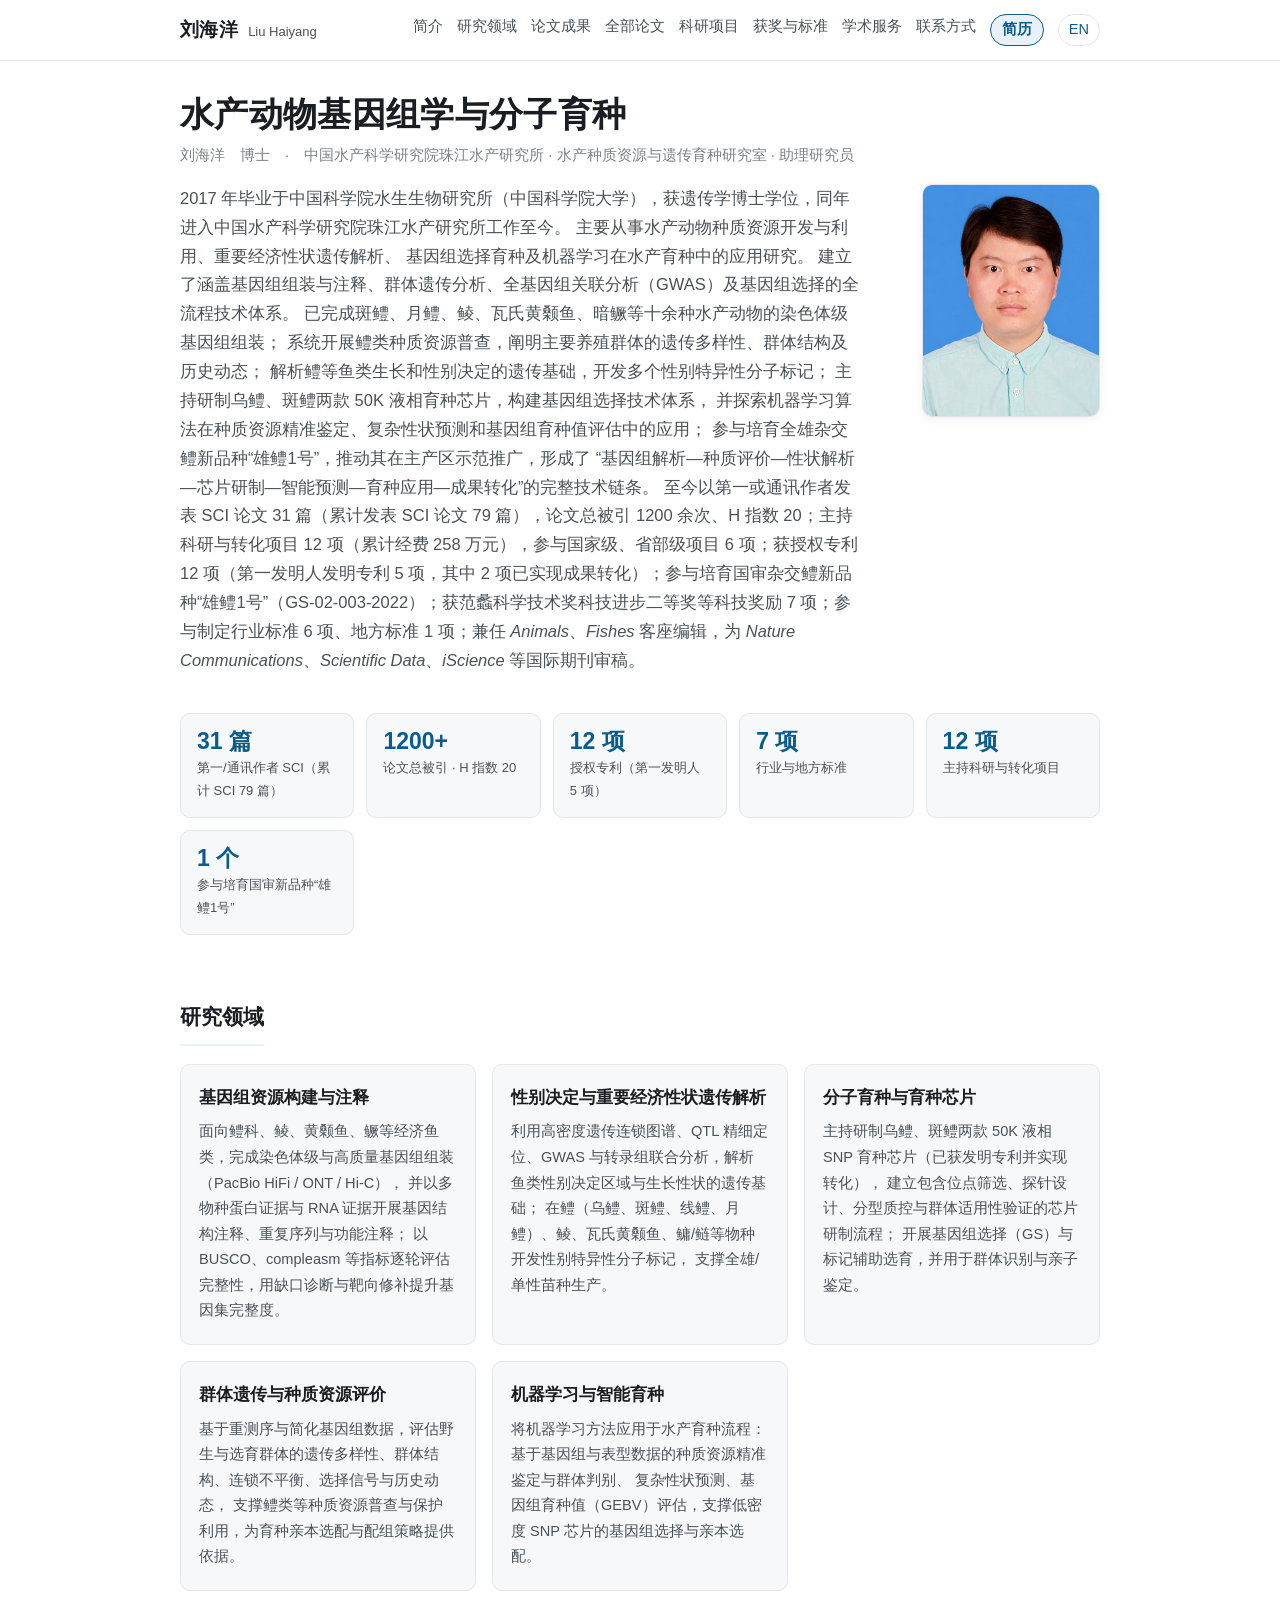
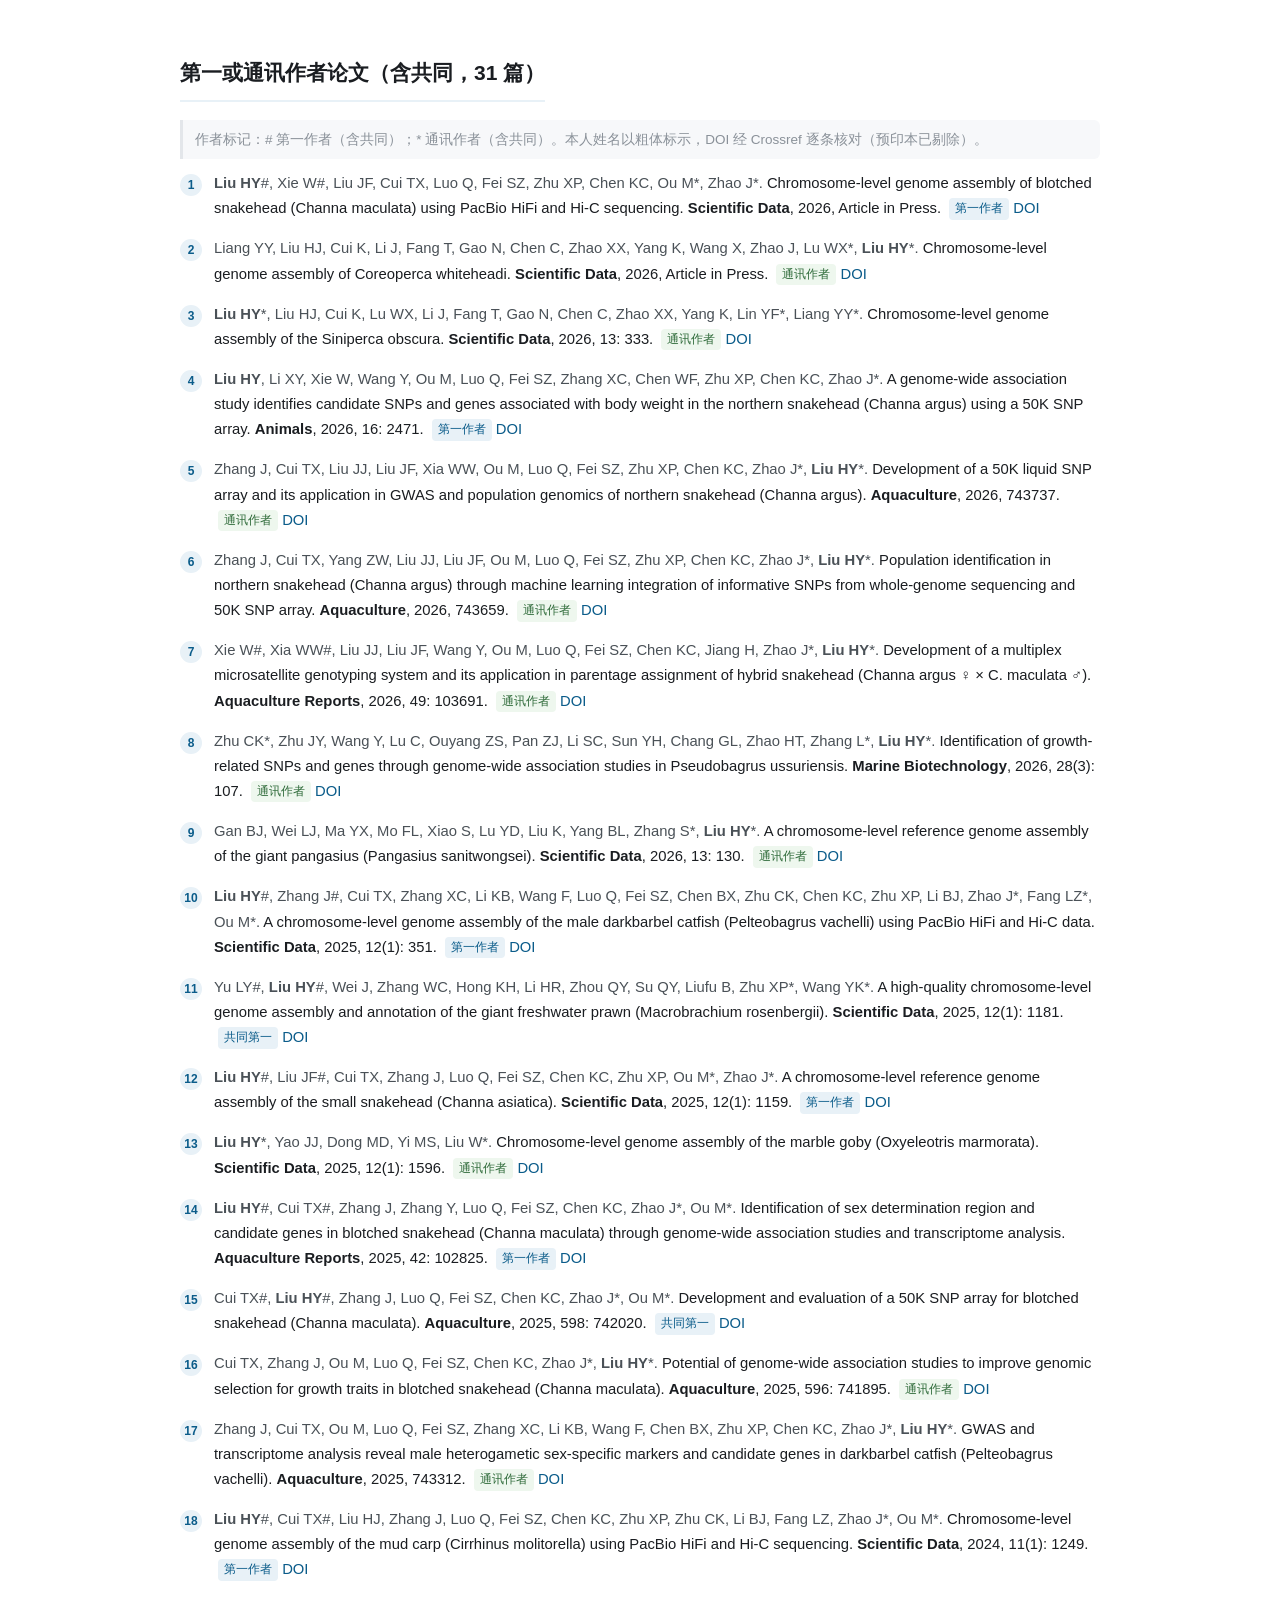
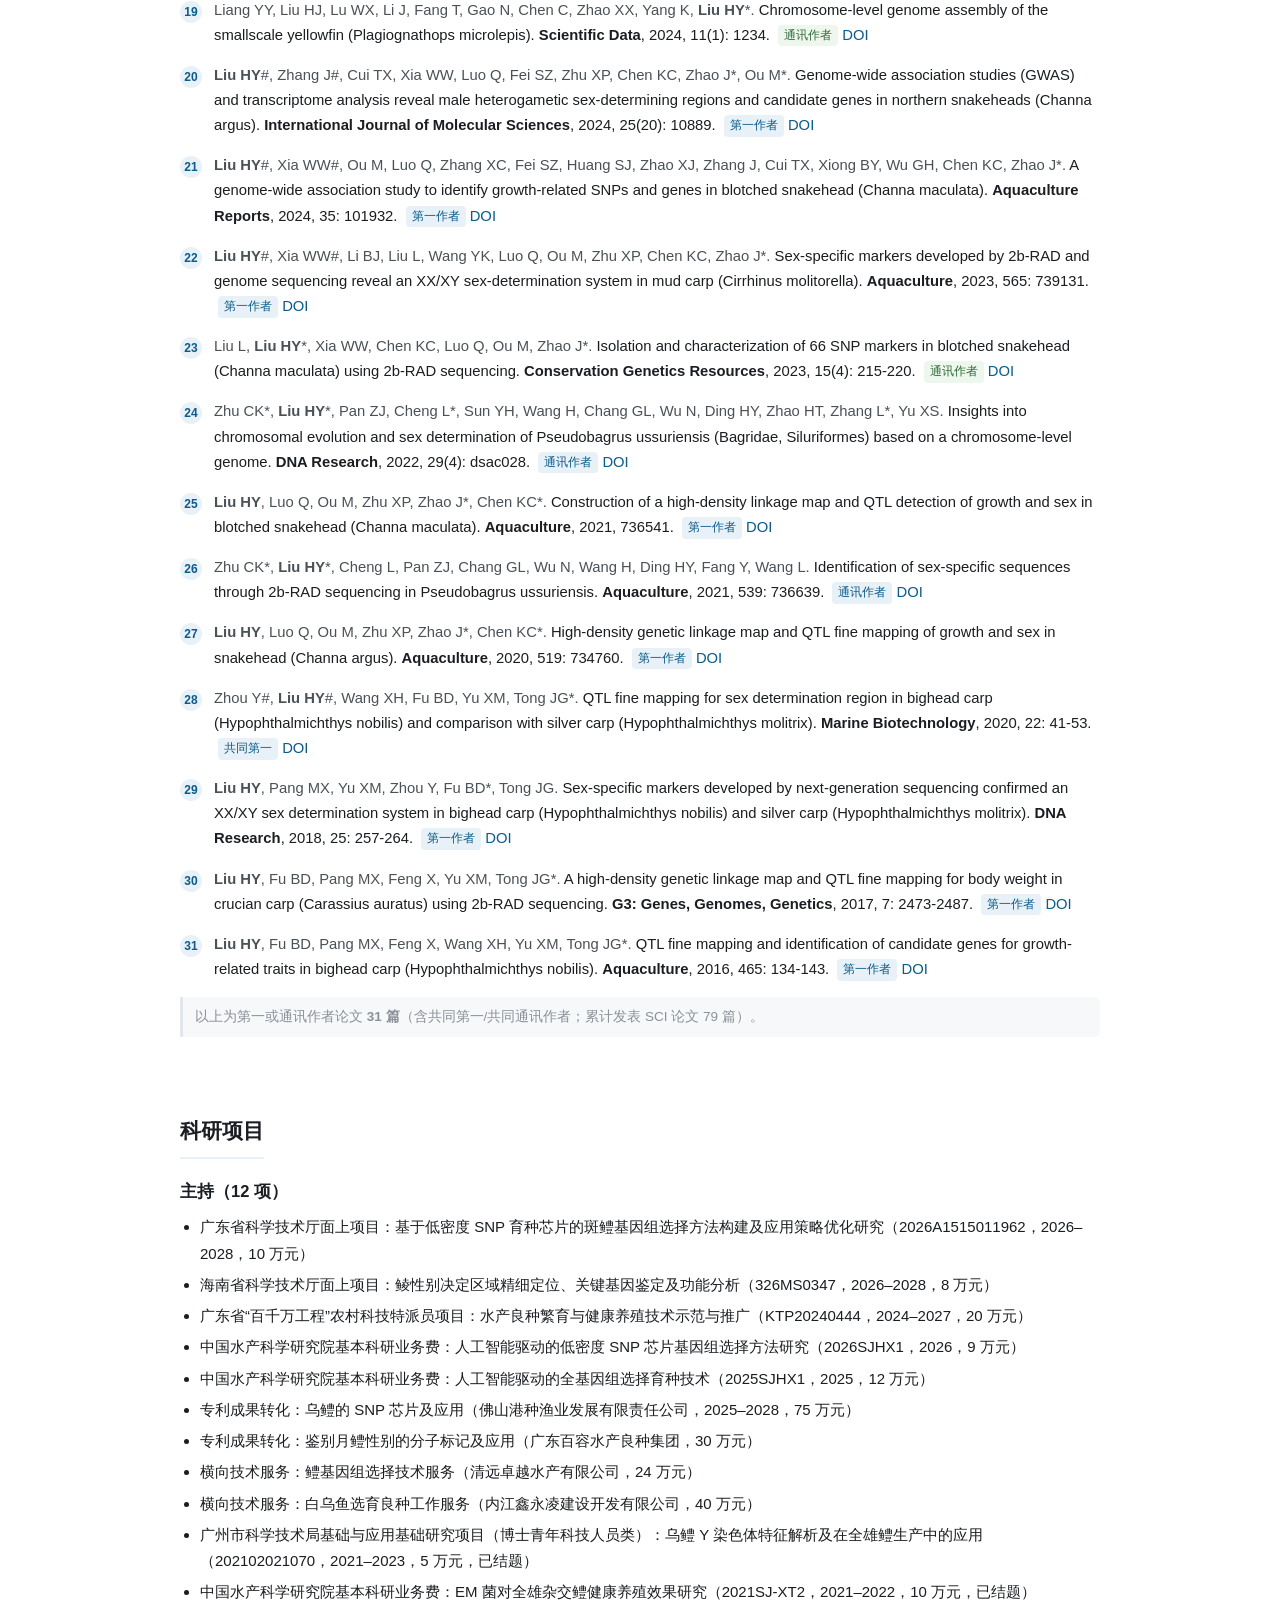
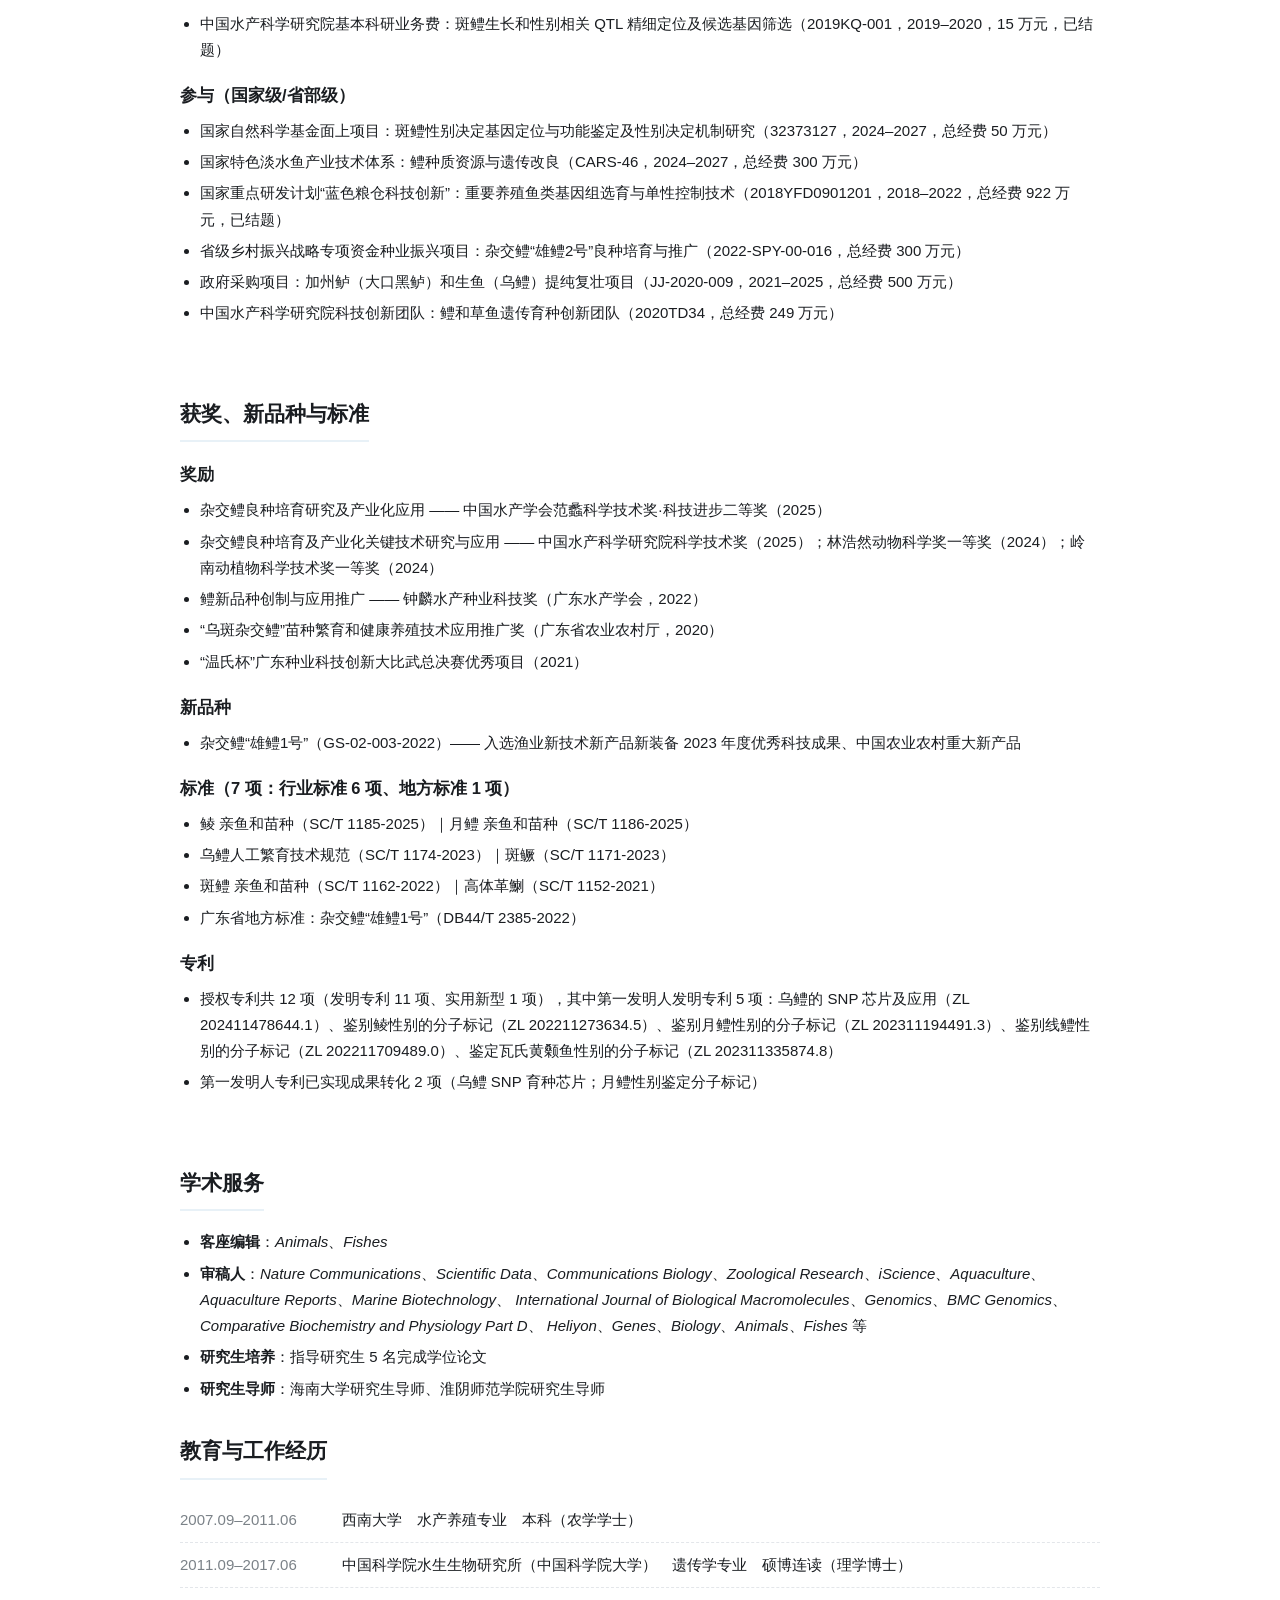
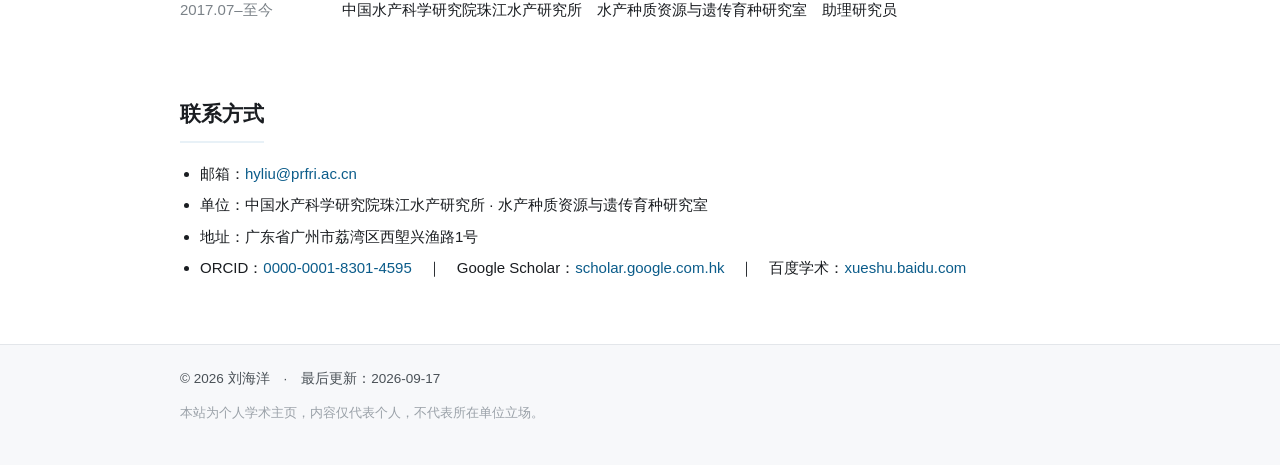
<file: index.html>
<!DOCTYPE html>
<html lang="zh-CN">
<head>
<meta charset="utf-8">
<meta name="viewport" content="width=device-width, initial-scale=1">
<title>刘海洋｜水产动物基因组学与分子育种 · 中国水产科学研究院珠江水产研究所</title>
<meta name="description" content="刘海洋，博士，中国水产科学研究院珠江水产研究所助理研究员。从事水产动物种质资源开发与利用、重要经济性状遗传解析与基因组选择育种：染色体级基因组组装与注释、性别决定与生长性状 GWAS/QTL 解析、50K 液相育种芯片研制、基因组选择与机器学习在水产育种中的应用。第一或通讯作者 SCI 论文 31 篇（累计 SCI 论文 79 篇），授权专利 12 项，参与培育杂交鳢“雄鳢1号”。">
<meta name="keywords" content="刘海洋,水产基因组学,分子育种,基因组组装,基因注释,GWAS,QTL,基因组选择,50K SNP芯片,鳢,斑鳢,乌鳢,鲮,瓦氏黄颡鱼,暗鳜,雄鳢1号,珠江水产研究所">
<meta name="author" content="刘海洋">
<meta name="robots" content="index,follow,max-image-preview:large">
<link rel="canonical" href="https://hyliu87-design.github.io/">
<link rel="alternate" hreflang="zh-CN" href="https://hyliu87-design.github.io/">
<link rel="alternate" hreflang="en" href="https://hyliu87-design.github.io/en.html">
<link rel="alternate" hreflang="x-default" href="https://hyliu87-design.github.io/">
<!-- 百度站长平台验证码：把 content 换成你从 ziyuan.baidu.com 拿到的值 -->
<meta name="baidu-site-verification" content="codeva-CHANGE-ME">
<link rel="icon" href="assets/favicon.svg" type="image/svg+xml">
<link rel="stylesheet" href="assets/style.css">
<meta property="og:type" content="profile">
<meta property="og:title" content="刘海洋｜水产动物基因组学与分子育种">
<meta property="og:description" content="染色体级基因组组装与注释、性别决定与生长性状 GWAS/QTL、50K 液相育种芯片与基因组选择。">
<meta property="og:url" content="https://hyliu87-design.github.io/">
  <meta property="og:image" content="https://hyliu87-design.github.io/assets/photo.jpg">
  <meta property="og:image:width" content="640">
  <meta property="og:image:height" content="842">
<meta property="og:locale" content="zh_CN">
<meta property="og:locale:alternate" content="en_US">
<script type="application/ld+json">
{
  "@context": "https://schema.org",
  "@type": "Person",
  "name": "刘海洋",
  "alternateName": "Liu Haiyang",
  "jobTitle": "助理研究员",
  "affiliation": {
    "@type": "Organization",
    "name": "中国水产科学研究院珠江水产研究所",
    "department": "水产种质资源与遗传育种研究室"
  },
  "alumniOf": [
    {"@type": "CollegeOrUniversity", "name": "中国科学院水生生物研究所（中国科学院大学）"},
    {"@type": "CollegeOrUniversity", "name": "西南大学"}
  ],
  "@id": "https://orcid.org/0000-0001-8301-4595",
  "url": "https://hyliu87-design.github.io/",
    "image": "https://hyliu87-design.github.io/assets/photo.jpg",
  "email": "mailto:hyliu@prfri.ac.cn",
  "knowsAbout": [
    "水产动物基因组学", "基因组组装", "基因结构注释", "群体基因组学", "全基因组关联分析（GWAS）",
    "QTL 精细定位", "性别决定机制", "分子育种", "SNP 育种芯片", "基因组选择", "种质资源评价",
    "机器学习在水产育种中的应用"
  ],
  "sameAs": ["https://orcid.org/0000-0001-8301-4595", "https://scholar.google.com.hk/citations?user=ZkBGkaMAAAAJ&hl=zh-CN",
    "https://xueshu.baidu.com/scholarID/CN-BP84NSHJ"]
}
</script>
</head>
<body>
<a class="skip" href="#main">跳到正文</a>

<header class="site-header">
  <div class="wrap">
    <div class="brand">
      <span class="name">刘海洋</span>
      <span class="name-en">Liu Haiyang</span>
    </div>
    <nav class="nav" aria-label="站点导航">
      <a href="#profile">简介</a>
      <a href="#research">研究领域</a>
      <a href="#pubs">论文成果</a>
      <a href="publications.html">全部论文</a>
      <a href="#projects">科研项目</a>
      <a href="#honors">获奖与标准</a>
      <a href="#service">学术服务</a>
      <a href="#contact">联系方式</a>
      <a class="cv-link" href="cv.html">简历</a>
      <a class="lang" href="en.html" hreflang="en" lang="en">EN</a>
    </nav>
  </div>
</header>

<main id="main">
  <section id="profile" class="hero wrap">
        <h1>水产动物基因组学与分子育种</h1>
    <p class="subtitle">刘海洋　博士　·　中国水产科学研究院珠江水产研究所 · 水产种质资源与遗传育种研究室 · 助理研究员</p>
    <div class="hero-grid">
      <div class="hero-text">
        <p class="lede">
              2017 年毕业于中国科学院水生生物研究所（中国科学院大学），获遗传学博士学位，同年进入中国水产科学研究院珠江水产研究所工作至今。      主要从事水产动物种质资源开发与利用、重要经济性状遗传解析、      基因组选择育种及机器学习在水产育种中的应用研究。 建立了涵盖基因组组装与注释、群体遗传分析、全基因组关联分析（GWAS）及基因组选择的全流程技术体系。      已完成斑鳢、月鳢、鲮、瓦氏黄颡鱼、暗鳜等十余种水产动物的染色体级基因组组装；      系统开展鳢类种质资源普查，阐明主要养殖群体的遗传多样性、群体结构及历史动态；      解析鳢等鱼类生长和性别决定的遗传基础，开发多个性别特异性分子标记；      主持研制乌鳢、斑鳢两款 50K 液相育种芯片，构建基因组选择技术体系，      并探索机器学习算法在种质资源精准鉴定、复杂性状预测和基因组育种值评估中的应用；      参与培育全雄杂交鳢新品种“雄鳢1号”，推动其在主产区示范推广，形成了      “基因组解析—种质评价—性状解析—芯片研制—智能预测—育种应用—成果转化”的完整技术链条。
             至今以第一或通讯作者发表 SCI 论文 31 篇（累计发表 SCI 论文 79 篇），论文总被引 1200 余次、H 指数 20；主持科研与转化项目 12 项（累计经费 258 万元），参与国家级、省部级项目 6 项；获授权专利 12 项（第一发明人发明专利 5 项，其中 2 项已实现成果转化）；参与培育国审杂交鳢新品种“雄鳢1号”（GS-02-003-2022）；获范蠡科学技术奖科技进步二等奖等科技奖励 7 项；参与制定行业标准 6 项、地方标准 1 项；兼任 <em>Animals</em>、<em>Fishes</em> 客座编辑，为 <em>Nature Communications</em>、<em>Scientific Data</em>、<em>iScience</em> 等国际期刊审稿。
            </p>
      </div>
      <figure class="hero-photo">
        <img src="assets/photo.jpg" srcset="assets/photo-320.jpg 320w, assets/photo.jpg 640w"
             sizes="(max-width:640px) 210px, 252px" width="640" height="842"
             alt="刘海洋 博士" decoding="async">
      </figure>
    </div>

    <div class="stats">
      <div class="stat"><div class="num">31 篇</div><div class="lbl">第一/通讯作者 SCI（累计 SCI 79 篇）</div></div>
      <div class="stat"><div class="num">1200+</div><div class="lbl">论文总被引 · H 指数 20</div></div>
      <div class="stat"><div class="num">12 项</div><div class="lbl">授权专利（第一发明人 5 项）</div></div>
      <div class="stat"><div class="num">7 项</div><div class="lbl">行业与地方标准</div></div>
      <div class="stat"><div class="num">12 项</div><div class="lbl">主持科研与转化项目</div></div>
      <div class="stat"><div class="num">1 个</div><div class="lbl">参与培育国审新品种“雄鳢1号”</div></div>
    </div>
  </section>

  <section id="research" class="wrap">
    <h2>研究领域</h2>
    <div class="cards">
      <article class="card">
        <h3>基因组资源构建与注释</h3>
        <p>面向鳢科、鲮、黄颡鱼、鳜等经济鱼类，完成染色体级与高质量基因组组装（PacBio HiFi / ONT / Hi-C），
           并以多物种蛋白证据与 RNA 证据开展基因结构注释、重复序列与功能注释；
           以 BUSCO、compleasm 等指标逐轮评估完整性，用缺口诊断与靶向修补提升基因集完整度。</p>
      </article>
      <article class="card">
        <h3>性别决定与重要经济性状遗传解析</h3>
        <p>利用高密度遗传连锁图谱、QTL 精细定位、GWAS 与转录组联合分析，解析鱼类性别决定区域与生长性状的遗传基础；
           在鳢（乌鳢、斑鳢、线鳢、月鳢）、鲮、瓦氏黄颡鱼、鳙/鲢等物种开发性别特异性分子标记，
           支撑全雄/单性苗种生产。</p>
      </article>
      <article class="card">
        <h3>分子育种与育种芯片</h3>
        <p>主持研制乌鳢、斑鳢两款 50K 液相 SNP 育种芯片（已获发明专利并实现转化），
           建立包含位点筛选、探针设计、分型质控与群体适用性验证的芯片研制流程；
           开展基因组选择（GS）与标记辅助选育，并用于群体识别与亲子鉴定。</p>
      </article>
            <article class="card">
        <h3>群体遗传与种质资源评价</h3>
        <p>基于重测序与简化基因组数据，评估野生与选育群体的遗传多样性、群体结构、连锁不平衡、选择信号与历史动态，
           支撑鳢类等种质资源普查与保护利用，为育种亲本选配与配组策略提供依据。</p>
      </article>
<article class="card">
        <h3>机器学习与智能育种</h3>
        <p>将机器学习方法应用于水产育种流程：基于基因组与表型数据的种质资源精准鉴定与群体判别、
           复杂性状预测、基因组育种值（GEBV）评估，支撑低密度 SNP 芯片的基因组选择与亲本选配。</p>
      </article>
    </div>
  </section>

  <section id="pubs" class="wrap">
    <h2>第一或通讯作者论文（含共同，31 篇）</h2>
    <p class="hint">作者标记：# 第一作者（含共同）；* 通讯作者（含共同）。本人姓名以粗体标示，DOI 经 Crossref 逐条核对（预印本已剔除）。</p>
        <ol class="pub-list">
      <li>
        <span class="pub-authors"><strong>Liu HY</strong>#, Xie W#, Liu JF, Cui TX, Luo Q, Fei SZ, Zhu XP, Chen KC, Ou M*, Zhao J*.</span>
        <span class="pub-title">Chromosome-level genome assembly of blotched snakehead (Channa maculata) using PacBio HiFi and Hi-C sequencing.</span>
        <span class="pub-journal">Scientific Data</span>, 2026, Article in Press.
        <span class="role">第一作者</span>
        <a href="https://doi.org/10.1038/s41597-026-07416-8" rel="noopener" target="_blank">DOI</a>
      </li>
      <li>
        <span class="pub-authors">Liang YY, Liu HJ, Cui K, Li J, Fang T, Gao N, Chen C, Zhao XX, Yang K, Wang X, Zhao J, Lu WX*, <strong>Liu HY</strong>*.</span>
        <span class="pub-title">Chromosome-level genome assembly of Coreoperca whiteheadi.</span>
        <span class="pub-journal">Scientific Data</span>, 2026, Article in Press.
        <span class="role co">通讯作者</span>
        <a href="https://doi.org/10.1038/s41597-026-08170-7" rel="noopener" target="_blank">DOI</a>
      </li>
      <li>
        <span class="pub-authors"><strong>Liu HY</strong>*, Liu HJ, Cui K, Lu WX, Li J, Fang T, Gao N, Chen C, Zhao XX, Yang K, Lin YF*, Liang YY*.</span>
        <span class="pub-title">Chromosome-level genome assembly of the Siniperca obscura.</span>
        <span class="pub-journal">Scientific Data</span>, 2026, 13: 333.
        <span class="role co">通讯作者</span>
        <a href="https://doi.org/10.1038/s41597-026-06678-6" rel="noopener" target="_blank">DOI</a>
      </li>
      <li>
        <span class="pub-authors"><strong>Liu HY</strong>, Li XY, Xie W, Wang Y, Ou M, Luo Q, Fei SZ, Zhang XC, Chen WF, Zhu XP, Chen KC, Zhao J*.</span>
        <span class="pub-title">A genome-wide association study identifies candidate SNPs and genes associated with body weight in the northern snakehead (Channa argus) using a 50K SNP array.</span>
        <span class="pub-journal">Animals</span>, 2026, 16: 2471.
        <span class="role">第一作者</span>
        <a href="https://doi.org/10.3390/ani16162471" rel="noopener" target="_blank">DOI</a>
      </li>
      <li>
        <span class="pub-authors">Zhang J, Cui TX, Liu JJ, Liu JF, Xia WW, Ou M, Luo Q, Fei SZ, Zhu XP, Chen KC, Zhao J*, <strong>Liu HY</strong>*.</span>
        <span class="pub-title">Development of a 50K liquid SNP array and its application in GWAS and population genomics of northern snakehead (Channa argus).</span>
        <span class="pub-journal">Aquaculture</span>, 2026, 743737.
        <span class="role co">通讯作者</span>
        <a href="https://doi.org/10.1016/j.aquaculture.2026.743737" rel="noopener" target="_blank">DOI</a>
      </li>
      <li>
        <span class="pub-authors">Zhang J, Cui TX, Yang ZW, Liu JJ, Liu JF, Ou M, Luo Q, Fei SZ, Zhu XP, Chen KC, Zhao J*, <strong>Liu HY</strong>*.</span>
        <span class="pub-title">Population identification in northern snakehead (Channa argus) through machine learning integration of informative SNPs from whole-genome sequencing and 50K SNP array.</span>
        <span class="pub-journal">Aquaculture</span>, 2026, 743659.
        <span class="role co">通讯作者</span>
        <a href="https://doi.org/10.1016/j.aquaculture.2026.743659" rel="noopener" target="_blank">DOI</a>
      </li>
      <li>
        <span class="pub-authors">Xie W#, Xia WW#, Liu JJ, Liu JF, Wang Y, Ou M, Luo Q, Fei SZ, Chen KC, Jiang H, Zhao J*, <strong>Liu HY</strong>*.</span>
        <span class="pub-title">Development of a multiplex microsatellite genotyping system and its application in parentage assignment of hybrid snakehead (Channa argus ♀ × C. maculata ♂).</span>
        <span class="pub-journal">Aquaculture Reports</span>, 2026, 49: 103691.
        <span class="role co">通讯作者</span>
        <a href="https://doi.org/10.1016/j.aqrep.2026.103691" rel="noopener" target="_blank">DOI</a>
      </li>
      <li>
        <span class="pub-authors">Zhu CK*, Zhu JY, Wang Y, Lu C, Ouyang ZS, Pan ZJ, Li SC, Sun YH, Chang GL, Zhao HT, Zhang L*, <strong>Liu HY</strong>*.</span>
        <span class="pub-title">Identification of growth-related SNPs and genes through genome-wide association studies in Pseudobagrus ussuriensis.</span>
        <span class="pub-journal">Marine Biotechnology</span>, 2026, 28(3): 107.
        <span class="role co">通讯作者</span>
        <a href="https://doi.org/10.1007/s10126-026-10656-9" rel="noopener" target="_blank">DOI</a>
      </li>
      <li>
        <span class="pub-authors">Gan BJ, Wei LJ, Ma YX, Mo FL, Xiao S, Lu YD, Liu K, Yang BL, Zhang S*, <strong>Liu HY</strong>*.</span>
        <span class="pub-title">A chromosome-level reference genome assembly of the giant pangasius (Pangasius sanitwongsei).</span>
        <span class="pub-journal">Scientific Data</span>, 2026, 13: 130.
        <span class="role co">通讯作者</span>
        <a href="https://doi.org/10.1038/s41597-025-06445-z" rel="noopener" target="_blank">DOI</a>
      </li>
      <li>
        <span class="pub-authors"><strong>Liu HY</strong>#, Zhang J#, Cui TX, Zhang XC, Li KB, Wang F, Luo Q, Fei SZ, Chen BX, Zhu CK, Chen KC, Zhu XP, Li BJ, Zhao J*, Fang LZ*, Ou M*.</span>
        <span class="pub-title">A chromosome-level genome assembly of the male darkbarbel catfish (Pelteobagrus vachelli) using PacBio HiFi and Hi-C data.</span>
        <span class="pub-journal">Scientific Data</span>, 2025, 12(1): 351.
        <span class="role">第一作者</span>
        <a href="https://doi.org/10.1038/s41597-025-04662-0" rel="noopener" target="_blank">DOI</a>
      </li>
      <li>
        <span class="pub-authors">Yu LY#, <strong>Liu HY</strong>#, Wei J, Zhang WC, Hong KH, Li HR, Zhou QY, Su QY, Liufu B, Zhu XP*, Wang YK*.</span>
        <span class="pub-title">A high-quality chromosome-level genome assembly and annotation of the giant freshwater prawn (Macrobrachium rosenbergii).</span>
        <span class="pub-journal">Scientific Data</span>, 2025, 12(1): 1181.
        <span class="role">共同第一</span>
        <a href="https://doi.org/10.1038/s41597-025-05494-8" rel="noopener" target="_blank">DOI</a>
      </li>
      <li>
        <span class="pub-authors"><strong>Liu HY</strong>#, Liu JF#, Cui TX, Zhang J, Luo Q, Fei SZ, Chen KC, Zhu XP, Ou M*, Zhao J*.</span>
        <span class="pub-title">A chromosome-level reference genome assembly of the small snakehead (Channa asiatica).</span>
        <span class="pub-journal">Scientific Data</span>, 2025, 12(1): 1159.
        <span class="role">第一作者</span>
        <a href="https://doi.org/10.1038/s41597-025-05479-7" rel="noopener" target="_blank">DOI</a>
      </li>
      <li>
        <span class="pub-authors"><strong>Liu HY</strong>*, Yao JJ, Dong MD, Yi MS, Liu W*.</span>
        <span class="pub-title">Chromosome-level genome assembly of the marble goby (Oxyeleotris marmorata).</span>
        <span class="pub-journal">Scientific Data</span>, 2025, 12(1): 1596.
        <span class="role co">通讯作者</span>
        <a href="https://doi.org/10.1038/s41597-025-05878-w" rel="noopener" target="_blank">DOI</a>
      </li>
      <li>
        <span class="pub-authors"><strong>Liu HY</strong>#, Cui TX#, Zhang J, Zhang Y, Luo Q, Fei SZ, Chen KC, Zhao J*, Ou M*.</span>
        <span class="pub-title">Identification of sex determination region and candidate genes in blotched snakehead (Channa maculata) through genome-wide association studies and transcriptome analysis.</span>
        <span class="pub-journal">Aquaculture Reports</span>, 2025, 42: 102825.
        <span class="role">第一作者</span>
        <a href="https://doi.org/10.1016/j.aqrep.2025.102825" rel="noopener" target="_blank">DOI</a>
      </li>
      <li>
        <span class="pub-authors">Cui TX#, <strong>Liu HY</strong>#, Zhang J, Luo Q, Fei SZ, Chen KC, Zhao J*, Ou M*.</span>
        <span class="pub-title">Development and evaluation of a 50K SNP array for blotched snakehead (Channa maculata).</span>
        <span class="pub-journal">Aquaculture</span>, 2025, 598: 742020.
        <span class="role">共同第一</span>
        <a href="https://doi.org/10.1016/j.aquaculture.2024.742020" rel="noopener" target="_blank">DOI</a>
      </li>
      <li>
        <span class="pub-authors">Cui TX, Zhang J, Ou M, Luo Q, Fei SZ, Chen KC, Zhao J*, <strong>Liu HY</strong>*.</span>
        <span class="pub-title">Potential of genome-wide association studies to improve genomic selection for growth traits in blotched snakehead (Channa maculata).</span>
        <span class="pub-journal">Aquaculture</span>, 2025, 596: 741895.
        <span class="role co">通讯作者</span>
        <a href="https://doi.org/10.1016/j.aquaculture.2024.741895" rel="noopener" target="_blank">DOI</a>
      </li>
      <li>
        <span class="pub-authors">Zhang J, Cui TX, Ou M, Luo Q, Fei SZ, Zhang XC, Li KB, Wang F, Chen BX, Zhu XP, Chen KC, Zhao J*, <strong>Liu HY</strong>*.</span>
        <span class="pub-title">GWAS and transcriptome analysis reveal male heterogametic sex-specific markers and candidate genes in darkbarbel catfish (Pelteobagrus vachelli).</span>
        <span class="pub-journal">Aquaculture</span>, 2025, 743312.
        <span class="role co">通讯作者</span>
        <a href="https://doi.org/10.1016/j.aquaculture.2025.743312" rel="noopener" target="_blank">DOI</a>
      </li>
      <li>
        <span class="pub-authors"><strong>Liu HY</strong>#, Cui TX#, Liu HJ, Zhang J, Luo Q, Fei SZ, Chen KC, Zhu XP, Zhu CK, Li BJ, Fang LZ, Zhao J*, Ou M*.</span>
        <span class="pub-title">Chromosome-level genome assembly of the mud carp (Cirrhinus molitorella) using PacBio HiFi and Hi-C sequencing.</span>
        <span class="pub-journal">Scientific Data</span>, 2024, 11(1): 1249.
        <span class="role">第一作者</span>
        <a href="https://doi.org/10.1038/s41597-024-04075-5" rel="noopener" target="_blank">DOI</a>
      </li>
      <li>
        <span class="pub-authors">Liang YY, Liu HJ, Lu WX, Li J, Fang T, Gao N, Chen C, Zhao XX, Yang K, <strong>Liu HY</strong>*.</span>
        <span class="pub-title">Chromosome-level genome assembly of the smallscale yellowfin (Plagiognathops microlepis).</span>
        <span class="pub-journal">Scientific Data</span>, 2024, 11(1): 1234.
        <span class="role co">通讯作者</span>
        <a href="https://doi.org/10.1038/s41597-024-04105-2" rel="noopener" target="_blank">DOI</a>
      </li>
      <li>
        <span class="pub-authors"><strong>Liu HY</strong>#, Zhang J#, Cui TX, Xia WW, Luo Q, Fei SZ, Zhu XP, Chen KC, Zhao J*, Ou M*.</span>
        <span class="pub-title">Genome-wide association studies (GWAS) and transcriptome analysis reveal male heterogametic sex-determining regions and candidate genes in northern snakeheads (Channa argus).</span>
        <span class="pub-journal">International Journal of Molecular Sciences</span>, 2024, 25(20): 10889.
        <span class="role">第一作者</span>
        <a href="https://doi.org/10.3390/ijms252010889" rel="noopener" target="_blank">DOI</a>
      </li>
      <li>
        <span class="pub-authors"><strong>Liu HY</strong>#, Xia WW#, Ou M, Luo Q, Zhang XC, Fei SZ, Huang SJ, Zhao XJ, Zhang J, Cui TX, Xiong BY, Wu GH, Chen KC, Zhao J*.</span>
        <span class="pub-title">A genome-wide association study to identify growth-related SNPs and genes in blotched snakehead (Channa maculata).</span>
        <span class="pub-journal">Aquaculture Reports</span>, 2024, 35: 101932.
        <span class="role">第一作者</span>
        <a href="https://doi.org/10.1016/j.aqrep.2024.101932" rel="noopener" target="_blank">DOI</a>
      </li>
      <li>
        <span class="pub-authors"><strong>Liu HY</strong>#, Xia WW#, Li BJ, Liu L, Wang YK, Luo Q, Ou M, Zhu XP, Chen KC, Zhao J*.</span>
        <span class="pub-title">Sex-specific markers developed by 2b-RAD and genome sequencing reveal an XX/XY sex-determination system in mud carp (Cirrhinus molitorella).</span>
        <span class="pub-journal">Aquaculture</span>, 2023, 565: 739131.
        <span class="role">第一作者</span>
        <a href="https://doi.org/10.1016/j.aquaculture.2022.739131" rel="noopener" target="_blank">DOI</a>
      </li>
      <li>
        <span class="pub-authors">Liu L, <strong>Liu HY</strong>*, Xia WW, Chen KC, Luo Q, Ou M, Zhao J*.</span>
        <span class="pub-title">Isolation and characterization of 66 SNP markers in blotched snakehead (Channa maculata) using 2b-RAD sequencing.</span>
        <span class="pub-journal">Conservation Genetics Resources</span>, 2023, 15(4): 215-220.
        <span class="role co">通讯作者</span>
        <a href="https://doi.org/10.1007/s12686-023-01319-1" rel="noopener" target="_blank">DOI</a>
      </li>
      <li>
        <span class="pub-authors">Zhu CK*, <strong>Liu HY</strong>*, Pan ZJ, Cheng L*, Sun YH, Wang H, Chang GL, Wu N, Ding HY, Zhao HT, Zhang L*, Yu XS.</span>
        <span class="pub-title">Insights into chromosomal evolution and sex determination of Pseudobagrus ussuriensis (Bagridae, Siluriformes) based on a chromosome-level genome.</span>
        <span class="pub-journal">DNA Research</span>, 2022, 29(4): dsac028.
        <span class="role">通讯作者</span>
        <a href="https://doi.org/10.1093/dnares/dsac028" rel="noopener" target="_blank">DOI</a>
      </li>
      <li>
        <span class="pub-authors"><strong>Liu HY</strong>, Luo Q, Ou M, Zhu XP, Zhao J*, Chen KC*.</span>
        <span class="pub-title">Construction of a high-density linkage map and QTL detection of growth and sex in blotched snakehead (Channa maculata).</span>
        <span class="pub-journal">Aquaculture</span>, 2021, 736541.
        <span class="role">第一作者</span>
        <a href="https://doi.org/10.1016/j.aquaculture.2021.736541" rel="noopener" target="_blank">DOI</a>
      </li>
      <li>
        <span class="pub-authors">Zhu CK*, <strong>Liu HY</strong>*, Cheng L, Pan ZJ, Chang GL, Wu N, Wang H, Ding HY, Fang Y, Wang L.</span>
        <span class="pub-title">Identification of sex-specific sequences through 2b-RAD sequencing in Pseudobagrus ussuriensis.</span>
        <span class="pub-journal">Aquaculture</span>, 2021, 539: 736639.
        <span class="role">通讯作者</span>
        <a href="https://doi.org/10.1016/j.aquaculture.2021.736639" rel="noopener" target="_blank">DOI</a>
      </li>
      <li>
        <span class="pub-authors"><strong>Liu HY</strong>, Luo Q, Ou M, Zhu XP, Zhao J*, Chen KC*.</span>
        <span class="pub-title">High-density genetic linkage map and QTL fine mapping of growth and sex in snakehead (Channa argus).</span>
        <span class="pub-journal">Aquaculture</span>, 2020, 519: 734760.
        <span class="role">第一作者</span>
        <a href="https://doi.org/10.1016/j.aquaculture.2019.734760" rel="noopener" target="_blank">DOI</a>
      </li>
      <li>
        <span class="pub-authors">Zhou Y#, <strong>Liu HY</strong>#, Wang XH, Fu BD, Yu XM, Tong JG*.</span>
        <span class="pub-title">QTL fine mapping for sex determination region in bighead carp (Hypophthalmichthys nobilis) and comparison with silver carp (Hypophthalmichthys molitrix).</span>
        <span class="pub-journal">Marine Biotechnology</span>, 2020, 22: 41-53.
        <span class="role">共同第一</span>
        <a href="https://doi.org/10.1007/s10126-019-09929-3" rel="noopener" target="_blank">DOI</a>
      </li>
      <li>
        <span class="pub-authors"><strong>Liu HY</strong>, Pang MX, Yu XM, Zhou Y, Fu BD*, Tong JG.</span>
        <span class="pub-title">Sex-specific markers developed by next-generation sequencing confirmed an XX/XY sex determination system in bighead carp (Hypophthalmichthys nobilis) and silver carp (Hypophthalmichthys molitrix).</span>
        <span class="pub-journal">DNA Research</span>, 2018, 25: 257-264.
        <span class="role">第一作者</span>
        <a href="https://doi.org/10.1093/dnares/dsx054" rel="noopener" target="_blank">DOI</a>
      </li>
      <li>
        <span class="pub-authors"><strong>Liu HY</strong>, Fu BD, Pang MX, Feng X, Yu XM, Tong JG*.</span>
        <span class="pub-title">A high-density genetic linkage map and QTL fine mapping for body weight in crucian carp (Carassius auratus) using 2b-RAD sequencing.</span>
        <span class="pub-journal">G3: Genes, Genomes, Genetics</span>, 2017, 7: 2473-2487.
        <span class="role">第一作者</span>
        <a href="https://doi.org/10.1534/g3.117.041376" rel="noopener" target="_blank">DOI</a>
      </li>
      <li>
        <span class="pub-authors"><strong>Liu HY</strong>, Fu BD, Pang MX, Feng X, Wang XH, Yu XM, Tong JG*.</span>
        <span class="pub-title">QTL fine mapping and identification of candidate genes for growth-related traits in bighead carp (Hypophthalmichthys nobilis).</span>
        <span class="pub-journal">Aquaculture</span>, 2016, 465: 134-143.
        <span class="role">第一作者</span>
        <a href="https://doi.org/10.1016/j.aquaculture.2016.08.039" rel="noopener" target="_blank">DOI</a>
      </li></ol>
    <p class="hint">以上为第一或通讯作者论文 <strong>31 篇</strong>（含共同第一/共同通讯作者；累计发表 SCI 论文 79 篇）。</p>
  </section>

  <section id="projects" class="wrap">
    <h2>科研项目</h2>
    <h3>主持（12 项）</h3>
    <ul class="plain-list tight">
      <li>广东省科学技术厅面上项目：基于低密度 SNP 育种芯片的斑鳢基因组选择方法构建及应用策略优化研究（2026A1515011962，2026–2028，10 万元）</li>
      <li>海南省科学技术厅面上项目：鲮性别决定区域精细定位、关键基因鉴定及功能分析（326MS0347，2026–2028，8 万元）</li>
      <li>广东省“百千万工程”农村科技特派员项目：水产良种繁育与健康养殖技术示范与推广（KTP20240444，2024–2027，20 万元）</li>
      <li>中国水产科学研究院基本科研业务费：人工智能驱动的低密度 SNP 芯片基因组选择方法研究（2026SJHX1，2026，9 万元）</li>
      <li>中国水产科学研究院基本科研业务费：人工智能驱动的全基因组选择育种技术（2025SJHX1，2025，12 万元）</li>
      <li>专利成果转化：乌鳢的 SNP 芯片及应用（佛山港种渔业发展有限责任公司，2025–2028，75 万元）</li>
      <li>专利成果转化：鉴别月鳢性别的分子标记及应用（广东百容水产良种集团，30 万元）</li>
      <li>横向技术服务：鳢基因组选择技术服务（清远卓越水产有限公司，24 万元）</li>
      <li>横向技术服务：白乌鱼选育良种工作服务（内江鑫永凌建设开发有限公司，40 万元）</li>
      <li>广州市科学技术局基础与应用基础研究项目（博士青年科技人员类）：乌鳢 Y 染色体特征解析及在全雄鳢生产中的应用（202102021070，2021–2023，5 万元，已结题）</li>
      <li>中国水产科学研究院基本科研业务费：EM 菌对全雄杂交鳢健康养殖效果研究（2021SJ-XT2，2021–2022，10 万元，已结题）</li>
      <li>中国水产科学研究院基本科研业务费：斑鳢生长和性别相关 QTL 精细定位及候选基因筛选（2019KQ-001，2019–2020，15 万元，已结题）</li>
    </ul>
    <h3 style="margin-top:18px">参与（国家级/省部级）</h3>
    <ul class="plain-list tight">
      <li>国家自然科学基金面上项目：斑鳢性别决定基因定位与功能鉴定及性别决定机制研究（32373127，2024–2027，总经费 50 万元）</li>
      <li>国家特色淡水鱼产业技术体系：鳢种质资源与遗传改良（CARS-46，2024–2027，总经费 300 万元）</li>
      <li>国家重点研发计划“蓝色粮仓科技创新”：重要养殖鱼类基因组选育与单性控制技术（2018YFD0901201，2018–2022，总经费 922 万元，已结题）</li>
      <li>省级乡村振兴战略专项资金种业振兴项目：杂交鳢“雄鳢2号”良种培育与推广（2022-SPY-00-016，总经费 300 万元）</li>
      <li>政府采购项目：加州鲈（大口黑鲈）和生鱼（乌鳢）提纯复壮项目（JJ-2020-009，2021–2025，总经费 500 万元）</li>
      <li>中国水产科学研究院科技创新团队：鳢和草鱼遗传育种创新团队（2020TD34，总经费 249 万元）</li>
    </ul>
  </section>

  <section id="honors" class="wrap">
    <h2>获奖、新品种与标准</h2>
    <h3>奖励</h3>
    <ul class="plain-list tight">
      <li>杂交鳢良种培育研究及产业化应用 —— 中国水产学会范蠡科学技术奖·科技进步二等奖（2025）</li>
      <li>杂交鳢良种培育及产业化关键技术研究与应用 —— 中国水产科学研究院科学技术奖（2025）；林浩然动物科学奖一等奖（2024）；岭南动植物科学技术奖一等奖（2024）</li>
      <li>鳢新品种创制与应用推广 —— 钟麟水产种业科技奖（广东水产学会，2022）</li>
      <li>“乌斑杂交鳢”苗种繁育和健康养殖技术应用推广奖（广东省农业农村厅，2020）</li>
      <li>“温氏杯”广东种业科技创新大比武总决赛优秀项目（2021）</li>
    </ul>
    <h3 style="margin-top:18px">新品种</h3>
    <ul class="plain-list tight">
      <li>杂交鳢“雄鳢1号”（GS-02-003-2022）—— 入选渔业新技术新产品新装备 2023 年度优秀科技成果、中国农业农村重大新产品</li>
    </ul>
    <h3 style="margin-top:18px">标准（7 项：行业标准 6 项、地方标准 1 项）</h3>
    <ul class="plain-list tight">
      <li>鲮 亲鱼和苗种（SC/T 1185-2025）｜月鳢 亲鱼和苗种（SC/T 1186-2025）</li>
      <li>乌鳢人工繁育技术规范（SC/T 1174-2023）｜斑鳜（SC/T 1171-2023）</li>
      <li>斑鳢 亲鱼和苗种（SC/T 1162-2022）｜高体革䱨（SC/T 1152-2021）</li>
      <li>广东省地方标准：杂交鳢“雄鳢1号”（DB44/T 2385-2022）</li>
    </ul>
    <h3 style="margin-top:18px">专利</h3>
    <ul class="plain-list tight">
      <li>授权专利共 12 项（发明专利 11 项、实用新型 1 项），其中第一发明人发明专利 5 项：乌鳢的 SNP 芯片及应用（ZL 202411478644.1）、鉴别鲮性别的分子标记（ZL 202211273634.5）、鉴别月鳢性别的分子标记（ZL 202311194491.3）、鉴别线鳢性别的分子标记（ZL 202211709489.0）、鉴定瓦氏黄颡鱼性别的分子标记（ZL 202311335874.8）</li>
      <li>第一发明人专利已实现成果转化 2 项（乌鳢 SNP 育种芯片；月鳢性别鉴定分子标记）</li>
    </ul>
  </section>

  <section id="service" class="wrap">
    <h2>学术服务</h2>
    <ul class="plain-list tight">
      <li><strong>客座编辑</strong>：<em>Animals</em>、<em>Fishes</em></li>
      <li><strong>审稿人</strong>：<em>Nature Communications</em>、<em>Scientific Data</em>、<em>Communications Biology</em>、<em>Zoological Research</em>、<em>iScience</em>、<em>Aquaculture</em>、<em>Aquaculture Reports</em>、<em>Marine Biotechnology</em>、
          <em>International Journal of Biological Macromolecules</em>、<em>Genomics</em>、<em>BMC Genomics</em>、<em>Comparative Biochemistry and Physiology Part D</em>、
          <em>Heliyon</em>、<em>Genes</em>、<em>Biology</em>、<em>Animals</em>、<em>Fishes</em> 等</li>
      <li><strong>研究生培养</strong>：指导研究生 5 名完成学位论文</li>
        <li><strong>研究生导师</strong>：海南大学研究生导师、淮阴师范学院研究生导师</li>
    </ul>

    <h2 style="margin-top:26px">教育与工作经历</h2>
    <ul class="timeline">
      <li><span class="when">2007.09–2011.06</span><span>西南大学　水产养殖专业　本科（农学学士）</span></li>
      <li><span class="when">2011.09–2017.06</span><span>中国科学院水生生物研究所（中国科学院大学）　遗传学专业　硕博连读（理学博士）</span></li>
      <li><span class="when">2017.07–至今</span><span>中国水产科学研究院珠江水产研究所　水产种质资源与遗传育种研究室　助理研究员</span></li>
    </ul>
  </section>

  
  <section id="contact" class="wrap">
    <h2>联系方式</h2>
    <ul class="plain-list tight">
      <li>邮箱：<a href="mailto:hyliu@prfri.ac.cn">hyliu@prfri.ac.cn</a></li>
      <li>单位：中国水产科学研究院珠江水产研究所 · 水产种质资源与遗传育种研究室</li>
      <li>地址：广东省广州市荔湾区西塱兴渔路1号</li>
      <li>ORCID：<a href="https://orcid.org/0000-0001-8301-4595" rel="me noopener" target="_blank">0000-0001-8301-4595</a>　｜　Google Scholar：<a href="https://scholar.google.com.hk/citations?user=ZkBGkaMAAAAJ&hl=zh-CN" rel="noopener" target="_blank">scholar.google.com.hk</a>　｜　百度学术：<a href="https://xueshu.baidu.com/scholarID/CN-BP84NSHJ" rel="noopener" target="_blank">xueshu.baidu.com</a></li>
    </ul>
  </section>
</main>

<footer class="site-footer">
  <div class="wrap">
    <p>© <span id="y">2026</span> 刘海洋　·　最后更新：2026-09-17</p>
    <p class="tiny">本站为个人学术主页，内容仅代表个人，不代表所在单位立场。</p>
  </div>
</footer>
<script>document.getElementById('y').textContent=new Date().getFullYear();</script>
</body>
</html>
</file>
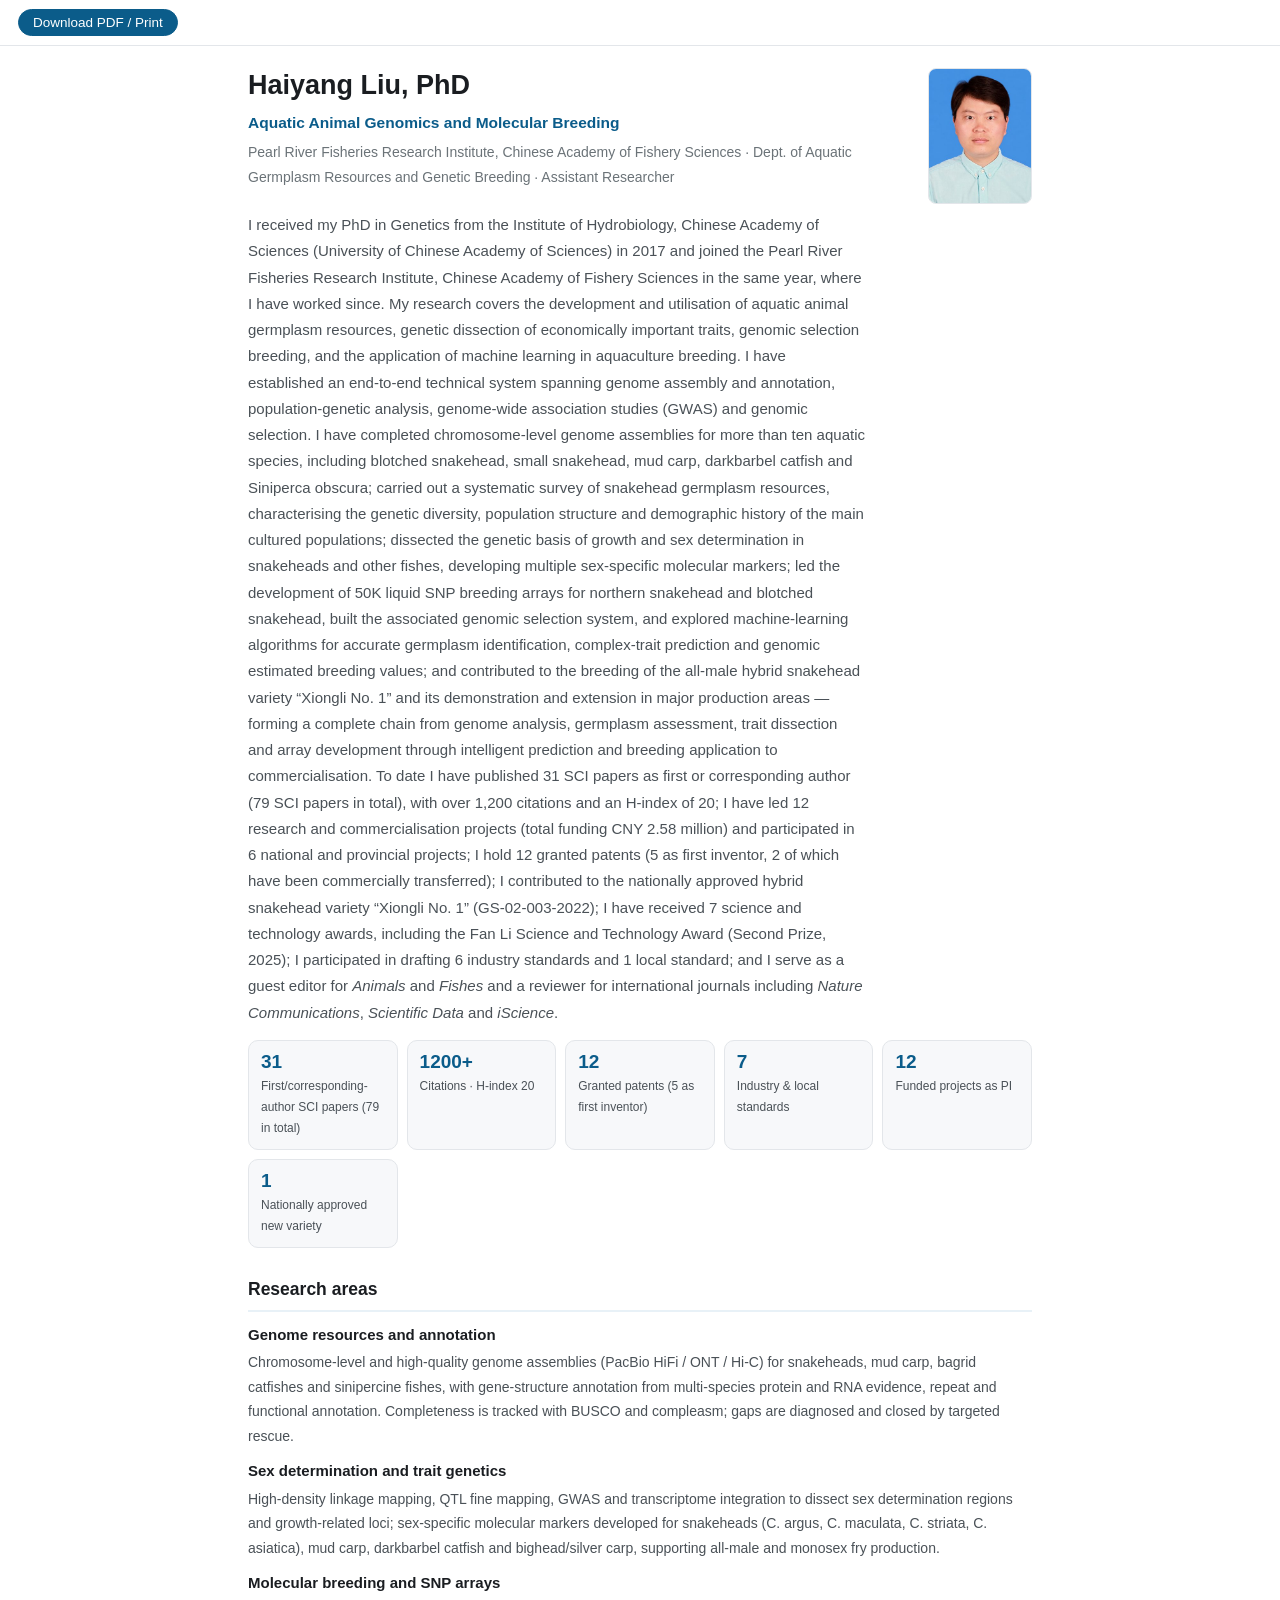
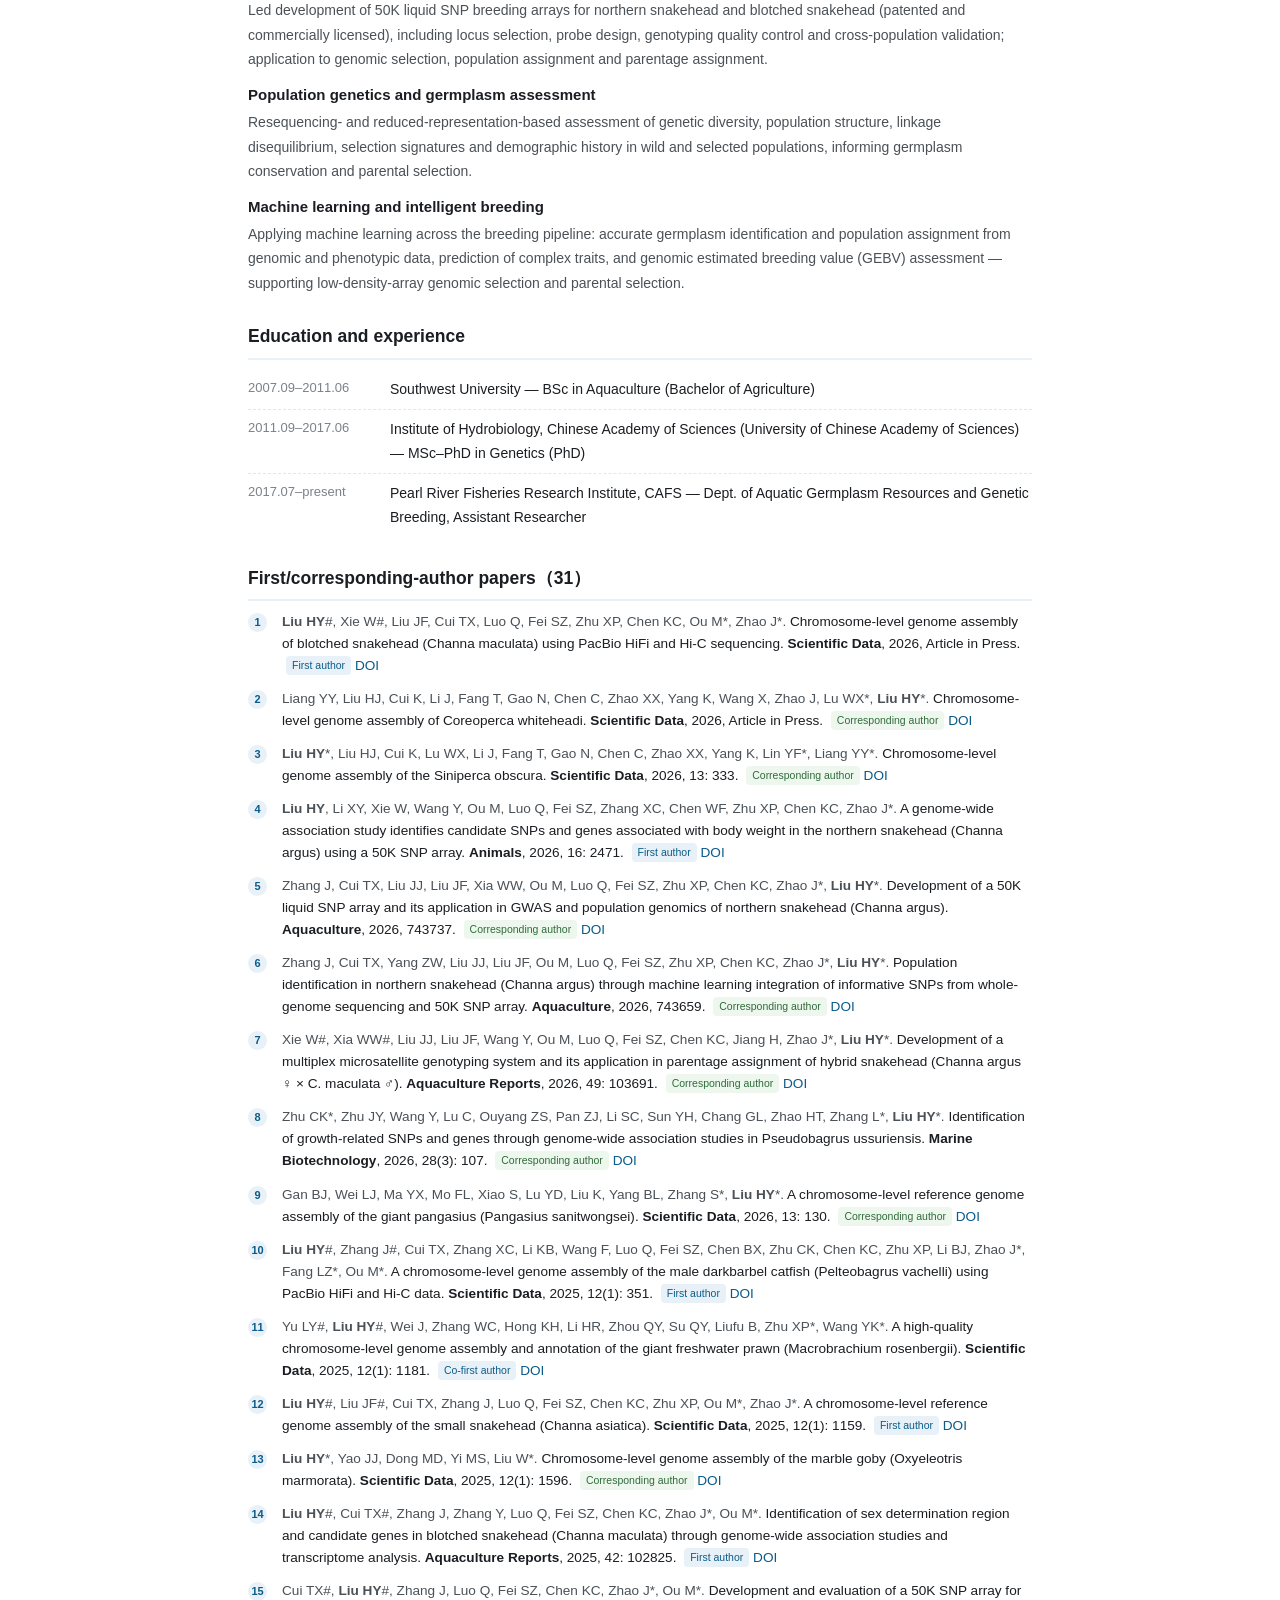
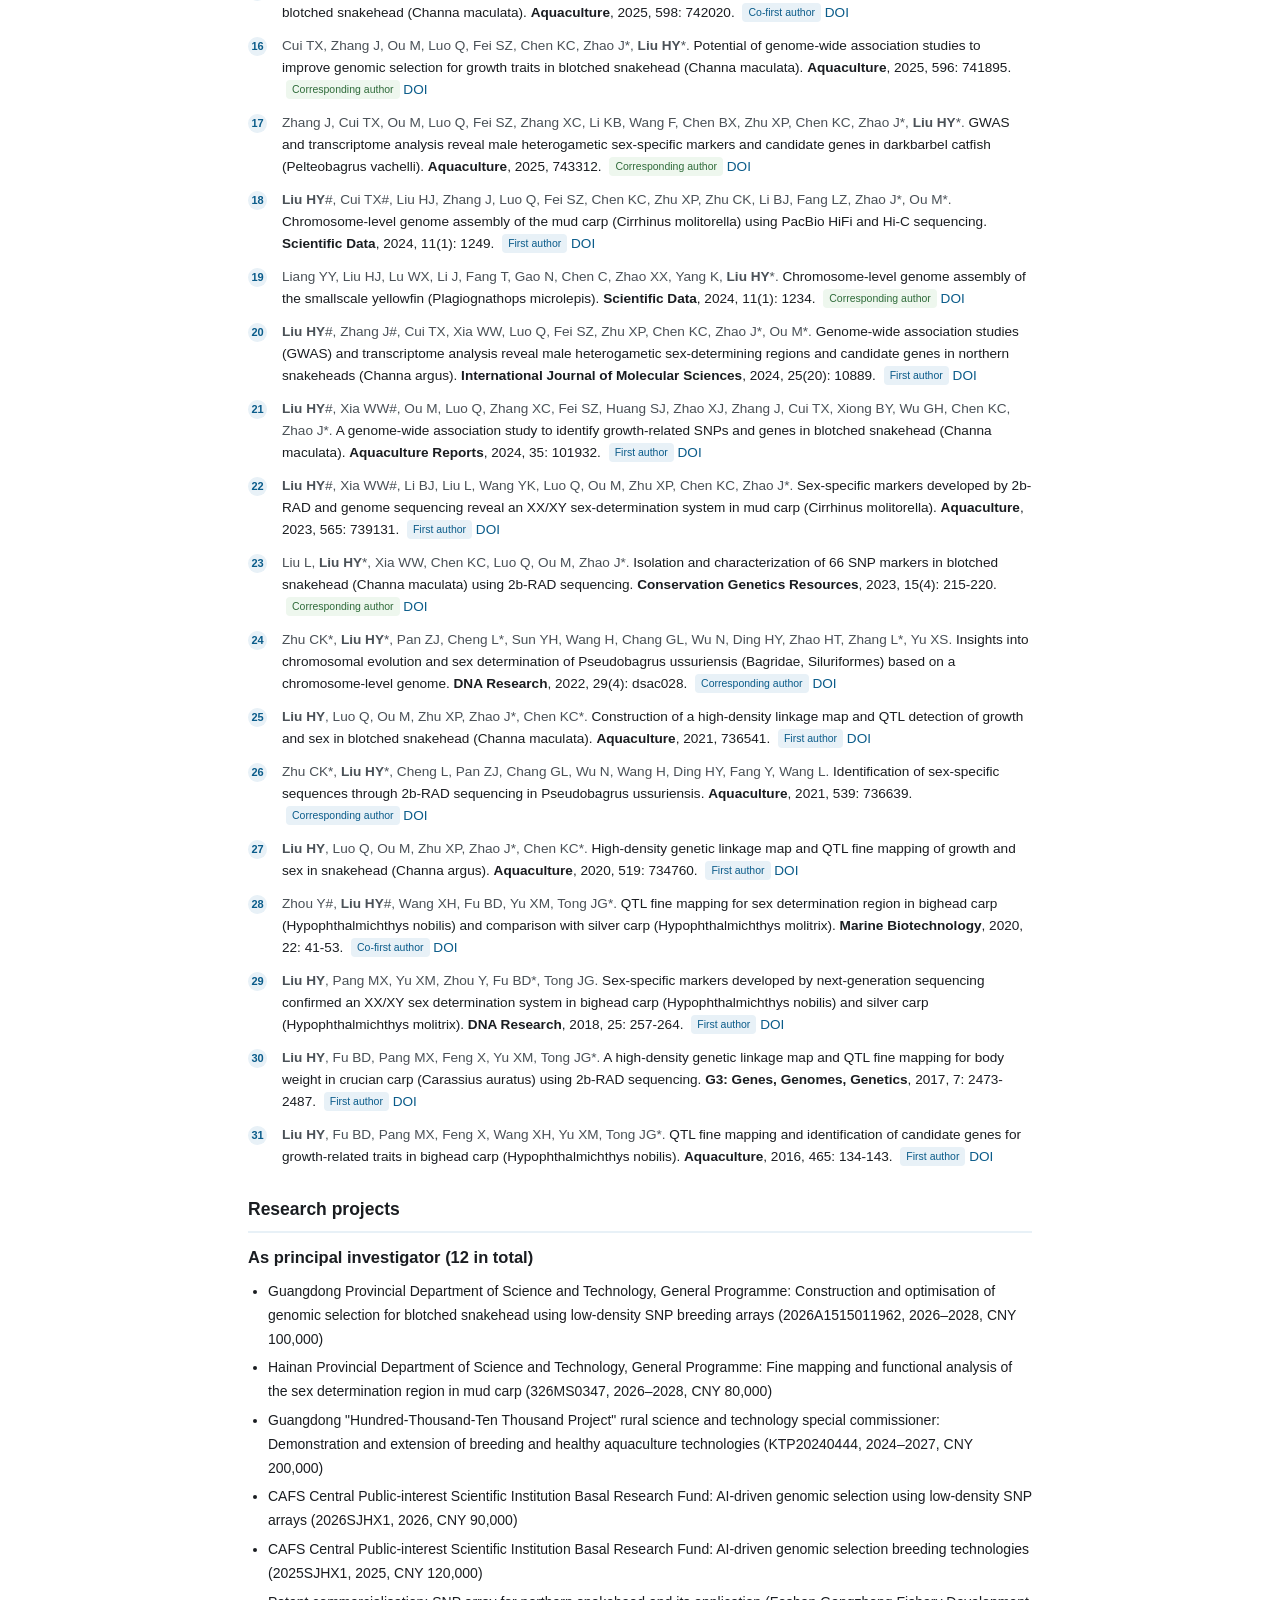
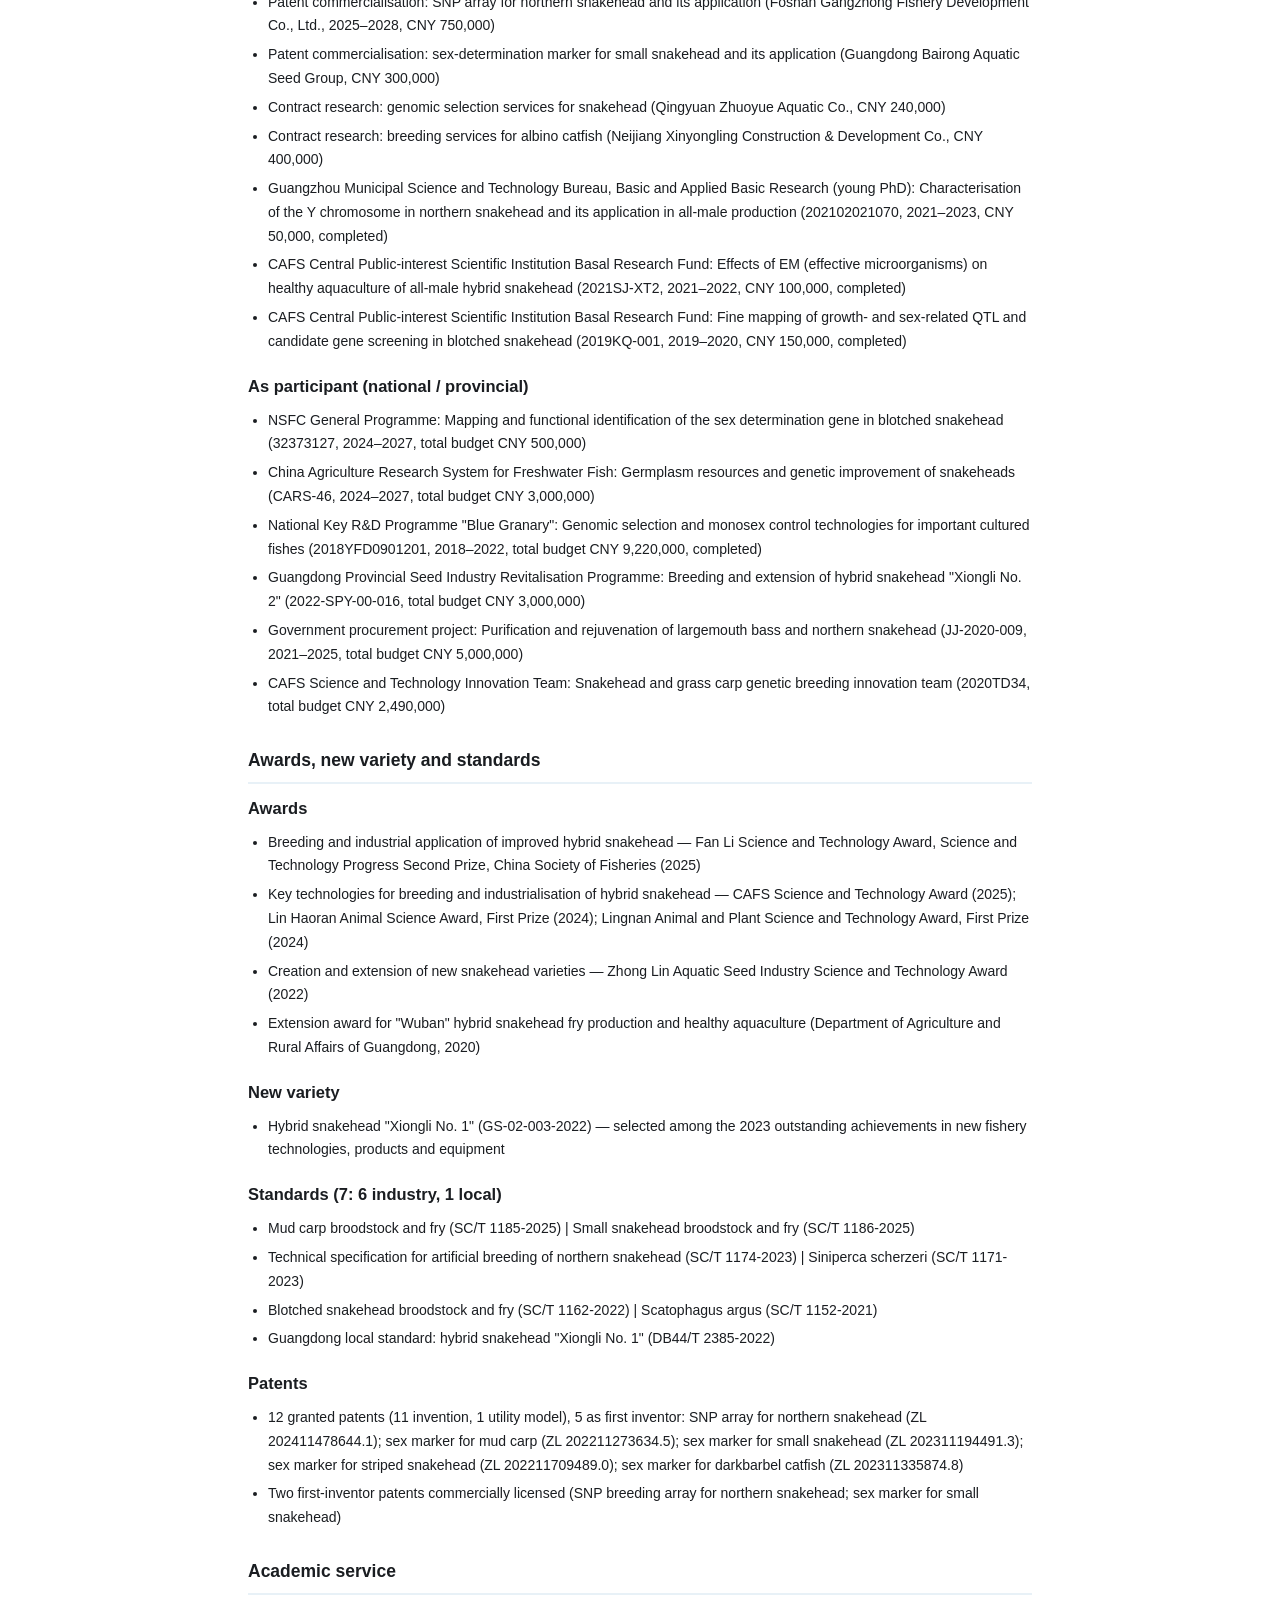
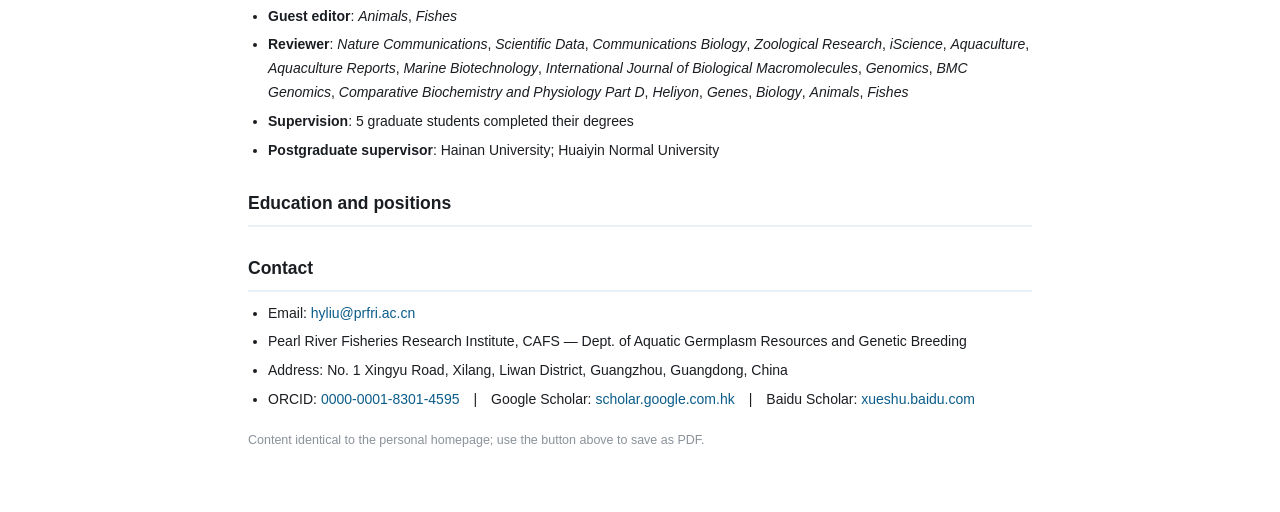
<file: cv-en-standalone.html>
<!DOCTYPE html>
<html lang="en">
<head>
<meta charset="utf-8">
<meta name="viewport" content="width=device-width, initial-scale=1">
<!-- 单文件版：可直接发给别人，双击用浏览器打开 -->
<title>Haiyang Liu · CV</title>
<meta name="description" content="Haiyang Liu, PhD — Aquatic Animal Genomics and Molecular Breeding · Pearl River Fisheries Research Institute, Chinese Academy of Fishery Sciences · Dept. of Aquatic Germplasm Resources and Genetic Breeding · Assistant Researcher">
<meta name="robots" content="noindex,follow">
<link rel="icon" href="[data-uri]" type="image/svg+xml">
<style>
:root{
  --fg:#1a1d21; --fg-soft:#4a5157; --bg:#ffffff; --bg-soft:#f7f8fa;
  --line:#e3e6ea; --accent:#0b5c8a; --accent-soft:#e8f1f7; --maxw:960px;
}
*{box-sizing:border-box}
html{-webkit-text-size-adjust:100%}
body{
  margin:0; background:var(--bg); color:var(--fg);
  font:16px/1.75 -apple-system,BlinkMacSystemFont,"Segoe UI","PingFang SC","Hiragino Sans GB",
       "Microsoft YaHei","Noto Sans CJK SC","Source Han Sans SC",Arial,sans-serif;
}
a{color:var(--accent); text-decoration:none}
a:hover{text-decoration:underline}
.wrap{max-width:var(--maxw); margin:0 auto; padding:0 20px}
.skip{position:absolute; left:-9999px}
.skip:focus{left:8px; top:8px; background:#fff; padding:8px 12px; border:1px solid var(--line); z-index:9}

/* header */
.site-header{position:sticky; top:0; z-index:5; background:rgba(255,255,255,.94);
  backdrop-filter:saturate(180%) blur(8px); border-bottom:1px solid var(--line)}
.site-header .wrap{display:flex; align-items:center; justify-content:space-between;
  gap:16px; min-height:60px; flex-wrap:wrap; padding-top:8px; padding-bottom:8px}
.brand{display:flex; align-items:baseline; gap:10px}
.brand .name{font-size:19px; font-weight:700; letter-spacing:.02em}
.brand .name-en{font-size:13px; color:var(--fg-soft)}
.nav{display:flex; gap:14px; flex-wrap:wrap; font-size:14.5px}
.nav a{color:var(--fg-soft)}
.nav a.lang{border:1px solid var(--line); border-radius:999px; padding:2px 10px; color:var(--accent)}
.nav a.cv-link{border:1px solid var(--accent); background:var(--accent-soft); border-radius:999px;
  padding:2px 11px; color:var(--accent); font-weight:600}

/* hero */
.hero{padding:52px 20px 8px}
.hero h1{margin:0 0 6px; font-size:clamp(25px,3.6vw,34px); line-height:1.25; letter-spacing:.01em}
.hero .subtitle{font-size:15px; color:#7b8288; margin:0 0 16px}
.lede{font-size:16.5px; color:var(--fg-soft); max-width:74ch; margin:0 0 16px}
.lede strong{color:var(--fg); font-weight:650}
.meta-line{font-size:14px; color:var(--fg-soft); border-top:1px dashed var(--line); padding-top:12px; margin:0}

/* hero 个人照片 */
.hero-grid{display:grid; grid-template-columns:minmax(0,1fr) auto; gap:28px; align-items:start}
.hero-photo{margin:0}
.hero-photo img{display:block; width:clamp(132px,15vw,178px); height:auto; border-radius:10px;
  border:1px solid var(--line); box-shadow:0 2px 10px rgba(0,0,0,.07)}

/* stats */
.stats{display:grid; grid-template-columns:repeat(auto-fit,minmax(150px,1fr)); gap:12px; margin:22px 0 0}
.stat{background:var(--bg-soft); border:1px solid var(--line); border-radius:10px; padding:14px 16px}
.stat .num{font-size:23px; font-weight:700; color:var(--accent); line-height:1.2}
.stat .lbl{font-size:13px; color:var(--fg-soft); margin-top:2px}

/* sections */
section.wrap{padding:32px 20px}
h2{font-size:21px; margin:0 0 18px; padding-bottom:8px; border-bottom:2px solid var(--accent-soft); display:inline-block}
h3{font-size:16.5px; margin:0 0 8px}
p{margin:0 0 12px}
.hint{font-size:13.5px; color:#8a9199; background:var(--bg-soft); border-left:3px solid var(--line);
  padding:8px 12px; border-radius:0 6px 6px 0}

/* cards */
.cards{display:grid; grid-template-columns:repeat(auto-fit,minmax(272px,1fr)); gap:16px}
.card{background:var(--bg-soft); border:1px solid var(--line); border-radius:10px; padding:18px 18px 8px}
.card p{font-size:14.6px; color:var(--fg-soft); margin-bottom:12px}

/* lists */
.plain-list{margin:0; padding-left:20px}
.plain-list li{margin-bottom:9px}
.plain-list.tight li{margin-bottom:5px; font-size:15px}

/* publications */
.pub-list{padding-left:0; margin:0 0 10px; list-style:none; counter-reset:p}
.pub-list li{position:relative; padding-left:34px; margin-bottom:15px; font-size:14.8px; line-height:1.7}
.pub-list li::before{counter-increment:p; content:counter(p); position:absolute; left:0; top:3px;
  width:22px; height:22px; border-radius:50%; background:var(--accent-soft); color:var(--accent);
  font-size:12px; font-weight:700; text-align:center; line-height:22px}
.pub-title{font-weight:400}
.pub-authors{color:var(--fg-soft)}
.pub-journal{font-weight:700}
.role{display:inline-block; font-size:11.5px; padding:1px 6px; border-radius:4px; margin-left:4px;
  background:var(--accent-soft); color:var(--accent); vertical-align:1px; white-space:nowrap}
.role.co{background:#eef7ee; color:#2f6b3a}

/* timeline */
.timeline{list-style:none; margin:0; padding:0}
.timeline li{display:flex; gap:14px; padding:9px 0; border-bottom:1px dashed var(--line); font-size:15px}
.timeline li:last-child{border-bottom:none}
.timeline .when{flex:0 0 148px; color:#7b8288; font-variant-numeric:tabular-nums}

/* footer */
.site-footer{border-top:1px solid var(--line); margin-top:26px; padding:22px 0 40px;
  background:var(--bg-soft); font-size:13.5px; color:var(--fg-soft)}
.site-footer .tiny{font-size:12.5px; color:#9aa1a8; margin:4px 0 0}

@media (max-width:640px){
  .hero{padding-top:34px}
  .hero-grid{grid-template-columns:1fr; gap:20px}
  .hero-photo{order:-1}
  .hero-photo img{width:min(46vw,168px); margin:0 auto}
  section.wrap{padding:26px 20px}
  .nav{gap:10px; font-size:13.5px}
  .timeline li{flex-direction:column; gap:2px}
  .timeline .when{flex:none}
}
@media print{
  .site-header,.skip{display:none}
  body{font-size:11pt} .card,.stat{break-inside:avoid}
  .hero-photo img{width:120px; box-shadow:none}
}

</style>
<style>
  body{background:#fff}
  .cv{max-width:820px;margin:0 auto;padding:22px 18px 60px}
  .cv h1{font-size:clamp(21px,5vw,27px);margin:0 0 6px;line-height:1.3}
  .cv-head{display:grid;grid-template-columns:minmax(0,1fr) auto;gap:16px;align-items:start;margin-bottom:8px}
  .cv-photo{width:clamp(78px,20vw,104px);height:auto;border-radius:8px;border:1px solid var(--line)}
  .cv .tagline{font-size:15.5px;color:var(--accent);font-weight:600;margin:0 0 4px}
  .cv .subtitle{color:#6b7378;font-size:14px;margin:0 0 12px}
  .cv .lede{font-size:15px;margin:0 0 14px}
  .cv h2{font-size:17.5px;margin:26px 0 10px;padding-bottom:6px;border-bottom:2px solid var(--accent-soft);display:block}
  .cv .item{margin:0 0 10px}
  .cv .item h3{font-size:15px;margin:0 0 2px}
  .cv .item p{font-size:14px;color:var(--fg-soft);margin:0}
  .cv .plain-list.tight li{font-size:14px;line-height:1.7}
  .cv .stats{grid-template-columns:repeat(auto-fit,minmax(132px,1fr));gap:9px;margin:14px 0 2px}
  .cv .stat{padding:10px 12px}
  .cv .stat .num{font-size:19px}
  .cv .stat .lbl{font-size:12px}
  .cv .pub-list li{font-size:13.6px;line-height:1.62;margin-bottom:11px}
  .cv .pub-list li::before{width:19px;height:19px;line-height:19px;font-size:11px;top:2px}
  .cv .role{font-size:10.5px}
  .cv .timeline li{font-size:14px;padding:7px 0}
  .cv .timeline .when{flex:0 0 128px;font-size:13px}
  .cv-bar{position:sticky;top:0;z-index:9;background:rgba(255,255,255,.95);backdrop-filter:blur(6px);
    border-bottom:1px solid var(--line);display:flex;gap:10px;align-items:center;justify-content:space-between;
    padding:9px 18px}
  .cv-bar a,.cv-bar button{font-size:13.5px}
  .cv-bar button{border:1px solid var(--accent);background:var(--accent);color:#fff;border-radius:999px;
    padding:5px 14px;cursor:pointer;font-family:inherit}
  .cv-note{font-size:12.5px;color:#8a9199;margin:18px 0 0}
  @media (max-width:520px){
    .cv-photo{width:84px}
    .cv{padding:16px 14px 48px}
    .cv .timeline li{flex-direction:column;gap:2px}
    .cv .timeline .when{flex:none}
    .cv .stats{grid-template-columns:1fr 1fr}
  }
  @media print{
    .cv-bar{display:none}
    .cv{max-width:none;padding:0}
    .cv h2{margin:14px 0 6px} .cv .pub-list li{margin-bottom:7px}
    .cv .stat{border:none;padding:0 6px 0 0;background:none}
    a[href]:after{content:""}
  }
</style>
</head>
<body>
<div class="cv-bar">
  <button onclick="window.print()">Download PDF / Print</button>
</div>
<main class="cv">
  <div class="cv-head">
    <div class="cv-head-text">
      <h1>Haiyang Liu, PhD</h1>
      <p class="tagline">Aquatic Animal Genomics and Molecular Breeding</p>
      <p class="subtitle">Pearl River Fisheries Research Institute, Chinese Academy of Fishery Sciences · Dept. of Aquatic Germplasm Resources and Genetic Breeding · Assistant Researcher</p>
    </div>
    <img class="cv-photo" src="[data-uri]" width="320" height="421" alt="Haiyang Liu, PhD" decoding="async">
  </div>
  <p class="lede">I received my PhD in Genetics from the Institute of Hydrobiology, Chinese Academy of Sciences      (University of Chinese Academy of Sciences) in 2017 and joined the Pearl River Fisheries Research      Institute, Chinese Academy of Fishery Sciences in the same year, where I have worked since.      My research covers the development and utilisation of aquatic animal germplasm resources,      genetic dissection of economically important traits, genomic selection breeding,      and the application of machine learning in aquaculture breeding. I have established an end-to-end technical system spanning genome assembly and annotation,      population-genetic analysis, genome-wide association studies (GWAS) and genomic selection.      I have completed chromosome-level genome assemblies for more than ten aquatic species,      including blotched snakehead, small snakehead, mud carp, darkbarbel catfish and Siniperca obscura;      carried out a systematic survey of snakehead germplasm resources, characterising the genetic diversity,      population structure and demographic history of the main cultured populations; dissected the genetic      basis of growth and sex determination in snakeheads and other fishes, developing multiple sex-specific      molecular markers; led the development of 50K liquid SNP breeding arrays for northern snakehead      and blotched snakehead, built the associated genomic selection system, and explored machine-learning      algorithms for accurate germplasm identification, complex-trait prediction and genomic estimated breeding      values; and contributed to the breeding of the all-male hybrid snakehead variety “Xiongli No. 1” and its      demonstration and extension in major production areas — forming a complete chain from genome analysis,      germplasm assessment, trait dissection and array development through intelligent prediction and breeding      application to commercialisation.
             To date I have published 31 SCI papers as first or corresponding author (79 SCI papers in total), with over 1,200 citations and an H-index of 20; I have led 12 research and commercialisation projects (total funding CNY 2.58 million) and participated in 6 national and provincial projects; I hold 12 granted patents (5 as first inventor, 2 of which have been commercially transferred); I contributed to the nationally approved hybrid snakehead variety “Xiongli No. 1” (GS-02-003-2022); I have received 7 science and technology awards, including the Fan Li Science and Technology Award (Second Prize, 2025); I participated in drafting 6 industry standards and 1 local standard; and I serve as a guest editor for <em>Animals</em> and <em>Fishes</em> and a reviewer for international journals including <em>Nature Communications</em>, <em>Scientific Data</em> and <em>iScience</em>.</p>
  <div class="stats"><div class="stat"><div class="num">31</div><div class="lbl">First/corresponding-author SCI papers (79 in total)</div></div><div class="stat"><div class="num">1200+</div><div class="lbl">Citations · H-index 20</div></div><div class="stat"><div class="num">12</div><div class="lbl">Granted patents (5 as first inventor)</div></div><div class="stat"><div class="num">7</div><div class="lbl">Industry &amp; local standards</div></div><div class="stat"><div class="num">12</div><div class="lbl">Funded projects as PI</div></div><div class="stat"><div class="num">1</div><div class="lbl">Nationally approved new variety</div></div></div>

  <h2>Research areas</h2>
  <div class="item"><h3>Genome resources and annotation</h3><p>Chromosome-level and high-quality genome assemblies (PacBio HiFi / ONT / Hi-C) for snakeheads, mud carp, bagrid catfishes and sinipercine fishes, with gene-structure annotation from multi-species protein and RNA evidence, repeat and functional annotation. Completeness is tracked with BUSCO and compleasm; gaps are diagnosed and closed by targeted rescue.</p></div><div class="item"><h3>Sex determination and trait genetics</h3><p>High-density linkage mapping, QTL fine mapping, GWAS and transcriptome integration to dissect sex determination regions and growth-related loci; sex-specific molecular markers developed for snakeheads (C. argus, C. maculata, C. striata, C. asiatica), mud carp, darkbarbel catfish and bighead/silver carp, supporting all-male and monosex fry production.</p></div><div class="item"><h3>Molecular breeding and SNP arrays</h3><p>Led development of 50K liquid SNP breeding arrays for northern snakehead and blotched snakehead (patented and commercially licensed), including locus selection, probe design, genotyping quality control and cross-population validation; application to genomic selection, population assignment and parentage assignment.</p></div><div class="item"><h3>Population genetics and germplasm assessment</h3><p>Resequencing- and reduced-representation-based assessment of genetic diversity, population structure, linkage disequilibrium, selection signatures and demographic history in wild and selected populations, informing germplasm conservation and parental selection.</p></div><div class="item"><h3>Machine learning and intelligent breeding</h3><p>Applying machine learning across the breeding pipeline: accurate germplasm identification and population assignment from genomic and phenotypic data, prediction of complex traits, and genomic estimated breeding value (GEBV) assessment — supporting low-density-array genomic selection and parental selection.</p></div>

  <h2>Education and experience</h2>
  <ul class="timeline cv-timeline">
      <li><span class="when">2007.09–2011.06</span><span>Southwest University — BSc in Aquaculture (Bachelor of Agriculture)</span></li>
      <li><span class="when">2011.09–2017.06</span><span>Institute of Hydrobiology, Chinese Academy of Sciences (University of Chinese Academy of Sciences) — MSc–PhD in Genetics (PhD)</span></li>
      <li><span class="when">2017.07–present</span><span>Pearl River Fisheries Research Institute, CAFS — Dept. of Aquatic Germplasm Resources and Genetic Breeding, Assistant Researcher</span></li>
    </ul>

  <h2>First/corresponding-author papers（31）</h2>
  <ol class="pub-list"><li>
        <span class="pub-authors"><strong>Liu HY</strong>#, Xie W#, Liu JF, Cui TX, Luo Q, Fei SZ, Zhu XP, Chen KC, Ou M*, Zhao J*.</span>
        <span class="pub-title">Chromosome-level genome assembly of blotched snakehead (Channa maculata) using PacBio HiFi and Hi-C sequencing.</span>
        <span class="pub-journal">Scientific Data</span>, 2026, Article in Press.
        <span class="role">First author</span>
        <a href="https://doi.org/10.1038/s41597-026-07416-8" rel="noopener" target="_blank">DOI</a>
      </li><li>
        <span class="pub-authors">Liang YY, Liu HJ, Cui K, Li J, Fang T, Gao N, Chen C, Zhao XX, Yang K, Wang X, Zhao J, Lu WX*, <strong>Liu HY</strong>*.</span>
        <span class="pub-title">Chromosome-level genome assembly of Coreoperca whiteheadi.</span>
        <span class="pub-journal">Scientific Data</span>, 2026, Article in Press.
        <span class="role co">Corresponding author</span>
        <a href="https://doi.org/10.1038/s41597-026-08170-7" rel="noopener" target="_blank">DOI</a>
      </li><li>
        <span class="pub-authors"><strong>Liu HY</strong>*, Liu HJ, Cui K, Lu WX, Li J, Fang T, Gao N, Chen C, Zhao XX, Yang K, Lin YF*, Liang YY*.</span>
        <span class="pub-title">Chromosome-level genome assembly of the Siniperca obscura.</span>
        <span class="pub-journal">Scientific Data</span>, 2026, 13: 333.
        <span class="role co">Corresponding author</span>
        <a href="https://doi.org/10.1038/s41597-026-06678-6" rel="noopener" target="_blank">DOI</a>
      </li><li>
        <span class="pub-authors"><strong>Liu HY</strong>, Li XY, Xie W, Wang Y, Ou M, Luo Q, Fei SZ, Zhang XC, Chen WF, Zhu XP, Chen KC, Zhao J*.</span>
        <span class="pub-title">A genome-wide association study identifies candidate SNPs and genes associated with body weight in the northern snakehead (Channa argus) using a 50K SNP array.</span>
        <span class="pub-journal">Animals</span>, 2026, 16: 2471.
        <span class="role">First author</span>
        <a href="https://doi.org/10.3390/ani16162471" rel="noopener" target="_blank">DOI</a>
      </li><li>
        <span class="pub-authors">Zhang J, Cui TX, Liu JJ, Liu JF, Xia WW, Ou M, Luo Q, Fei SZ, Zhu XP, Chen KC, Zhao J*, <strong>Liu HY</strong>*.</span>
        <span class="pub-title">Development of a 50K liquid SNP array and its application in GWAS and population genomics of northern snakehead (Channa argus).</span>
        <span class="pub-journal">Aquaculture</span>, 2026, 743737.
        <span class="role co">Corresponding author</span>
        <a href="https://doi.org/10.1016/j.aquaculture.2026.743737" rel="noopener" target="_blank">DOI</a>
      </li><li>
        <span class="pub-authors">Zhang J, Cui TX, Yang ZW, Liu JJ, Liu JF, Ou M, Luo Q, Fei SZ, Zhu XP, Chen KC, Zhao J*, <strong>Liu HY</strong>*.</span>
        <span class="pub-title">Population identification in northern snakehead (Channa argus) through machine learning integration of informative SNPs from whole-genome sequencing and 50K SNP array.</span>
        <span class="pub-journal">Aquaculture</span>, 2026, 743659.
        <span class="role co">Corresponding author</span>
        <a href="https://doi.org/10.1016/j.aquaculture.2026.743659" rel="noopener" target="_blank">DOI</a>
      </li><li>
        <span class="pub-authors">Xie W#, Xia WW#, Liu JJ, Liu JF, Wang Y, Ou M, Luo Q, Fei SZ, Chen KC, Jiang H, Zhao J*, <strong>Liu HY</strong>*.</span>
        <span class="pub-title">Development of a multiplex microsatellite genotyping system and its application in parentage assignment of hybrid snakehead (Channa argus ♀ × C. maculata ♂).</span>
        <span class="pub-journal">Aquaculture Reports</span>, 2026, 49: 103691.
        <span class="role co">Corresponding author</span>
        <a href="https://doi.org/10.1016/j.aqrep.2026.103691" rel="noopener" target="_blank">DOI</a>
      </li><li>
        <span class="pub-authors">Zhu CK*, Zhu JY, Wang Y, Lu C, Ouyang ZS, Pan ZJ, Li SC, Sun YH, Chang GL, Zhao HT, Zhang L*, <strong>Liu HY</strong>*.</span>
        <span class="pub-title">Identification of growth-related SNPs and genes through genome-wide association studies in Pseudobagrus ussuriensis.</span>
        <span class="pub-journal">Marine Biotechnology</span>, 2026, 28(3): 107.
        <span class="role co">Corresponding author</span>
        <a href="https://doi.org/10.1007/s10126-026-10656-9" rel="noopener" target="_blank">DOI</a>
      </li><li>
        <span class="pub-authors">Gan BJ, Wei LJ, Ma YX, Mo FL, Xiao S, Lu YD, Liu K, Yang BL, Zhang S*, <strong>Liu HY</strong>*.</span>
        <span class="pub-title">A chromosome-level reference genome assembly of the giant pangasius (Pangasius sanitwongsei).</span>
        <span class="pub-journal">Scientific Data</span>, 2026, 13: 130.
        <span class="role co">Corresponding author</span>
        <a href="https://doi.org/10.1038/s41597-025-06445-z" rel="noopener" target="_blank">DOI</a>
      </li><li>
        <span class="pub-authors"><strong>Liu HY</strong>#, Zhang J#, Cui TX, Zhang XC, Li KB, Wang F, Luo Q, Fei SZ, Chen BX, Zhu CK, Chen KC, Zhu XP, Li BJ, Zhao J*, Fang LZ*, Ou M*.</span>
        <span class="pub-title">A chromosome-level genome assembly of the male darkbarbel catfish (Pelteobagrus vachelli) using PacBio HiFi and Hi-C data.</span>
        <span class="pub-journal">Scientific Data</span>, 2025, 12(1): 351.
        <span class="role">First author</span>
        <a href="https://doi.org/10.1038/s41597-025-04662-0" rel="noopener" target="_blank">DOI</a>
      </li><li>
        <span class="pub-authors">Yu LY#, <strong>Liu HY</strong>#, Wei J, Zhang WC, Hong KH, Li HR, Zhou QY, Su QY, Liufu B, Zhu XP*, Wang YK*.</span>
        <span class="pub-title">A high-quality chromosome-level genome assembly and annotation of the giant freshwater prawn (Macrobrachium rosenbergii).</span>
        <span class="pub-journal">Scientific Data</span>, 2025, 12(1): 1181.
        <span class="role">Co-first author</span>
        <a href="https://doi.org/10.1038/s41597-025-05494-8" rel="noopener" target="_blank">DOI</a>
      </li><li>
        <span class="pub-authors"><strong>Liu HY</strong>#, Liu JF#, Cui TX, Zhang J, Luo Q, Fei SZ, Chen KC, Zhu XP, Ou M*, Zhao J*.</span>
        <span class="pub-title">A chromosome-level reference genome assembly of the small snakehead (Channa asiatica).</span>
        <span class="pub-journal">Scientific Data</span>, 2025, 12(1): 1159.
        <span class="role">First author</span>
        <a href="https://doi.org/10.1038/s41597-025-05479-7" rel="noopener" target="_blank">DOI</a>
      </li><li>
        <span class="pub-authors"><strong>Liu HY</strong>*, Yao JJ, Dong MD, Yi MS, Liu W*.</span>
        <span class="pub-title">Chromosome-level genome assembly of the marble goby (Oxyeleotris marmorata).</span>
        <span class="pub-journal">Scientific Data</span>, 2025, 12(1): 1596.
        <span class="role co">Corresponding author</span>
        <a href="https://doi.org/10.1038/s41597-025-05878-w" rel="noopener" target="_blank">DOI</a>
      </li><li>
        <span class="pub-authors"><strong>Liu HY</strong>#, Cui TX#, Zhang J, Zhang Y, Luo Q, Fei SZ, Chen KC, Zhao J*, Ou M*.</span>
        <span class="pub-title">Identification of sex determination region and candidate genes in blotched snakehead (Channa maculata) through genome-wide association studies and transcriptome analysis.</span>
        <span class="pub-journal">Aquaculture Reports</span>, 2025, 42: 102825.
        <span class="role">First author</span>
        <a href="https://doi.org/10.1016/j.aqrep.2025.102825" rel="noopener" target="_blank">DOI</a>
      </li><li>
        <span class="pub-authors">Cui TX#, <strong>Liu HY</strong>#, Zhang J, Luo Q, Fei SZ, Chen KC, Zhao J*, Ou M*.</span>
        <span class="pub-title">Development and evaluation of a 50K SNP array for blotched snakehead (Channa maculata).</span>
        <span class="pub-journal">Aquaculture</span>, 2025, 598: 742020.
        <span class="role">Co-first author</span>
        <a href="https://doi.org/10.1016/j.aquaculture.2024.742020" rel="noopener" target="_blank">DOI</a>
      </li><li>
        <span class="pub-authors">Cui TX, Zhang J, Ou M, Luo Q, Fei SZ, Chen KC, Zhao J*, <strong>Liu HY</strong>*.</span>
        <span class="pub-title">Potential of genome-wide association studies to improve genomic selection for growth traits in blotched snakehead (Channa maculata).</span>
        <span class="pub-journal">Aquaculture</span>, 2025, 596: 741895.
        <span class="role co">Corresponding author</span>
        <a href="https://doi.org/10.1016/j.aquaculture.2024.741895" rel="noopener" target="_blank">DOI</a>
      </li><li>
        <span class="pub-authors">Zhang J, Cui TX, Ou M, Luo Q, Fei SZ, Zhang XC, Li KB, Wang F, Chen BX, Zhu XP, Chen KC, Zhao J*, <strong>Liu HY</strong>*.</span>
        <span class="pub-title">GWAS and transcriptome analysis reveal male heterogametic sex-specific markers and candidate genes in darkbarbel catfish (Pelteobagrus vachelli).</span>
        <span class="pub-journal">Aquaculture</span>, 2025, 743312.
        <span class="role co">Corresponding author</span>
        <a href="https://doi.org/10.1016/j.aquaculture.2025.743312" rel="noopener" target="_blank">DOI</a>
      </li><li>
        <span class="pub-authors"><strong>Liu HY</strong>#, Cui TX#, Liu HJ, Zhang J, Luo Q, Fei SZ, Chen KC, Zhu XP, Zhu CK, Li BJ, Fang LZ, Zhao J*, Ou M*.</span>
        <span class="pub-title">Chromosome-level genome assembly of the mud carp (Cirrhinus molitorella) using PacBio HiFi and Hi-C sequencing.</span>
        <span class="pub-journal">Scientific Data</span>, 2024, 11(1): 1249.
        <span class="role">First author</span>
        <a href="https://doi.org/10.1038/s41597-024-04075-5" rel="noopener" target="_blank">DOI</a>
      </li><li>
        <span class="pub-authors">Liang YY, Liu HJ, Lu WX, Li J, Fang T, Gao N, Chen C, Zhao XX, Yang K, <strong>Liu HY</strong>*.</span>
        <span class="pub-title">Chromosome-level genome assembly of the smallscale yellowfin (Plagiognathops microlepis).</span>
        <span class="pub-journal">Scientific Data</span>, 2024, 11(1): 1234.
        <span class="role co">Corresponding author</span>
        <a href="https://doi.org/10.1038/s41597-024-04105-2" rel="noopener" target="_blank">DOI</a>
      </li><li>
        <span class="pub-authors"><strong>Liu HY</strong>#, Zhang J#, Cui TX, Xia WW, Luo Q, Fei SZ, Zhu XP, Chen KC, Zhao J*, Ou M*.</span>
        <span class="pub-title">Genome-wide association studies (GWAS) and transcriptome analysis reveal male heterogametic sex-determining regions and candidate genes in northern snakeheads (Channa argus).</span>
        <span class="pub-journal">International Journal of Molecular Sciences</span>, 2024, 25(20): 10889.
        <span class="role">First author</span>
        <a href="https://doi.org/10.3390/ijms252010889" rel="noopener" target="_blank">DOI</a>
      </li><li>
        <span class="pub-authors"><strong>Liu HY</strong>#, Xia WW#, Ou M, Luo Q, Zhang XC, Fei SZ, Huang SJ, Zhao XJ, Zhang J, Cui TX, Xiong BY, Wu GH, Chen KC, Zhao J*.</span>
        <span class="pub-title">A genome-wide association study to identify growth-related SNPs and genes in blotched snakehead (Channa maculata).</span>
        <span class="pub-journal">Aquaculture Reports</span>, 2024, 35: 101932.
        <span class="role">First author</span>
        <a href="https://doi.org/10.1016/j.aqrep.2024.101932" rel="noopener" target="_blank">DOI</a>
      </li><li>
        <span class="pub-authors"><strong>Liu HY</strong>#, Xia WW#, Li BJ, Liu L, Wang YK, Luo Q, Ou M, Zhu XP, Chen KC, Zhao J*.</span>
        <span class="pub-title">Sex-specific markers developed by 2b-RAD and genome sequencing reveal an XX/XY sex-determination system in mud carp (Cirrhinus molitorella).</span>
        <span class="pub-journal">Aquaculture</span>, 2023, 565: 739131.
        <span class="role">First author</span>
        <a href="https://doi.org/10.1016/j.aquaculture.2022.739131" rel="noopener" target="_blank">DOI</a>
      </li><li>
        <span class="pub-authors">Liu L, <strong>Liu HY</strong>*, Xia WW, Chen KC, Luo Q, Ou M, Zhao J*.</span>
        <span class="pub-title">Isolation and characterization of 66 SNP markers in blotched snakehead (Channa maculata) using 2b-RAD sequencing.</span>
        <span class="pub-journal">Conservation Genetics Resources</span>, 2023, 15(4): 215-220.
        <span class="role co">Corresponding author</span>
        <a href="https://doi.org/10.1007/s12686-023-01319-1" rel="noopener" target="_blank">DOI</a>
      </li><li>
        <span class="pub-authors">Zhu CK*, <strong>Liu HY</strong>*, Pan ZJ, Cheng L*, Sun YH, Wang H, Chang GL, Wu N, Ding HY, Zhao HT, Zhang L*, Yu XS.</span>
        <span class="pub-title">Insights into chromosomal evolution and sex determination of Pseudobagrus ussuriensis (Bagridae, Siluriformes) based on a chromosome-level genome.</span>
        <span class="pub-journal">DNA Research</span>, 2022, 29(4): dsac028.
        <span class="role">Corresponding author</span>
        <a href="https://doi.org/10.1093/dnares/dsac028" rel="noopener" target="_blank">DOI</a>
      </li><li>
        <span class="pub-authors"><strong>Liu HY</strong>, Luo Q, Ou M, Zhu XP, Zhao J*, Chen KC*.</span>
        <span class="pub-title">Construction of a high-density linkage map and QTL detection of growth and sex in blotched snakehead (Channa maculata).</span>
        <span class="pub-journal">Aquaculture</span>, 2021, 736541.
        <span class="role">First author</span>
        <a href="https://doi.org/10.1016/j.aquaculture.2021.736541" rel="noopener" target="_blank">DOI</a>
      </li><li>
        <span class="pub-authors">Zhu CK*, <strong>Liu HY</strong>*, Cheng L, Pan ZJ, Chang GL, Wu N, Wang H, Ding HY, Fang Y, Wang L.</span>
        <span class="pub-title">Identification of sex-specific sequences through 2b-RAD sequencing in Pseudobagrus ussuriensis.</span>
        <span class="pub-journal">Aquaculture</span>, 2021, 539: 736639.
        <span class="role">Corresponding author</span>
        <a href="https://doi.org/10.1016/j.aquaculture.2021.736639" rel="noopener" target="_blank">DOI</a>
      </li><li>
        <span class="pub-authors"><strong>Liu HY</strong>, Luo Q, Ou M, Zhu XP, Zhao J*, Chen KC*.</span>
        <span class="pub-title">High-density genetic linkage map and QTL fine mapping of growth and sex in snakehead (Channa argus).</span>
        <span class="pub-journal">Aquaculture</span>, 2020, 519: 734760.
        <span class="role">First author</span>
        <a href="https://doi.org/10.1016/j.aquaculture.2019.734760" rel="noopener" target="_blank">DOI</a>
      </li><li>
        <span class="pub-authors">Zhou Y#, <strong>Liu HY</strong>#, Wang XH, Fu BD, Yu XM, Tong JG*.</span>
        <span class="pub-title">QTL fine mapping for sex determination region in bighead carp (Hypophthalmichthys nobilis) and comparison with silver carp (Hypophthalmichthys molitrix).</span>
        <span class="pub-journal">Marine Biotechnology</span>, 2020, 22: 41-53.
        <span class="role">Co-first author</span>
        <a href="https://doi.org/10.1007/s10126-019-09929-3" rel="noopener" target="_blank">DOI</a>
      </li><li>
        <span class="pub-authors"><strong>Liu HY</strong>, Pang MX, Yu XM, Zhou Y, Fu BD*, Tong JG.</span>
        <span class="pub-title">Sex-specific markers developed by next-generation sequencing confirmed an XX/XY sex determination system in bighead carp (Hypophthalmichthys nobilis) and silver carp (Hypophthalmichthys molitrix).</span>
        <span class="pub-journal">DNA Research</span>, 2018, 25: 257-264.
        <span class="role">First author</span>
        <a href="https://doi.org/10.1093/dnares/dsx054" rel="noopener" target="_blank">DOI</a>
      </li><li>
        <span class="pub-authors"><strong>Liu HY</strong>, Fu BD, Pang MX, Feng X, Yu XM, Tong JG*.</span>
        <span class="pub-title">A high-density genetic linkage map and QTL fine mapping for body weight in crucian carp (Carassius auratus) using 2b-RAD sequencing.</span>
        <span class="pub-journal">G3: Genes, Genomes, Genetics</span>, 2017, 7: 2473-2487.
        <span class="role">First author</span>
        <a href="https://doi.org/10.1534/g3.117.041376" rel="noopener" target="_blank">DOI</a>
      </li><li>
        <span class="pub-authors"><strong>Liu HY</strong>, Fu BD, Pang MX, Feng X, Wang XH, Yu XM, Tong JG*.</span>
        <span class="pub-title">QTL fine mapping and identification of candidate genes for growth-related traits in bighead carp (Hypophthalmichthys nobilis).</span>
        <span class="pub-journal">Aquaculture</span>, 2016, 465: 134-143.
        <span class="role">First author</span>
        <a href="https://doi.org/10.1016/j.aquaculture.2016.08.039" rel="noopener" target="_blank">DOI</a>
      </li></ol>

  <h2>Research projects</h2>
  <h3>As principal investigator (12 in total)</h3>
    <ul class="plain-list tight">
      <li>Guangdong Provincial Department of Science and Technology, General Programme: Construction and optimisation of genomic selection for blotched snakehead using low-density SNP breeding arrays (2026A1515011962, 2026–2028, CNY 100,000)</li>
      <li>Hainan Provincial Department of Science and Technology, General Programme: Fine mapping and functional analysis of the sex determination region in mud carp (326MS0347, 2026–2028, CNY 80,000)</li>
      <li>Guangdong "Hundred-Thousand-Ten Thousand Project" rural science and technology special commissioner: Demonstration and extension of breeding and healthy aquaculture technologies (KTP20240444, 2024–2027, CNY 200,000)</li>
      <li>CAFS Central Public-interest Scientific Institution Basal Research Fund: AI-driven genomic selection using low-density SNP arrays (2026SJHX1, 2026, CNY 90,000)</li>
      <li>CAFS Central Public-interest Scientific Institution Basal Research Fund: AI-driven genomic selection breeding technologies (2025SJHX1, 2025, CNY 120,000)</li>
      <li>Patent commercialisation: SNP array for northern snakehead and its application (Foshan Gangzhong Fishery Development Co., Ltd., 2025–2028, CNY 750,000)</li>
      <li>Patent commercialisation: sex-determination marker for small snakehead and its application (Guangdong Bairong Aquatic Seed Group, CNY 300,000)</li>
      <li>Contract research: genomic selection services for snakehead (Qingyuan Zhuoyue Aquatic Co., CNY 240,000)</li>
      <li>Contract research: breeding services for albino catfish (Neijiang Xinyongling Construction &amp; Development Co., CNY 400,000)</li>
      <li>Guangzhou Municipal Science and Technology Bureau, Basic and Applied Basic Research (young PhD): Characterisation of the Y chromosome in northern snakehead and its application in all-male production (202102021070, 2021–2023, CNY 50,000, completed)</li>
      <li>CAFS Central Public-interest Scientific Institution Basal Research Fund: Effects of EM (effective microorganisms) on healthy aquaculture of all-male hybrid snakehead (2021SJ-XT2, 2021–2022, CNY 100,000, completed)</li>
      <li>CAFS Central Public-interest Scientific Institution Basal Research Fund: Fine mapping of growth- and sex-related QTL and candidate gene screening in blotched snakehead (2019KQ-001, 2019–2020, CNY 150,000, completed)</li>
    </ul>
    <h3 style="margin-top:18px">As participant (national / provincial)</h3>
    <ul class="plain-list tight">
      <li>NSFC General Programme: Mapping and functional identification of the sex determination gene in blotched snakehead (32373127, 2024–2027, total budget CNY 500,000)</li>
      <li>China Agriculture Research System for Freshwater Fish: Germplasm resources and genetic improvement of snakeheads (CARS-46, 2024–2027, total budget CNY 3,000,000)</li>
      <li>National Key R&amp;D Programme "Blue Granary": Genomic selection and monosex control technologies for important cultured fishes (2018YFD0901201, 2018–2022, total budget CNY 9,220,000, completed)</li>
      <li>Guangdong Provincial Seed Industry Revitalisation Programme: Breeding and extension of hybrid snakehead "Xiongli No. 2" (2022-SPY-00-016, total budget CNY 3,000,000)</li>
      <li>Government procurement project: Purification and rejuvenation of largemouth bass and northern snakehead (JJ-2020-009, 2021–2025, total budget CNY 5,000,000)</li>
      <li>CAFS Science and Technology Innovation Team: Snakehead and grass carp genetic breeding innovation team (2020TD34, total budget CNY 2,490,000)</li>
    </ul>

  <h2>Awards, new variety and standards</h2>
  <h3>Awards</h3>
    <ul class="plain-list tight">
      <li>Breeding and industrial application of improved hybrid snakehead — Fan Li Science and Technology Award, Science and Technology Progress Second Prize, China Society of Fisheries (2025)</li>
      <li>Key technologies for breeding and industrialisation of hybrid snakehead — CAFS Science and Technology Award (2025); Lin Haoran Animal Science Award, First Prize (2024); Lingnan Animal and Plant Science and Technology Award, First Prize (2024)</li>
      <li>Creation and extension of new snakehead varieties — Zhong Lin Aquatic Seed Industry Science and Technology Award (2022)</li>
      <li>Extension award for "Wuban" hybrid snakehead fry production and healthy aquaculture (Department of Agriculture and Rural Affairs of Guangdong, 2020)</li>
    </ul>
    <h3 style="margin-top:18px">New variety</h3>
    <ul class="plain-list tight">
      <li>Hybrid snakehead "Xiongli No. 1" (GS-02-003-2022) — selected among the 2023 outstanding achievements in new fishery technologies, products and equipment</li>
    </ul>
    <h3 style="margin-top:18px">Standards (7: 6 industry, 1 local)</h3>
    <ul class="plain-list tight">
      <li>Mud carp broodstock and fry (SC/T 1185-2025) | Small snakehead broodstock and fry (SC/T 1186-2025)</li>
      <li>Technical specification for artificial breeding of northern snakehead (SC/T 1174-2023) | Siniperca scherzeri (SC/T 1171-2023)</li>
      <li>Blotched snakehead broodstock and fry (SC/T 1162-2022) | Scatophagus argus (SC/T 1152-2021)</li>
      <li>Guangdong local standard: hybrid snakehead "Xiongli No. 1" (DB44/T 2385-2022)</li>
    </ul>
    <h3 style="margin-top:18px">Patents</h3>
    <ul class="plain-list tight">
      <li>12 granted patents (11 invention, 1 utility model), 5 as first inventor: SNP array for northern snakehead (ZL 202411478644.1); sex marker for mud carp (ZL 202211273634.5); sex marker for small snakehead (ZL 202311194491.3); sex marker for striped snakehead (ZL 202211709489.0); sex marker for darkbarbel catfish (ZL 202311335874.8)</li>
      <li>Two first-inventor patents commercially licensed (SNP breeding array for northern snakehead; sex marker for small snakehead)</li>
    </ul>

  <h2>Academic service</h2>
  <ul class="plain-list tight">
      <li><strong>Guest editor</strong>: <em>Animals</em>, <em>Fishes</em></li>
      <li><strong>Reviewer</strong>: <em>Nature Communications</em>, <em>Scientific Data</em>, <em>Communications Biology</em>, <em>Zoological Research</em>, <em>iScience</em>, <em>Aquaculture</em>, <em>Aquaculture Reports</em>, <em>Marine Biotechnology</em>,
          <em>International Journal of Biological Macromolecules</em>, <em>Genomics</em>, <em>BMC Genomics</em>, <em>Comparative Biochemistry and Physiology Part D</em>,
          <em>Heliyon</em>, <em>Genes</em>, <em>Biology</em>, <em>Animals</em>, <em>Fishes</em></li>
      <li><strong>Supervision</strong>: 5 graduate students completed their degrees</li>
        <li><strong>Postgraduate supervisor</strong>: Hainan University; Huaiyin Normal University</li>
    </ul>

    <h2 style="margin-top:26px">Education and positions</h2>
    

  <h2>Contact</h2>
  <ul class="plain-list tight">
      <li>Email: <a href="mailto:hyliu@prfri.ac.cn">hyliu@prfri.ac.cn</a></li>
      <li>Pearl River Fisheries Research Institute, CAFS — Dept. of Aquatic Germplasm Resources and Genetic Breeding</li>
      <li>Address: No. 1 Xingyu Road, Xilang, Liwan District, Guangzhou, Guangdong, China</li>
      <li>ORCID: <a href="https://orcid.org/0000-0001-8301-4595" rel="me noopener" target="_blank">0000-0001-8301-4595</a>　|　Google Scholar: <a href="https://scholar.google.com.hk/citations?user=ZkBGkaMAAAAJ&hl=zh-CN" rel="noopener" target="_blank">scholar.google.com.hk</a>　|　Baidu Scholar: <a href="https://xueshu.baidu.com/scholarID/CN-BP84NSHJ" rel="noopener" target="_blank">xueshu.baidu.com</a></li>
    </ul>

  <p class="cv-note">Content identical to the personal homepage; use the button above to save as PDF.</p>
</main>
</body>
</html>
</file>
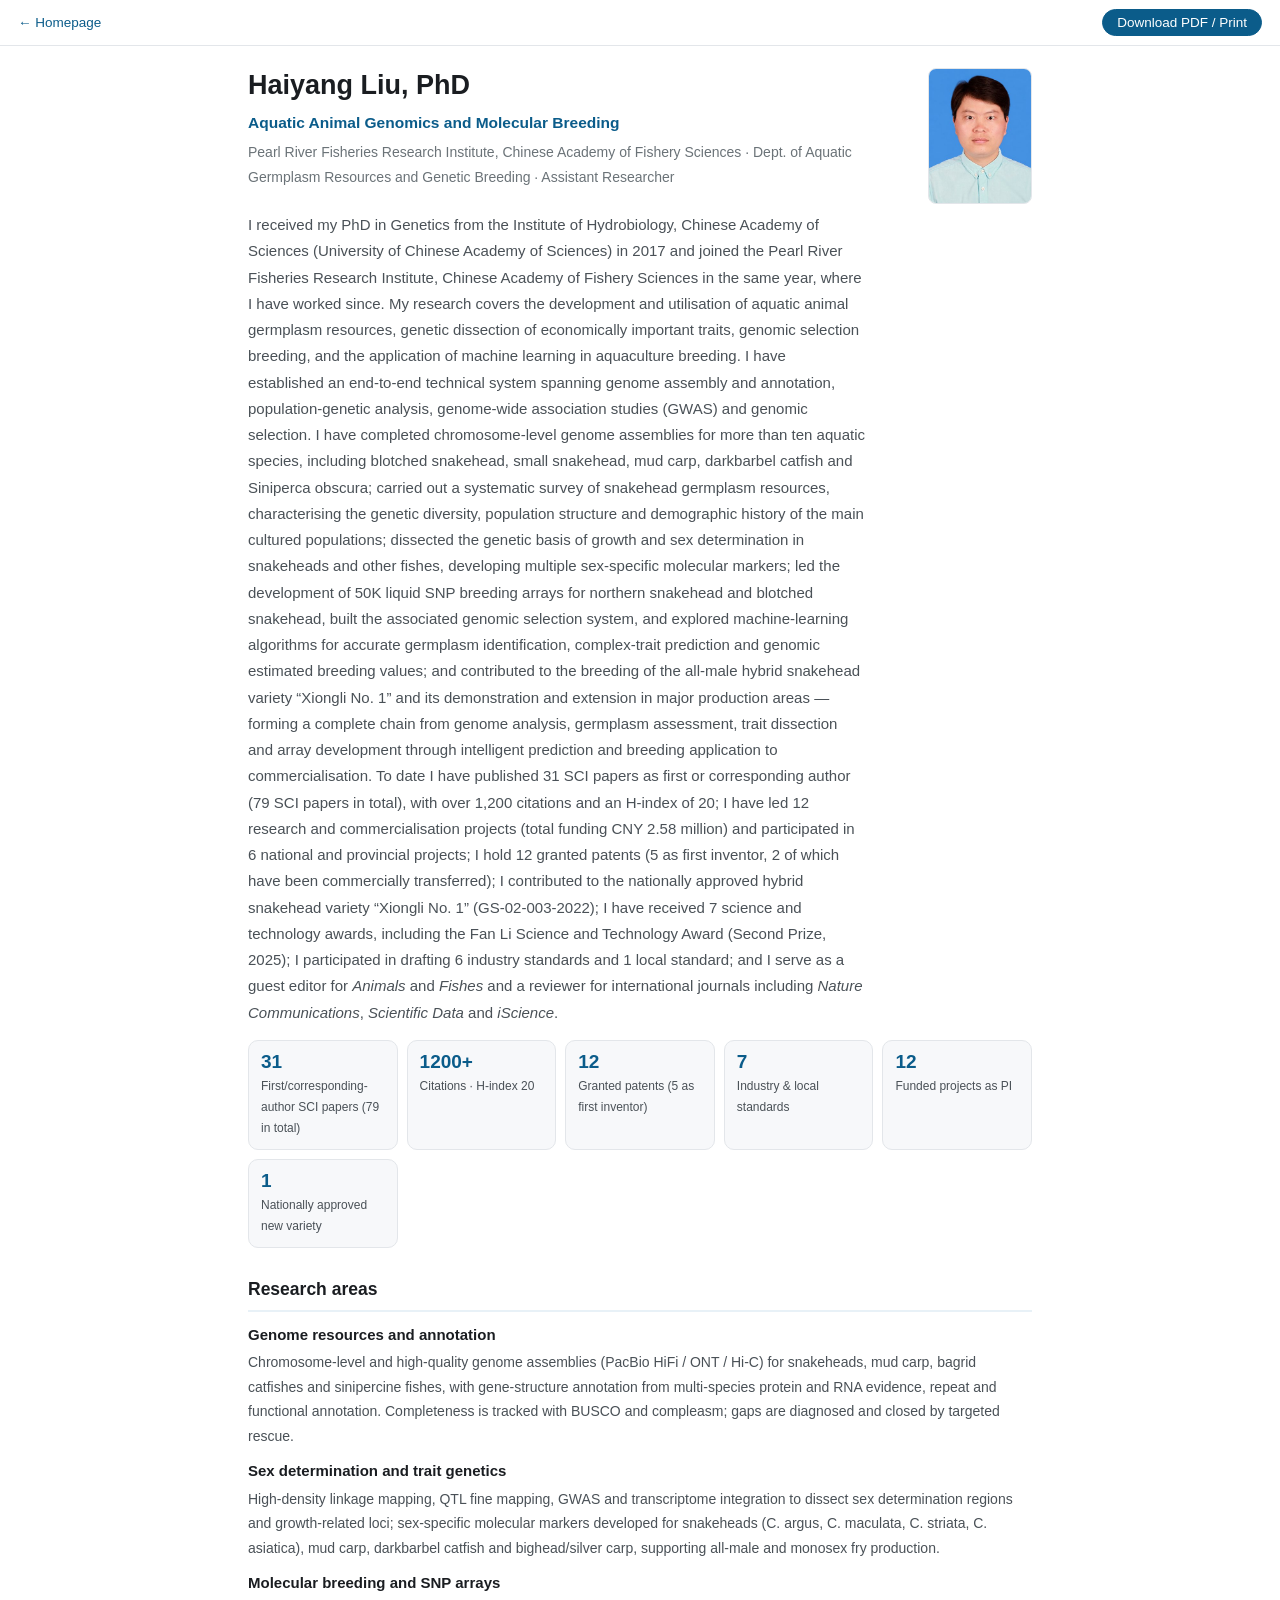
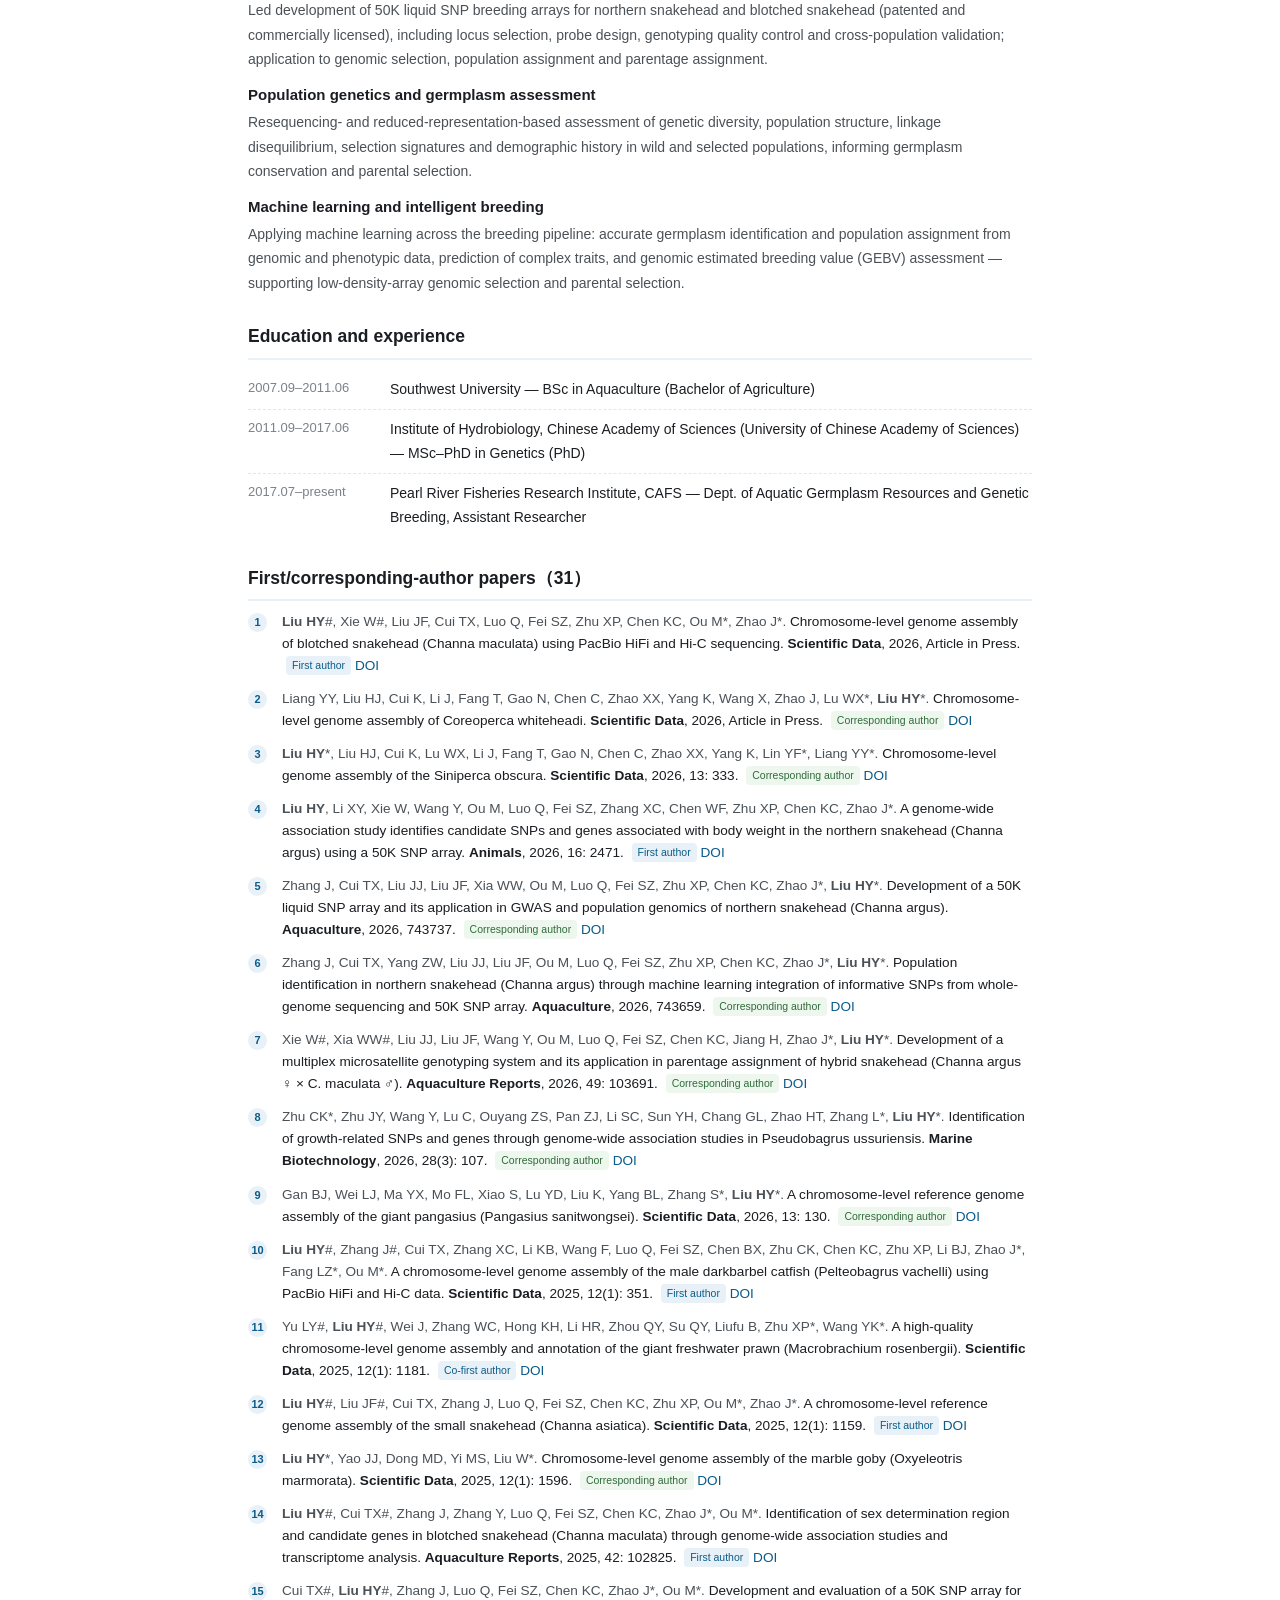
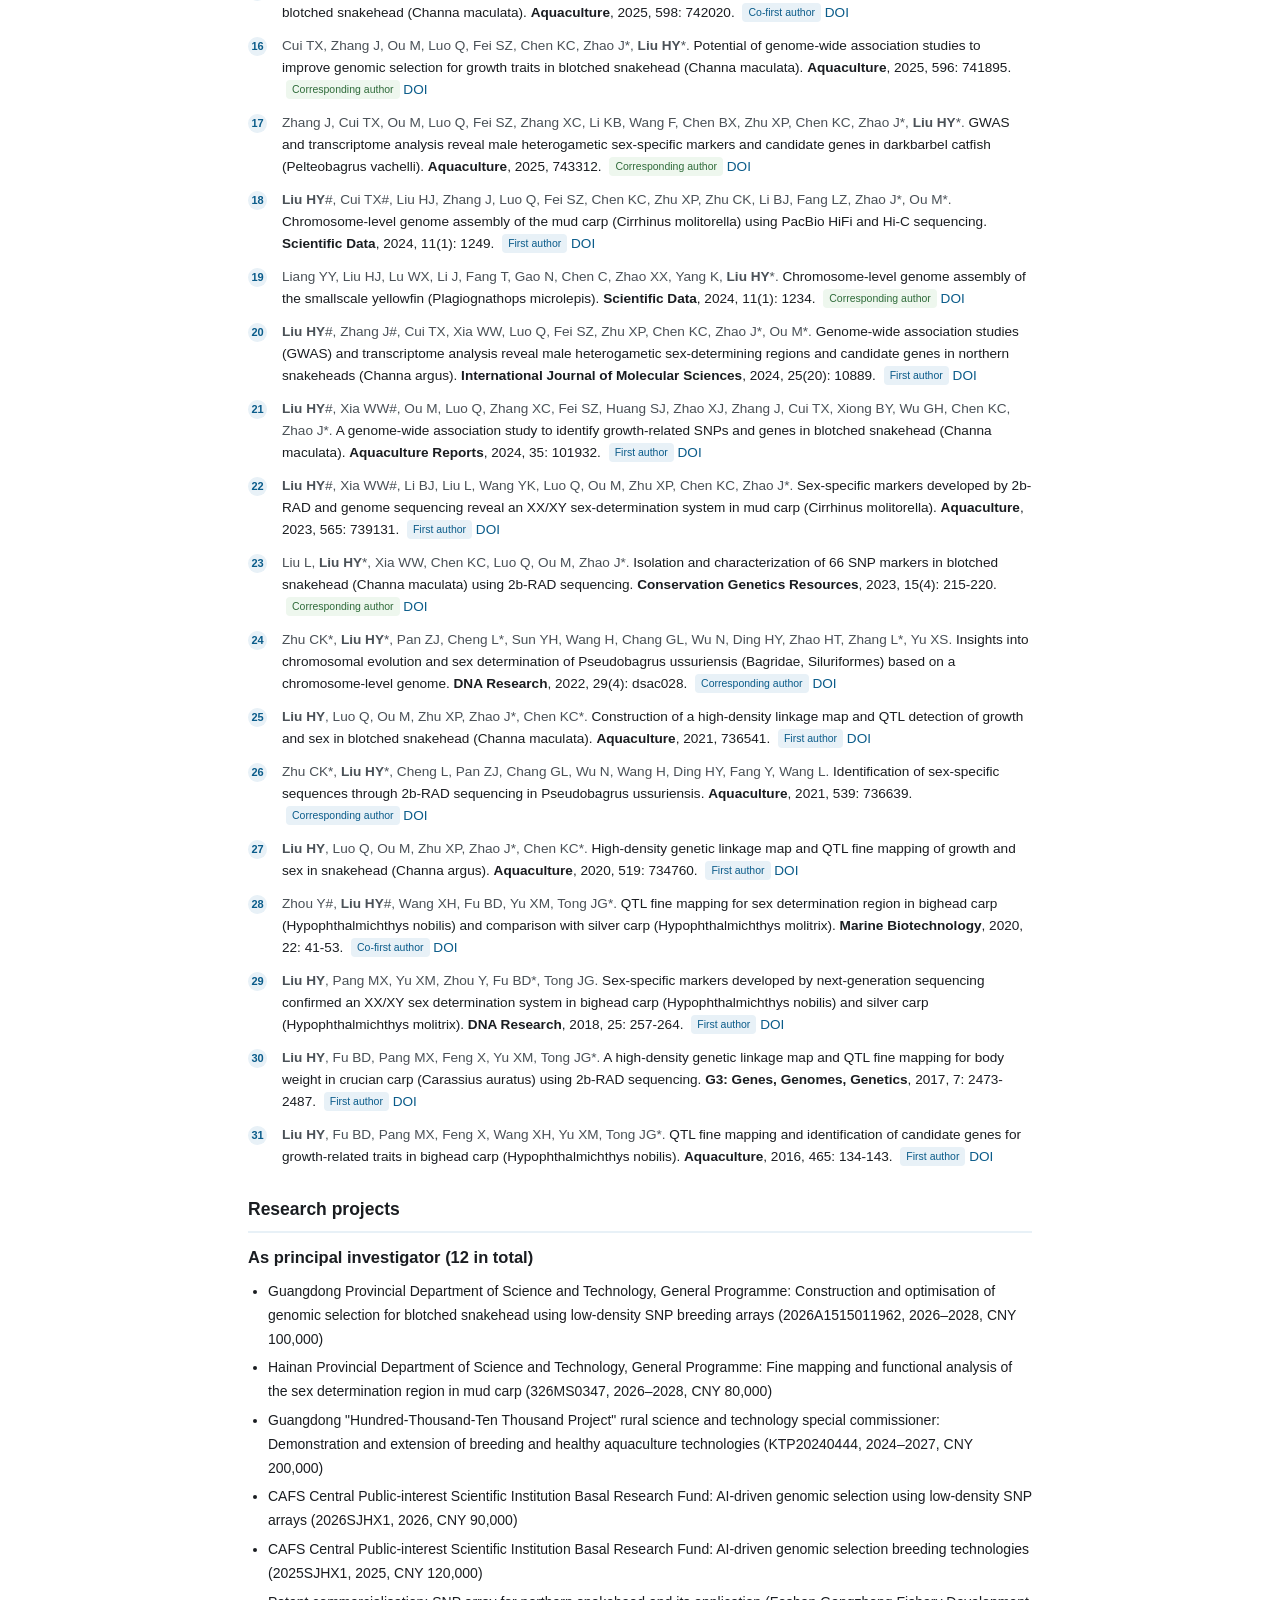
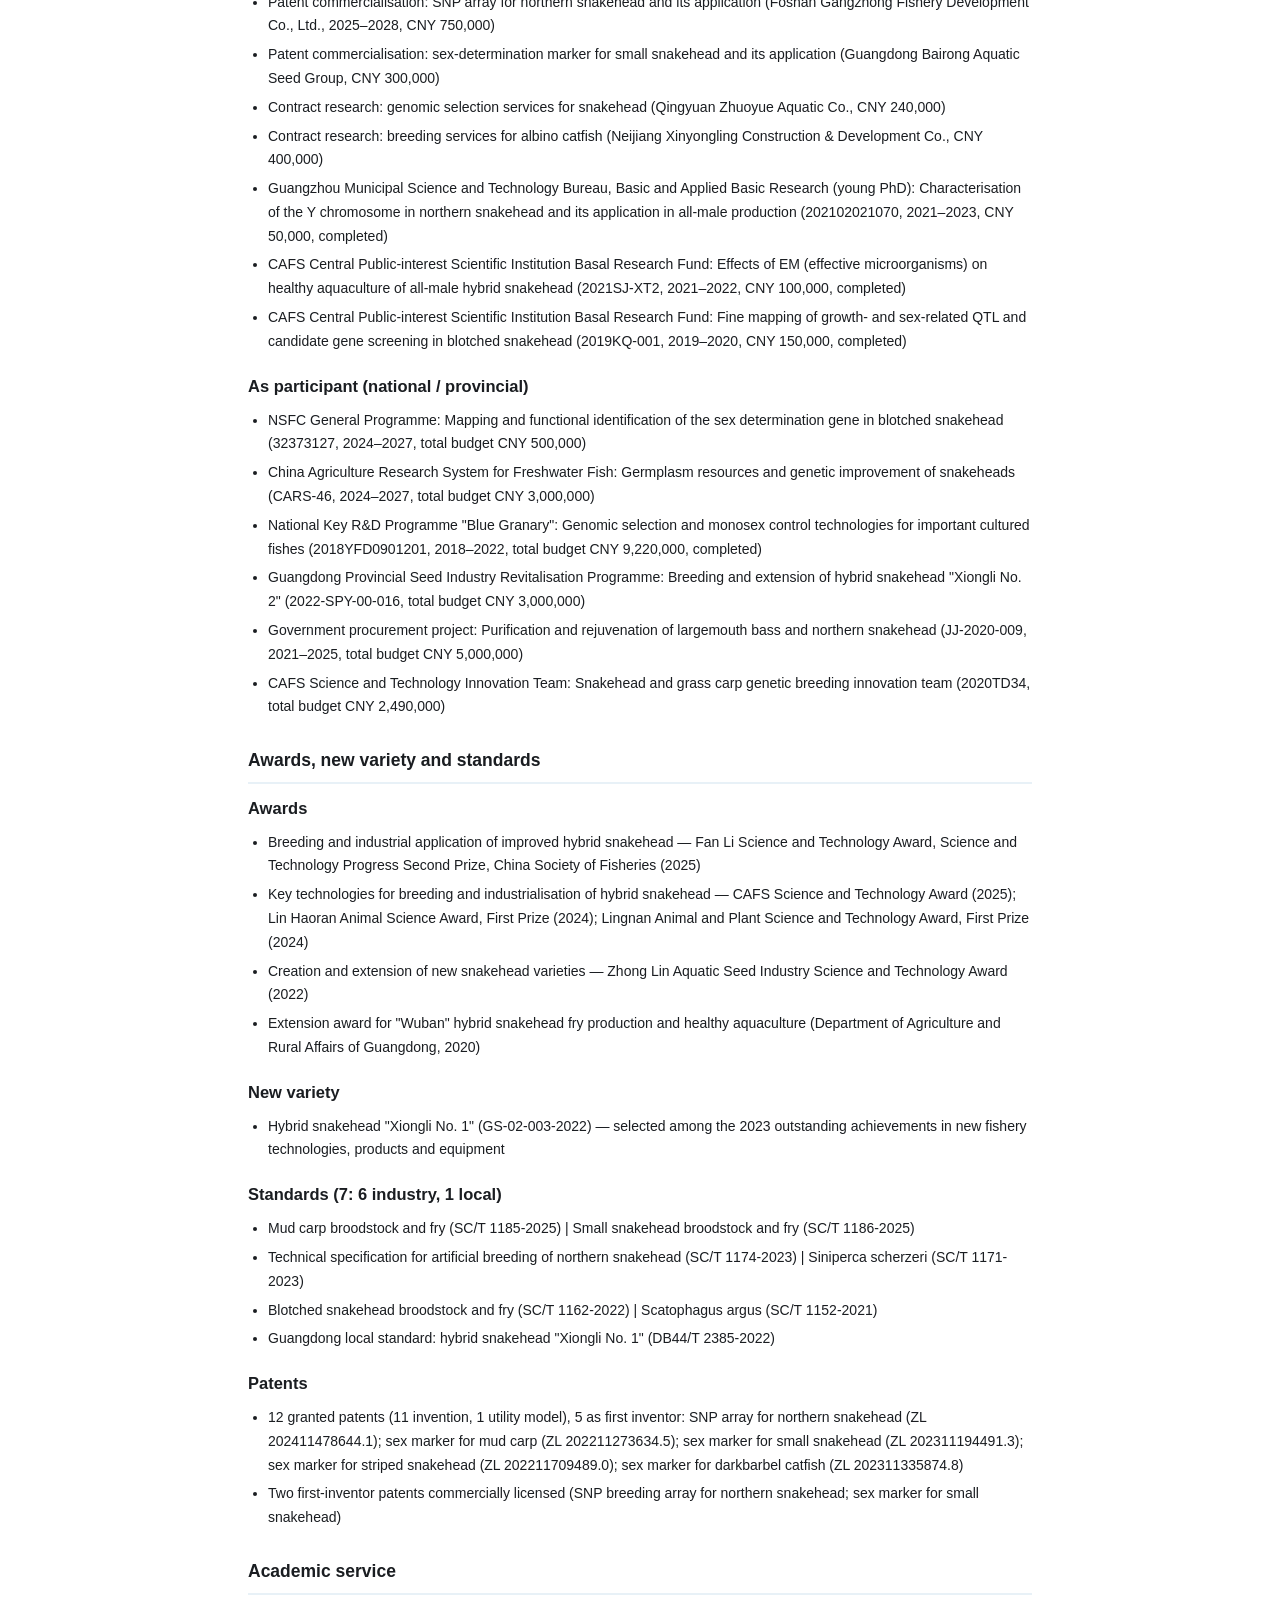
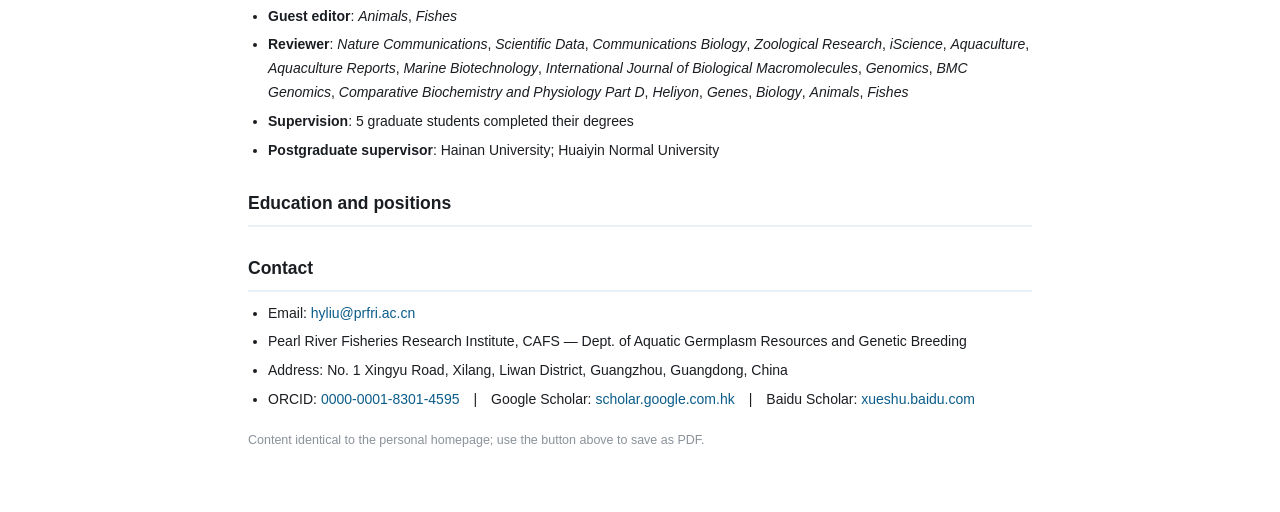
<file: cv-en.html>
<!DOCTYPE html>
<html lang="en">
<head>
<meta charset="utf-8">
<meta name="viewport" content="width=device-width, initial-scale=1">
<title>Haiyang Liu · CV</title>
<meta name="description" content="Haiyang Liu, PhD — Aquatic Animal Genomics and Molecular Breeding · Pearl River Fisheries Research Institute, Chinese Academy of Fishery Sciences · Dept. of Aquatic Germplasm Resources and Genetic Breeding · Assistant Researcher">
<meta name="robots" content="noindex,follow">
<link rel="icon" href="assets/favicon.svg" type="image/svg+xml">
<link rel="stylesheet" href="assets/style.css">
<style>
  body{background:#fff}
  .cv{max-width:820px;margin:0 auto;padding:22px 18px 60px}
  .cv h1{font-size:clamp(21px,5vw,27px);margin:0 0 6px;line-height:1.3}
  .cv-head{display:grid;grid-template-columns:minmax(0,1fr) auto;gap:16px;align-items:start;margin-bottom:8px}
  .cv-photo{width:clamp(78px,20vw,104px);height:auto;border-radius:8px;border:1px solid var(--line)}
  .cv .tagline{font-size:15.5px;color:var(--accent);font-weight:600;margin:0 0 4px}
  .cv .subtitle{color:#6b7378;font-size:14px;margin:0 0 12px}
  .cv .lede{font-size:15px;margin:0 0 14px}
  .cv h2{font-size:17.5px;margin:26px 0 10px;padding-bottom:6px;border-bottom:2px solid var(--accent-soft);display:block}
  .cv .item{margin:0 0 10px}
  .cv .item h3{font-size:15px;margin:0 0 2px}
  .cv .item p{font-size:14px;color:var(--fg-soft);margin:0}
  .cv .plain-list.tight li{font-size:14px;line-height:1.7}
  .cv .stats{grid-template-columns:repeat(auto-fit,minmax(132px,1fr));gap:9px;margin:14px 0 2px}
  .cv .stat{padding:10px 12px}
  .cv .stat .num{font-size:19px}
  .cv .stat .lbl{font-size:12px}
  .cv .pub-list li{font-size:13.6px;line-height:1.62;margin-bottom:11px}
  .cv .pub-list li::before{width:19px;height:19px;line-height:19px;font-size:11px;top:2px}
  .cv .role{font-size:10.5px}
  .cv .timeline li{font-size:14px;padding:7px 0}
  .cv .timeline .when{flex:0 0 128px;font-size:13px}
  .cv-bar{position:sticky;top:0;z-index:9;background:rgba(255,255,255,.95);backdrop-filter:blur(6px);
    border-bottom:1px solid var(--line);display:flex;gap:10px;align-items:center;justify-content:space-between;
    padding:9px 18px}
  .cv-bar a,.cv-bar button{font-size:13.5px}
  .cv-bar button{border:1px solid var(--accent);background:var(--accent);color:#fff;border-radius:999px;
    padding:5px 14px;cursor:pointer;font-family:inherit}
  .cv-note{font-size:12.5px;color:#8a9199;margin:18px 0 0}
  @media (max-width:520px){
    .cv-photo{width:84px}
    .cv{padding:16px 14px 48px}
    .cv .timeline li{flex-direction:column;gap:2px}
    .cv .timeline .when{flex:none}
    .cv .stats{grid-template-columns:1fr 1fr}
  }
  @media print{
    .cv-bar{display:none}
    .cv{max-width:none;padding:0}
    .cv h2{margin:14px 0 6px} .cv .pub-list li{margin-bottom:7px}
    .cv .stat{border:none;padding:0 6px 0 0;background:none}
    a[href]:after{content:""}
  }
</style>
</head>
<body>
<div class="cv-bar">
  <a href="en.html">← Homepage</a>
  <button onclick="window.print()">Download PDF / Print</button>
</div>
<main class="cv">
  <div class="cv-head">
    <div class="cv-head-text">
      <h1>Haiyang Liu, PhD</h1>
      <p class="tagline">Aquatic Animal Genomics and Molecular Breeding</p>
      <p class="subtitle">Pearl River Fisheries Research Institute, Chinese Academy of Fishery Sciences · Dept. of Aquatic Germplasm Resources and Genetic Breeding · Assistant Researcher</p>
    </div>
    <img class="cv-photo" src="assets/photo-320.jpg" width="320" height="421" alt="Haiyang Liu, PhD" decoding="async">
  </div>
  <p class="lede">I received my PhD in Genetics from the Institute of Hydrobiology, Chinese Academy of Sciences      (University of Chinese Academy of Sciences) in 2017 and joined the Pearl River Fisheries Research      Institute, Chinese Academy of Fishery Sciences in the same year, where I have worked since.      My research covers the development and utilisation of aquatic animal germplasm resources,      genetic dissection of economically important traits, genomic selection breeding,      and the application of machine learning in aquaculture breeding. I have established an end-to-end technical system spanning genome assembly and annotation,      population-genetic analysis, genome-wide association studies (GWAS) and genomic selection.      I have completed chromosome-level genome assemblies for more than ten aquatic species,      including blotched snakehead, small snakehead, mud carp, darkbarbel catfish and Siniperca obscura;      carried out a systematic survey of snakehead germplasm resources, characterising the genetic diversity,      population structure and demographic history of the main cultured populations; dissected the genetic      basis of growth and sex determination in snakeheads and other fishes, developing multiple sex-specific      molecular markers; led the development of 50K liquid SNP breeding arrays for northern snakehead      and blotched snakehead, built the associated genomic selection system, and explored machine-learning      algorithms for accurate germplasm identification, complex-trait prediction and genomic estimated breeding      values; and contributed to the breeding of the all-male hybrid snakehead variety “Xiongli No. 1” and its      demonstration and extension in major production areas — forming a complete chain from genome analysis,      germplasm assessment, trait dissection and array development through intelligent prediction and breeding      application to commercialisation.
             To date I have published 31 SCI papers as first or corresponding author (79 SCI papers in total), with over 1,200 citations and an H-index of 20; I have led 12 research and commercialisation projects (total funding CNY 2.58 million) and participated in 6 national and provincial projects; I hold 12 granted patents (5 as first inventor, 2 of which have been commercially transferred); I contributed to the nationally approved hybrid snakehead variety “Xiongli No. 1” (GS-02-003-2022); I have received 7 science and technology awards, including the Fan Li Science and Technology Award (Second Prize, 2025); I participated in drafting 6 industry standards and 1 local standard; and I serve as a guest editor for <em>Animals</em> and <em>Fishes</em> and a reviewer for international journals including <em>Nature Communications</em>, <em>Scientific Data</em> and <em>iScience</em>.</p>
  <div class="stats"><div class="stat"><div class="num">31</div><div class="lbl">First/corresponding-author SCI papers (79 in total)</div></div><div class="stat"><div class="num">1200+</div><div class="lbl">Citations · H-index 20</div></div><div class="stat"><div class="num">12</div><div class="lbl">Granted patents (5 as first inventor)</div></div><div class="stat"><div class="num">7</div><div class="lbl">Industry &amp; local standards</div></div><div class="stat"><div class="num">12</div><div class="lbl">Funded projects as PI</div></div><div class="stat"><div class="num">1</div><div class="lbl">Nationally approved new variety</div></div></div>

  <h2>Research areas</h2>
  <div class="item"><h3>Genome resources and annotation</h3><p>Chromosome-level and high-quality genome assemblies (PacBio HiFi / ONT / Hi-C) for snakeheads, mud carp, bagrid catfishes and sinipercine fishes, with gene-structure annotation from multi-species protein and RNA evidence, repeat and functional annotation. Completeness is tracked with BUSCO and compleasm; gaps are diagnosed and closed by targeted rescue.</p></div><div class="item"><h3>Sex determination and trait genetics</h3><p>High-density linkage mapping, QTL fine mapping, GWAS and transcriptome integration to dissect sex determination regions and growth-related loci; sex-specific molecular markers developed for snakeheads (C. argus, C. maculata, C. striata, C. asiatica), mud carp, darkbarbel catfish and bighead/silver carp, supporting all-male and monosex fry production.</p></div><div class="item"><h3>Molecular breeding and SNP arrays</h3><p>Led development of 50K liquid SNP breeding arrays for northern snakehead and blotched snakehead (patented and commercially licensed), including locus selection, probe design, genotyping quality control and cross-population validation; application to genomic selection, population assignment and parentage assignment.</p></div><div class="item"><h3>Population genetics and germplasm assessment</h3><p>Resequencing- and reduced-representation-based assessment of genetic diversity, population structure, linkage disequilibrium, selection signatures and demographic history in wild and selected populations, informing germplasm conservation and parental selection.</p></div><div class="item"><h3>Machine learning and intelligent breeding</h3><p>Applying machine learning across the breeding pipeline: accurate germplasm identification and population assignment from genomic and phenotypic data, prediction of complex traits, and genomic estimated breeding value (GEBV) assessment — supporting low-density-array genomic selection and parental selection.</p></div>

  <h2>Education and experience</h2>
  <ul class="timeline cv-timeline">
      <li><span class="when">2007.09–2011.06</span><span>Southwest University — BSc in Aquaculture (Bachelor of Agriculture)</span></li>
      <li><span class="when">2011.09–2017.06</span><span>Institute of Hydrobiology, Chinese Academy of Sciences (University of Chinese Academy of Sciences) — MSc–PhD in Genetics (PhD)</span></li>
      <li><span class="when">2017.07–present</span><span>Pearl River Fisheries Research Institute, CAFS — Dept. of Aquatic Germplasm Resources and Genetic Breeding, Assistant Researcher</span></li>
    </ul>

  <h2>First/corresponding-author papers（31）</h2>
  <ol class="pub-list"><li>
        <span class="pub-authors"><strong>Liu HY</strong>#, Xie W#, Liu JF, Cui TX, Luo Q, Fei SZ, Zhu XP, Chen KC, Ou M*, Zhao J*.</span>
        <span class="pub-title">Chromosome-level genome assembly of blotched snakehead (Channa maculata) using PacBio HiFi and Hi-C sequencing.</span>
        <span class="pub-journal">Scientific Data</span>, 2026, Article in Press.
        <span class="role">First author</span>
        <a href="https://doi.org/10.1038/s41597-026-07416-8" rel="noopener" target="_blank">DOI</a>
      </li><li>
        <span class="pub-authors">Liang YY, Liu HJ, Cui K, Li J, Fang T, Gao N, Chen C, Zhao XX, Yang K, Wang X, Zhao J, Lu WX*, <strong>Liu HY</strong>*.</span>
        <span class="pub-title">Chromosome-level genome assembly of Coreoperca whiteheadi.</span>
        <span class="pub-journal">Scientific Data</span>, 2026, Article in Press.
        <span class="role co">Corresponding author</span>
        <a href="https://doi.org/10.1038/s41597-026-08170-7" rel="noopener" target="_blank">DOI</a>
      </li><li>
        <span class="pub-authors"><strong>Liu HY</strong>*, Liu HJ, Cui K, Lu WX, Li J, Fang T, Gao N, Chen C, Zhao XX, Yang K, Lin YF*, Liang YY*.</span>
        <span class="pub-title">Chromosome-level genome assembly of the Siniperca obscura.</span>
        <span class="pub-journal">Scientific Data</span>, 2026, 13: 333.
        <span class="role co">Corresponding author</span>
        <a href="https://doi.org/10.1038/s41597-026-06678-6" rel="noopener" target="_blank">DOI</a>
      </li><li>
        <span class="pub-authors"><strong>Liu HY</strong>, Li XY, Xie W, Wang Y, Ou M, Luo Q, Fei SZ, Zhang XC, Chen WF, Zhu XP, Chen KC, Zhao J*.</span>
        <span class="pub-title">A genome-wide association study identifies candidate SNPs and genes associated with body weight in the northern snakehead (Channa argus) using a 50K SNP array.</span>
        <span class="pub-journal">Animals</span>, 2026, 16: 2471.
        <span class="role">First author</span>
        <a href="https://doi.org/10.3390/ani16162471" rel="noopener" target="_blank">DOI</a>
      </li><li>
        <span class="pub-authors">Zhang J, Cui TX, Liu JJ, Liu JF, Xia WW, Ou M, Luo Q, Fei SZ, Zhu XP, Chen KC, Zhao J*, <strong>Liu HY</strong>*.</span>
        <span class="pub-title">Development of a 50K liquid SNP array and its application in GWAS and population genomics of northern snakehead (Channa argus).</span>
        <span class="pub-journal">Aquaculture</span>, 2026, 743737.
        <span class="role co">Corresponding author</span>
        <a href="https://doi.org/10.1016/j.aquaculture.2026.743737" rel="noopener" target="_blank">DOI</a>
      </li><li>
        <span class="pub-authors">Zhang J, Cui TX, Yang ZW, Liu JJ, Liu JF, Ou M, Luo Q, Fei SZ, Zhu XP, Chen KC, Zhao J*, <strong>Liu HY</strong>*.</span>
        <span class="pub-title">Population identification in northern snakehead (Channa argus) through machine learning integration of informative SNPs from whole-genome sequencing and 50K SNP array.</span>
        <span class="pub-journal">Aquaculture</span>, 2026, 743659.
        <span class="role co">Corresponding author</span>
        <a href="https://doi.org/10.1016/j.aquaculture.2026.743659" rel="noopener" target="_blank">DOI</a>
      </li><li>
        <span class="pub-authors">Xie W#, Xia WW#, Liu JJ, Liu JF, Wang Y, Ou M, Luo Q, Fei SZ, Chen KC, Jiang H, Zhao J*, <strong>Liu HY</strong>*.</span>
        <span class="pub-title">Development of a multiplex microsatellite genotyping system and its application in parentage assignment of hybrid snakehead (Channa argus ♀ × C. maculata ♂).</span>
        <span class="pub-journal">Aquaculture Reports</span>, 2026, 49: 103691.
        <span class="role co">Corresponding author</span>
        <a href="https://doi.org/10.1016/j.aqrep.2026.103691" rel="noopener" target="_blank">DOI</a>
      </li><li>
        <span class="pub-authors">Zhu CK*, Zhu JY, Wang Y, Lu C, Ouyang ZS, Pan ZJ, Li SC, Sun YH, Chang GL, Zhao HT, Zhang L*, <strong>Liu HY</strong>*.</span>
        <span class="pub-title">Identification of growth-related SNPs and genes through genome-wide association studies in Pseudobagrus ussuriensis.</span>
        <span class="pub-journal">Marine Biotechnology</span>, 2026, 28(3): 107.
        <span class="role co">Corresponding author</span>
        <a href="https://doi.org/10.1007/s10126-026-10656-9" rel="noopener" target="_blank">DOI</a>
      </li><li>
        <span class="pub-authors">Gan BJ, Wei LJ, Ma YX, Mo FL, Xiao S, Lu YD, Liu K, Yang BL, Zhang S*, <strong>Liu HY</strong>*.</span>
        <span class="pub-title">A chromosome-level reference genome assembly of the giant pangasius (Pangasius sanitwongsei).</span>
        <span class="pub-journal">Scientific Data</span>, 2026, 13: 130.
        <span class="role co">Corresponding author</span>
        <a href="https://doi.org/10.1038/s41597-025-06445-z" rel="noopener" target="_blank">DOI</a>
      </li><li>
        <span class="pub-authors"><strong>Liu HY</strong>#, Zhang J#, Cui TX, Zhang XC, Li KB, Wang F, Luo Q, Fei SZ, Chen BX, Zhu CK, Chen KC, Zhu XP, Li BJ, Zhao J*, Fang LZ*, Ou M*.</span>
        <span class="pub-title">A chromosome-level genome assembly of the male darkbarbel catfish (Pelteobagrus vachelli) using PacBio HiFi and Hi-C data.</span>
        <span class="pub-journal">Scientific Data</span>, 2025, 12(1): 351.
        <span class="role">First author</span>
        <a href="https://doi.org/10.1038/s41597-025-04662-0" rel="noopener" target="_blank">DOI</a>
      </li><li>
        <span class="pub-authors">Yu LY#, <strong>Liu HY</strong>#, Wei J, Zhang WC, Hong KH, Li HR, Zhou QY, Su QY, Liufu B, Zhu XP*, Wang YK*.</span>
        <span class="pub-title">A high-quality chromosome-level genome assembly and annotation of the giant freshwater prawn (Macrobrachium rosenbergii).</span>
        <span class="pub-journal">Scientific Data</span>, 2025, 12(1): 1181.
        <span class="role">Co-first author</span>
        <a href="https://doi.org/10.1038/s41597-025-05494-8" rel="noopener" target="_blank">DOI</a>
      </li><li>
        <span class="pub-authors"><strong>Liu HY</strong>#, Liu JF#, Cui TX, Zhang J, Luo Q, Fei SZ, Chen KC, Zhu XP, Ou M*, Zhao J*.</span>
        <span class="pub-title">A chromosome-level reference genome assembly of the small snakehead (Channa asiatica).</span>
        <span class="pub-journal">Scientific Data</span>, 2025, 12(1): 1159.
        <span class="role">First author</span>
        <a href="https://doi.org/10.1038/s41597-025-05479-7" rel="noopener" target="_blank">DOI</a>
      </li><li>
        <span class="pub-authors"><strong>Liu HY</strong>*, Yao JJ, Dong MD, Yi MS, Liu W*.</span>
        <span class="pub-title">Chromosome-level genome assembly of the marble goby (Oxyeleotris marmorata).</span>
        <span class="pub-journal">Scientific Data</span>, 2025, 12(1): 1596.
        <span class="role co">Corresponding author</span>
        <a href="https://doi.org/10.1038/s41597-025-05878-w" rel="noopener" target="_blank">DOI</a>
      </li><li>
        <span class="pub-authors"><strong>Liu HY</strong>#, Cui TX#, Zhang J, Zhang Y, Luo Q, Fei SZ, Chen KC, Zhao J*, Ou M*.</span>
        <span class="pub-title">Identification of sex determination region and candidate genes in blotched snakehead (Channa maculata) through genome-wide association studies and transcriptome analysis.</span>
        <span class="pub-journal">Aquaculture Reports</span>, 2025, 42: 102825.
        <span class="role">First author</span>
        <a href="https://doi.org/10.1016/j.aqrep.2025.102825" rel="noopener" target="_blank">DOI</a>
      </li><li>
        <span class="pub-authors">Cui TX#, <strong>Liu HY</strong>#, Zhang J, Luo Q, Fei SZ, Chen KC, Zhao J*, Ou M*.</span>
        <span class="pub-title">Development and evaluation of a 50K SNP array for blotched snakehead (Channa maculata).</span>
        <span class="pub-journal">Aquaculture</span>, 2025, 598: 742020.
        <span class="role">Co-first author</span>
        <a href="https://doi.org/10.1016/j.aquaculture.2024.742020" rel="noopener" target="_blank">DOI</a>
      </li><li>
        <span class="pub-authors">Cui TX, Zhang J, Ou M, Luo Q, Fei SZ, Chen KC, Zhao J*, <strong>Liu HY</strong>*.</span>
        <span class="pub-title">Potential of genome-wide association studies to improve genomic selection for growth traits in blotched snakehead (Channa maculata).</span>
        <span class="pub-journal">Aquaculture</span>, 2025, 596: 741895.
        <span class="role co">Corresponding author</span>
        <a href="https://doi.org/10.1016/j.aquaculture.2024.741895" rel="noopener" target="_blank">DOI</a>
      </li><li>
        <span class="pub-authors">Zhang J, Cui TX, Ou M, Luo Q, Fei SZ, Zhang XC, Li KB, Wang F, Chen BX, Zhu XP, Chen KC, Zhao J*, <strong>Liu HY</strong>*.</span>
        <span class="pub-title">GWAS and transcriptome analysis reveal male heterogametic sex-specific markers and candidate genes in darkbarbel catfish (Pelteobagrus vachelli).</span>
        <span class="pub-journal">Aquaculture</span>, 2025, 743312.
        <span class="role co">Corresponding author</span>
        <a href="https://doi.org/10.1016/j.aquaculture.2025.743312" rel="noopener" target="_blank">DOI</a>
      </li><li>
        <span class="pub-authors"><strong>Liu HY</strong>#, Cui TX#, Liu HJ, Zhang J, Luo Q, Fei SZ, Chen KC, Zhu XP, Zhu CK, Li BJ, Fang LZ, Zhao J*, Ou M*.</span>
        <span class="pub-title">Chromosome-level genome assembly of the mud carp (Cirrhinus molitorella) using PacBio HiFi and Hi-C sequencing.</span>
        <span class="pub-journal">Scientific Data</span>, 2024, 11(1): 1249.
        <span class="role">First author</span>
        <a href="https://doi.org/10.1038/s41597-024-04075-5" rel="noopener" target="_blank">DOI</a>
      </li><li>
        <span class="pub-authors">Liang YY, Liu HJ, Lu WX, Li J, Fang T, Gao N, Chen C, Zhao XX, Yang K, <strong>Liu HY</strong>*.</span>
        <span class="pub-title">Chromosome-level genome assembly of the smallscale yellowfin (Plagiognathops microlepis).</span>
        <span class="pub-journal">Scientific Data</span>, 2024, 11(1): 1234.
        <span class="role co">Corresponding author</span>
        <a href="https://doi.org/10.1038/s41597-024-04105-2" rel="noopener" target="_blank">DOI</a>
      </li><li>
        <span class="pub-authors"><strong>Liu HY</strong>#, Zhang J#, Cui TX, Xia WW, Luo Q, Fei SZ, Zhu XP, Chen KC, Zhao J*, Ou M*.</span>
        <span class="pub-title">Genome-wide association studies (GWAS) and transcriptome analysis reveal male heterogametic sex-determining regions and candidate genes in northern snakeheads (Channa argus).</span>
        <span class="pub-journal">International Journal of Molecular Sciences</span>, 2024, 25(20): 10889.
        <span class="role">First author</span>
        <a href="https://doi.org/10.3390/ijms252010889" rel="noopener" target="_blank">DOI</a>
      </li><li>
        <span class="pub-authors"><strong>Liu HY</strong>#, Xia WW#, Ou M, Luo Q, Zhang XC, Fei SZ, Huang SJ, Zhao XJ, Zhang J, Cui TX, Xiong BY, Wu GH, Chen KC, Zhao J*.</span>
        <span class="pub-title">A genome-wide association study to identify growth-related SNPs and genes in blotched snakehead (Channa maculata).</span>
        <span class="pub-journal">Aquaculture Reports</span>, 2024, 35: 101932.
        <span class="role">First author</span>
        <a href="https://doi.org/10.1016/j.aqrep.2024.101932" rel="noopener" target="_blank">DOI</a>
      </li><li>
        <span class="pub-authors"><strong>Liu HY</strong>#, Xia WW#, Li BJ, Liu L, Wang YK, Luo Q, Ou M, Zhu XP, Chen KC, Zhao J*.</span>
        <span class="pub-title">Sex-specific markers developed by 2b-RAD and genome sequencing reveal an XX/XY sex-determination system in mud carp (Cirrhinus molitorella).</span>
        <span class="pub-journal">Aquaculture</span>, 2023, 565: 739131.
        <span class="role">First author</span>
        <a href="https://doi.org/10.1016/j.aquaculture.2022.739131" rel="noopener" target="_blank">DOI</a>
      </li><li>
        <span class="pub-authors">Liu L, <strong>Liu HY</strong>*, Xia WW, Chen KC, Luo Q, Ou M, Zhao J*.</span>
        <span class="pub-title">Isolation and characterization of 66 SNP markers in blotched snakehead (Channa maculata) using 2b-RAD sequencing.</span>
        <span class="pub-journal">Conservation Genetics Resources</span>, 2023, 15(4): 215-220.
        <span class="role co">Corresponding author</span>
        <a href="https://doi.org/10.1007/s12686-023-01319-1" rel="noopener" target="_blank">DOI</a>
      </li><li>
        <span class="pub-authors">Zhu CK*, <strong>Liu HY</strong>*, Pan ZJ, Cheng L*, Sun YH, Wang H, Chang GL, Wu N, Ding HY, Zhao HT, Zhang L*, Yu XS.</span>
        <span class="pub-title">Insights into chromosomal evolution and sex determination of Pseudobagrus ussuriensis (Bagridae, Siluriformes) based on a chromosome-level genome.</span>
        <span class="pub-journal">DNA Research</span>, 2022, 29(4): dsac028.
        <span class="role">Corresponding author</span>
        <a href="https://doi.org/10.1093/dnares/dsac028" rel="noopener" target="_blank">DOI</a>
      </li><li>
        <span class="pub-authors"><strong>Liu HY</strong>, Luo Q, Ou M, Zhu XP, Zhao J*, Chen KC*.</span>
        <span class="pub-title">Construction of a high-density linkage map and QTL detection of growth and sex in blotched snakehead (Channa maculata).</span>
        <span class="pub-journal">Aquaculture</span>, 2021, 736541.
        <span class="role">First author</span>
        <a href="https://doi.org/10.1016/j.aquaculture.2021.736541" rel="noopener" target="_blank">DOI</a>
      </li><li>
        <span class="pub-authors">Zhu CK*, <strong>Liu HY</strong>*, Cheng L, Pan ZJ, Chang GL, Wu N, Wang H, Ding HY, Fang Y, Wang L.</span>
        <span class="pub-title">Identification of sex-specific sequences through 2b-RAD sequencing in Pseudobagrus ussuriensis.</span>
        <span class="pub-journal">Aquaculture</span>, 2021, 539: 736639.
        <span class="role">Corresponding author</span>
        <a href="https://doi.org/10.1016/j.aquaculture.2021.736639" rel="noopener" target="_blank">DOI</a>
      </li><li>
        <span class="pub-authors"><strong>Liu HY</strong>, Luo Q, Ou M, Zhu XP, Zhao J*, Chen KC*.</span>
        <span class="pub-title">High-density genetic linkage map and QTL fine mapping of growth and sex in snakehead (Channa argus).</span>
        <span class="pub-journal">Aquaculture</span>, 2020, 519: 734760.
        <span class="role">First author</span>
        <a href="https://doi.org/10.1016/j.aquaculture.2019.734760" rel="noopener" target="_blank">DOI</a>
      </li><li>
        <span class="pub-authors">Zhou Y#, <strong>Liu HY</strong>#, Wang XH, Fu BD, Yu XM, Tong JG*.</span>
        <span class="pub-title">QTL fine mapping for sex determination region in bighead carp (Hypophthalmichthys nobilis) and comparison with silver carp (Hypophthalmichthys molitrix).</span>
        <span class="pub-journal">Marine Biotechnology</span>, 2020, 22: 41-53.
        <span class="role">Co-first author</span>
        <a href="https://doi.org/10.1007/s10126-019-09929-3" rel="noopener" target="_blank">DOI</a>
      </li><li>
        <span class="pub-authors"><strong>Liu HY</strong>, Pang MX, Yu XM, Zhou Y, Fu BD*, Tong JG.</span>
        <span class="pub-title">Sex-specific markers developed by next-generation sequencing confirmed an XX/XY sex determination system in bighead carp (Hypophthalmichthys nobilis) and silver carp (Hypophthalmichthys molitrix).</span>
        <span class="pub-journal">DNA Research</span>, 2018, 25: 257-264.
        <span class="role">First author</span>
        <a href="https://doi.org/10.1093/dnares/dsx054" rel="noopener" target="_blank">DOI</a>
      </li><li>
        <span class="pub-authors"><strong>Liu HY</strong>, Fu BD, Pang MX, Feng X, Yu XM, Tong JG*.</span>
        <span class="pub-title">A high-density genetic linkage map and QTL fine mapping for body weight in crucian carp (Carassius auratus) using 2b-RAD sequencing.</span>
        <span class="pub-journal">G3: Genes, Genomes, Genetics</span>, 2017, 7: 2473-2487.
        <span class="role">First author</span>
        <a href="https://doi.org/10.1534/g3.117.041376" rel="noopener" target="_blank">DOI</a>
      </li><li>
        <span class="pub-authors"><strong>Liu HY</strong>, Fu BD, Pang MX, Feng X, Wang XH, Yu XM, Tong JG*.</span>
        <span class="pub-title">QTL fine mapping and identification of candidate genes for growth-related traits in bighead carp (Hypophthalmichthys nobilis).</span>
        <span class="pub-journal">Aquaculture</span>, 2016, 465: 134-143.
        <span class="role">First author</span>
        <a href="https://doi.org/10.1016/j.aquaculture.2016.08.039" rel="noopener" target="_blank">DOI</a>
      </li></ol>

  <h2>Research projects</h2>
  <h3>As principal investigator (12 in total)</h3>
    <ul class="plain-list tight">
      <li>Guangdong Provincial Department of Science and Technology, General Programme: Construction and optimisation of genomic selection for blotched snakehead using low-density SNP breeding arrays (2026A1515011962, 2026–2028, CNY 100,000)</li>
      <li>Hainan Provincial Department of Science and Technology, General Programme: Fine mapping and functional analysis of the sex determination region in mud carp (326MS0347, 2026–2028, CNY 80,000)</li>
      <li>Guangdong "Hundred-Thousand-Ten Thousand Project" rural science and technology special commissioner: Demonstration and extension of breeding and healthy aquaculture technologies (KTP20240444, 2024–2027, CNY 200,000)</li>
      <li>CAFS Central Public-interest Scientific Institution Basal Research Fund: AI-driven genomic selection using low-density SNP arrays (2026SJHX1, 2026, CNY 90,000)</li>
      <li>CAFS Central Public-interest Scientific Institution Basal Research Fund: AI-driven genomic selection breeding technologies (2025SJHX1, 2025, CNY 120,000)</li>
      <li>Patent commercialisation: SNP array for northern snakehead and its application (Foshan Gangzhong Fishery Development Co., Ltd., 2025–2028, CNY 750,000)</li>
      <li>Patent commercialisation: sex-determination marker for small snakehead and its application (Guangdong Bairong Aquatic Seed Group, CNY 300,000)</li>
      <li>Contract research: genomic selection services for snakehead (Qingyuan Zhuoyue Aquatic Co., CNY 240,000)</li>
      <li>Contract research: breeding services for albino catfish (Neijiang Xinyongling Construction &amp; Development Co., CNY 400,000)</li>
      <li>Guangzhou Municipal Science and Technology Bureau, Basic and Applied Basic Research (young PhD): Characterisation of the Y chromosome in northern snakehead and its application in all-male production (202102021070, 2021–2023, CNY 50,000, completed)</li>
      <li>CAFS Central Public-interest Scientific Institution Basal Research Fund: Effects of EM (effective microorganisms) on healthy aquaculture of all-male hybrid snakehead (2021SJ-XT2, 2021–2022, CNY 100,000, completed)</li>
      <li>CAFS Central Public-interest Scientific Institution Basal Research Fund: Fine mapping of growth- and sex-related QTL and candidate gene screening in blotched snakehead (2019KQ-001, 2019–2020, CNY 150,000, completed)</li>
    </ul>
    <h3 style="margin-top:18px">As participant (national / provincial)</h3>
    <ul class="plain-list tight">
      <li>NSFC General Programme: Mapping and functional identification of the sex determination gene in blotched snakehead (32373127, 2024–2027, total budget CNY 500,000)</li>
      <li>China Agriculture Research System for Freshwater Fish: Germplasm resources and genetic improvement of snakeheads (CARS-46, 2024–2027, total budget CNY 3,000,000)</li>
      <li>National Key R&amp;D Programme "Blue Granary": Genomic selection and monosex control technologies for important cultured fishes (2018YFD0901201, 2018–2022, total budget CNY 9,220,000, completed)</li>
      <li>Guangdong Provincial Seed Industry Revitalisation Programme: Breeding and extension of hybrid snakehead "Xiongli No. 2" (2022-SPY-00-016, total budget CNY 3,000,000)</li>
      <li>Government procurement project: Purification and rejuvenation of largemouth bass and northern snakehead (JJ-2020-009, 2021–2025, total budget CNY 5,000,000)</li>
      <li>CAFS Science and Technology Innovation Team: Snakehead and grass carp genetic breeding innovation team (2020TD34, total budget CNY 2,490,000)</li>
    </ul>

  <h2>Awards, new variety and standards</h2>
  <h3>Awards</h3>
    <ul class="plain-list tight">
      <li>Breeding and industrial application of improved hybrid snakehead — Fan Li Science and Technology Award, Science and Technology Progress Second Prize, China Society of Fisheries (2025)</li>
      <li>Key technologies for breeding and industrialisation of hybrid snakehead — CAFS Science and Technology Award (2025); Lin Haoran Animal Science Award, First Prize (2024); Lingnan Animal and Plant Science and Technology Award, First Prize (2024)</li>
      <li>Creation and extension of new snakehead varieties — Zhong Lin Aquatic Seed Industry Science and Technology Award (2022)</li>
      <li>Extension award for "Wuban" hybrid snakehead fry production and healthy aquaculture (Department of Agriculture and Rural Affairs of Guangdong, 2020)</li>
    </ul>
    <h3 style="margin-top:18px">New variety</h3>
    <ul class="plain-list tight">
      <li>Hybrid snakehead "Xiongli No. 1" (GS-02-003-2022) — selected among the 2023 outstanding achievements in new fishery technologies, products and equipment</li>
    </ul>
    <h3 style="margin-top:18px">Standards (7: 6 industry, 1 local)</h3>
    <ul class="plain-list tight">
      <li>Mud carp broodstock and fry (SC/T 1185-2025) | Small snakehead broodstock and fry (SC/T 1186-2025)</li>
      <li>Technical specification for artificial breeding of northern snakehead (SC/T 1174-2023) | Siniperca scherzeri (SC/T 1171-2023)</li>
      <li>Blotched snakehead broodstock and fry (SC/T 1162-2022) | Scatophagus argus (SC/T 1152-2021)</li>
      <li>Guangdong local standard: hybrid snakehead "Xiongli No. 1" (DB44/T 2385-2022)</li>
    </ul>
    <h3 style="margin-top:18px">Patents</h3>
    <ul class="plain-list tight">
      <li>12 granted patents (11 invention, 1 utility model), 5 as first inventor: SNP array for northern snakehead (ZL 202411478644.1); sex marker for mud carp (ZL 202211273634.5); sex marker for small snakehead (ZL 202311194491.3); sex marker for striped snakehead (ZL 202211709489.0); sex marker for darkbarbel catfish (ZL 202311335874.8)</li>
      <li>Two first-inventor patents commercially licensed (SNP breeding array for northern snakehead; sex marker for small snakehead)</li>
    </ul>

  <h2>Academic service</h2>
  <ul class="plain-list tight">
      <li><strong>Guest editor</strong>: <em>Animals</em>, <em>Fishes</em></li>
      <li><strong>Reviewer</strong>: <em>Nature Communications</em>, <em>Scientific Data</em>, <em>Communications Biology</em>, <em>Zoological Research</em>, <em>iScience</em>, <em>Aquaculture</em>, <em>Aquaculture Reports</em>, <em>Marine Biotechnology</em>,
          <em>International Journal of Biological Macromolecules</em>, <em>Genomics</em>, <em>BMC Genomics</em>, <em>Comparative Biochemistry and Physiology Part D</em>,
          <em>Heliyon</em>, <em>Genes</em>, <em>Biology</em>, <em>Animals</em>, <em>Fishes</em></li>
      <li><strong>Supervision</strong>: 5 graduate students completed their degrees</li>
        <li><strong>Postgraduate supervisor</strong>: Hainan University; Huaiyin Normal University</li>
    </ul>

    <h2 style="margin-top:26px">Education and positions</h2>
    

  <h2>Contact</h2>
  <ul class="plain-list tight">
      <li>Email: <a href="mailto:hyliu@prfri.ac.cn">hyliu@prfri.ac.cn</a></li>
      <li>Pearl River Fisheries Research Institute, CAFS — Dept. of Aquatic Germplasm Resources and Genetic Breeding</li>
      <li>Address: No. 1 Xingyu Road, Xilang, Liwan District, Guangzhou, Guangdong, China</li>
      <li>ORCID: <a href="https://orcid.org/0000-0001-8301-4595" rel="me noopener" target="_blank">0000-0001-8301-4595</a>　|　Google Scholar: <a href="https://scholar.google.com.hk/citations?user=ZkBGkaMAAAAJ&hl=zh-CN" rel="noopener" target="_blank">scholar.google.com.hk</a>　|　Baidu Scholar: <a href="https://xueshu.baidu.com/scholarID/CN-BP84NSHJ" rel="noopener" target="_blank">xueshu.baidu.com</a></li>
    </ul>

  <p class="cv-note">Content identical to the personal homepage; use the button above to save as PDF.</p>
</main>
</body>
</html>
</file>
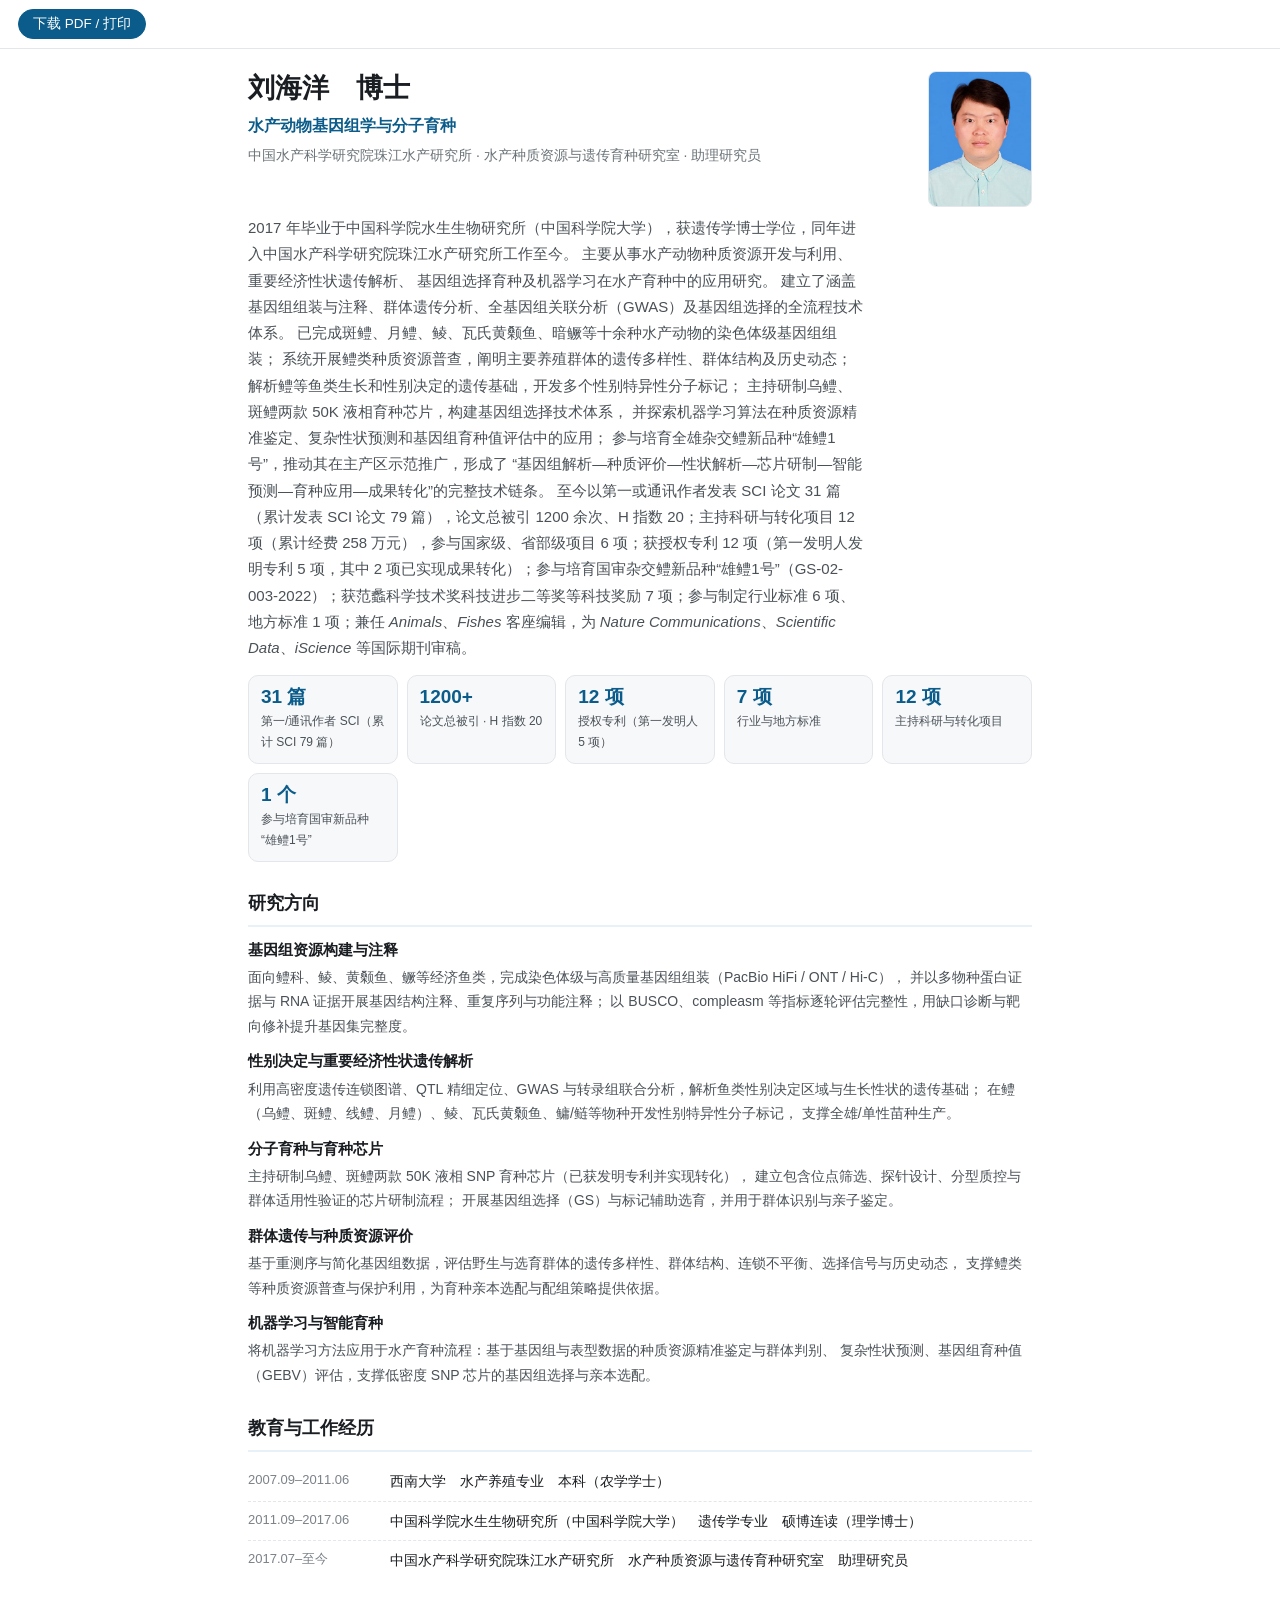
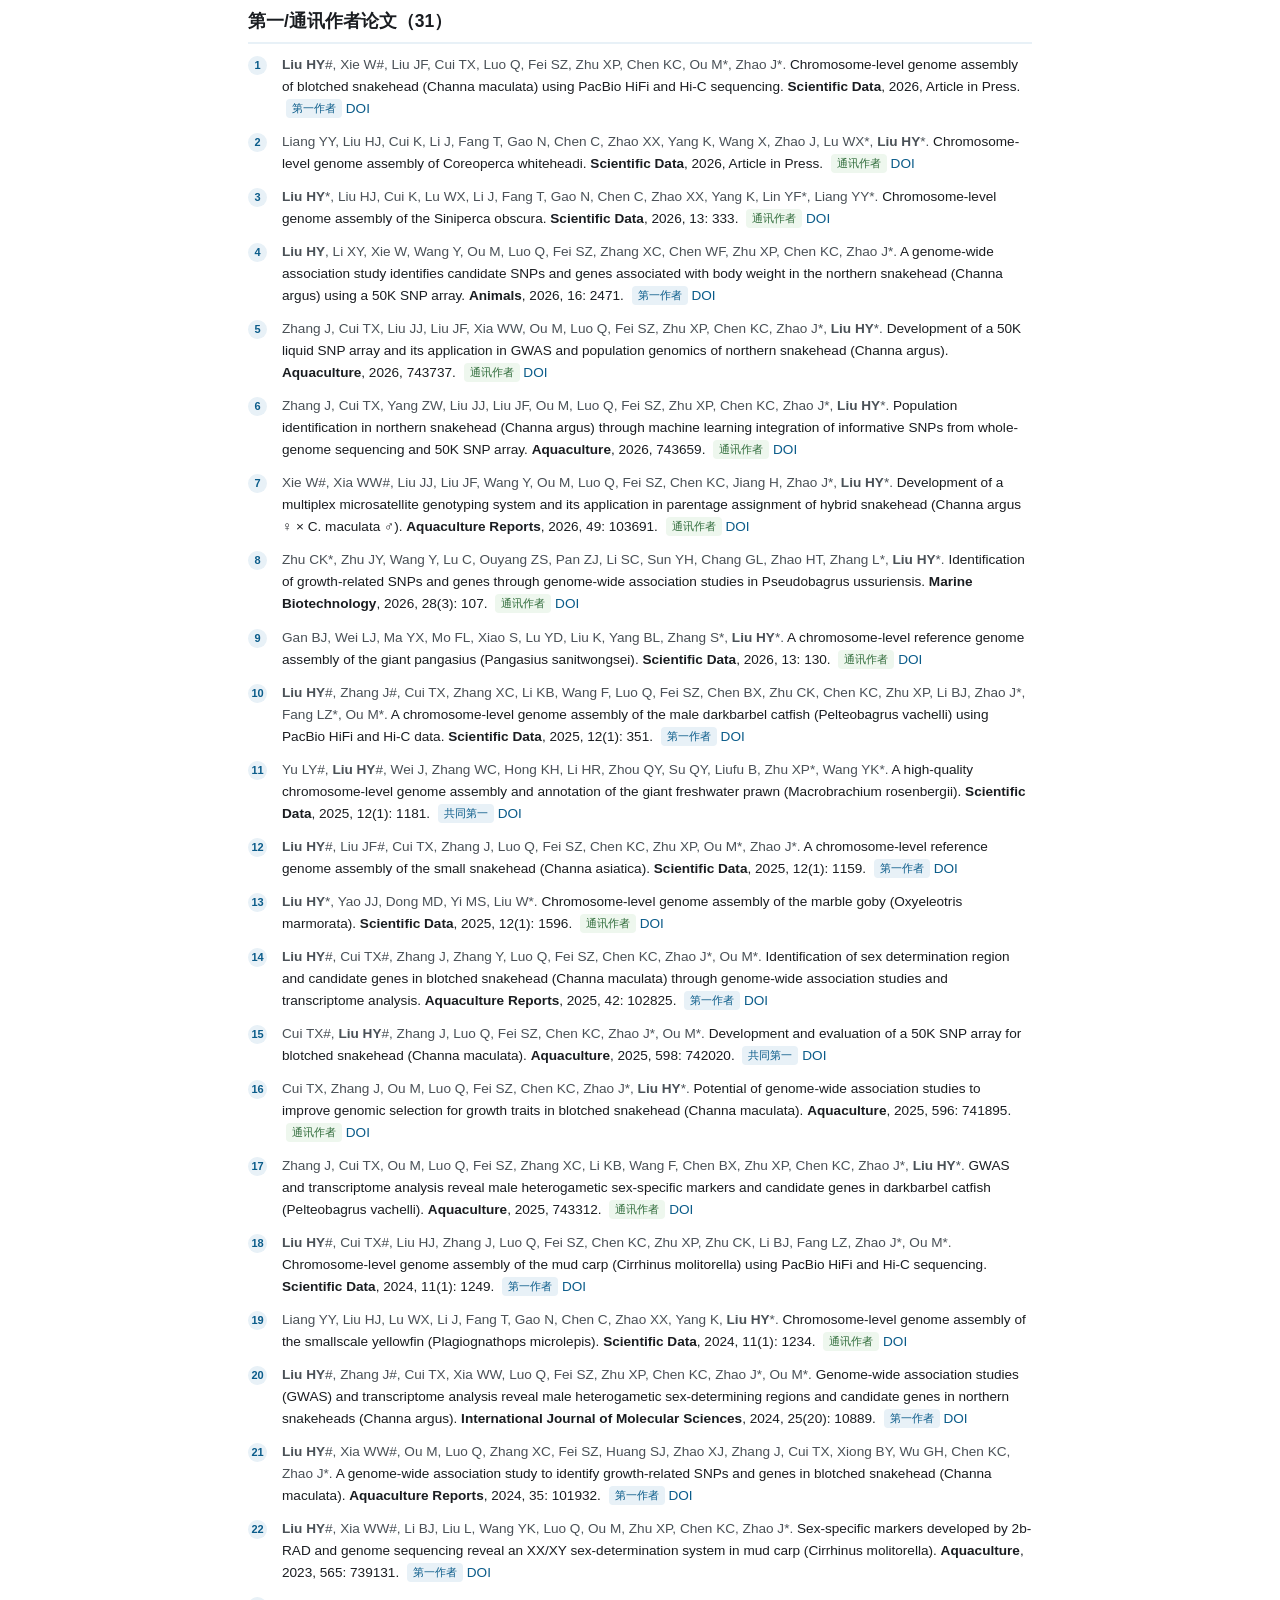
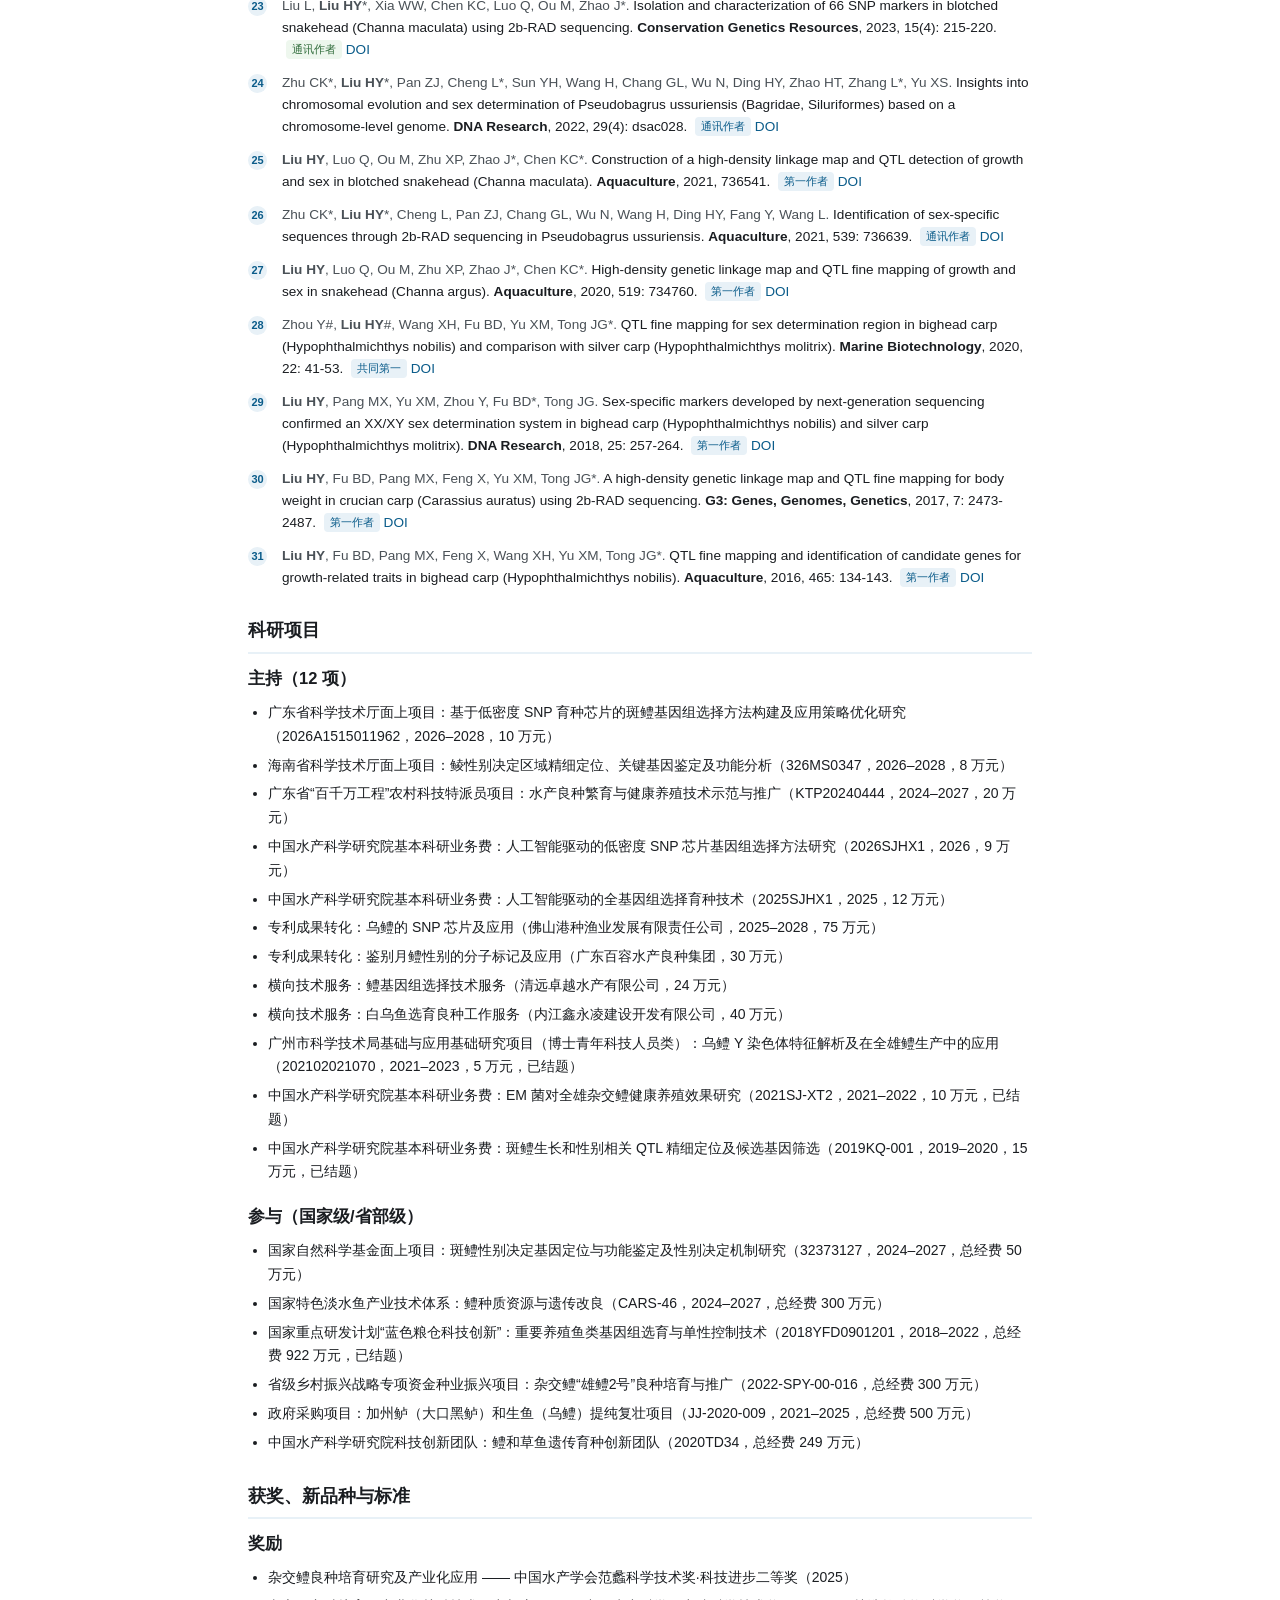
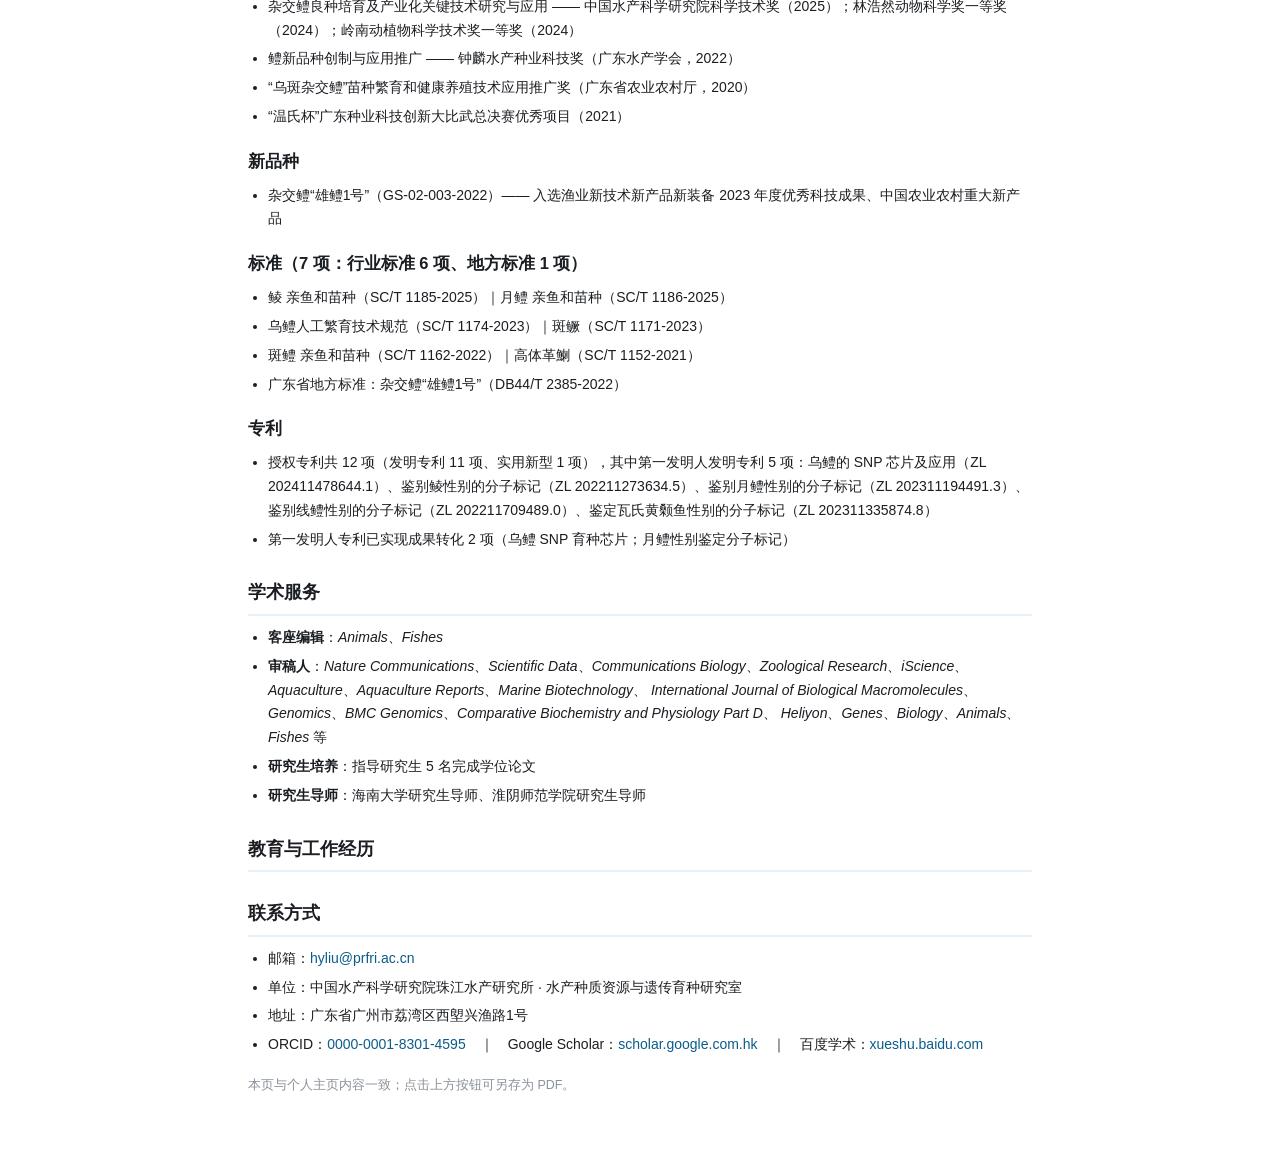
<file: cv-standalone.html>
<!DOCTYPE html>
<html lang="zh-CN">
<head>
<meta charset="utf-8">
<meta name="viewport" content="width=device-width, initial-scale=1">
<!-- 单文件版：可直接发给别人，双击用浏览器打开 -->
<title>刘海洋 · 简历</title>
<meta name="description" content="刘海洋　博士 — 水产动物基因组学与分子育种 · 中国水产科学研究院珠江水产研究所 · 水产种质资源与遗传育种研究室 · 助理研究员">
<meta name="robots" content="noindex,follow">
<link rel="icon" href="[data-uri]" type="image/svg+xml">
<style>
:root{
  --fg:#1a1d21; --fg-soft:#4a5157; --bg:#ffffff; --bg-soft:#f7f8fa;
  --line:#e3e6ea; --accent:#0b5c8a; --accent-soft:#e8f1f7; --maxw:960px;
}
*{box-sizing:border-box}
html{-webkit-text-size-adjust:100%}
body{
  margin:0; background:var(--bg); color:var(--fg);
  font:16px/1.75 -apple-system,BlinkMacSystemFont,"Segoe UI","PingFang SC","Hiragino Sans GB",
       "Microsoft YaHei","Noto Sans CJK SC","Source Han Sans SC",Arial,sans-serif;
}
a{color:var(--accent); text-decoration:none}
a:hover{text-decoration:underline}
.wrap{max-width:var(--maxw); margin:0 auto; padding:0 20px}
.skip{position:absolute; left:-9999px}
.skip:focus{left:8px; top:8px; background:#fff; padding:8px 12px; border:1px solid var(--line); z-index:9}

/* header */
.site-header{position:sticky; top:0; z-index:5; background:rgba(255,255,255,.94);
  backdrop-filter:saturate(180%) blur(8px); border-bottom:1px solid var(--line)}
.site-header .wrap{display:flex; align-items:center; justify-content:space-between;
  gap:16px; min-height:60px; flex-wrap:wrap; padding-top:8px; padding-bottom:8px}
.brand{display:flex; align-items:baseline; gap:10px}
.brand .name{font-size:19px; font-weight:700; letter-spacing:.02em}
.brand .name-en{font-size:13px; color:var(--fg-soft)}
.nav{display:flex; gap:14px; flex-wrap:wrap; font-size:14.5px}
.nav a{color:var(--fg-soft)}
.nav a.lang{border:1px solid var(--line); border-radius:999px; padding:2px 10px; color:var(--accent)}
.nav a.cv-link{border:1px solid var(--accent); background:var(--accent-soft); border-radius:999px;
  padding:2px 11px; color:var(--accent); font-weight:600}

/* hero */
.hero{padding:52px 20px 8px}
.hero h1{margin:0 0 6px; font-size:clamp(25px,3.6vw,34px); line-height:1.25; letter-spacing:.01em}
.hero .subtitle{font-size:15px; color:#7b8288; margin:0 0 16px}
.lede{font-size:16.5px; color:var(--fg-soft); max-width:74ch; margin:0 0 16px}
.lede strong{color:var(--fg); font-weight:650}
.meta-line{font-size:14px; color:var(--fg-soft); border-top:1px dashed var(--line); padding-top:12px; margin:0}

/* hero 个人照片 */
.hero-grid{display:grid; grid-template-columns:minmax(0,1fr) auto; gap:28px; align-items:start}
.hero-photo{margin:0}
.hero-photo img{display:block; width:clamp(132px,15vw,178px); height:auto; border-radius:10px;
  border:1px solid var(--line); box-shadow:0 2px 10px rgba(0,0,0,.07)}

/* stats */
.stats{display:grid; grid-template-columns:repeat(auto-fit,minmax(150px,1fr)); gap:12px; margin:22px 0 0}
.stat{background:var(--bg-soft); border:1px solid var(--line); border-radius:10px; padding:14px 16px}
.stat .num{font-size:23px; font-weight:700; color:var(--accent); line-height:1.2}
.stat .lbl{font-size:13px; color:var(--fg-soft); margin-top:2px}

/* sections */
section.wrap{padding:32px 20px}
h2{font-size:21px; margin:0 0 18px; padding-bottom:8px; border-bottom:2px solid var(--accent-soft); display:inline-block}
h3{font-size:16.5px; margin:0 0 8px}
p{margin:0 0 12px}
.hint{font-size:13.5px; color:#8a9199; background:var(--bg-soft); border-left:3px solid var(--line);
  padding:8px 12px; border-radius:0 6px 6px 0}

/* cards */
.cards{display:grid; grid-template-columns:repeat(auto-fit,minmax(272px,1fr)); gap:16px}
.card{background:var(--bg-soft); border:1px solid var(--line); border-radius:10px; padding:18px 18px 8px}
.card p{font-size:14.6px; color:var(--fg-soft); margin-bottom:12px}

/* lists */
.plain-list{margin:0; padding-left:20px}
.plain-list li{margin-bottom:9px}
.plain-list.tight li{margin-bottom:5px; font-size:15px}

/* publications */
.pub-list{padding-left:0; margin:0 0 10px; list-style:none; counter-reset:p}
.pub-list li{position:relative; padding-left:34px; margin-bottom:15px; font-size:14.8px; line-height:1.7}
.pub-list li::before{counter-increment:p; content:counter(p); position:absolute; left:0; top:3px;
  width:22px; height:22px; border-radius:50%; background:var(--accent-soft); color:var(--accent);
  font-size:12px; font-weight:700; text-align:center; line-height:22px}
.pub-title{font-weight:400}
.pub-authors{color:var(--fg-soft)}
.pub-journal{font-weight:700}
.role{display:inline-block; font-size:11.5px; padding:1px 6px; border-radius:4px; margin-left:4px;
  background:var(--accent-soft); color:var(--accent); vertical-align:1px; white-space:nowrap}
.role.co{background:#eef7ee; color:#2f6b3a}

/* timeline */
.timeline{list-style:none; margin:0; padding:0}
.timeline li{display:flex; gap:14px; padding:9px 0; border-bottom:1px dashed var(--line); font-size:15px}
.timeline li:last-child{border-bottom:none}
.timeline .when{flex:0 0 148px; color:#7b8288; font-variant-numeric:tabular-nums}

/* footer */
.site-footer{border-top:1px solid var(--line); margin-top:26px; padding:22px 0 40px;
  background:var(--bg-soft); font-size:13.5px; color:var(--fg-soft)}
.site-footer .tiny{font-size:12.5px; color:#9aa1a8; margin:4px 0 0}

@media (max-width:640px){
  .hero{padding-top:34px}
  .hero-grid{grid-template-columns:1fr; gap:20px}
  .hero-photo{order:-1}
  .hero-photo img{width:min(46vw,168px); margin:0 auto}
  section.wrap{padding:26px 20px}
  .nav{gap:10px; font-size:13.5px}
  .timeline li{flex-direction:column; gap:2px}
  .timeline .when{flex:none}
}
@media print{
  .site-header,.skip{display:none}
  body{font-size:11pt} .card,.stat{break-inside:avoid}
  .hero-photo img{width:120px; box-shadow:none}
}

</style>
<style>
  body{background:#fff}
  .cv{max-width:820px;margin:0 auto;padding:22px 18px 60px}
  .cv h1{font-size:clamp(21px,5vw,27px);margin:0 0 6px;line-height:1.3}
  .cv-head{display:grid;grid-template-columns:minmax(0,1fr) auto;gap:16px;align-items:start;margin-bottom:8px}
  .cv-photo{width:clamp(78px,20vw,104px);height:auto;border-radius:8px;border:1px solid var(--line)}
  .cv .tagline{font-size:15.5px;color:var(--accent);font-weight:600;margin:0 0 4px}
  .cv .subtitle{color:#6b7378;font-size:14px;margin:0 0 12px}
  .cv .lede{font-size:15px;margin:0 0 14px}
  .cv h2{font-size:17.5px;margin:26px 0 10px;padding-bottom:6px;border-bottom:2px solid var(--accent-soft);display:block}
  .cv .item{margin:0 0 10px}
  .cv .item h3{font-size:15px;margin:0 0 2px}
  .cv .item p{font-size:14px;color:var(--fg-soft);margin:0}
  .cv .plain-list.tight li{font-size:14px;line-height:1.7}
  .cv .stats{grid-template-columns:repeat(auto-fit,minmax(132px,1fr));gap:9px;margin:14px 0 2px}
  .cv .stat{padding:10px 12px}
  .cv .stat .num{font-size:19px}
  .cv .stat .lbl{font-size:12px}
  .cv .pub-list li{font-size:13.6px;line-height:1.62;margin-bottom:11px}
  .cv .pub-list li::before{width:19px;height:19px;line-height:19px;font-size:11px;top:2px}
  .cv .role{font-size:10.5px}
  .cv .timeline li{font-size:14px;padding:7px 0}
  .cv .timeline .when{flex:0 0 128px;font-size:13px}
  .cv-bar{position:sticky;top:0;z-index:9;background:rgba(255,255,255,.95);backdrop-filter:blur(6px);
    border-bottom:1px solid var(--line);display:flex;gap:10px;align-items:center;justify-content:space-between;
    padding:9px 18px}
  .cv-bar a,.cv-bar button{font-size:13.5px}
  .cv-bar button{border:1px solid var(--accent);background:var(--accent);color:#fff;border-radius:999px;
    padding:5px 14px;cursor:pointer;font-family:inherit}
  .cv-note{font-size:12.5px;color:#8a9199;margin:18px 0 0}
  @media (max-width:520px){
    .cv-photo{width:84px}
    .cv{padding:16px 14px 48px}
    .cv .timeline li{flex-direction:column;gap:2px}
    .cv .timeline .when{flex:none}
    .cv .stats{grid-template-columns:1fr 1fr}
  }
  @media print{
    .cv-bar{display:none}
    .cv{max-width:none;padding:0}
    .cv h2{margin:14px 0 6px} .cv .pub-list li{margin-bottom:7px}
    .cv .stat{border:none;padding:0 6px 0 0;background:none}
    a[href]:after{content:""}
  }
</style>
</head>
<body>
<div class="cv-bar">
  <button onclick="window.print()">下载 PDF / 打印</button>
</div>
<main class="cv">
  <div class="cv-head">
    <div class="cv-head-text">
      <h1>刘海洋　博士</h1>
      <p class="tagline">水产动物基因组学与分子育种</p>
      <p class="subtitle">中国水产科学研究院珠江水产研究所 · 水产种质资源与遗传育种研究室 · 助理研究员</p>
    </div>
    <img class="cv-photo" src="[data-uri]" width="320" height="421" alt="刘海洋 博士" decoding="async">
  </div>
  <p class="lede">2017 年毕业于中国科学院水生生物研究所（中国科学院大学），获遗传学博士学位，同年进入中国水产科学研究院珠江水产研究所工作至今。      主要从事水产动物种质资源开发与利用、重要经济性状遗传解析、      基因组选择育种及机器学习在水产育种中的应用研究。 建立了涵盖基因组组装与注释、群体遗传分析、全基因组关联分析（GWAS）及基因组选择的全流程技术体系。      已完成斑鳢、月鳢、鲮、瓦氏黄颡鱼、暗鳜等十余种水产动物的染色体级基因组组装；      系统开展鳢类种质资源普查，阐明主要养殖群体的遗传多样性、群体结构及历史动态；      解析鳢等鱼类生长和性别决定的遗传基础，开发多个性别特异性分子标记；      主持研制乌鳢、斑鳢两款 50K 液相育种芯片，构建基因组选择技术体系，      并探索机器学习算法在种质资源精准鉴定、复杂性状预测和基因组育种值评估中的应用；      参与培育全雄杂交鳢新品种“雄鳢1号”，推动其在主产区示范推广，形成了      “基因组解析—种质评价—性状解析—芯片研制—智能预测—育种应用—成果转化”的完整技术链条。
             至今以第一或通讯作者发表 SCI 论文 31 篇（累计发表 SCI 论文 79 篇），论文总被引 1200 余次、H 指数 20；主持科研与转化项目 12 项（累计经费 258 万元），参与国家级、省部级项目 6 项；获授权专利 12 项（第一发明人发明专利 5 项，其中 2 项已实现成果转化）；参与培育国审杂交鳢新品种“雄鳢1号”（GS-02-003-2022）；获范蠡科学技术奖科技进步二等奖等科技奖励 7 项；参与制定行业标准 6 项、地方标准 1 项；兼任 <em>Animals</em>、<em>Fishes</em> 客座编辑，为 <em>Nature Communications</em>、<em>Scientific Data</em>、<em>iScience</em> 等国际期刊审稿。</p>
  <div class="stats"><div class="stat"><div class="num">31 篇</div><div class="lbl">第一/通讯作者 SCI（累计 SCI 79 篇）</div></div><div class="stat"><div class="num">1200+</div><div class="lbl">论文总被引 · H 指数 20</div></div><div class="stat"><div class="num">12 项</div><div class="lbl">授权专利（第一发明人 5 项）</div></div><div class="stat"><div class="num">7 项</div><div class="lbl">行业与地方标准</div></div><div class="stat"><div class="num">12 项</div><div class="lbl">主持科研与转化项目</div></div><div class="stat"><div class="num">1 个</div><div class="lbl">参与培育国审新品种“雄鳢1号”</div></div></div>

  <h2>研究方向</h2>
  <div class="item"><h3>基因组资源构建与注释</h3><p>面向鳢科、鲮、黄颡鱼、鳜等经济鱼类，完成染色体级与高质量基因组组装（PacBio HiFi / ONT / Hi-C）， 并以多物种蛋白证据与 RNA 证据开展基因结构注释、重复序列与功能注释； 以 BUSCO、compleasm 等指标逐轮评估完整性，用缺口诊断与靶向修补提升基因集完整度。</p></div><div class="item"><h3>性别决定与重要经济性状遗传解析</h3><p>利用高密度遗传连锁图谱、QTL 精细定位、GWAS 与转录组联合分析，解析鱼类性别决定区域与生长性状的遗传基础； 在鳢（乌鳢、斑鳢、线鳢、月鳢）、鲮、瓦氏黄颡鱼、鳙/鲢等物种开发性别特异性分子标记， 支撑全雄/单性苗种生产。</p></div><div class="item"><h3>分子育种与育种芯片</h3><p>主持研制乌鳢、斑鳢两款 50K 液相 SNP 育种芯片（已获发明专利并实现转化）， 建立包含位点筛选、探针设计、分型质控与群体适用性验证的芯片研制流程； 开展基因组选择（GS）与标记辅助选育，并用于群体识别与亲子鉴定。</p></div><div class="item"><h3>群体遗传与种质资源评价</h3><p>基于重测序与简化基因组数据，评估野生与选育群体的遗传多样性、群体结构、连锁不平衡、选择信号与历史动态， 支撑鳢类等种质资源普查与保护利用，为育种亲本选配与配组策略提供依据。</p></div><div class="item"><h3>机器学习与智能育种</h3><p>将机器学习方法应用于水产育种流程：基于基因组与表型数据的种质资源精准鉴定与群体判别、 复杂性状预测、基因组育种值（GEBV）评估，支撑低密度 SNP 芯片的基因组选择与亲本选配。</p></div>

  <h2>教育与工作经历</h2>
  <ul class="timeline cv-timeline">
      <li><span class="when">2007.09–2011.06</span><span>西南大学　水产养殖专业　本科（农学学士）</span></li>
      <li><span class="when">2011.09–2017.06</span><span>中国科学院水生生物研究所（中国科学院大学）　遗传学专业　硕博连读（理学博士）</span></li>
      <li><span class="when">2017.07–至今</span><span>中国水产科学研究院珠江水产研究所　水产种质资源与遗传育种研究室　助理研究员</span></li>
    </ul>

  <h2>第一/通讯作者论文（31）</h2>
  <ol class="pub-list"><li>
        <span class="pub-authors"><strong>Liu HY</strong>#, Xie W#, Liu JF, Cui TX, Luo Q, Fei SZ, Zhu XP, Chen KC, Ou M*, Zhao J*.</span>
        <span class="pub-title">Chromosome-level genome assembly of blotched snakehead (Channa maculata) using PacBio HiFi and Hi-C sequencing.</span>
        <span class="pub-journal">Scientific Data</span>, 2026, Article in Press.
        <span class="role">第一作者</span>
        <a href="https://doi.org/10.1038/s41597-026-07416-8" rel="noopener" target="_blank">DOI</a>
      </li><li>
        <span class="pub-authors">Liang YY, Liu HJ, Cui K, Li J, Fang T, Gao N, Chen C, Zhao XX, Yang K, Wang X, Zhao J, Lu WX*, <strong>Liu HY</strong>*.</span>
        <span class="pub-title">Chromosome-level genome assembly of Coreoperca whiteheadi.</span>
        <span class="pub-journal">Scientific Data</span>, 2026, Article in Press.
        <span class="role co">通讯作者</span>
        <a href="https://doi.org/10.1038/s41597-026-08170-7" rel="noopener" target="_blank">DOI</a>
      </li><li>
        <span class="pub-authors"><strong>Liu HY</strong>*, Liu HJ, Cui K, Lu WX, Li J, Fang T, Gao N, Chen C, Zhao XX, Yang K, Lin YF*, Liang YY*.</span>
        <span class="pub-title">Chromosome-level genome assembly of the Siniperca obscura.</span>
        <span class="pub-journal">Scientific Data</span>, 2026, 13: 333.
        <span class="role co">通讯作者</span>
        <a href="https://doi.org/10.1038/s41597-026-06678-6" rel="noopener" target="_blank">DOI</a>
      </li><li>
        <span class="pub-authors"><strong>Liu HY</strong>, Li XY, Xie W, Wang Y, Ou M, Luo Q, Fei SZ, Zhang XC, Chen WF, Zhu XP, Chen KC, Zhao J*.</span>
        <span class="pub-title">A genome-wide association study identifies candidate SNPs and genes associated with body weight in the northern snakehead (Channa argus) using a 50K SNP array.</span>
        <span class="pub-journal">Animals</span>, 2026, 16: 2471.
        <span class="role">第一作者</span>
        <a href="https://doi.org/10.3390/ani16162471" rel="noopener" target="_blank">DOI</a>
      </li><li>
        <span class="pub-authors">Zhang J, Cui TX, Liu JJ, Liu JF, Xia WW, Ou M, Luo Q, Fei SZ, Zhu XP, Chen KC, Zhao J*, <strong>Liu HY</strong>*.</span>
        <span class="pub-title">Development of a 50K liquid SNP array and its application in GWAS and population genomics of northern snakehead (Channa argus).</span>
        <span class="pub-journal">Aquaculture</span>, 2026, 743737.
        <span class="role co">通讯作者</span>
        <a href="https://doi.org/10.1016/j.aquaculture.2026.743737" rel="noopener" target="_blank">DOI</a>
      </li><li>
        <span class="pub-authors">Zhang J, Cui TX, Yang ZW, Liu JJ, Liu JF, Ou M, Luo Q, Fei SZ, Zhu XP, Chen KC, Zhao J*, <strong>Liu HY</strong>*.</span>
        <span class="pub-title">Population identification in northern snakehead (Channa argus) through machine learning integration of informative SNPs from whole-genome sequencing and 50K SNP array.</span>
        <span class="pub-journal">Aquaculture</span>, 2026, 743659.
        <span class="role co">通讯作者</span>
        <a href="https://doi.org/10.1016/j.aquaculture.2026.743659" rel="noopener" target="_blank">DOI</a>
      </li><li>
        <span class="pub-authors">Xie W#, Xia WW#, Liu JJ, Liu JF, Wang Y, Ou M, Luo Q, Fei SZ, Chen KC, Jiang H, Zhao J*, <strong>Liu HY</strong>*.</span>
        <span class="pub-title">Development of a multiplex microsatellite genotyping system and its application in parentage assignment of hybrid snakehead (Channa argus ♀ × C. maculata ♂).</span>
        <span class="pub-journal">Aquaculture Reports</span>, 2026, 49: 103691.
        <span class="role co">通讯作者</span>
        <a href="https://doi.org/10.1016/j.aqrep.2026.103691" rel="noopener" target="_blank">DOI</a>
      </li><li>
        <span class="pub-authors">Zhu CK*, Zhu JY, Wang Y, Lu C, Ouyang ZS, Pan ZJ, Li SC, Sun YH, Chang GL, Zhao HT, Zhang L*, <strong>Liu HY</strong>*.</span>
        <span class="pub-title">Identification of growth-related SNPs and genes through genome-wide association studies in Pseudobagrus ussuriensis.</span>
        <span class="pub-journal">Marine Biotechnology</span>, 2026, 28(3): 107.
        <span class="role co">通讯作者</span>
        <a href="https://doi.org/10.1007/s10126-026-10656-9" rel="noopener" target="_blank">DOI</a>
      </li><li>
        <span class="pub-authors">Gan BJ, Wei LJ, Ma YX, Mo FL, Xiao S, Lu YD, Liu K, Yang BL, Zhang S*, <strong>Liu HY</strong>*.</span>
        <span class="pub-title">A chromosome-level reference genome assembly of the giant pangasius (Pangasius sanitwongsei).</span>
        <span class="pub-journal">Scientific Data</span>, 2026, 13: 130.
        <span class="role co">通讯作者</span>
        <a href="https://doi.org/10.1038/s41597-025-06445-z" rel="noopener" target="_blank">DOI</a>
      </li><li>
        <span class="pub-authors"><strong>Liu HY</strong>#, Zhang J#, Cui TX, Zhang XC, Li KB, Wang F, Luo Q, Fei SZ, Chen BX, Zhu CK, Chen KC, Zhu XP, Li BJ, Zhao J*, Fang LZ*, Ou M*.</span>
        <span class="pub-title">A chromosome-level genome assembly of the male darkbarbel catfish (Pelteobagrus vachelli) using PacBio HiFi and Hi-C data.</span>
        <span class="pub-journal">Scientific Data</span>, 2025, 12(1): 351.
        <span class="role">第一作者</span>
        <a href="https://doi.org/10.1038/s41597-025-04662-0" rel="noopener" target="_blank">DOI</a>
      </li><li>
        <span class="pub-authors">Yu LY#, <strong>Liu HY</strong>#, Wei J, Zhang WC, Hong KH, Li HR, Zhou QY, Su QY, Liufu B, Zhu XP*, Wang YK*.</span>
        <span class="pub-title">A high-quality chromosome-level genome assembly and annotation of the giant freshwater prawn (Macrobrachium rosenbergii).</span>
        <span class="pub-journal">Scientific Data</span>, 2025, 12(1): 1181.
        <span class="role">共同第一</span>
        <a href="https://doi.org/10.1038/s41597-025-05494-8" rel="noopener" target="_blank">DOI</a>
      </li><li>
        <span class="pub-authors"><strong>Liu HY</strong>#, Liu JF#, Cui TX, Zhang J, Luo Q, Fei SZ, Chen KC, Zhu XP, Ou M*, Zhao J*.</span>
        <span class="pub-title">A chromosome-level reference genome assembly of the small snakehead (Channa asiatica).</span>
        <span class="pub-journal">Scientific Data</span>, 2025, 12(1): 1159.
        <span class="role">第一作者</span>
        <a href="https://doi.org/10.1038/s41597-025-05479-7" rel="noopener" target="_blank">DOI</a>
      </li><li>
        <span class="pub-authors"><strong>Liu HY</strong>*, Yao JJ, Dong MD, Yi MS, Liu W*.</span>
        <span class="pub-title">Chromosome-level genome assembly of the marble goby (Oxyeleotris marmorata).</span>
        <span class="pub-journal">Scientific Data</span>, 2025, 12(1): 1596.
        <span class="role co">通讯作者</span>
        <a href="https://doi.org/10.1038/s41597-025-05878-w" rel="noopener" target="_blank">DOI</a>
      </li><li>
        <span class="pub-authors"><strong>Liu HY</strong>#, Cui TX#, Zhang J, Zhang Y, Luo Q, Fei SZ, Chen KC, Zhao J*, Ou M*.</span>
        <span class="pub-title">Identification of sex determination region and candidate genes in blotched snakehead (Channa maculata) through genome-wide association studies and transcriptome analysis.</span>
        <span class="pub-journal">Aquaculture Reports</span>, 2025, 42: 102825.
        <span class="role">第一作者</span>
        <a href="https://doi.org/10.1016/j.aqrep.2025.102825" rel="noopener" target="_blank">DOI</a>
      </li><li>
        <span class="pub-authors">Cui TX#, <strong>Liu HY</strong>#, Zhang J, Luo Q, Fei SZ, Chen KC, Zhao J*, Ou M*.</span>
        <span class="pub-title">Development and evaluation of a 50K SNP array for blotched snakehead (Channa maculata).</span>
        <span class="pub-journal">Aquaculture</span>, 2025, 598: 742020.
        <span class="role">共同第一</span>
        <a href="https://doi.org/10.1016/j.aquaculture.2024.742020" rel="noopener" target="_blank">DOI</a>
      </li><li>
        <span class="pub-authors">Cui TX, Zhang J, Ou M, Luo Q, Fei SZ, Chen KC, Zhao J*, <strong>Liu HY</strong>*.</span>
        <span class="pub-title">Potential of genome-wide association studies to improve genomic selection for growth traits in blotched snakehead (Channa maculata).</span>
        <span class="pub-journal">Aquaculture</span>, 2025, 596: 741895.
        <span class="role co">通讯作者</span>
        <a href="https://doi.org/10.1016/j.aquaculture.2024.741895" rel="noopener" target="_blank">DOI</a>
      </li><li>
        <span class="pub-authors">Zhang J, Cui TX, Ou M, Luo Q, Fei SZ, Zhang XC, Li KB, Wang F, Chen BX, Zhu XP, Chen KC, Zhao J*, <strong>Liu HY</strong>*.</span>
        <span class="pub-title">GWAS and transcriptome analysis reveal male heterogametic sex-specific markers and candidate genes in darkbarbel catfish (Pelteobagrus vachelli).</span>
        <span class="pub-journal">Aquaculture</span>, 2025, 743312.
        <span class="role co">通讯作者</span>
        <a href="https://doi.org/10.1016/j.aquaculture.2025.743312" rel="noopener" target="_blank">DOI</a>
      </li><li>
        <span class="pub-authors"><strong>Liu HY</strong>#, Cui TX#, Liu HJ, Zhang J, Luo Q, Fei SZ, Chen KC, Zhu XP, Zhu CK, Li BJ, Fang LZ, Zhao J*, Ou M*.</span>
        <span class="pub-title">Chromosome-level genome assembly of the mud carp (Cirrhinus molitorella) using PacBio HiFi and Hi-C sequencing.</span>
        <span class="pub-journal">Scientific Data</span>, 2024, 11(1): 1249.
        <span class="role">第一作者</span>
        <a href="https://doi.org/10.1038/s41597-024-04075-5" rel="noopener" target="_blank">DOI</a>
      </li><li>
        <span class="pub-authors">Liang YY, Liu HJ, Lu WX, Li J, Fang T, Gao N, Chen C, Zhao XX, Yang K, <strong>Liu HY</strong>*.</span>
        <span class="pub-title">Chromosome-level genome assembly of the smallscale yellowfin (Plagiognathops microlepis).</span>
        <span class="pub-journal">Scientific Data</span>, 2024, 11(1): 1234.
        <span class="role co">通讯作者</span>
        <a href="https://doi.org/10.1038/s41597-024-04105-2" rel="noopener" target="_blank">DOI</a>
      </li><li>
        <span class="pub-authors"><strong>Liu HY</strong>#, Zhang J#, Cui TX, Xia WW, Luo Q, Fei SZ, Zhu XP, Chen KC, Zhao J*, Ou M*.</span>
        <span class="pub-title">Genome-wide association studies (GWAS) and transcriptome analysis reveal male heterogametic sex-determining regions and candidate genes in northern snakeheads (Channa argus).</span>
        <span class="pub-journal">International Journal of Molecular Sciences</span>, 2024, 25(20): 10889.
        <span class="role">第一作者</span>
        <a href="https://doi.org/10.3390/ijms252010889" rel="noopener" target="_blank">DOI</a>
      </li><li>
        <span class="pub-authors"><strong>Liu HY</strong>#, Xia WW#, Ou M, Luo Q, Zhang XC, Fei SZ, Huang SJ, Zhao XJ, Zhang J, Cui TX, Xiong BY, Wu GH, Chen KC, Zhao J*.</span>
        <span class="pub-title">A genome-wide association study to identify growth-related SNPs and genes in blotched snakehead (Channa maculata).</span>
        <span class="pub-journal">Aquaculture Reports</span>, 2024, 35: 101932.
        <span class="role">第一作者</span>
        <a href="https://doi.org/10.1016/j.aqrep.2024.101932" rel="noopener" target="_blank">DOI</a>
      </li><li>
        <span class="pub-authors"><strong>Liu HY</strong>#, Xia WW#, Li BJ, Liu L, Wang YK, Luo Q, Ou M, Zhu XP, Chen KC, Zhao J*.</span>
        <span class="pub-title">Sex-specific markers developed by 2b-RAD and genome sequencing reveal an XX/XY sex-determination system in mud carp (Cirrhinus molitorella).</span>
        <span class="pub-journal">Aquaculture</span>, 2023, 565: 739131.
        <span class="role">第一作者</span>
        <a href="https://doi.org/10.1016/j.aquaculture.2022.739131" rel="noopener" target="_blank">DOI</a>
      </li><li>
        <span class="pub-authors">Liu L, <strong>Liu HY</strong>*, Xia WW, Chen KC, Luo Q, Ou M, Zhao J*.</span>
        <span class="pub-title">Isolation and characterization of 66 SNP markers in blotched snakehead (Channa maculata) using 2b-RAD sequencing.</span>
        <span class="pub-journal">Conservation Genetics Resources</span>, 2023, 15(4): 215-220.
        <span class="role co">通讯作者</span>
        <a href="https://doi.org/10.1007/s12686-023-01319-1" rel="noopener" target="_blank">DOI</a>
      </li><li>
        <span class="pub-authors">Zhu CK*, <strong>Liu HY</strong>*, Pan ZJ, Cheng L*, Sun YH, Wang H, Chang GL, Wu N, Ding HY, Zhao HT, Zhang L*, Yu XS.</span>
        <span class="pub-title">Insights into chromosomal evolution and sex determination of Pseudobagrus ussuriensis (Bagridae, Siluriformes) based on a chromosome-level genome.</span>
        <span class="pub-journal">DNA Research</span>, 2022, 29(4): dsac028.
        <span class="role">通讯作者</span>
        <a href="https://doi.org/10.1093/dnares/dsac028" rel="noopener" target="_blank">DOI</a>
      </li><li>
        <span class="pub-authors"><strong>Liu HY</strong>, Luo Q, Ou M, Zhu XP, Zhao J*, Chen KC*.</span>
        <span class="pub-title">Construction of a high-density linkage map and QTL detection of growth and sex in blotched snakehead (Channa maculata).</span>
        <span class="pub-journal">Aquaculture</span>, 2021, 736541.
        <span class="role">第一作者</span>
        <a href="https://doi.org/10.1016/j.aquaculture.2021.736541" rel="noopener" target="_blank">DOI</a>
      </li><li>
        <span class="pub-authors">Zhu CK*, <strong>Liu HY</strong>*, Cheng L, Pan ZJ, Chang GL, Wu N, Wang H, Ding HY, Fang Y, Wang L.</span>
        <span class="pub-title">Identification of sex-specific sequences through 2b-RAD sequencing in Pseudobagrus ussuriensis.</span>
        <span class="pub-journal">Aquaculture</span>, 2021, 539: 736639.
        <span class="role">通讯作者</span>
        <a href="https://doi.org/10.1016/j.aquaculture.2021.736639" rel="noopener" target="_blank">DOI</a>
      </li><li>
        <span class="pub-authors"><strong>Liu HY</strong>, Luo Q, Ou M, Zhu XP, Zhao J*, Chen KC*.</span>
        <span class="pub-title">High-density genetic linkage map and QTL fine mapping of growth and sex in snakehead (Channa argus).</span>
        <span class="pub-journal">Aquaculture</span>, 2020, 519: 734760.
        <span class="role">第一作者</span>
        <a href="https://doi.org/10.1016/j.aquaculture.2019.734760" rel="noopener" target="_blank">DOI</a>
      </li><li>
        <span class="pub-authors">Zhou Y#, <strong>Liu HY</strong>#, Wang XH, Fu BD, Yu XM, Tong JG*.</span>
        <span class="pub-title">QTL fine mapping for sex determination region in bighead carp (Hypophthalmichthys nobilis) and comparison with silver carp (Hypophthalmichthys molitrix).</span>
        <span class="pub-journal">Marine Biotechnology</span>, 2020, 22: 41-53.
        <span class="role">共同第一</span>
        <a href="https://doi.org/10.1007/s10126-019-09929-3" rel="noopener" target="_blank">DOI</a>
      </li><li>
        <span class="pub-authors"><strong>Liu HY</strong>, Pang MX, Yu XM, Zhou Y, Fu BD*, Tong JG.</span>
        <span class="pub-title">Sex-specific markers developed by next-generation sequencing confirmed an XX/XY sex determination system in bighead carp (Hypophthalmichthys nobilis) and silver carp (Hypophthalmichthys molitrix).</span>
        <span class="pub-journal">DNA Research</span>, 2018, 25: 257-264.
        <span class="role">第一作者</span>
        <a href="https://doi.org/10.1093/dnares/dsx054" rel="noopener" target="_blank">DOI</a>
      </li><li>
        <span class="pub-authors"><strong>Liu HY</strong>, Fu BD, Pang MX, Feng X, Yu XM, Tong JG*.</span>
        <span class="pub-title">A high-density genetic linkage map and QTL fine mapping for body weight in crucian carp (Carassius auratus) using 2b-RAD sequencing.</span>
        <span class="pub-journal">G3: Genes, Genomes, Genetics</span>, 2017, 7: 2473-2487.
        <span class="role">第一作者</span>
        <a href="https://doi.org/10.1534/g3.117.041376" rel="noopener" target="_blank">DOI</a>
      </li><li>
        <span class="pub-authors"><strong>Liu HY</strong>, Fu BD, Pang MX, Feng X, Wang XH, Yu XM, Tong JG*.</span>
        <span class="pub-title">QTL fine mapping and identification of candidate genes for growth-related traits in bighead carp (Hypophthalmichthys nobilis).</span>
        <span class="pub-journal">Aquaculture</span>, 2016, 465: 134-143.
        <span class="role">第一作者</span>
        <a href="https://doi.org/10.1016/j.aquaculture.2016.08.039" rel="noopener" target="_blank">DOI</a>
      </li></ol>

  <h2>科研项目</h2>
  <h3>主持（12 项）</h3>
    <ul class="plain-list tight">
      <li>广东省科学技术厅面上项目：基于低密度 SNP 育种芯片的斑鳢基因组选择方法构建及应用策略优化研究（2026A1515011962，2026–2028，10 万元）</li>
      <li>海南省科学技术厅面上项目：鲮性别决定区域精细定位、关键基因鉴定及功能分析（326MS0347，2026–2028，8 万元）</li>
      <li>广东省“百千万工程”农村科技特派员项目：水产良种繁育与健康养殖技术示范与推广（KTP20240444，2024–2027，20 万元）</li>
      <li>中国水产科学研究院基本科研业务费：人工智能驱动的低密度 SNP 芯片基因组选择方法研究（2026SJHX1，2026，9 万元）</li>
      <li>中国水产科学研究院基本科研业务费：人工智能驱动的全基因组选择育种技术（2025SJHX1，2025，12 万元）</li>
      <li>专利成果转化：乌鳢的 SNP 芯片及应用（佛山港种渔业发展有限责任公司，2025–2028，75 万元）</li>
      <li>专利成果转化：鉴别月鳢性别的分子标记及应用（广东百容水产良种集团，30 万元）</li>
      <li>横向技术服务：鳢基因组选择技术服务（清远卓越水产有限公司，24 万元）</li>
      <li>横向技术服务：白乌鱼选育良种工作服务（内江鑫永凌建设开发有限公司，40 万元）</li>
      <li>广州市科学技术局基础与应用基础研究项目（博士青年科技人员类）：乌鳢 Y 染色体特征解析及在全雄鳢生产中的应用（202102021070，2021–2023，5 万元，已结题）</li>
      <li>中国水产科学研究院基本科研业务费：EM 菌对全雄杂交鳢健康养殖效果研究（2021SJ-XT2，2021–2022，10 万元，已结题）</li>
      <li>中国水产科学研究院基本科研业务费：斑鳢生长和性别相关 QTL 精细定位及候选基因筛选（2019KQ-001，2019–2020，15 万元，已结题）</li>
    </ul>
    <h3 style="margin-top:18px">参与（国家级/省部级）</h3>
    <ul class="plain-list tight">
      <li>国家自然科学基金面上项目：斑鳢性别决定基因定位与功能鉴定及性别决定机制研究（32373127，2024–2027，总经费 50 万元）</li>
      <li>国家特色淡水鱼产业技术体系：鳢种质资源与遗传改良（CARS-46，2024–2027，总经费 300 万元）</li>
      <li>国家重点研发计划“蓝色粮仓科技创新”：重要养殖鱼类基因组选育与单性控制技术（2018YFD0901201，2018–2022，总经费 922 万元，已结题）</li>
      <li>省级乡村振兴战略专项资金种业振兴项目：杂交鳢“雄鳢2号”良种培育与推广（2022-SPY-00-016，总经费 300 万元）</li>
      <li>政府采购项目：加州鲈（大口黑鲈）和生鱼（乌鳢）提纯复壮项目（JJ-2020-009，2021–2025，总经费 500 万元）</li>
      <li>中国水产科学研究院科技创新团队：鳢和草鱼遗传育种创新团队（2020TD34，总经费 249 万元）</li>
    </ul>

  <h2>获奖、新品种与标准</h2>
  <h3>奖励</h3>
    <ul class="plain-list tight">
      <li>杂交鳢良种培育研究及产业化应用 —— 中国水产学会范蠡科学技术奖·科技进步二等奖（2025）</li>
      <li>杂交鳢良种培育及产业化关键技术研究与应用 —— 中国水产科学研究院科学技术奖（2025）；林浩然动物科学奖一等奖（2024）；岭南动植物科学技术奖一等奖（2024）</li>
      <li>鳢新品种创制与应用推广 —— 钟麟水产种业科技奖（广东水产学会，2022）</li>
      <li>“乌斑杂交鳢”苗种繁育和健康养殖技术应用推广奖（广东省农业农村厅，2020）</li>
      <li>“温氏杯”广东种业科技创新大比武总决赛优秀项目（2021）</li>
    </ul>
    <h3 style="margin-top:18px">新品种</h3>
    <ul class="plain-list tight">
      <li>杂交鳢“雄鳢1号”（GS-02-003-2022）—— 入选渔业新技术新产品新装备 2023 年度优秀科技成果、中国农业农村重大新产品</li>
    </ul>
    <h3 style="margin-top:18px">标准（7 项：行业标准 6 项、地方标准 1 项）</h3>
    <ul class="plain-list tight">
      <li>鲮 亲鱼和苗种（SC/T 1185-2025）｜月鳢 亲鱼和苗种（SC/T 1186-2025）</li>
      <li>乌鳢人工繁育技术规范（SC/T 1174-2023）｜斑鳜（SC/T 1171-2023）</li>
      <li>斑鳢 亲鱼和苗种（SC/T 1162-2022）｜高体革䱨（SC/T 1152-2021）</li>
      <li>广东省地方标准：杂交鳢“雄鳢1号”（DB44/T 2385-2022）</li>
    </ul>
    <h3 style="margin-top:18px">专利</h3>
    <ul class="plain-list tight">
      <li>授权专利共 12 项（发明专利 11 项、实用新型 1 项），其中第一发明人发明专利 5 项：乌鳢的 SNP 芯片及应用（ZL 202411478644.1）、鉴别鲮性别的分子标记（ZL 202211273634.5）、鉴别月鳢性别的分子标记（ZL 202311194491.3）、鉴别线鳢性别的分子标记（ZL 202211709489.0）、鉴定瓦氏黄颡鱼性别的分子标记（ZL 202311335874.8）</li>
      <li>第一发明人专利已实现成果转化 2 项（乌鳢 SNP 育种芯片；月鳢性别鉴定分子标记）</li>
    </ul>

  <h2>学术服务</h2>
  <ul class="plain-list tight">
      <li><strong>客座编辑</strong>：<em>Animals</em>、<em>Fishes</em></li>
      <li><strong>审稿人</strong>：<em>Nature Communications</em>、<em>Scientific Data</em>、<em>Communications Biology</em>、<em>Zoological Research</em>、<em>iScience</em>、<em>Aquaculture</em>、<em>Aquaculture Reports</em>、<em>Marine Biotechnology</em>、
          <em>International Journal of Biological Macromolecules</em>、<em>Genomics</em>、<em>BMC Genomics</em>、<em>Comparative Biochemistry and Physiology Part D</em>、
          <em>Heliyon</em>、<em>Genes</em>、<em>Biology</em>、<em>Animals</em>、<em>Fishes</em> 等</li>
      <li><strong>研究生培养</strong>：指导研究生 5 名完成学位论文</li>
        <li><strong>研究生导师</strong>：海南大学研究生导师、淮阴师范学院研究生导师</li>
    </ul>

    <h2 style="margin-top:26px">教育与工作经历</h2>
    

  <h2>联系方式</h2>
  <ul class="plain-list tight">
      <li>邮箱：<a href="mailto:hyliu@prfri.ac.cn">hyliu@prfri.ac.cn</a></li>
      <li>单位：中国水产科学研究院珠江水产研究所 · 水产种质资源与遗传育种研究室</li>
      <li>地址：广东省广州市荔湾区西塱兴渔路1号</li>
      <li>ORCID：<a href="https://orcid.org/0000-0001-8301-4595" rel="me noopener" target="_blank">0000-0001-8301-4595</a>　｜　Google Scholar：<a href="https://scholar.google.com.hk/citations?user=ZkBGkaMAAAAJ&hl=zh-CN" rel="noopener" target="_blank">scholar.google.com.hk</a>　｜　百度学术：<a href="https://xueshu.baidu.com/scholarID/CN-BP84NSHJ" rel="noopener" target="_blank">xueshu.baidu.com</a></li>
    </ul>

  <p class="cv-note">本页与个人主页内容一致；点击上方按钮可另存为 PDF。</p>
</main>
</body>
</html>
</file>
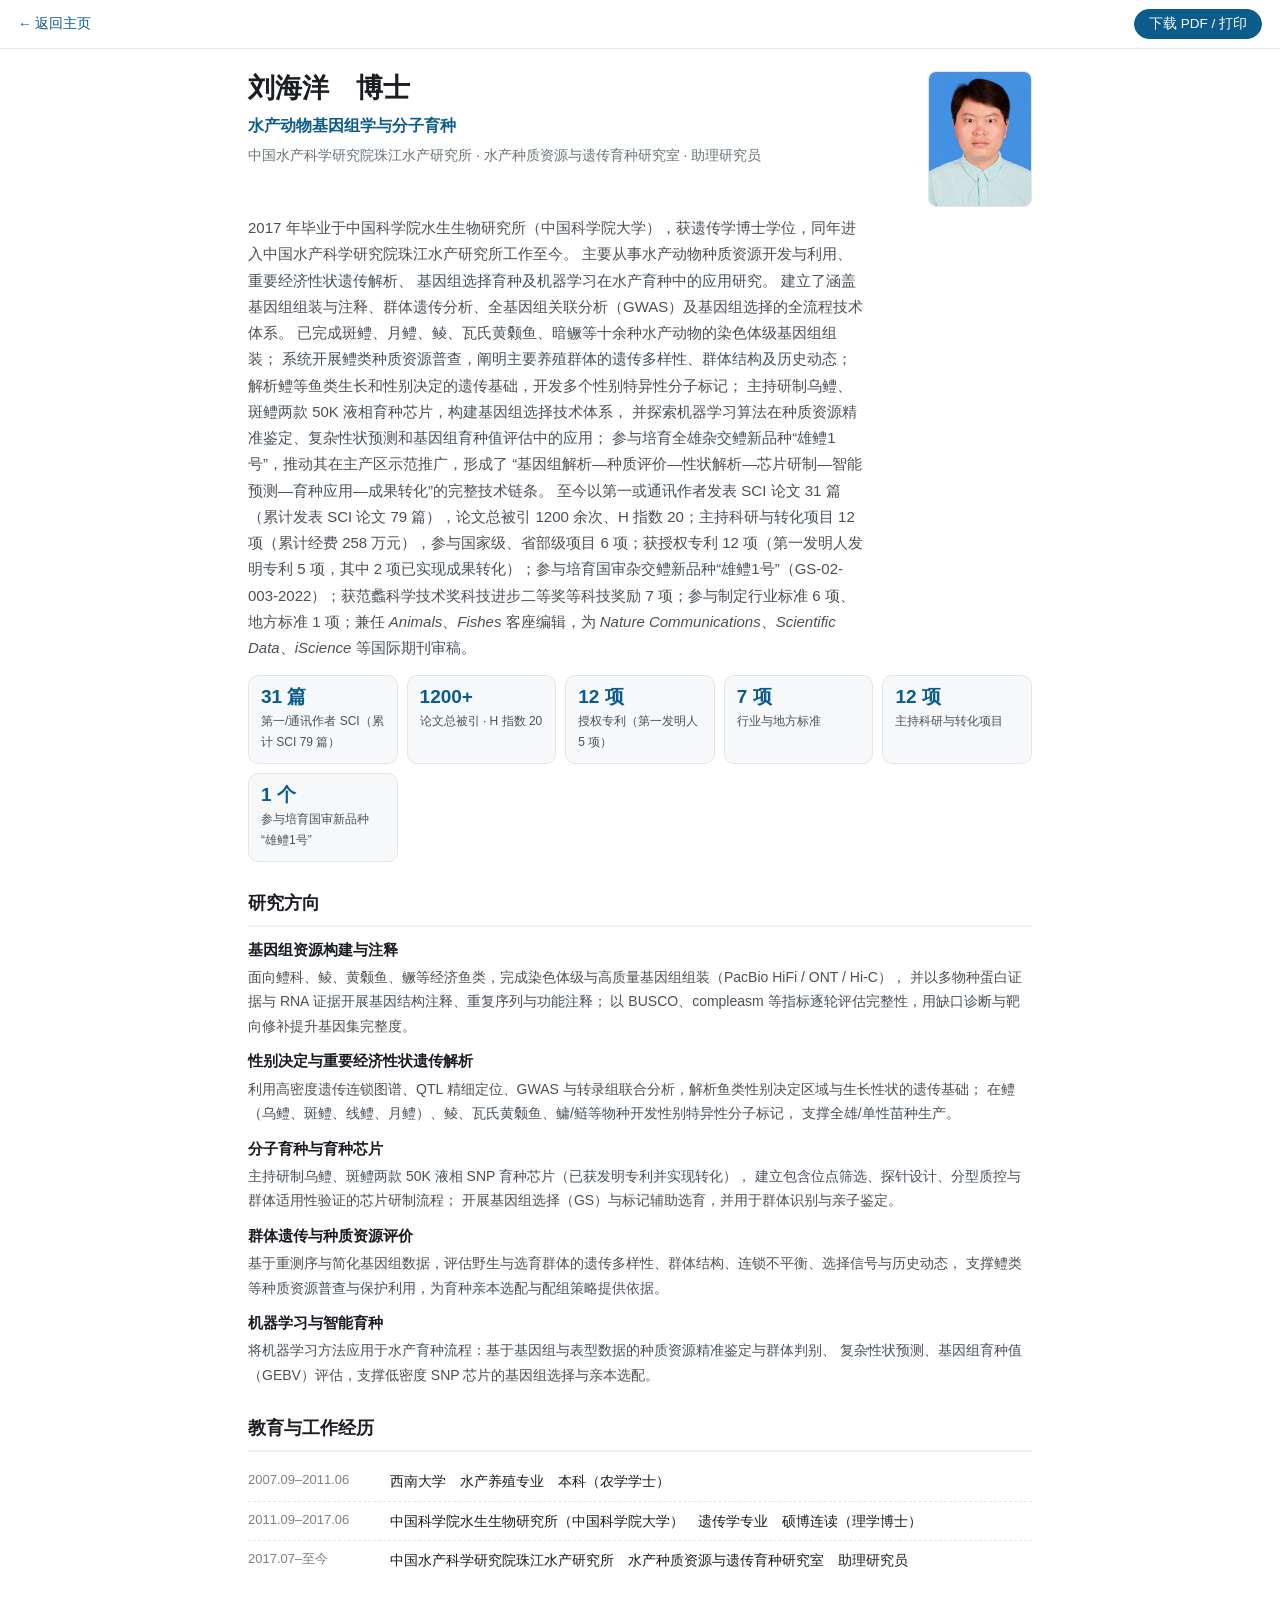
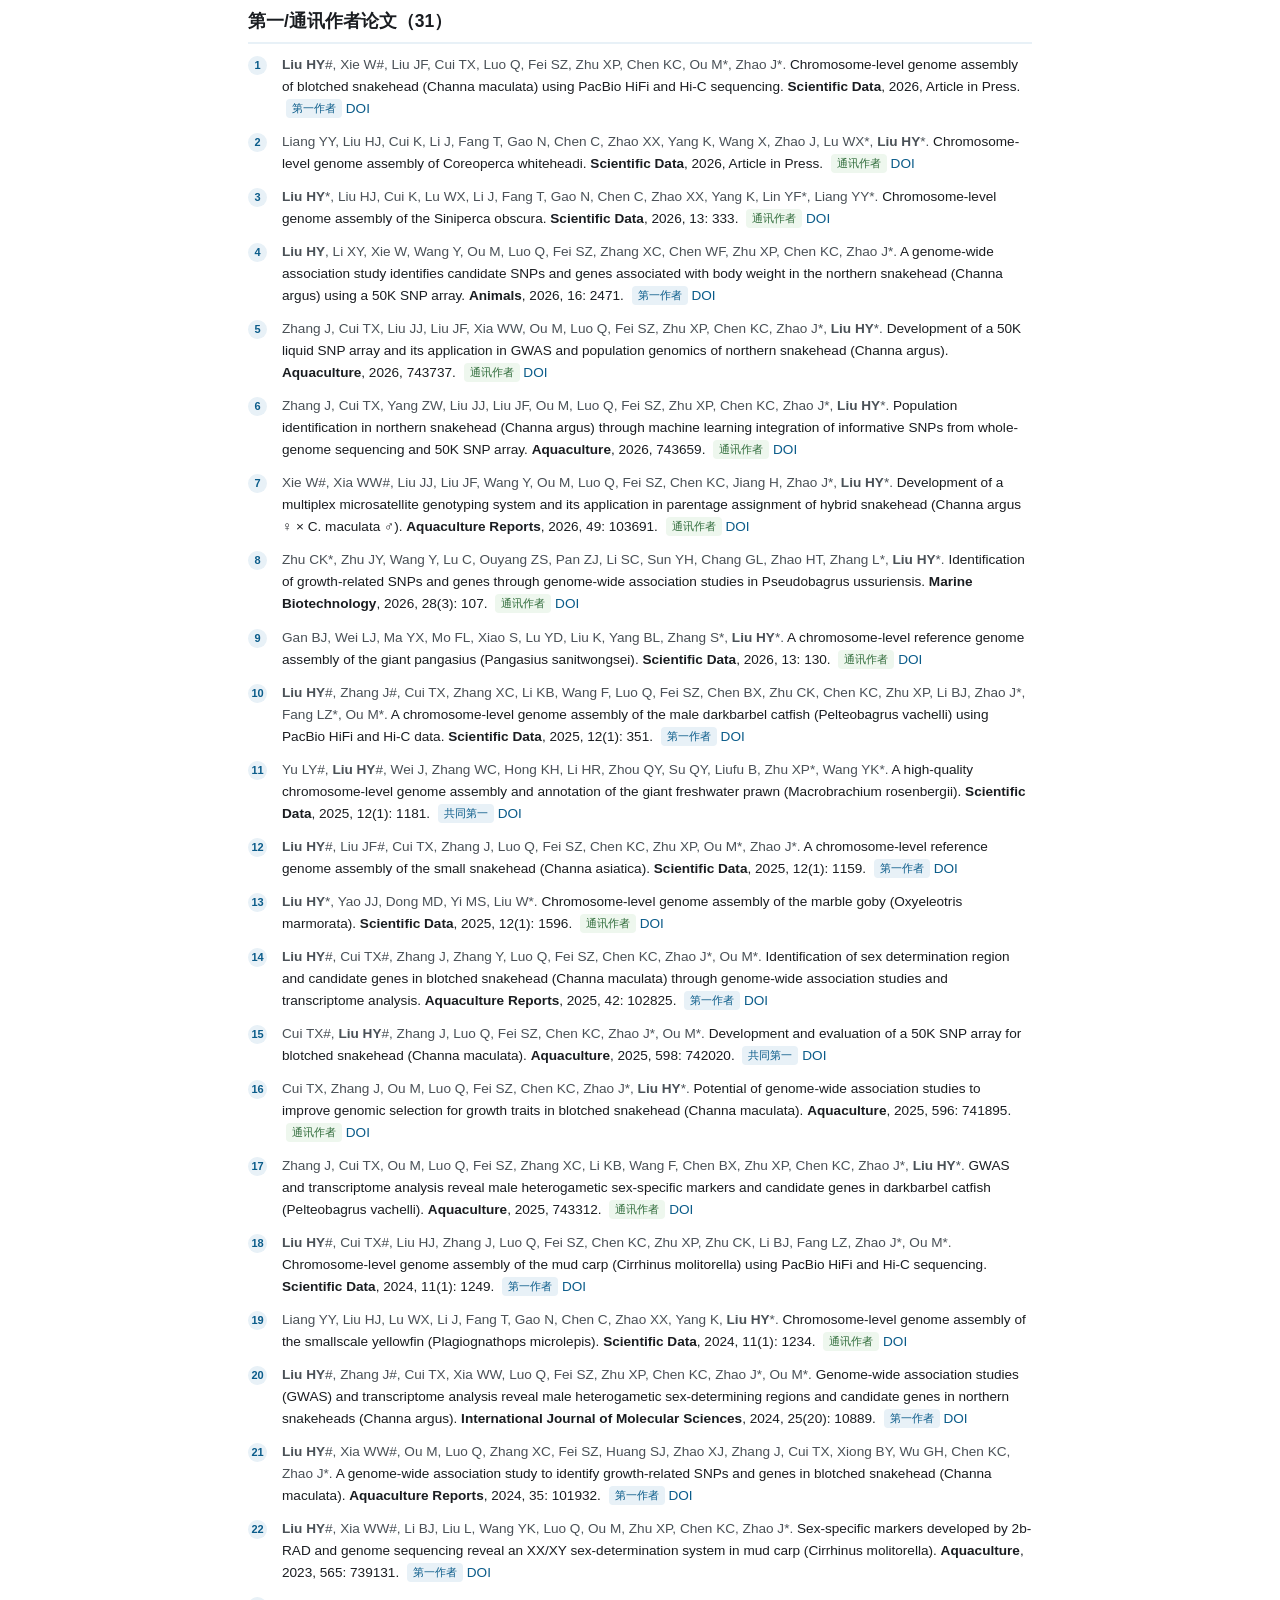
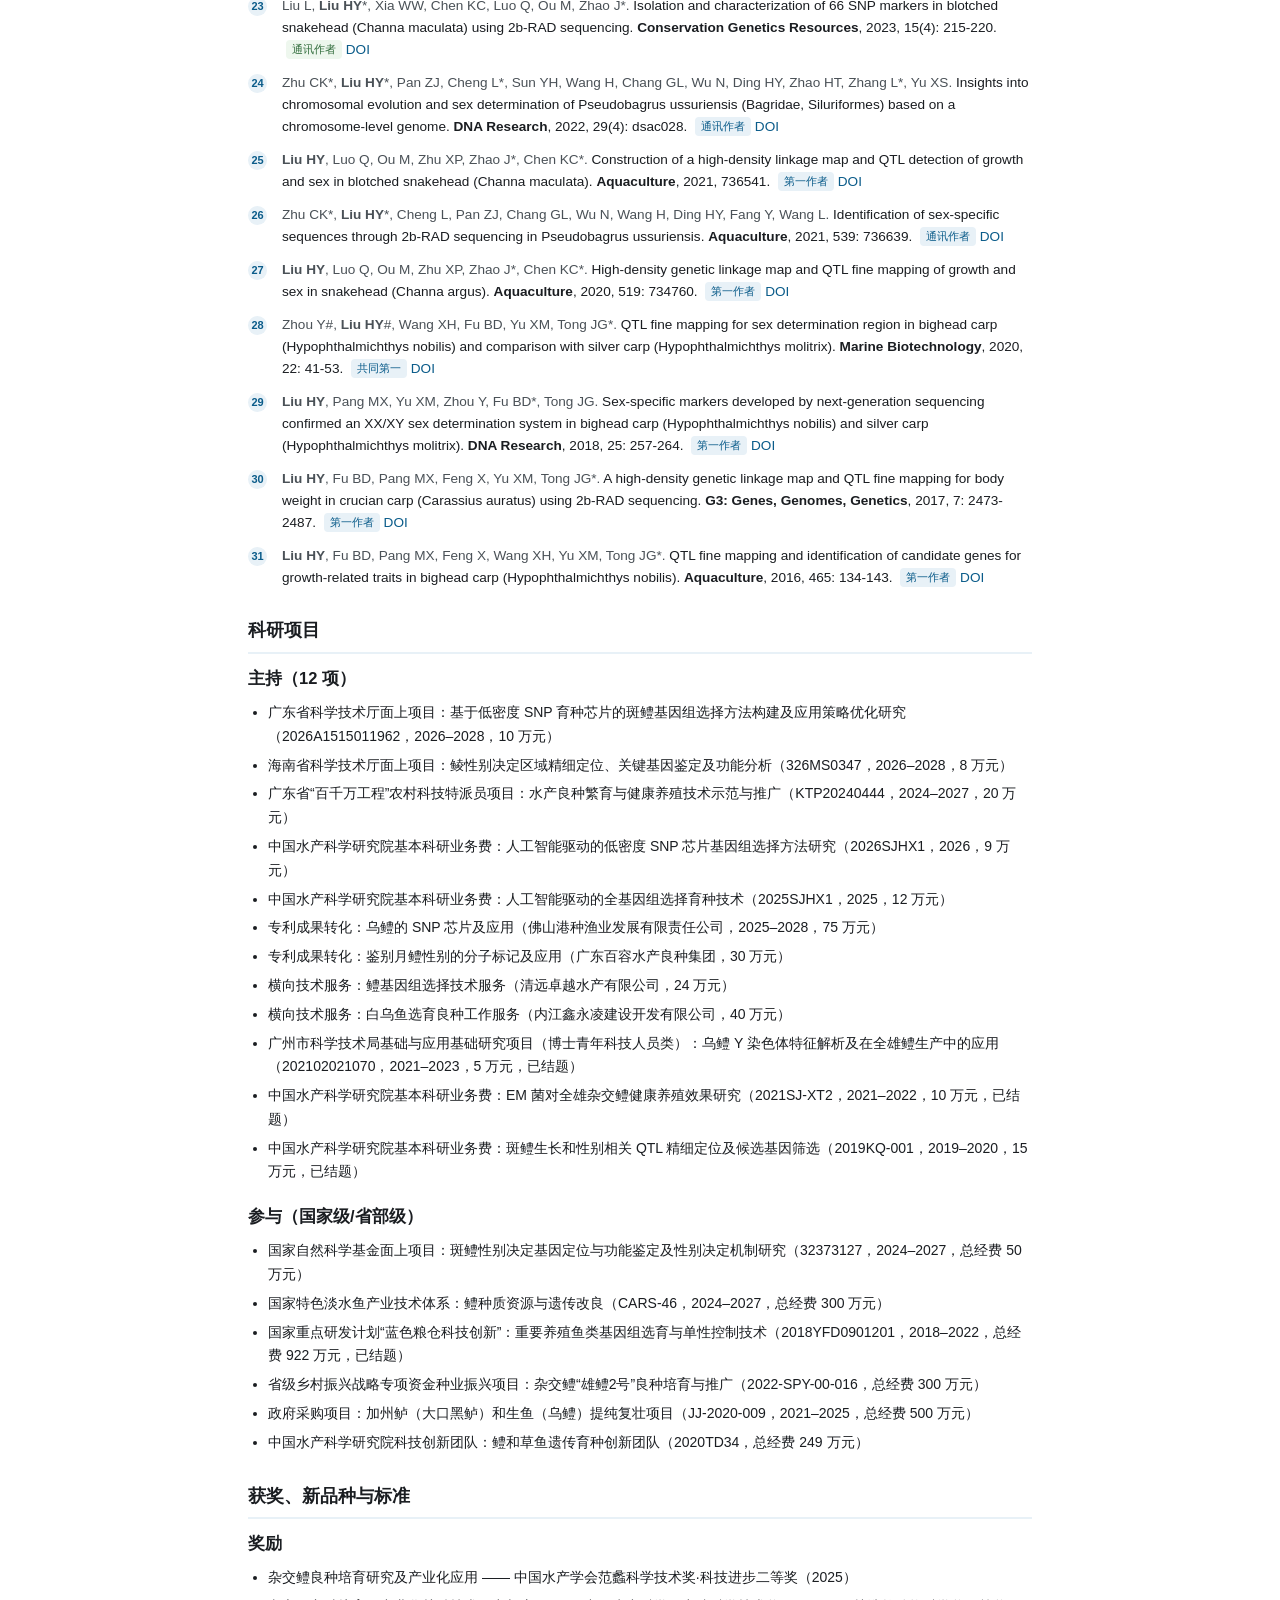
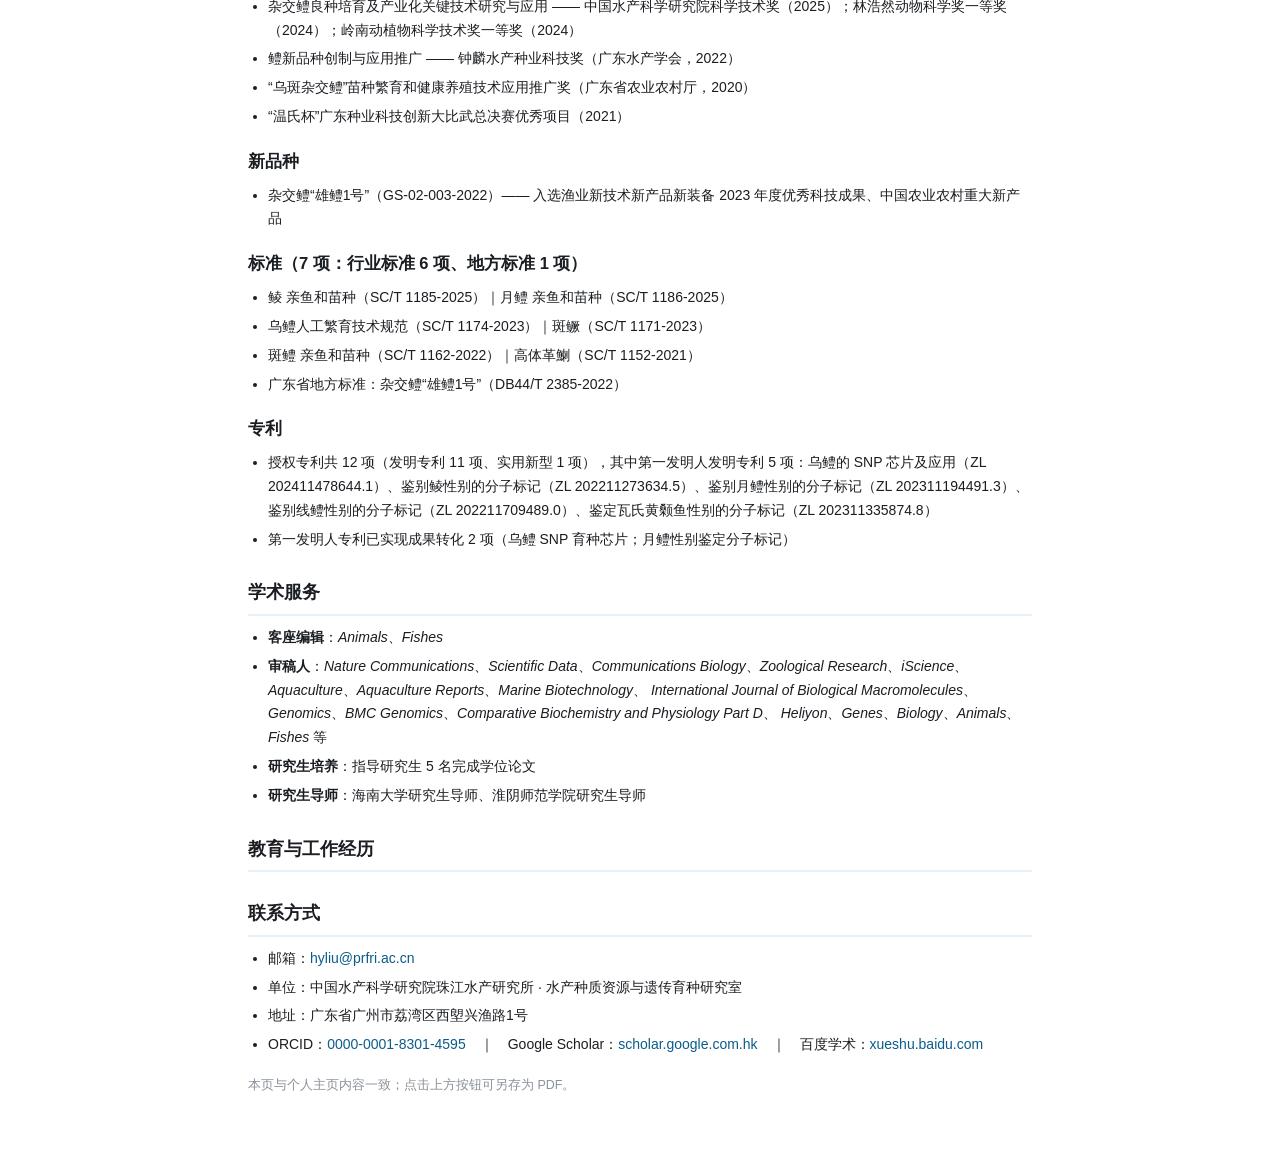
<file: cv.html>
<!DOCTYPE html>
<html lang="zh-CN">
<head>
<meta charset="utf-8">
<meta name="viewport" content="width=device-width, initial-scale=1">
<title>刘海洋 · 简历</title>
<meta name="description" content="刘海洋　博士 — 水产动物基因组学与分子育种 · 中国水产科学研究院珠江水产研究所 · 水产种质资源与遗传育种研究室 · 助理研究员">
<meta name="robots" content="noindex,follow">
<link rel="icon" href="assets/favicon.svg" type="image/svg+xml">
<link rel="stylesheet" href="assets/style.css">
<style>
  body{background:#fff}
  .cv{max-width:820px;margin:0 auto;padding:22px 18px 60px}
  .cv h1{font-size:clamp(21px,5vw,27px);margin:0 0 6px;line-height:1.3}
  .cv-head{display:grid;grid-template-columns:minmax(0,1fr) auto;gap:16px;align-items:start;margin-bottom:8px}
  .cv-photo{width:clamp(78px,20vw,104px);height:auto;border-radius:8px;border:1px solid var(--line)}
  .cv .tagline{font-size:15.5px;color:var(--accent);font-weight:600;margin:0 0 4px}
  .cv .subtitle{color:#6b7378;font-size:14px;margin:0 0 12px}
  .cv .lede{font-size:15px;margin:0 0 14px}
  .cv h2{font-size:17.5px;margin:26px 0 10px;padding-bottom:6px;border-bottom:2px solid var(--accent-soft);display:block}
  .cv .item{margin:0 0 10px}
  .cv .item h3{font-size:15px;margin:0 0 2px}
  .cv .item p{font-size:14px;color:var(--fg-soft);margin:0}
  .cv .plain-list.tight li{font-size:14px;line-height:1.7}
  .cv .stats{grid-template-columns:repeat(auto-fit,minmax(132px,1fr));gap:9px;margin:14px 0 2px}
  .cv .stat{padding:10px 12px}
  .cv .stat .num{font-size:19px}
  .cv .stat .lbl{font-size:12px}
  .cv .pub-list li{font-size:13.6px;line-height:1.62;margin-bottom:11px}
  .cv .pub-list li::before{width:19px;height:19px;line-height:19px;font-size:11px;top:2px}
  .cv .role{font-size:10.5px}
  .cv .timeline li{font-size:14px;padding:7px 0}
  .cv .timeline .when{flex:0 0 128px;font-size:13px}
  .cv-bar{position:sticky;top:0;z-index:9;background:rgba(255,255,255,.95);backdrop-filter:blur(6px);
    border-bottom:1px solid var(--line);display:flex;gap:10px;align-items:center;justify-content:space-between;
    padding:9px 18px}
  .cv-bar a,.cv-bar button{font-size:13.5px}
  .cv-bar button{border:1px solid var(--accent);background:var(--accent);color:#fff;border-radius:999px;
    padding:5px 14px;cursor:pointer;font-family:inherit}
  .cv-note{font-size:12.5px;color:#8a9199;margin:18px 0 0}
  @media (max-width:520px){
    .cv-photo{width:84px}
    .cv{padding:16px 14px 48px}
    .cv .timeline li{flex-direction:column;gap:2px}
    .cv .timeline .when{flex:none}
    .cv .stats{grid-template-columns:1fr 1fr}
  }
  @media print{
    .cv-bar{display:none}
    .cv{max-width:none;padding:0}
    .cv h2{margin:14px 0 6px} .cv .pub-list li{margin-bottom:7px}
    .cv .stat{border:none;padding:0 6px 0 0;background:none}
    a[href]:after{content:""}
  }
</style>
</head>
<body>
<div class="cv-bar">
  <a href="index.html">← 返回主页</a>
  <button onclick="window.print()">下载 PDF / 打印</button>
</div>
<main class="cv">
  <div class="cv-head">
    <div class="cv-head-text">
      <h1>刘海洋　博士</h1>
      <p class="tagline">水产动物基因组学与分子育种</p>
      <p class="subtitle">中国水产科学研究院珠江水产研究所 · 水产种质资源与遗传育种研究室 · 助理研究员</p>
    </div>
    <img class="cv-photo" src="assets/photo-320.jpg" width="320" height="421" alt="刘海洋 博士" decoding="async">
  </div>
  <p class="lede">2017 年毕业于中国科学院水生生物研究所（中国科学院大学），获遗传学博士学位，同年进入中国水产科学研究院珠江水产研究所工作至今。      主要从事水产动物种质资源开发与利用、重要经济性状遗传解析、      基因组选择育种及机器学习在水产育种中的应用研究。 建立了涵盖基因组组装与注释、群体遗传分析、全基因组关联分析（GWAS）及基因组选择的全流程技术体系。      已完成斑鳢、月鳢、鲮、瓦氏黄颡鱼、暗鳜等十余种水产动物的染色体级基因组组装；      系统开展鳢类种质资源普查，阐明主要养殖群体的遗传多样性、群体结构及历史动态；      解析鳢等鱼类生长和性别决定的遗传基础，开发多个性别特异性分子标记；      主持研制乌鳢、斑鳢两款 50K 液相育种芯片，构建基因组选择技术体系，      并探索机器学习算法在种质资源精准鉴定、复杂性状预测和基因组育种值评估中的应用；      参与培育全雄杂交鳢新品种“雄鳢1号”，推动其在主产区示范推广，形成了      “基因组解析—种质评价—性状解析—芯片研制—智能预测—育种应用—成果转化”的完整技术链条。
             至今以第一或通讯作者发表 SCI 论文 31 篇（累计发表 SCI 论文 79 篇），论文总被引 1200 余次、H 指数 20；主持科研与转化项目 12 项（累计经费 258 万元），参与国家级、省部级项目 6 项；获授权专利 12 项（第一发明人发明专利 5 项，其中 2 项已实现成果转化）；参与培育国审杂交鳢新品种“雄鳢1号”（GS-02-003-2022）；获范蠡科学技术奖科技进步二等奖等科技奖励 7 项；参与制定行业标准 6 项、地方标准 1 项；兼任 <em>Animals</em>、<em>Fishes</em> 客座编辑，为 <em>Nature Communications</em>、<em>Scientific Data</em>、<em>iScience</em> 等国际期刊审稿。</p>
  <div class="stats"><div class="stat"><div class="num">31 篇</div><div class="lbl">第一/通讯作者 SCI（累计 SCI 79 篇）</div></div><div class="stat"><div class="num">1200+</div><div class="lbl">论文总被引 · H 指数 20</div></div><div class="stat"><div class="num">12 项</div><div class="lbl">授权专利（第一发明人 5 项）</div></div><div class="stat"><div class="num">7 项</div><div class="lbl">行业与地方标准</div></div><div class="stat"><div class="num">12 项</div><div class="lbl">主持科研与转化项目</div></div><div class="stat"><div class="num">1 个</div><div class="lbl">参与培育国审新品种“雄鳢1号”</div></div></div>

  <h2>研究方向</h2>
  <div class="item"><h3>基因组资源构建与注释</h3><p>面向鳢科、鲮、黄颡鱼、鳜等经济鱼类，完成染色体级与高质量基因组组装（PacBio HiFi / ONT / Hi-C）， 并以多物种蛋白证据与 RNA 证据开展基因结构注释、重复序列与功能注释； 以 BUSCO、compleasm 等指标逐轮评估完整性，用缺口诊断与靶向修补提升基因集完整度。</p></div><div class="item"><h3>性别决定与重要经济性状遗传解析</h3><p>利用高密度遗传连锁图谱、QTL 精细定位、GWAS 与转录组联合分析，解析鱼类性别决定区域与生长性状的遗传基础； 在鳢（乌鳢、斑鳢、线鳢、月鳢）、鲮、瓦氏黄颡鱼、鳙/鲢等物种开发性别特异性分子标记， 支撑全雄/单性苗种生产。</p></div><div class="item"><h3>分子育种与育种芯片</h3><p>主持研制乌鳢、斑鳢两款 50K 液相 SNP 育种芯片（已获发明专利并实现转化）， 建立包含位点筛选、探针设计、分型质控与群体适用性验证的芯片研制流程； 开展基因组选择（GS）与标记辅助选育，并用于群体识别与亲子鉴定。</p></div><div class="item"><h3>群体遗传与种质资源评价</h3><p>基于重测序与简化基因组数据，评估野生与选育群体的遗传多样性、群体结构、连锁不平衡、选择信号与历史动态， 支撑鳢类等种质资源普查与保护利用，为育种亲本选配与配组策略提供依据。</p></div><div class="item"><h3>机器学习与智能育种</h3><p>将机器学习方法应用于水产育种流程：基于基因组与表型数据的种质资源精准鉴定与群体判别、 复杂性状预测、基因组育种值（GEBV）评估，支撑低密度 SNP 芯片的基因组选择与亲本选配。</p></div>

  <h2>教育与工作经历</h2>
  <ul class="timeline cv-timeline">
      <li><span class="when">2007.09–2011.06</span><span>西南大学　水产养殖专业　本科（农学学士）</span></li>
      <li><span class="when">2011.09–2017.06</span><span>中国科学院水生生物研究所（中国科学院大学）　遗传学专业　硕博连读（理学博士）</span></li>
      <li><span class="when">2017.07–至今</span><span>中国水产科学研究院珠江水产研究所　水产种质资源与遗传育种研究室　助理研究员</span></li>
    </ul>

  <h2>第一/通讯作者论文（31）</h2>
  <ol class="pub-list"><li>
        <span class="pub-authors"><strong>Liu HY</strong>#, Xie W#, Liu JF, Cui TX, Luo Q, Fei SZ, Zhu XP, Chen KC, Ou M*, Zhao J*.</span>
        <span class="pub-title">Chromosome-level genome assembly of blotched snakehead (Channa maculata) using PacBio HiFi and Hi-C sequencing.</span>
        <span class="pub-journal">Scientific Data</span>, 2026, Article in Press.
        <span class="role">第一作者</span>
        <a href="https://doi.org/10.1038/s41597-026-07416-8" rel="noopener" target="_blank">DOI</a>
      </li><li>
        <span class="pub-authors">Liang YY, Liu HJ, Cui K, Li J, Fang T, Gao N, Chen C, Zhao XX, Yang K, Wang X, Zhao J, Lu WX*, <strong>Liu HY</strong>*.</span>
        <span class="pub-title">Chromosome-level genome assembly of Coreoperca whiteheadi.</span>
        <span class="pub-journal">Scientific Data</span>, 2026, Article in Press.
        <span class="role co">通讯作者</span>
        <a href="https://doi.org/10.1038/s41597-026-08170-7" rel="noopener" target="_blank">DOI</a>
      </li><li>
        <span class="pub-authors"><strong>Liu HY</strong>*, Liu HJ, Cui K, Lu WX, Li J, Fang T, Gao N, Chen C, Zhao XX, Yang K, Lin YF*, Liang YY*.</span>
        <span class="pub-title">Chromosome-level genome assembly of the Siniperca obscura.</span>
        <span class="pub-journal">Scientific Data</span>, 2026, 13: 333.
        <span class="role co">通讯作者</span>
        <a href="https://doi.org/10.1038/s41597-026-06678-6" rel="noopener" target="_blank">DOI</a>
      </li><li>
        <span class="pub-authors"><strong>Liu HY</strong>, Li XY, Xie W, Wang Y, Ou M, Luo Q, Fei SZ, Zhang XC, Chen WF, Zhu XP, Chen KC, Zhao J*.</span>
        <span class="pub-title">A genome-wide association study identifies candidate SNPs and genes associated with body weight in the northern snakehead (Channa argus) using a 50K SNP array.</span>
        <span class="pub-journal">Animals</span>, 2026, 16: 2471.
        <span class="role">第一作者</span>
        <a href="https://doi.org/10.3390/ani16162471" rel="noopener" target="_blank">DOI</a>
      </li><li>
        <span class="pub-authors">Zhang J, Cui TX, Liu JJ, Liu JF, Xia WW, Ou M, Luo Q, Fei SZ, Zhu XP, Chen KC, Zhao J*, <strong>Liu HY</strong>*.</span>
        <span class="pub-title">Development of a 50K liquid SNP array and its application in GWAS and population genomics of northern snakehead (Channa argus).</span>
        <span class="pub-journal">Aquaculture</span>, 2026, 743737.
        <span class="role co">通讯作者</span>
        <a href="https://doi.org/10.1016/j.aquaculture.2026.743737" rel="noopener" target="_blank">DOI</a>
      </li><li>
        <span class="pub-authors">Zhang J, Cui TX, Yang ZW, Liu JJ, Liu JF, Ou M, Luo Q, Fei SZ, Zhu XP, Chen KC, Zhao J*, <strong>Liu HY</strong>*.</span>
        <span class="pub-title">Population identification in northern snakehead (Channa argus) through machine learning integration of informative SNPs from whole-genome sequencing and 50K SNP array.</span>
        <span class="pub-journal">Aquaculture</span>, 2026, 743659.
        <span class="role co">通讯作者</span>
        <a href="https://doi.org/10.1016/j.aquaculture.2026.743659" rel="noopener" target="_blank">DOI</a>
      </li><li>
        <span class="pub-authors">Xie W#, Xia WW#, Liu JJ, Liu JF, Wang Y, Ou M, Luo Q, Fei SZ, Chen KC, Jiang H, Zhao J*, <strong>Liu HY</strong>*.</span>
        <span class="pub-title">Development of a multiplex microsatellite genotyping system and its application in parentage assignment of hybrid snakehead (Channa argus ♀ × C. maculata ♂).</span>
        <span class="pub-journal">Aquaculture Reports</span>, 2026, 49: 103691.
        <span class="role co">通讯作者</span>
        <a href="https://doi.org/10.1016/j.aqrep.2026.103691" rel="noopener" target="_blank">DOI</a>
      </li><li>
        <span class="pub-authors">Zhu CK*, Zhu JY, Wang Y, Lu C, Ouyang ZS, Pan ZJ, Li SC, Sun YH, Chang GL, Zhao HT, Zhang L*, <strong>Liu HY</strong>*.</span>
        <span class="pub-title">Identification of growth-related SNPs and genes through genome-wide association studies in Pseudobagrus ussuriensis.</span>
        <span class="pub-journal">Marine Biotechnology</span>, 2026, 28(3): 107.
        <span class="role co">通讯作者</span>
        <a href="https://doi.org/10.1007/s10126-026-10656-9" rel="noopener" target="_blank">DOI</a>
      </li><li>
        <span class="pub-authors">Gan BJ, Wei LJ, Ma YX, Mo FL, Xiao S, Lu YD, Liu K, Yang BL, Zhang S*, <strong>Liu HY</strong>*.</span>
        <span class="pub-title">A chromosome-level reference genome assembly of the giant pangasius (Pangasius sanitwongsei).</span>
        <span class="pub-journal">Scientific Data</span>, 2026, 13: 130.
        <span class="role co">通讯作者</span>
        <a href="https://doi.org/10.1038/s41597-025-06445-z" rel="noopener" target="_blank">DOI</a>
      </li><li>
        <span class="pub-authors"><strong>Liu HY</strong>#, Zhang J#, Cui TX, Zhang XC, Li KB, Wang F, Luo Q, Fei SZ, Chen BX, Zhu CK, Chen KC, Zhu XP, Li BJ, Zhao J*, Fang LZ*, Ou M*.</span>
        <span class="pub-title">A chromosome-level genome assembly of the male darkbarbel catfish (Pelteobagrus vachelli) using PacBio HiFi and Hi-C data.</span>
        <span class="pub-journal">Scientific Data</span>, 2025, 12(1): 351.
        <span class="role">第一作者</span>
        <a href="https://doi.org/10.1038/s41597-025-04662-0" rel="noopener" target="_blank">DOI</a>
      </li><li>
        <span class="pub-authors">Yu LY#, <strong>Liu HY</strong>#, Wei J, Zhang WC, Hong KH, Li HR, Zhou QY, Su QY, Liufu B, Zhu XP*, Wang YK*.</span>
        <span class="pub-title">A high-quality chromosome-level genome assembly and annotation of the giant freshwater prawn (Macrobrachium rosenbergii).</span>
        <span class="pub-journal">Scientific Data</span>, 2025, 12(1): 1181.
        <span class="role">共同第一</span>
        <a href="https://doi.org/10.1038/s41597-025-05494-8" rel="noopener" target="_blank">DOI</a>
      </li><li>
        <span class="pub-authors"><strong>Liu HY</strong>#, Liu JF#, Cui TX, Zhang J, Luo Q, Fei SZ, Chen KC, Zhu XP, Ou M*, Zhao J*.</span>
        <span class="pub-title">A chromosome-level reference genome assembly of the small snakehead (Channa asiatica).</span>
        <span class="pub-journal">Scientific Data</span>, 2025, 12(1): 1159.
        <span class="role">第一作者</span>
        <a href="https://doi.org/10.1038/s41597-025-05479-7" rel="noopener" target="_blank">DOI</a>
      </li><li>
        <span class="pub-authors"><strong>Liu HY</strong>*, Yao JJ, Dong MD, Yi MS, Liu W*.</span>
        <span class="pub-title">Chromosome-level genome assembly of the marble goby (Oxyeleotris marmorata).</span>
        <span class="pub-journal">Scientific Data</span>, 2025, 12(1): 1596.
        <span class="role co">通讯作者</span>
        <a href="https://doi.org/10.1038/s41597-025-05878-w" rel="noopener" target="_blank">DOI</a>
      </li><li>
        <span class="pub-authors"><strong>Liu HY</strong>#, Cui TX#, Zhang J, Zhang Y, Luo Q, Fei SZ, Chen KC, Zhao J*, Ou M*.</span>
        <span class="pub-title">Identification of sex determination region and candidate genes in blotched snakehead (Channa maculata) through genome-wide association studies and transcriptome analysis.</span>
        <span class="pub-journal">Aquaculture Reports</span>, 2025, 42: 102825.
        <span class="role">第一作者</span>
        <a href="https://doi.org/10.1016/j.aqrep.2025.102825" rel="noopener" target="_blank">DOI</a>
      </li><li>
        <span class="pub-authors">Cui TX#, <strong>Liu HY</strong>#, Zhang J, Luo Q, Fei SZ, Chen KC, Zhao J*, Ou M*.</span>
        <span class="pub-title">Development and evaluation of a 50K SNP array for blotched snakehead (Channa maculata).</span>
        <span class="pub-journal">Aquaculture</span>, 2025, 598: 742020.
        <span class="role">共同第一</span>
        <a href="https://doi.org/10.1016/j.aquaculture.2024.742020" rel="noopener" target="_blank">DOI</a>
      </li><li>
        <span class="pub-authors">Cui TX, Zhang J, Ou M, Luo Q, Fei SZ, Chen KC, Zhao J*, <strong>Liu HY</strong>*.</span>
        <span class="pub-title">Potential of genome-wide association studies to improve genomic selection for growth traits in blotched snakehead (Channa maculata).</span>
        <span class="pub-journal">Aquaculture</span>, 2025, 596: 741895.
        <span class="role co">通讯作者</span>
        <a href="https://doi.org/10.1016/j.aquaculture.2024.741895" rel="noopener" target="_blank">DOI</a>
      </li><li>
        <span class="pub-authors">Zhang J, Cui TX, Ou M, Luo Q, Fei SZ, Zhang XC, Li KB, Wang F, Chen BX, Zhu XP, Chen KC, Zhao J*, <strong>Liu HY</strong>*.</span>
        <span class="pub-title">GWAS and transcriptome analysis reveal male heterogametic sex-specific markers and candidate genes in darkbarbel catfish (Pelteobagrus vachelli).</span>
        <span class="pub-journal">Aquaculture</span>, 2025, 743312.
        <span class="role co">通讯作者</span>
        <a href="https://doi.org/10.1016/j.aquaculture.2025.743312" rel="noopener" target="_blank">DOI</a>
      </li><li>
        <span class="pub-authors"><strong>Liu HY</strong>#, Cui TX#, Liu HJ, Zhang J, Luo Q, Fei SZ, Chen KC, Zhu XP, Zhu CK, Li BJ, Fang LZ, Zhao J*, Ou M*.</span>
        <span class="pub-title">Chromosome-level genome assembly of the mud carp (Cirrhinus molitorella) using PacBio HiFi and Hi-C sequencing.</span>
        <span class="pub-journal">Scientific Data</span>, 2024, 11(1): 1249.
        <span class="role">第一作者</span>
        <a href="https://doi.org/10.1038/s41597-024-04075-5" rel="noopener" target="_blank">DOI</a>
      </li><li>
        <span class="pub-authors">Liang YY, Liu HJ, Lu WX, Li J, Fang T, Gao N, Chen C, Zhao XX, Yang K, <strong>Liu HY</strong>*.</span>
        <span class="pub-title">Chromosome-level genome assembly of the smallscale yellowfin (Plagiognathops microlepis).</span>
        <span class="pub-journal">Scientific Data</span>, 2024, 11(1): 1234.
        <span class="role co">通讯作者</span>
        <a href="https://doi.org/10.1038/s41597-024-04105-2" rel="noopener" target="_blank">DOI</a>
      </li><li>
        <span class="pub-authors"><strong>Liu HY</strong>#, Zhang J#, Cui TX, Xia WW, Luo Q, Fei SZ, Zhu XP, Chen KC, Zhao J*, Ou M*.</span>
        <span class="pub-title">Genome-wide association studies (GWAS) and transcriptome analysis reveal male heterogametic sex-determining regions and candidate genes in northern snakeheads (Channa argus).</span>
        <span class="pub-journal">International Journal of Molecular Sciences</span>, 2024, 25(20): 10889.
        <span class="role">第一作者</span>
        <a href="https://doi.org/10.3390/ijms252010889" rel="noopener" target="_blank">DOI</a>
      </li><li>
        <span class="pub-authors"><strong>Liu HY</strong>#, Xia WW#, Ou M, Luo Q, Zhang XC, Fei SZ, Huang SJ, Zhao XJ, Zhang J, Cui TX, Xiong BY, Wu GH, Chen KC, Zhao J*.</span>
        <span class="pub-title">A genome-wide association study to identify growth-related SNPs and genes in blotched snakehead (Channa maculata).</span>
        <span class="pub-journal">Aquaculture Reports</span>, 2024, 35: 101932.
        <span class="role">第一作者</span>
        <a href="https://doi.org/10.1016/j.aqrep.2024.101932" rel="noopener" target="_blank">DOI</a>
      </li><li>
        <span class="pub-authors"><strong>Liu HY</strong>#, Xia WW#, Li BJ, Liu L, Wang YK, Luo Q, Ou M, Zhu XP, Chen KC, Zhao J*.</span>
        <span class="pub-title">Sex-specific markers developed by 2b-RAD and genome sequencing reveal an XX/XY sex-determination system in mud carp (Cirrhinus molitorella).</span>
        <span class="pub-journal">Aquaculture</span>, 2023, 565: 739131.
        <span class="role">第一作者</span>
        <a href="https://doi.org/10.1016/j.aquaculture.2022.739131" rel="noopener" target="_blank">DOI</a>
      </li><li>
        <span class="pub-authors">Liu L, <strong>Liu HY</strong>*, Xia WW, Chen KC, Luo Q, Ou M, Zhao J*.</span>
        <span class="pub-title">Isolation and characterization of 66 SNP markers in blotched snakehead (Channa maculata) using 2b-RAD sequencing.</span>
        <span class="pub-journal">Conservation Genetics Resources</span>, 2023, 15(4): 215-220.
        <span class="role co">通讯作者</span>
        <a href="https://doi.org/10.1007/s12686-023-01319-1" rel="noopener" target="_blank">DOI</a>
      </li><li>
        <span class="pub-authors">Zhu CK*, <strong>Liu HY</strong>*, Pan ZJ, Cheng L*, Sun YH, Wang H, Chang GL, Wu N, Ding HY, Zhao HT, Zhang L*, Yu XS.</span>
        <span class="pub-title">Insights into chromosomal evolution and sex determination of Pseudobagrus ussuriensis (Bagridae, Siluriformes) based on a chromosome-level genome.</span>
        <span class="pub-journal">DNA Research</span>, 2022, 29(4): dsac028.
        <span class="role">通讯作者</span>
        <a href="https://doi.org/10.1093/dnares/dsac028" rel="noopener" target="_blank">DOI</a>
      </li><li>
        <span class="pub-authors"><strong>Liu HY</strong>, Luo Q, Ou M, Zhu XP, Zhao J*, Chen KC*.</span>
        <span class="pub-title">Construction of a high-density linkage map and QTL detection of growth and sex in blotched snakehead (Channa maculata).</span>
        <span class="pub-journal">Aquaculture</span>, 2021, 736541.
        <span class="role">第一作者</span>
        <a href="https://doi.org/10.1016/j.aquaculture.2021.736541" rel="noopener" target="_blank">DOI</a>
      </li><li>
        <span class="pub-authors">Zhu CK*, <strong>Liu HY</strong>*, Cheng L, Pan ZJ, Chang GL, Wu N, Wang H, Ding HY, Fang Y, Wang L.</span>
        <span class="pub-title">Identification of sex-specific sequences through 2b-RAD sequencing in Pseudobagrus ussuriensis.</span>
        <span class="pub-journal">Aquaculture</span>, 2021, 539: 736639.
        <span class="role">通讯作者</span>
        <a href="https://doi.org/10.1016/j.aquaculture.2021.736639" rel="noopener" target="_blank">DOI</a>
      </li><li>
        <span class="pub-authors"><strong>Liu HY</strong>, Luo Q, Ou M, Zhu XP, Zhao J*, Chen KC*.</span>
        <span class="pub-title">High-density genetic linkage map and QTL fine mapping of growth and sex in snakehead (Channa argus).</span>
        <span class="pub-journal">Aquaculture</span>, 2020, 519: 734760.
        <span class="role">第一作者</span>
        <a href="https://doi.org/10.1016/j.aquaculture.2019.734760" rel="noopener" target="_blank">DOI</a>
      </li><li>
        <span class="pub-authors">Zhou Y#, <strong>Liu HY</strong>#, Wang XH, Fu BD, Yu XM, Tong JG*.</span>
        <span class="pub-title">QTL fine mapping for sex determination region in bighead carp (Hypophthalmichthys nobilis) and comparison with silver carp (Hypophthalmichthys molitrix).</span>
        <span class="pub-journal">Marine Biotechnology</span>, 2020, 22: 41-53.
        <span class="role">共同第一</span>
        <a href="https://doi.org/10.1007/s10126-019-09929-3" rel="noopener" target="_blank">DOI</a>
      </li><li>
        <span class="pub-authors"><strong>Liu HY</strong>, Pang MX, Yu XM, Zhou Y, Fu BD*, Tong JG.</span>
        <span class="pub-title">Sex-specific markers developed by next-generation sequencing confirmed an XX/XY sex determination system in bighead carp (Hypophthalmichthys nobilis) and silver carp (Hypophthalmichthys molitrix).</span>
        <span class="pub-journal">DNA Research</span>, 2018, 25: 257-264.
        <span class="role">第一作者</span>
        <a href="https://doi.org/10.1093/dnares/dsx054" rel="noopener" target="_blank">DOI</a>
      </li><li>
        <span class="pub-authors"><strong>Liu HY</strong>, Fu BD, Pang MX, Feng X, Yu XM, Tong JG*.</span>
        <span class="pub-title">A high-density genetic linkage map and QTL fine mapping for body weight in crucian carp (Carassius auratus) using 2b-RAD sequencing.</span>
        <span class="pub-journal">G3: Genes, Genomes, Genetics</span>, 2017, 7: 2473-2487.
        <span class="role">第一作者</span>
        <a href="https://doi.org/10.1534/g3.117.041376" rel="noopener" target="_blank">DOI</a>
      </li><li>
        <span class="pub-authors"><strong>Liu HY</strong>, Fu BD, Pang MX, Feng X, Wang XH, Yu XM, Tong JG*.</span>
        <span class="pub-title">QTL fine mapping and identification of candidate genes for growth-related traits in bighead carp (Hypophthalmichthys nobilis).</span>
        <span class="pub-journal">Aquaculture</span>, 2016, 465: 134-143.
        <span class="role">第一作者</span>
        <a href="https://doi.org/10.1016/j.aquaculture.2016.08.039" rel="noopener" target="_blank">DOI</a>
      </li></ol>

  <h2>科研项目</h2>
  <h3>主持（12 项）</h3>
    <ul class="plain-list tight">
      <li>广东省科学技术厅面上项目：基于低密度 SNP 育种芯片的斑鳢基因组选择方法构建及应用策略优化研究（2026A1515011962，2026–2028，10 万元）</li>
      <li>海南省科学技术厅面上项目：鲮性别决定区域精细定位、关键基因鉴定及功能分析（326MS0347，2026–2028，8 万元）</li>
      <li>广东省“百千万工程”农村科技特派员项目：水产良种繁育与健康养殖技术示范与推广（KTP20240444，2024–2027，20 万元）</li>
      <li>中国水产科学研究院基本科研业务费：人工智能驱动的低密度 SNP 芯片基因组选择方法研究（2026SJHX1，2026，9 万元）</li>
      <li>中国水产科学研究院基本科研业务费：人工智能驱动的全基因组选择育种技术（2025SJHX1，2025，12 万元）</li>
      <li>专利成果转化：乌鳢的 SNP 芯片及应用（佛山港种渔业发展有限责任公司，2025–2028，75 万元）</li>
      <li>专利成果转化：鉴别月鳢性别的分子标记及应用（广东百容水产良种集团，30 万元）</li>
      <li>横向技术服务：鳢基因组选择技术服务（清远卓越水产有限公司，24 万元）</li>
      <li>横向技术服务：白乌鱼选育良种工作服务（内江鑫永凌建设开发有限公司，40 万元）</li>
      <li>广州市科学技术局基础与应用基础研究项目（博士青年科技人员类）：乌鳢 Y 染色体特征解析及在全雄鳢生产中的应用（202102021070，2021–2023，5 万元，已结题）</li>
      <li>中国水产科学研究院基本科研业务费：EM 菌对全雄杂交鳢健康养殖效果研究（2021SJ-XT2，2021–2022，10 万元，已结题）</li>
      <li>中国水产科学研究院基本科研业务费：斑鳢生长和性别相关 QTL 精细定位及候选基因筛选（2019KQ-001，2019–2020，15 万元，已结题）</li>
    </ul>
    <h3 style="margin-top:18px">参与（国家级/省部级）</h3>
    <ul class="plain-list tight">
      <li>国家自然科学基金面上项目：斑鳢性别决定基因定位与功能鉴定及性别决定机制研究（32373127，2024–2027，总经费 50 万元）</li>
      <li>国家特色淡水鱼产业技术体系：鳢种质资源与遗传改良（CARS-46，2024–2027，总经费 300 万元）</li>
      <li>国家重点研发计划“蓝色粮仓科技创新”：重要养殖鱼类基因组选育与单性控制技术（2018YFD0901201，2018–2022，总经费 922 万元，已结题）</li>
      <li>省级乡村振兴战略专项资金种业振兴项目：杂交鳢“雄鳢2号”良种培育与推广（2022-SPY-00-016，总经费 300 万元）</li>
      <li>政府采购项目：加州鲈（大口黑鲈）和生鱼（乌鳢）提纯复壮项目（JJ-2020-009，2021–2025，总经费 500 万元）</li>
      <li>中国水产科学研究院科技创新团队：鳢和草鱼遗传育种创新团队（2020TD34，总经费 249 万元）</li>
    </ul>

  <h2>获奖、新品种与标准</h2>
  <h3>奖励</h3>
    <ul class="plain-list tight">
      <li>杂交鳢良种培育研究及产业化应用 —— 中国水产学会范蠡科学技术奖·科技进步二等奖（2025）</li>
      <li>杂交鳢良种培育及产业化关键技术研究与应用 —— 中国水产科学研究院科学技术奖（2025）；林浩然动物科学奖一等奖（2024）；岭南动植物科学技术奖一等奖（2024）</li>
      <li>鳢新品种创制与应用推广 —— 钟麟水产种业科技奖（广东水产学会，2022）</li>
      <li>“乌斑杂交鳢”苗种繁育和健康养殖技术应用推广奖（广东省农业农村厅，2020）</li>
      <li>“温氏杯”广东种业科技创新大比武总决赛优秀项目（2021）</li>
    </ul>
    <h3 style="margin-top:18px">新品种</h3>
    <ul class="plain-list tight">
      <li>杂交鳢“雄鳢1号”（GS-02-003-2022）—— 入选渔业新技术新产品新装备 2023 年度优秀科技成果、中国农业农村重大新产品</li>
    </ul>
    <h3 style="margin-top:18px">标准（7 项：行业标准 6 项、地方标准 1 项）</h3>
    <ul class="plain-list tight">
      <li>鲮 亲鱼和苗种（SC/T 1185-2025）｜月鳢 亲鱼和苗种（SC/T 1186-2025）</li>
      <li>乌鳢人工繁育技术规范（SC/T 1174-2023）｜斑鳜（SC/T 1171-2023）</li>
      <li>斑鳢 亲鱼和苗种（SC/T 1162-2022）｜高体革䱨（SC/T 1152-2021）</li>
      <li>广东省地方标准：杂交鳢“雄鳢1号”（DB44/T 2385-2022）</li>
    </ul>
    <h3 style="margin-top:18px">专利</h3>
    <ul class="plain-list tight">
      <li>授权专利共 12 项（发明专利 11 项、实用新型 1 项），其中第一发明人发明专利 5 项：乌鳢的 SNP 芯片及应用（ZL 202411478644.1）、鉴别鲮性别的分子标记（ZL 202211273634.5）、鉴别月鳢性别的分子标记（ZL 202311194491.3）、鉴别线鳢性别的分子标记（ZL 202211709489.0）、鉴定瓦氏黄颡鱼性别的分子标记（ZL 202311335874.8）</li>
      <li>第一发明人专利已实现成果转化 2 项（乌鳢 SNP 育种芯片；月鳢性别鉴定分子标记）</li>
    </ul>

  <h2>学术服务</h2>
  <ul class="plain-list tight">
      <li><strong>客座编辑</strong>：<em>Animals</em>、<em>Fishes</em></li>
      <li><strong>审稿人</strong>：<em>Nature Communications</em>、<em>Scientific Data</em>、<em>Communications Biology</em>、<em>Zoological Research</em>、<em>iScience</em>、<em>Aquaculture</em>、<em>Aquaculture Reports</em>、<em>Marine Biotechnology</em>、
          <em>International Journal of Biological Macromolecules</em>、<em>Genomics</em>、<em>BMC Genomics</em>、<em>Comparative Biochemistry and Physiology Part D</em>、
          <em>Heliyon</em>、<em>Genes</em>、<em>Biology</em>、<em>Animals</em>、<em>Fishes</em> 等</li>
      <li><strong>研究生培养</strong>：指导研究生 5 名完成学位论文</li>
        <li><strong>研究生导师</strong>：海南大学研究生导师、淮阴师范学院研究生导师</li>
    </ul>

    <h2 style="margin-top:26px">教育与工作经历</h2>
    

  <h2>联系方式</h2>
  <ul class="plain-list tight">
      <li>邮箱：<a href="mailto:hyliu@prfri.ac.cn">hyliu@prfri.ac.cn</a></li>
      <li>单位：中国水产科学研究院珠江水产研究所 · 水产种质资源与遗传育种研究室</li>
      <li>地址：广东省广州市荔湾区西塱兴渔路1号</li>
      <li>ORCID：<a href="https://orcid.org/0000-0001-8301-4595" rel="me noopener" target="_blank">0000-0001-8301-4595</a>　｜　Google Scholar：<a href="https://scholar.google.com.hk/citations?user=ZkBGkaMAAAAJ&hl=zh-CN" rel="noopener" target="_blank">scholar.google.com.hk</a>　｜　百度学术：<a href="https://xueshu.baidu.com/scholarID/CN-BP84NSHJ" rel="noopener" target="_blank">xueshu.baidu.com</a></li>
    </ul>

  <p class="cv-note">本页与个人主页内容一致；点击上方按钮可另存为 PDF。</p>
</main>
</body>
</html>
</file>
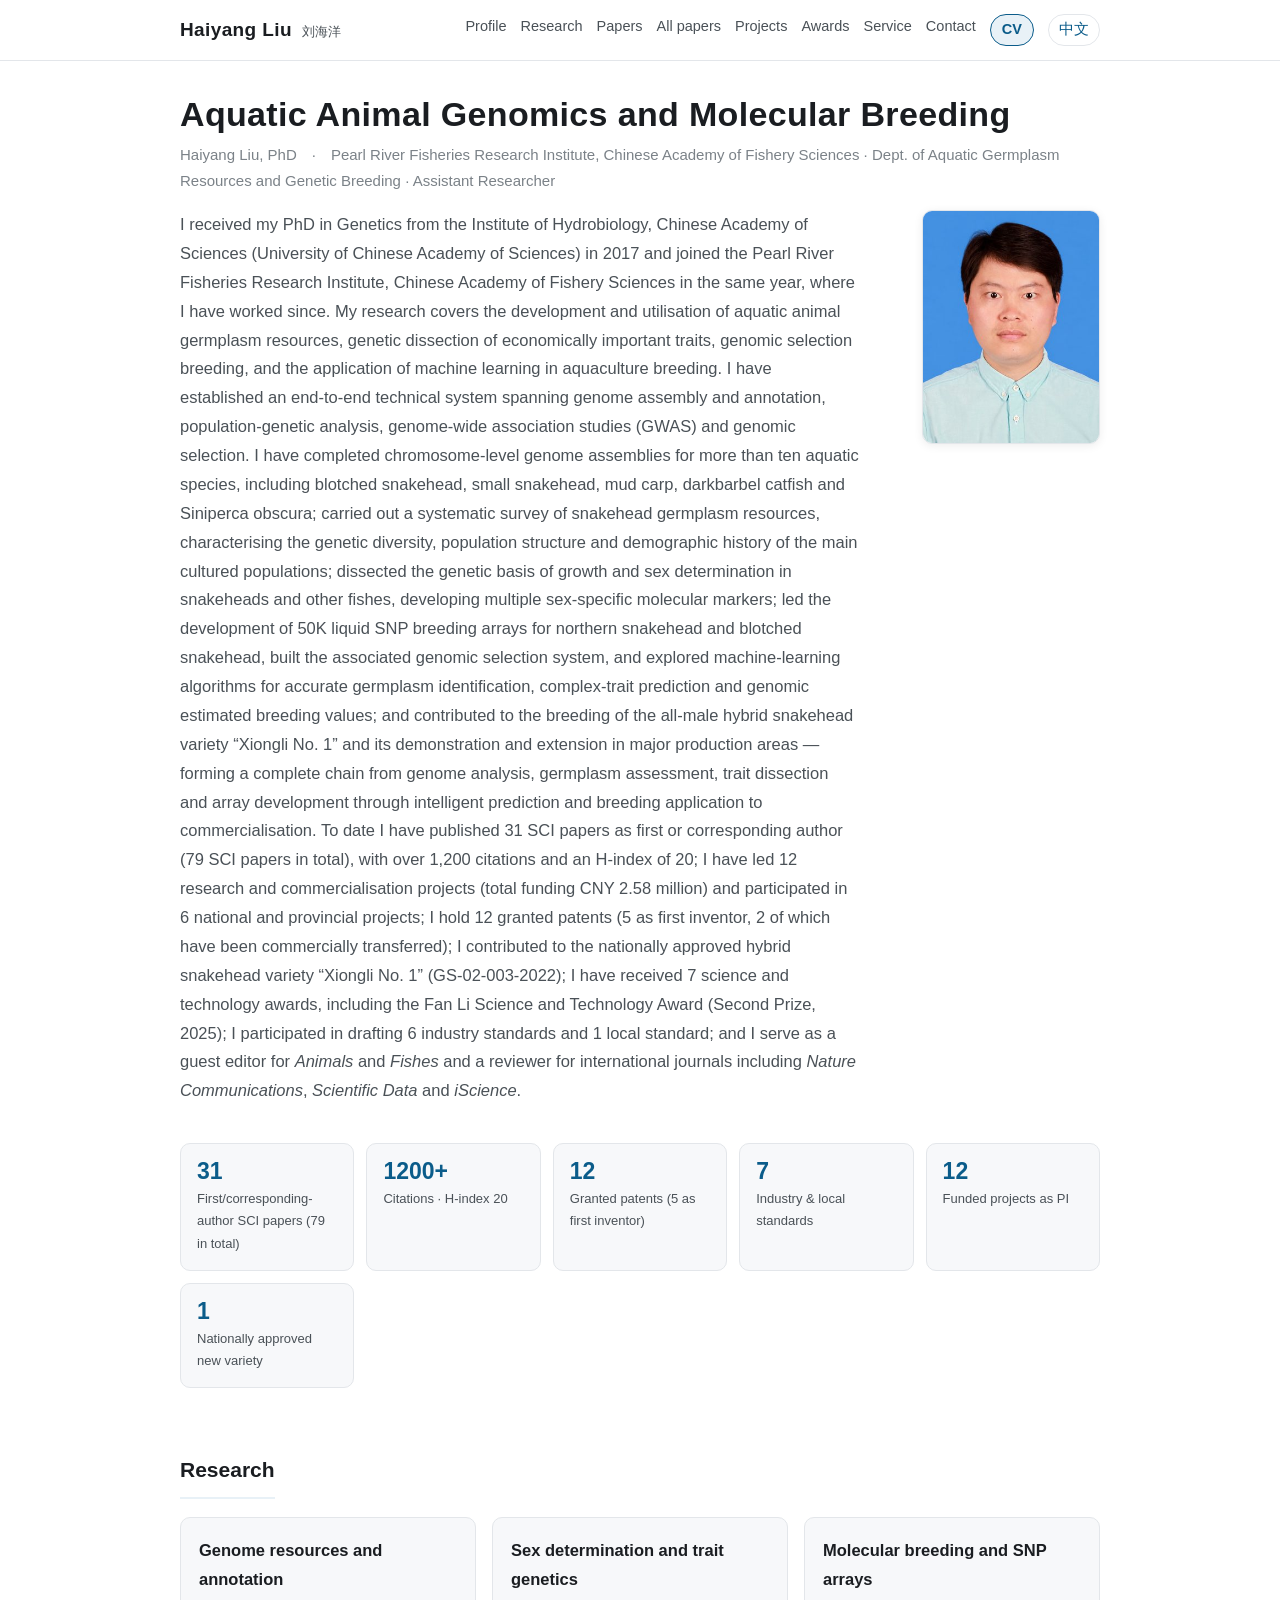
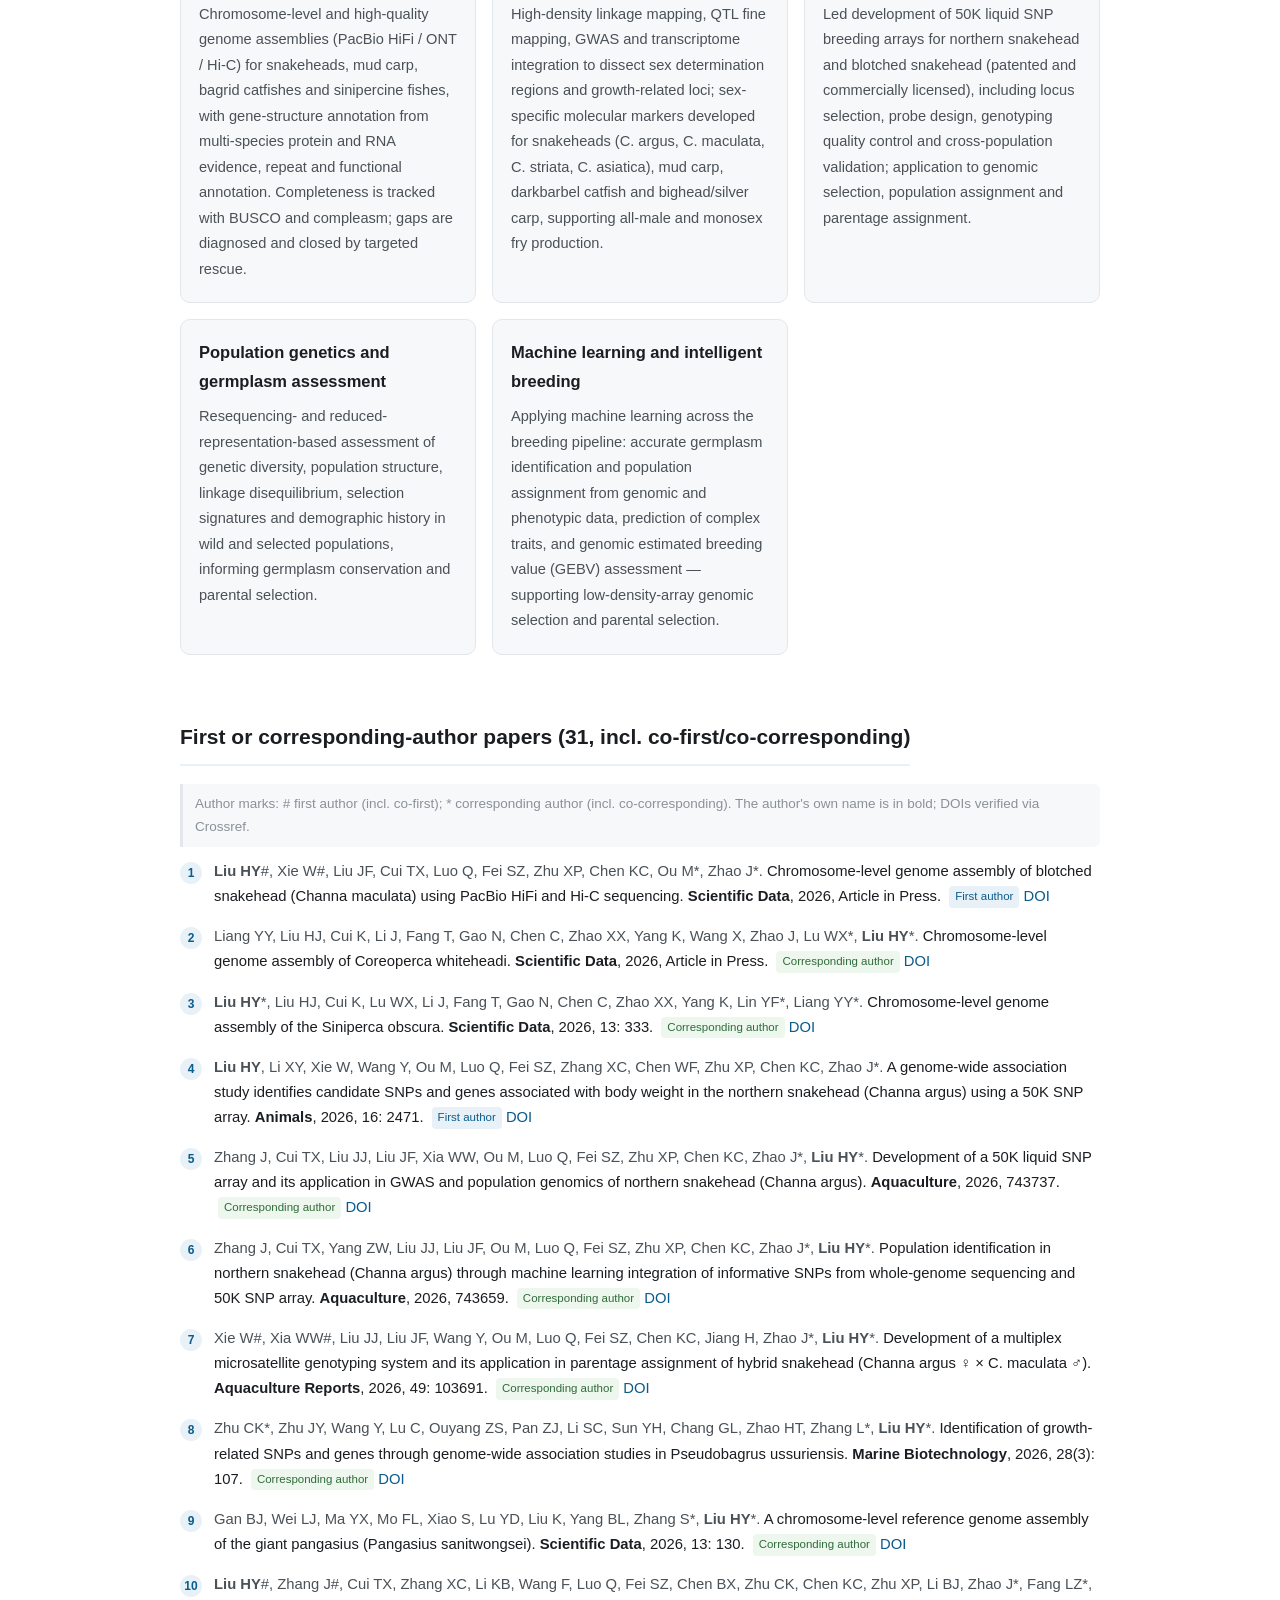
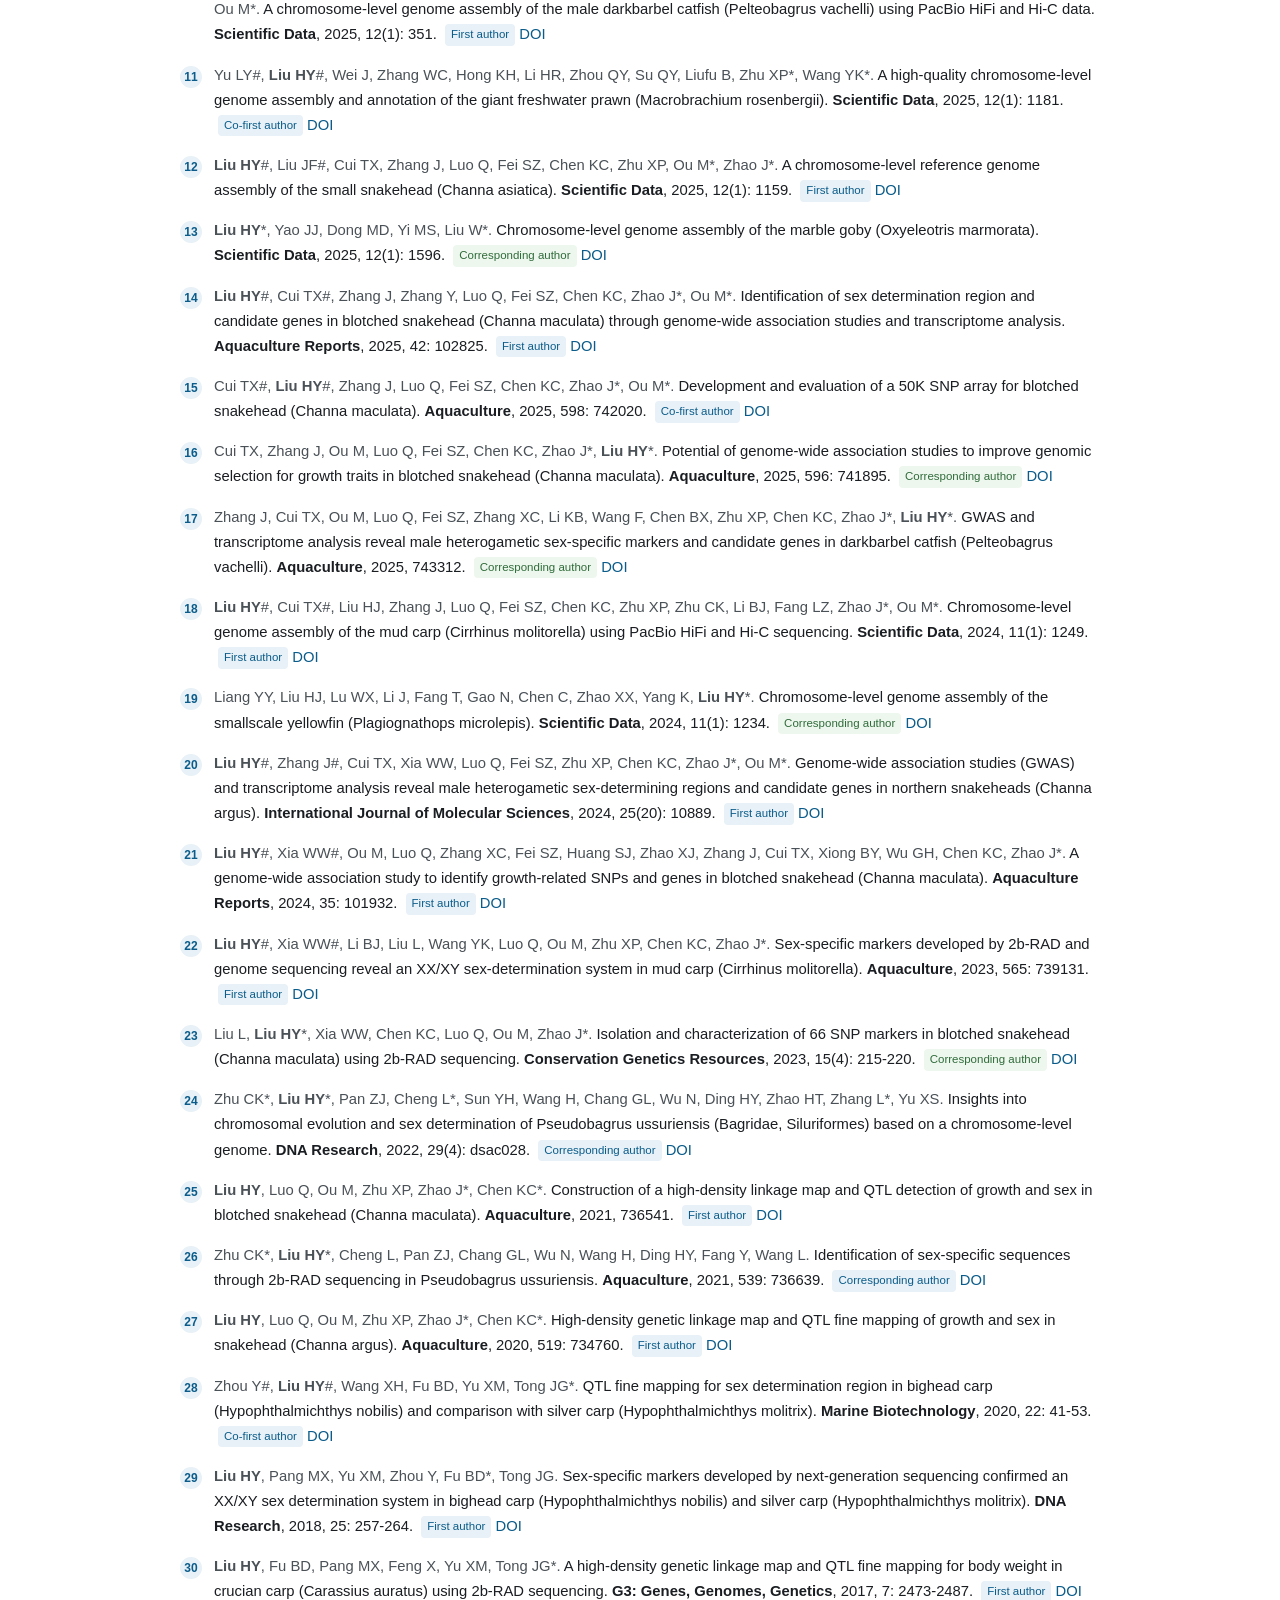
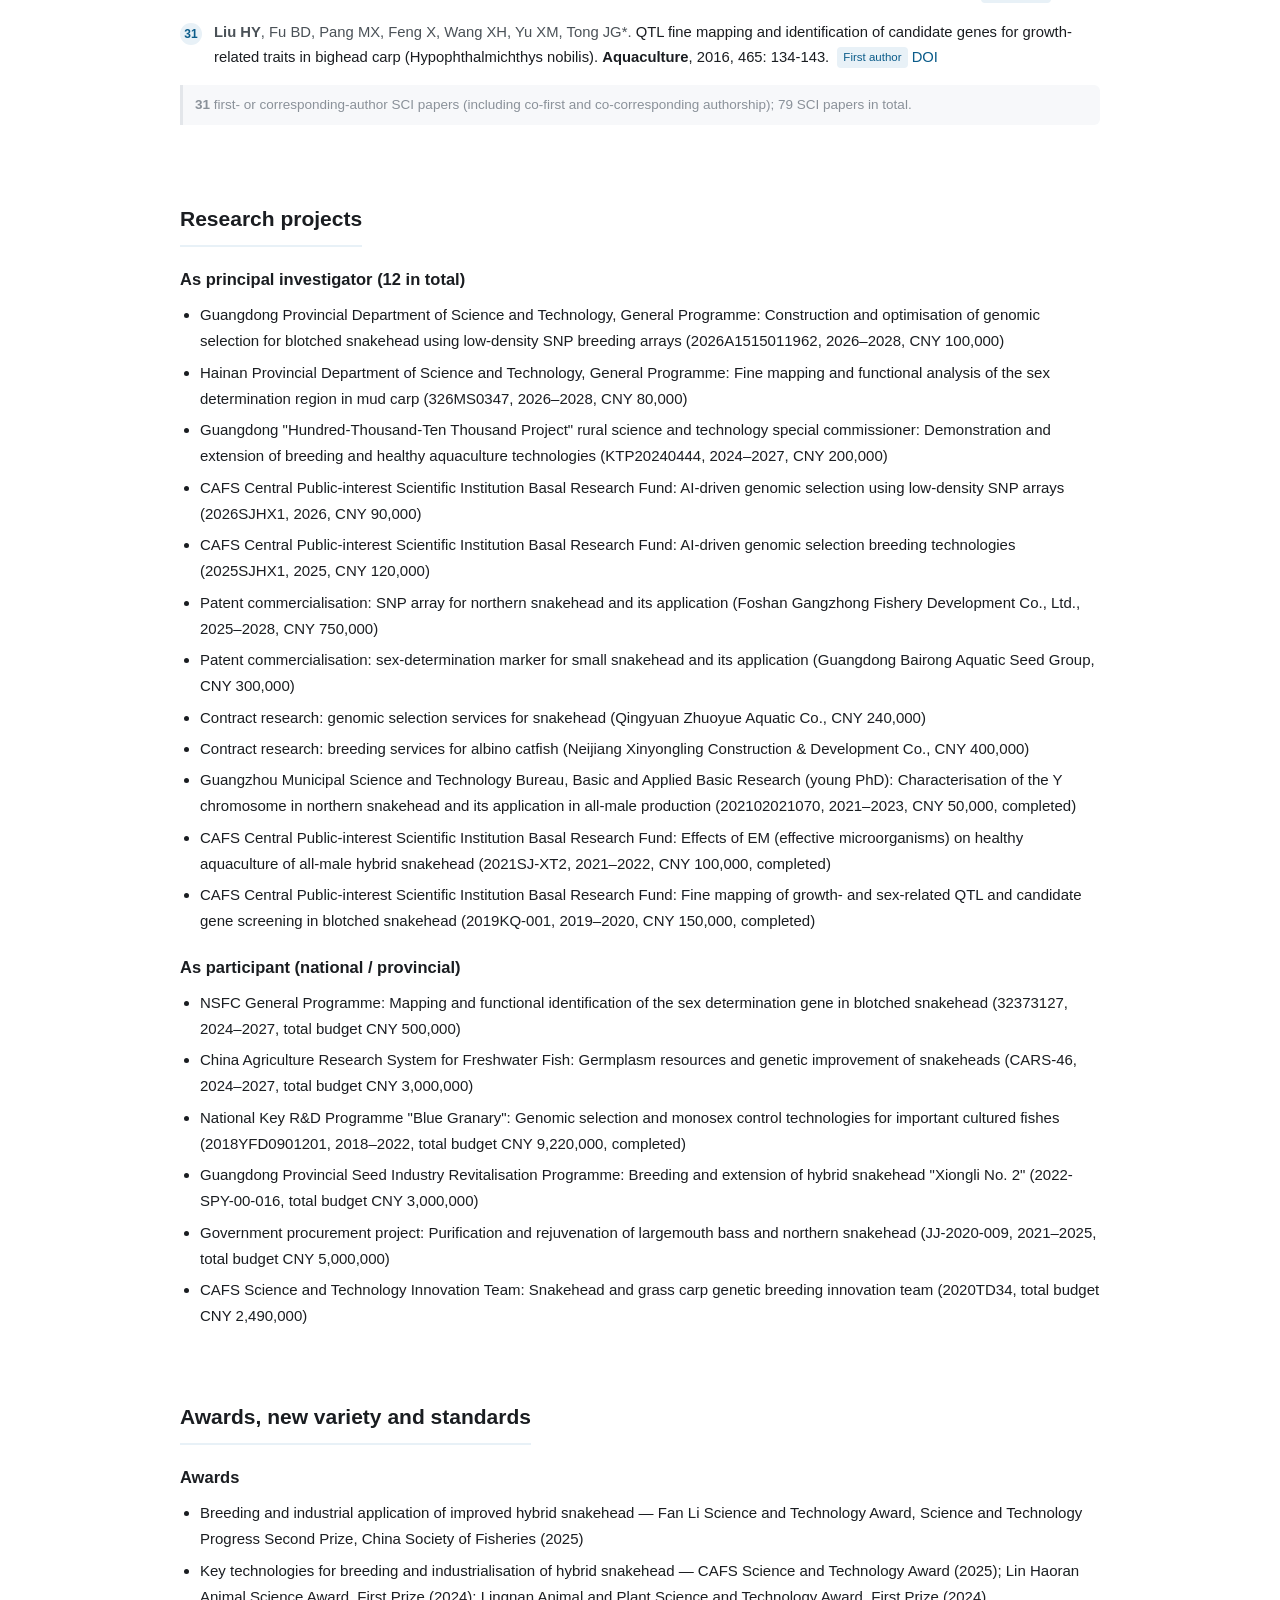
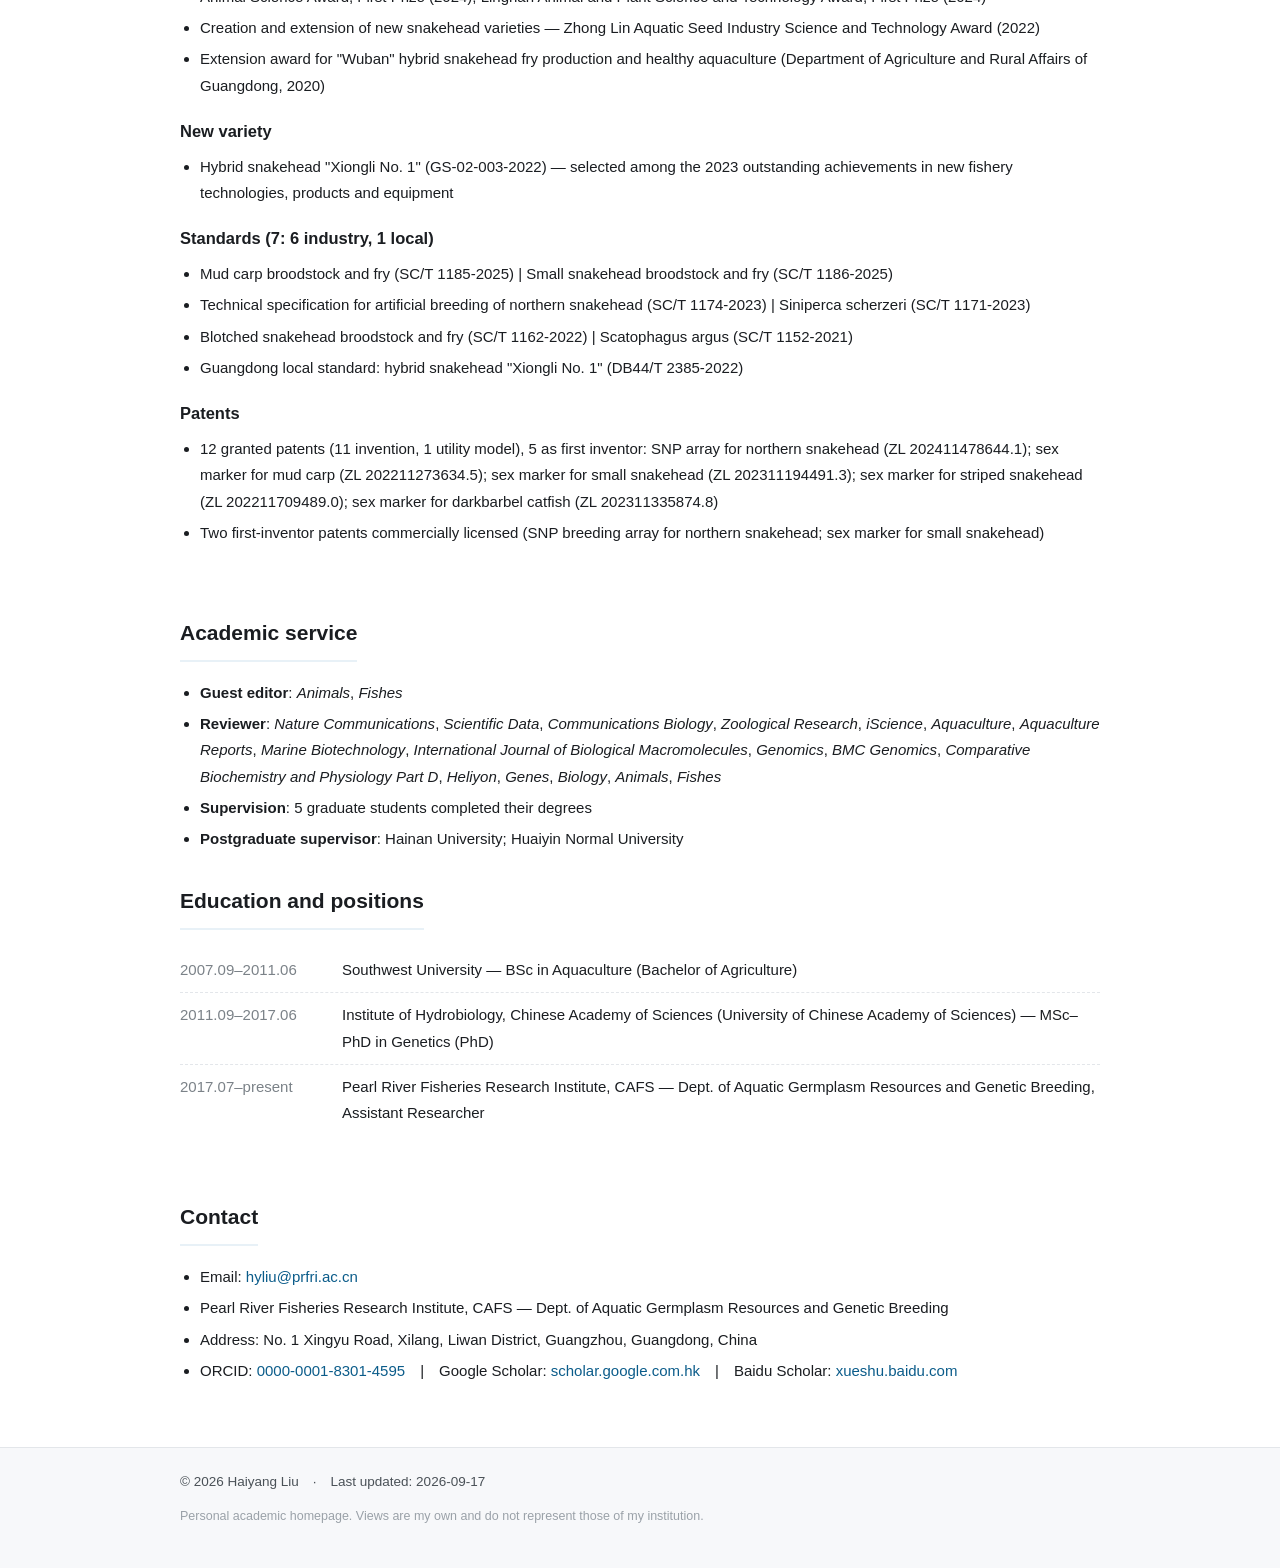
<file: en.html>
<!DOCTYPE html>
<html lang="en">
<head>
<meta charset="utf-8">
<meta name="viewport" content="width=device-width, initial-scale=1">
<title>Haiyang Liu | Aquatic Animal Genomics and Molecular Breeding, Pearl River Fisheries Research Institute</title>
<meta name="description" content="Haiyang Liu, PhD, Assistant Researcher at the Pearl River Fisheries Research Institute, Chinese Academy of Fishery Sciences. Research: chromosome-level genome assembly and annotation, genetic dissection of sex determination and growth (QTL/GWAS), 50K liquid SNP breeding arrays, and genomic selection in fishes. 31 first/corresponding-author SCI papers (79 SCI papers in total), 12 granted patents.">
<meta name="keywords" content="Haiyang Liu,fish genomics,genome assembly,gene annotation,GWAS,QTL,genomic selection,50K SNP array,snakehead,Channa,mud carp,darkbarbel catfish,Pearl River Fisheries Research Institute">
<meta name="author" content="Haiyang Liu">
<meta name="robots" content="index,follow,max-image-preview:large">
<link rel="canonical" href="https://hyliu87-design.github.io/en.html">
<link rel="alternate" hreflang="zh-CN" href="https://hyliu87-design.github.io/">
<link rel="alternate" hreflang="en" href="https://hyliu87-design.github.io/en.html">
<link rel="alternate" hreflang="x-default" href="https://hyliu87-design.github.io/">
<link rel="icon" href="assets/favicon.svg" type="image/svg+xml">
<link rel="stylesheet" href="assets/style.css">
<meta property="og:type" content="profile">
<meta property="og:title" content="Haiyang Liu | Aquatic Animal Genomics and Molecular Breeding">
<meta property="og:description" content="Chromosome-level genome assembly and annotation, QTL/GWAS of sex determination and growth, 50K liquid SNP arrays, genomic selection, and machine learning in aquaculture breeding.">
<meta property="og:url" content="https://hyliu87-design.github.io/en.html">
  <meta property="og:image" content="https://hyliu87-design.github.io/assets/photo.jpg">
  <meta property="og:image:width" content="640">
  <meta property="og:image:height" content="842">
<meta property="og:locale" content="en_US">
<meta property="og:locale:alternate" content="zh_CN">
<script type="application/ld+json">
{
  "@context": "https://schema.org",
  "@type": "Person",
  "name": "Haiyang Liu",
  "alternateName": "刘海洋",
  "jobTitle": "Assistant Researcher",
  "affiliation": {
    "@type": "Organization",
    "name": "Pearl River Fisheries Research Institute, Chinese Academy of Fishery Sciences",
    "department": "Department of Aquatic Germplasm Resources and Genetic Breeding"
  },
  "alumniOf": [
    {"@type": "CollegeOrUniversity", "name": "Institute of Hydrobiology, Chinese Academy of Sciences"},
    {"@type": "CollegeOrUniversity", "name": "Southwest University"}
  ],
  "@id": "https://orcid.org/0000-0001-8301-4595",
  "url": "https://hyliu87-design.github.io/en.html",
    "image": "https://hyliu87-design.github.io/assets/photo.jpg",
  "email": "mailto:hyliu@prfri.ac.cn",
  "knowsAbout": [
    "Aquatic animal genomics", "Genome assembly", "Gene structure annotation", "Population genomics",
    "GWAS", "QTL fine mapping", "Sex determination", "Molecular breeding", "SNP breeding arrays",
    "Genomic selection", "Germplasm resource assessment", "Machine learning in aquaculture breeding"
  ],
  "sameAs": ["https://orcid.org/0000-0001-8301-4595", "https://scholar.google.com.hk/citations?user=ZkBGkaMAAAAJ&hl=zh-CN",
    "https://xueshu.baidu.com/scholarID/CN-BP84NSHJ"]
}
</script>
</head>
<body>
<a class="skip" href="#main">Skip to content</a>

<header class="site-header">
  <div class="wrap">
    <div class="brand">
      <span class="name">Haiyang Liu</span>
      <span class="name-en">刘海洋</span>
    </div>
    <nav class="nav" aria-label="Site navigation">
      <a href="#profile">Profile</a>
      <a href="#research">Research</a>
      <a href="#pubs">Papers</a>
      <a href="publications-en.html">All papers</a>
      <a href="#projects">Projects</a>
      <a href="#honors">Awards</a>
      <a href="#service">Service</a>
      <a href="#contact">Contact</a>
      <a class="cv-link" href="cv-en.html">CV</a>
      <a class="lang" href="index.html" hreflang="zh-CN" lang="zh-CN">中文</a>
    </nav>
  </div>
</header>

<main id="main">
  <section id="profile" class="hero wrap">
        <h1>Aquatic Animal Genomics and Molecular Breeding</h1>
    <p class="subtitle">Haiyang Liu, PhD　·　Pearl River Fisheries Research Institute, Chinese Academy of Fishery Sciences · Dept. of Aquatic Germplasm Resources and Genetic Breeding · Assistant Researcher</p>
    <div class="hero-grid">
      <div class="hero-text">
        <p class="lede">
              I received my PhD in Genetics from the Institute of Hydrobiology, Chinese Academy of Sciences      (University of Chinese Academy of Sciences) in 2017 and joined the Pearl River Fisheries Research      Institute, Chinese Academy of Fishery Sciences in the same year, where I have worked since.      My research covers the development and utilisation of aquatic animal germplasm resources,      genetic dissection of economically important traits, genomic selection breeding,      and the application of machine learning in aquaculture breeding. I have established an end-to-end technical system spanning genome assembly and annotation,      population-genetic analysis, genome-wide association studies (GWAS) and genomic selection.      I have completed chromosome-level genome assemblies for more than ten aquatic species,      including blotched snakehead, small snakehead, mud carp, darkbarbel catfish and Siniperca obscura;      carried out a systematic survey of snakehead germplasm resources, characterising the genetic diversity,      population structure and demographic history of the main cultured populations; dissected the genetic      basis of growth and sex determination in snakeheads and other fishes, developing multiple sex-specific      molecular markers; led the development of 50K liquid SNP breeding arrays for northern snakehead      and blotched snakehead, built the associated genomic selection system, and explored machine-learning      algorithms for accurate germplasm identification, complex-trait prediction and genomic estimated breeding      values; and contributed to the breeding of the all-male hybrid snakehead variety “Xiongli No. 1” and its      demonstration and extension in major production areas — forming a complete chain from genome analysis,      germplasm assessment, trait dissection and array development through intelligent prediction and breeding      application to commercialisation.
             To date I have published 31 SCI papers as first or corresponding author (79 SCI papers in total), with over 1,200 citations and an H-index of 20; I have led 12 research and commercialisation projects (total funding CNY 2.58 million) and participated in 6 national and provincial projects; I hold 12 granted patents (5 as first inventor, 2 of which have been commercially transferred); I contributed to the nationally approved hybrid snakehead variety “Xiongli No. 1” (GS-02-003-2022); I have received 7 science and technology awards, including the Fan Li Science and Technology Award (Second Prize, 2025); I participated in drafting 6 industry standards and 1 local standard; and I serve as a guest editor for <em>Animals</em> and <em>Fishes</em> and a reviewer for international journals including <em>Nature Communications</em>, <em>Scientific Data</em> and <em>iScience</em>.
            </p>
      </div>
      <figure class="hero-photo">
        <img src="assets/photo.jpg" srcset="assets/photo-320.jpg 320w, assets/photo.jpg 640w"
             sizes="(max-width:640px) 210px, 252px" width="640" height="842"
             alt="Haiyang Liu, PhD" decoding="async">
      </figure>
    </div>

    <div class="stats">
      <div class="stat"><div class="num">31</div><div class="lbl">First/corresponding-author SCI papers (79 in total)</div></div>
      <div class="stat"><div class="num">1200+</div><div class="lbl">Citations · H-index 20</div></div>
      <div class="stat"><div class="num">12</div><div class="lbl">Granted patents (5 as first inventor)</div></div>
      <div class="stat"><div class="num">7</div><div class="lbl">Industry &amp; local standards</div></div>
      <div class="stat"><div class="num">12</div><div class="lbl">Funded projects as PI</div></div>
      <div class="stat"><div class="num">1</div><div class="lbl">Nationally approved new variety</div></div>
    </div>
  </section>

  <section id="research" class="wrap">
    <h2>Research</h2>
    <div class="cards">
      <article class="card">
        <h3>Genome resources and annotation</h3>
        <p>Chromosome-level and high-quality genome assemblies (PacBio HiFi / ONT / Hi-C) for snakeheads, mud carp,
           bagrid catfishes and sinipercine fishes, with gene-structure annotation from multi-species protein and
           RNA evidence, repeat and functional annotation. Completeness is tracked with BUSCO and compleasm;
           gaps are diagnosed and closed by targeted rescue.</p>
      </article>
      <article class="card">
        <h3>Sex determination and trait genetics</h3>
        <p>High-density linkage mapping, QTL fine mapping, GWAS and transcriptome integration to dissect sex
           determination regions and growth-related loci; sex-specific molecular markers developed for snakeheads
           (C. argus, C. maculata, C. striata, C. asiatica), mud carp, darkbarbel catfish and bighead/silver carp,
           supporting all-male and monosex fry production.</p>
      </article>
      <article class="card">
        <h3>Molecular breeding and SNP arrays</h3>
        <p>Led development of 50K liquid SNP breeding arrays for northern snakehead and blotched snakehead
           (patented and commercially licensed), including locus selection, probe design, genotyping quality control
           and cross-population validation; application to genomic selection, population assignment and parentage
           assignment.</p>
      </article>
            <article class="card">
        <h3>Population genetics and germplasm assessment</h3>
        <p>Resequencing- and reduced-representation-based assessment of genetic diversity, population structure,
           linkage disequilibrium, selection signatures and demographic history in wild and selected populations,
           informing germplasm conservation and parental selection.</p>
      </article>
<article class="card">
        <h3>Machine learning and intelligent breeding</h3>
        <p>Applying machine learning across the breeding pipeline: accurate germplasm identification and
           population assignment from genomic and phenotypic data, prediction of complex traits, and
           genomic estimated breeding value (GEBV) assessment — supporting low-density-array genomic
           selection and parental selection.</p>
      </article>
    </div>
  </section>

  <section id="pubs" class="wrap">
    <h2>First or corresponding-author papers (31, incl. co-first/co-corresponding)</h2>
    <p class="hint">Author marks: # first author (incl. co-first); * corresponding author (incl. co-corresponding). The author's own name is in bold; DOIs verified via Crossref.</p>
        <ol class="pub-list">
      <li>
        <span class="pub-authors"><strong>Liu HY</strong>#, Xie W#, Liu JF, Cui TX, Luo Q, Fei SZ, Zhu XP, Chen KC, Ou M*, Zhao J*.</span>
        <span class="pub-title">Chromosome-level genome assembly of blotched snakehead (Channa maculata) using PacBio HiFi and Hi-C sequencing.</span>
        <span class="pub-journal">Scientific Data</span>, 2026, Article in Press.
        <span class="role">First author</span>
        <a href="https://doi.org/10.1038/s41597-026-07416-8" rel="noopener" target="_blank">DOI</a>
      </li>
      <li>
        <span class="pub-authors">Liang YY, Liu HJ, Cui K, Li J, Fang T, Gao N, Chen C, Zhao XX, Yang K, Wang X, Zhao J, Lu WX*, <strong>Liu HY</strong>*.</span>
        <span class="pub-title">Chromosome-level genome assembly of Coreoperca whiteheadi.</span>
        <span class="pub-journal">Scientific Data</span>, 2026, Article in Press.
        <span class="role co">Corresponding author</span>
        <a href="https://doi.org/10.1038/s41597-026-08170-7" rel="noopener" target="_blank">DOI</a>
      </li>
      <li>
        <span class="pub-authors"><strong>Liu HY</strong>*, Liu HJ, Cui K, Lu WX, Li J, Fang T, Gao N, Chen C, Zhao XX, Yang K, Lin YF*, Liang YY*.</span>
        <span class="pub-title">Chromosome-level genome assembly of the Siniperca obscura.</span>
        <span class="pub-journal">Scientific Data</span>, 2026, 13: 333.
        <span class="role co">Corresponding author</span>
        <a href="https://doi.org/10.1038/s41597-026-06678-6" rel="noopener" target="_blank">DOI</a>
      </li>
      <li>
        <span class="pub-authors"><strong>Liu HY</strong>, Li XY, Xie W, Wang Y, Ou M, Luo Q, Fei SZ, Zhang XC, Chen WF, Zhu XP, Chen KC, Zhao J*.</span>
        <span class="pub-title">A genome-wide association study identifies candidate SNPs and genes associated with body weight in the northern snakehead (Channa argus) using a 50K SNP array.</span>
        <span class="pub-journal">Animals</span>, 2026, 16: 2471.
        <span class="role">First author</span>
        <a href="https://doi.org/10.3390/ani16162471" rel="noopener" target="_blank">DOI</a>
      </li>
      <li>
        <span class="pub-authors">Zhang J, Cui TX, Liu JJ, Liu JF, Xia WW, Ou M, Luo Q, Fei SZ, Zhu XP, Chen KC, Zhao J*, <strong>Liu HY</strong>*.</span>
        <span class="pub-title">Development of a 50K liquid SNP array and its application in GWAS and population genomics of northern snakehead (Channa argus).</span>
        <span class="pub-journal">Aquaculture</span>, 2026, 743737.
        <span class="role co">Corresponding author</span>
        <a href="https://doi.org/10.1016/j.aquaculture.2026.743737" rel="noopener" target="_blank">DOI</a>
      </li>
      <li>
        <span class="pub-authors">Zhang J, Cui TX, Yang ZW, Liu JJ, Liu JF, Ou M, Luo Q, Fei SZ, Zhu XP, Chen KC, Zhao J*, <strong>Liu HY</strong>*.</span>
        <span class="pub-title">Population identification in northern snakehead (Channa argus) through machine learning integration of informative SNPs from whole-genome sequencing and 50K SNP array.</span>
        <span class="pub-journal">Aquaculture</span>, 2026, 743659.
        <span class="role co">Corresponding author</span>
        <a href="https://doi.org/10.1016/j.aquaculture.2026.743659" rel="noopener" target="_blank">DOI</a>
      </li>
      <li>
        <span class="pub-authors">Xie W#, Xia WW#, Liu JJ, Liu JF, Wang Y, Ou M, Luo Q, Fei SZ, Chen KC, Jiang H, Zhao J*, <strong>Liu HY</strong>*.</span>
        <span class="pub-title">Development of a multiplex microsatellite genotyping system and its application in parentage assignment of hybrid snakehead (Channa argus ♀ × C. maculata ♂).</span>
        <span class="pub-journal">Aquaculture Reports</span>, 2026, 49: 103691.
        <span class="role co">Corresponding author</span>
        <a href="https://doi.org/10.1016/j.aqrep.2026.103691" rel="noopener" target="_blank">DOI</a>
      </li>
      <li>
        <span class="pub-authors">Zhu CK*, Zhu JY, Wang Y, Lu C, Ouyang ZS, Pan ZJ, Li SC, Sun YH, Chang GL, Zhao HT, Zhang L*, <strong>Liu HY</strong>*.</span>
        <span class="pub-title">Identification of growth-related SNPs and genes through genome-wide association studies in Pseudobagrus ussuriensis.</span>
        <span class="pub-journal">Marine Biotechnology</span>, 2026, 28(3): 107.
        <span class="role co">Corresponding author</span>
        <a href="https://doi.org/10.1007/s10126-026-10656-9" rel="noopener" target="_blank">DOI</a>
      </li>
      <li>
        <span class="pub-authors">Gan BJ, Wei LJ, Ma YX, Mo FL, Xiao S, Lu YD, Liu K, Yang BL, Zhang S*, <strong>Liu HY</strong>*.</span>
        <span class="pub-title">A chromosome-level reference genome assembly of the giant pangasius (Pangasius sanitwongsei).</span>
        <span class="pub-journal">Scientific Data</span>, 2026, 13: 130.
        <span class="role co">Corresponding author</span>
        <a href="https://doi.org/10.1038/s41597-025-06445-z" rel="noopener" target="_blank">DOI</a>
      </li>
      <li>
        <span class="pub-authors"><strong>Liu HY</strong>#, Zhang J#, Cui TX, Zhang XC, Li KB, Wang F, Luo Q, Fei SZ, Chen BX, Zhu CK, Chen KC, Zhu XP, Li BJ, Zhao J*, Fang LZ*, Ou M*.</span>
        <span class="pub-title">A chromosome-level genome assembly of the male darkbarbel catfish (Pelteobagrus vachelli) using PacBio HiFi and Hi-C data.</span>
        <span class="pub-journal">Scientific Data</span>, 2025, 12(1): 351.
        <span class="role">First author</span>
        <a href="https://doi.org/10.1038/s41597-025-04662-0" rel="noopener" target="_blank">DOI</a>
      </li>
      <li>
        <span class="pub-authors">Yu LY#, <strong>Liu HY</strong>#, Wei J, Zhang WC, Hong KH, Li HR, Zhou QY, Su QY, Liufu B, Zhu XP*, Wang YK*.</span>
        <span class="pub-title">A high-quality chromosome-level genome assembly and annotation of the giant freshwater prawn (Macrobrachium rosenbergii).</span>
        <span class="pub-journal">Scientific Data</span>, 2025, 12(1): 1181.
        <span class="role">Co-first author</span>
        <a href="https://doi.org/10.1038/s41597-025-05494-8" rel="noopener" target="_blank">DOI</a>
      </li>
      <li>
        <span class="pub-authors"><strong>Liu HY</strong>#, Liu JF#, Cui TX, Zhang J, Luo Q, Fei SZ, Chen KC, Zhu XP, Ou M*, Zhao J*.</span>
        <span class="pub-title">A chromosome-level reference genome assembly of the small snakehead (Channa asiatica).</span>
        <span class="pub-journal">Scientific Data</span>, 2025, 12(1): 1159.
        <span class="role">First author</span>
        <a href="https://doi.org/10.1038/s41597-025-05479-7" rel="noopener" target="_blank">DOI</a>
      </li>
      <li>
        <span class="pub-authors"><strong>Liu HY</strong>*, Yao JJ, Dong MD, Yi MS, Liu W*.</span>
        <span class="pub-title">Chromosome-level genome assembly of the marble goby (Oxyeleotris marmorata).</span>
        <span class="pub-journal">Scientific Data</span>, 2025, 12(1): 1596.
        <span class="role co">Corresponding author</span>
        <a href="https://doi.org/10.1038/s41597-025-05878-w" rel="noopener" target="_blank">DOI</a>
      </li>
      <li>
        <span class="pub-authors"><strong>Liu HY</strong>#, Cui TX#, Zhang J, Zhang Y, Luo Q, Fei SZ, Chen KC, Zhao J*, Ou M*.</span>
        <span class="pub-title">Identification of sex determination region and candidate genes in blotched snakehead (Channa maculata) through genome-wide association studies and transcriptome analysis.</span>
        <span class="pub-journal">Aquaculture Reports</span>, 2025, 42: 102825.
        <span class="role">First author</span>
        <a href="https://doi.org/10.1016/j.aqrep.2025.102825" rel="noopener" target="_blank">DOI</a>
      </li>
      <li>
        <span class="pub-authors">Cui TX#, <strong>Liu HY</strong>#, Zhang J, Luo Q, Fei SZ, Chen KC, Zhao J*, Ou M*.</span>
        <span class="pub-title">Development and evaluation of a 50K SNP array for blotched snakehead (Channa maculata).</span>
        <span class="pub-journal">Aquaculture</span>, 2025, 598: 742020.
        <span class="role">Co-first author</span>
        <a href="https://doi.org/10.1016/j.aquaculture.2024.742020" rel="noopener" target="_blank">DOI</a>
      </li>
      <li>
        <span class="pub-authors">Cui TX, Zhang J, Ou M, Luo Q, Fei SZ, Chen KC, Zhao J*, <strong>Liu HY</strong>*.</span>
        <span class="pub-title">Potential of genome-wide association studies to improve genomic selection for growth traits in blotched snakehead (Channa maculata).</span>
        <span class="pub-journal">Aquaculture</span>, 2025, 596: 741895.
        <span class="role co">Corresponding author</span>
        <a href="https://doi.org/10.1016/j.aquaculture.2024.741895" rel="noopener" target="_blank">DOI</a>
      </li>
      <li>
        <span class="pub-authors">Zhang J, Cui TX, Ou M, Luo Q, Fei SZ, Zhang XC, Li KB, Wang F, Chen BX, Zhu XP, Chen KC, Zhao J*, <strong>Liu HY</strong>*.</span>
        <span class="pub-title">GWAS and transcriptome analysis reveal male heterogametic sex-specific markers and candidate genes in darkbarbel catfish (Pelteobagrus vachelli).</span>
        <span class="pub-journal">Aquaculture</span>, 2025, 743312.
        <span class="role co">Corresponding author</span>
        <a href="https://doi.org/10.1016/j.aquaculture.2025.743312" rel="noopener" target="_blank">DOI</a>
      </li>
      <li>
        <span class="pub-authors"><strong>Liu HY</strong>#, Cui TX#, Liu HJ, Zhang J, Luo Q, Fei SZ, Chen KC, Zhu XP, Zhu CK, Li BJ, Fang LZ, Zhao J*, Ou M*.</span>
        <span class="pub-title">Chromosome-level genome assembly of the mud carp (Cirrhinus molitorella) using PacBio HiFi and Hi-C sequencing.</span>
        <span class="pub-journal">Scientific Data</span>, 2024, 11(1): 1249.
        <span class="role">First author</span>
        <a href="https://doi.org/10.1038/s41597-024-04075-5" rel="noopener" target="_blank">DOI</a>
      </li>
      <li>
        <span class="pub-authors">Liang YY, Liu HJ, Lu WX, Li J, Fang T, Gao N, Chen C, Zhao XX, Yang K, <strong>Liu HY</strong>*.</span>
        <span class="pub-title">Chromosome-level genome assembly of the smallscale yellowfin (Plagiognathops microlepis).</span>
        <span class="pub-journal">Scientific Data</span>, 2024, 11(1): 1234.
        <span class="role co">Corresponding author</span>
        <a href="https://doi.org/10.1038/s41597-024-04105-2" rel="noopener" target="_blank">DOI</a>
      </li>
      <li>
        <span class="pub-authors"><strong>Liu HY</strong>#, Zhang J#, Cui TX, Xia WW, Luo Q, Fei SZ, Zhu XP, Chen KC, Zhao J*, Ou M*.</span>
        <span class="pub-title">Genome-wide association studies (GWAS) and transcriptome analysis reveal male heterogametic sex-determining regions and candidate genes in northern snakeheads (Channa argus).</span>
        <span class="pub-journal">International Journal of Molecular Sciences</span>, 2024, 25(20): 10889.
        <span class="role">First author</span>
        <a href="https://doi.org/10.3390/ijms252010889" rel="noopener" target="_blank">DOI</a>
      </li>
      <li>
        <span class="pub-authors"><strong>Liu HY</strong>#, Xia WW#, Ou M, Luo Q, Zhang XC, Fei SZ, Huang SJ, Zhao XJ, Zhang J, Cui TX, Xiong BY, Wu GH, Chen KC, Zhao J*.</span>
        <span class="pub-title">A genome-wide association study to identify growth-related SNPs and genes in blotched snakehead (Channa maculata).</span>
        <span class="pub-journal">Aquaculture Reports</span>, 2024, 35: 101932.
        <span class="role">First author</span>
        <a href="https://doi.org/10.1016/j.aqrep.2024.101932" rel="noopener" target="_blank">DOI</a>
      </li>
      <li>
        <span class="pub-authors"><strong>Liu HY</strong>#, Xia WW#, Li BJ, Liu L, Wang YK, Luo Q, Ou M, Zhu XP, Chen KC, Zhao J*.</span>
        <span class="pub-title">Sex-specific markers developed by 2b-RAD and genome sequencing reveal an XX/XY sex-determination system in mud carp (Cirrhinus molitorella).</span>
        <span class="pub-journal">Aquaculture</span>, 2023, 565: 739131.
        <span class="role">First author</span>
        <a href="https://doi.org/10.1016/j.aquaculture.2022.739131" rel="noopener" target="_blank">DOI</a>
      </li>
      <li>
        <span class="pub-authors">Liu L, <strong>Liu HY</strong>*, Xia WW, Chen KC, Luo Q, Ou M, Zhao J*.</span>
        <span class="pub-title">Isolation and characterization of 66 SNP markers in blotched snakehead (Channa maculata) using 2b-RAD sequencing.</span>
        <span class="pub-journal">Conservation Genetics Resources</span>, 2023, 15(4): 215-220.
        <span class="role co">Corresponding author</span>
        <a href="https://doi.org/10.1007/s12686-023-01319-1" rel="noopener" target="_blank">DOI</a>
      </li>
      <li>
        <span class="pub-authors">Zhu CK*, <strong>Liu HY</strong>*, Pan ZJ, Cheng L*, Sun YH, Wang H, Chang GL, Wu N, Ding HY, Zhao HT, Zhang L*, Yu XS.</span>
        <span class="pub-title">Insights into chromosomal evolution and sex determination of Pseudobagrus ussuriensis (Bagridae, Siluriformes) based on a chromosome-level genome.</span>
        <span class="pub-journal">DNA Research</span>, 2022, 29(4): dsac028.
        <span class="role">Corresponding author</span>
        <a href="https://doi.org/10.1093/dnares/dsac028" rel="noopener" target="_blank">DOI</a>
      </li>
      <li>
        <span class="pub-authors"><strong>Liu HY</strong>, Luo Q, Ou M, Zhu XP, Zhao J*, Chen KC*.</span>
        <span class="pub-title">Construction of a high-density linkage map and QTL detection of growth and sex in blotched snakehead (Channa maculata).</span>
        <span class="pub-journal">Aquaculture</span>, 2021, 736541.
        <span class="role">First author</span>
        <a href="https://doi.org/10.1016/j.aquaculture.2021.736541" rel="noopener" target="_blank">DOI</a>
      </li>
      <li>
        <span class="pub-authors">Zhu CK*, <strong>Liu HY</strong>*, Cheng L, Pan ZJ, Chang GL, Wu N, Wang H, Ding HY, Fang Y, Wang L.</span>
        <span class="pub-title">Identification of sex-specific sequences through 2b-RAD sequencing in Pseudobagrus ussuriensis.</span>
        <span class="pub-journal">Aquaculture</span>, 2021, 539: 736639.
        <span class="role">Corresponding author</span>
        <a href="https://doi.org/10.1016/j.aquaculture.2021.736639" rel="noopener" target="_blank">DOI</a>
      </li>
      <li>
        <span class="pub-authors"><strong>Liu HY</strong>, Luo Q, Ou M, Zhu XP, Zhao J*, Chen KC*.</span>
        <span class="pub-title">High-density genetic linkage map and QTL fine mapping of growth and sex in snakehead (Channa argus).</span>
        <span class="pub-journal">Aquaculture</span>, 2020, 519: 734760.
        <span class="role">First author</span>
        <a href="https://doi.org/10.1016/j.aquaculture.2019.734760" rel="noopener" target="_blank">DOI</a>
      </li>
      <li>
        <span class="pub-authors">Zhou Y#, <strong>Liu HY</strong>#, Wang XH, Fu BD, Yu XM, Tong JG*.</span>
        <span class="pub-title">QTL fine mapping for sex determination region in bighead carp (Hypophthalmichthys nobilis) and comparison with silver carp (Hypophthalmichthys molitrix).</span>
        <span class="pub-journal">Marine Biotechnology</span>, 2020, 22: 41-53.
        <span class="role">Co-first author</span>
        <a href="https://doi.org/10.1007/s10126-019-09929-3" rel="noopener" target="_blank">DOI</a>
      </li>
      <li>
        <span class="pub-authors"><strong>Liu HY</strong>, Pang MX, Yu XM, Zhou Y, Fu BD*, Tong JG.</span>
        <span class="pub-title">Sex-specific markers developed by next-generation sequencing confirmed an XX/XY sex determination system in bighead carp (Hypophthalmichthys nobilis) and silver carp (Hypophthalmichthys molitrix).</span>
        <span class="pub-journal">DNA Research</span>, 2018, 25: 257-264.
        <span class="role">First author</span>
        <a href="https://doi.org/10.1093/dnares/dsx054" rel="noopener" target="_blank">DOI</a>
      </li>
      <li>
        <span class="pub-authors"><strong>Liu HY</strong>, Fu BD, Pang MX, Feng X, Yu XM, Tong JG*.</span>
        <span class="pub-title">A high-density genetic linkage map and QTL fine mapping for body weight in crucian carp (Carassius auratus) using 2b-RAD sequencing.</span>
        <span class="pub-journal">G3: Genes, Genomes, Genetics</span>, 2017, 7: 2473-2487.
        <span class="role">First author</span>
        <a href="https://doi.org/10.1534/g3.117.041376" rel="noopener" target="_blank">DOI</a>
      </li>
      <li>
        <span class="pub-authors"><strong>Liu HY</strong>, Fu BD, Pang MX, Feng X, Wang XH, Yu XM, Tong JG*.</span>
        <span class="pub-title">QTL fine mapping and identification of candidate genes for growth-related traits in bighead carp (Hypophthalmichthys nobilis).</span>
        <span class="pub-journal">Aquaculture</span>, 2016, 465: 134-143.
        <span class="role">First author</span>
        <a href="https://doi.org/10.1016/j.aquaculture.2016.08.039" rel="noopener" target="_blank">DOI</a>
      </li></ol>
    <p class="hint"><strong>31</strong> first- or corresponding-author SCI papers (including co-first and co-corresponding authorship); 79 SCI papers in total.</p>
  </section>

  <section id="projects" class="wrap">
    <h2>Research projects</h2>
    <h3>As principal investigator (12 in total)</h3>
    <ul class="plain-list tight">
      <li>Guangdong Provincial Department of Science and Technology, General Programme: Construction and optimisation of genomic selection for blotched snakehead using low-density SNP breeding arrays (2026A1515011962, 2026–2028, CNY 100,000)</li>
      <li>Hainan Provincial Department of Science and Technology, General Programme: Fine mapping and functional analysis of the sex determination region in mud carp (326MS0347, 2026–2028, CNY 80,000)</li>
      <li>Guangdong "Hundred-Thousand-Ten Thousand Project" rural science and technology special commissioner: Demonstration and extension of breeding and healthy aquaculture technologies (KTP20240444, 2024–2027, CNY 200,000)</li>
      <li>CAFS Central Public-interest Scientific Institution Basal Research Fund: AI-driven genomic selection using low-density SNP arrays (2026SJHX1, 2026, CNY 90,000)</li>
      <li>CAFS Central Public-interest Scientific Institution Basal Research Fund: AI-driven genomic selection breeding technologies (2025SJHX1, 2025, CNY 120,000)</li>
      <li>Patent commercialisation: SNP array for northern snakehead and its application (Foshan Gangzhong Fishery Development Co., Ltd., 2025–2028, CNY 750,000)</li>
      <li>Patent commercialisation: sex-determination marker for small snakehead and its application (Guangdong Bairong Aquatic Seed Group, CNY 300,000)</li>
      <li>Contract research: genomic selection services for snakehead (Qingyuan Zhuoyue Aquatic Co., CNY 240,000)</li>
      <li>Contract research: breeding services for albino catfish (Neijiang Xinyongling Construction &amp; Development Co., CNY 400,000)</li>
      <li>Guangzhou Municipal Science and Technology Bureau, Basic and Applied Basic Research (young PhD): Characterisation of the Y chromosome in northern snakehead and its application in all-male production (202102021070, 2021–2023, CNY 50,000, completed)</li>
      <li>CAFS Central Public-interest Scientific Institution Basal Research Fund: Effects of EM (effective microorganisms) on healthy aquaculture of all-male hybrid snakehead (2021SJ-XT2, 2021–2022, CNY 100,000, completed)</li>
      <li>CAFS Central Public-interest Scientific Institution Basal Research Fund: Fine mapping of growth- and sex-related QTL and candidate gene screening in blotched snakehead (2019KQ-001, 2019–2020, CNY 150,000, completed)</li>
    </ul>
    <h3 style="margin-top:18px">As participant (national / provincial)</h3>
    <ul class="plain-list tight">
      <li>NSFC General Programme: Mapping and functional identification of the sex determination gene in blotched snakehead (32373127, 2024–2027, total budget CNY 500,000)</li>
      <li>China Agriculture Research System for Freshwater Fish: Germplasm resources and genetic improvement of snakeheads (CARS-46, 2024–2027, total budget CNY 3,000,000)</li>
      <li>National Key R&amp;D Programme "Blue Granary": Genomic selection and monosex control technologies for important cultured fishes (2018YFD0901201, 2018–2022, total budget CNY 9,220,000, completed)</li>
      <li>Guangdong Provincial Seed Industry Revitalisation Programme: Breeding and extension of hybrid snakehead "Xiongli No. 2" (2022-SPY-00-016, total budget CNY 3,000,000)</li>
      <li>Government procurement project: Purification and rejuvenation of largemouth bass and northern snakehead (JJ-2020-009, 2021–2025, total budget CNY 5,000,000)</li>
      <li>CAFS Science and Technology Innovation Team: Snakehead and grass carp genetic breeding innovation team (2020TD34, total budget CNY 2,490,000)</li>
    </ul>
  </section>

  <section id="honors" class="wrap">
    <h2>Awards, new variety and standards</h2>
    <h3>Awards</h3>
    <ul class="plain-list tight">
      <li>Breeding and industrial application of improved hybrid snakehead — Fan Li Science and Technology Award, Science and Technology Progress Second Prize, China Society of Fisheries (2025)</li>
      <li>Key technologies for breeding and industrialisation of hybrid snakehead — CAFS Science and Technology Award (2025); Lin Haoran Animal Science Award, First Prize (2024); Lingnan Animal and Plant Science and Technology Award, First Prize (2024)</li>
      <li>Creation and extension of new snakehead varieties — Zhong Lin Aquatic Seed Industry Science and Technology Award (2022)</li>
      <li>Extension award for "Wuban" hybrid snakehead fry production and healthy aquaculture (Department of Agriculture and Rural Affairs of Guangdong, 2020)</li>
    </ul>
    <h3 style="margin-top:18px">New variety</h3>
    <ul class="plain-list tight">
      <li>Hybrid snakehead "Xiongli No. 1" (GS-02-003-2022) — selected among the 2023 outstanding achievements in new fishery technologies, products and equipment</li>
    </ul>
    <h3 style="margin-top:18px">Standards (7: 6 industry, 1 local)</h3>
    <ul class="plain-list tight">
      <li>Mud carp broodstock and fry (SC/T 1185-2025) | Small snakehead broodstock and fry (SC/T 1186-2025)</li>
      <li>Technical specification for artificial breeding of northern snakehead (SC/T 1174-2023) | Siniperca scherzeri (SC/T 1171-2023)</li>
      <li>Blotched snakehead broodstock and fry (SC/T 1162-2022) | Scatophagus argus (SC/T 1152-2021)</li>
      <li>Guangdong local standard: hybrid snakehead "Xiongli No. 1" (DB44/T 2385-2022)</li>
    </ul>
    <h3 style="margin-top:18px">Patents</h3>
    <ul class="plain-list tight">
      <li>12 granted patents (11 invention, 1 utility model), 5 as first inventor: SNP array for northern snakehead (ZL 202411478644.1); sex marker for mud carp (ZL 202211273634.5); sex marker for small snakehead (ZL 202311194491.3); sex marker for striped snakehead (ZL 202211709489.0); sex marker for darkbarbel catfish (ZL 202311335874.8)</li>
      <li>Two first-inventor patents commercially licensed (SNP breeding array for northern snakehead; sex marker for small snakehead)</li>
    </ul>
  </section>

  <section id="service" class="wrap">
    <h2>Academic service</h2>
    <ul class="plain-list tight">
      <li><strong>Guest editor</strong>: <em>Animals</em>, <em>Fishes</em></li>
      <li><strong>Reviewer</strong>: <em>Nature Communications</em>, <em>Scientific Data</em>, <em>Communications Biology</em>, <em>Zoological Research</em>, <em>iScience</em>, <em>Aquaculture</em>, <em>Aquaculture Reports</em>, <em>Marine Biotechnology</em>,
          <em>International Journal of Biological Macromolecules</em>, <em>Genomics</em>, <em>BMC Genomics</em>, <em>Comparative Biochemistry and Physiology Part D</em>,
          <em>Heliyon</em>, <em>Genes</em>, <em>Biology</em>, <em>Animals</em>, <em>Fishes</em></li>
      <li><strong>Supervision</strong>: 5 graduate students completed their degrees</li>
        <li><strong>Postgraduate supervisor</strong>: Hainan University; Huaiyin Normal University</li>
    </ul>

    <h2 style="margin-top:26px">Education and positions</h2>
    <ul class="timeline">
      <li><span class="when">2007.09–2011.06</span><span>Southwest University — BSc in Aquaculture (Bachelor of Agriculture)</span></li>
      <li><span class="when">2011.09–2017.06</span><span>Institute of Hydrobiology, Chinese Academy of Sciences (University of Chinese Academy of Sciences) — MSc–PhD in Genetics (PhD)</span></li>
      <li><span class="when">2017.07–present</span><span>Pearl River Fisheries Research Institute, CAFS — Dept. of Aquatic Germplasm Resources and Genetic Breeding, Assistant Researcher</span></li>
    </ul>
  </section>

  <section id="contact" class="wrap">
    <h2>Contact</h2>
    <ul class="plain-list tight">
      <li>Email: <a href="mailto:hyliu@prfri.ac.cn">hyliu@prfri.ac.cn</a></li>
      <li>Pearl River Fisheries Research Institute, CAFS — Dept. of Aquatic Germplasm Resources and Genetic Breeding</li>
      <li>Address: No. 1 Xingyu Road, Xilang, Liwan District, Guangzhou, Guangdong, China</li>
      <li>ORCID: <a href="https://orcid.org/0000-0001-8301-4595" rel="me noopener" target="_blank">0000-0001-8301-4595</a>　|　Google Scholar: <a href="https://scholar.google.com.hk/citations?user=ZkBGkaMAAAAJ&hl=zh-CN" rel="noopener" target="_blank">scholar.google.com.hk</a>　|　Baidu Scholar: <a href="https://xueshu.baidu.com/scholarID/CN-BP84NSHJ" rel="noopener" target="_blank">xueshu.baidu.com</a></li>
    </ul>
  </section>
</main>

<footer class="site-footer">
  <div class="wrap">
    <p>© <span id="y">2026</span> Haiyang Liu　·　Last updated: 2026-09-17</p>
    <p class="tiny">Personal academic homepage. Views are my own and do not represent those of my institution.</p>
  </div>
</footer>
<script>document.getElementById('y').textContent=new Date().getFullYear();</script>
</body>
</html>
</file>
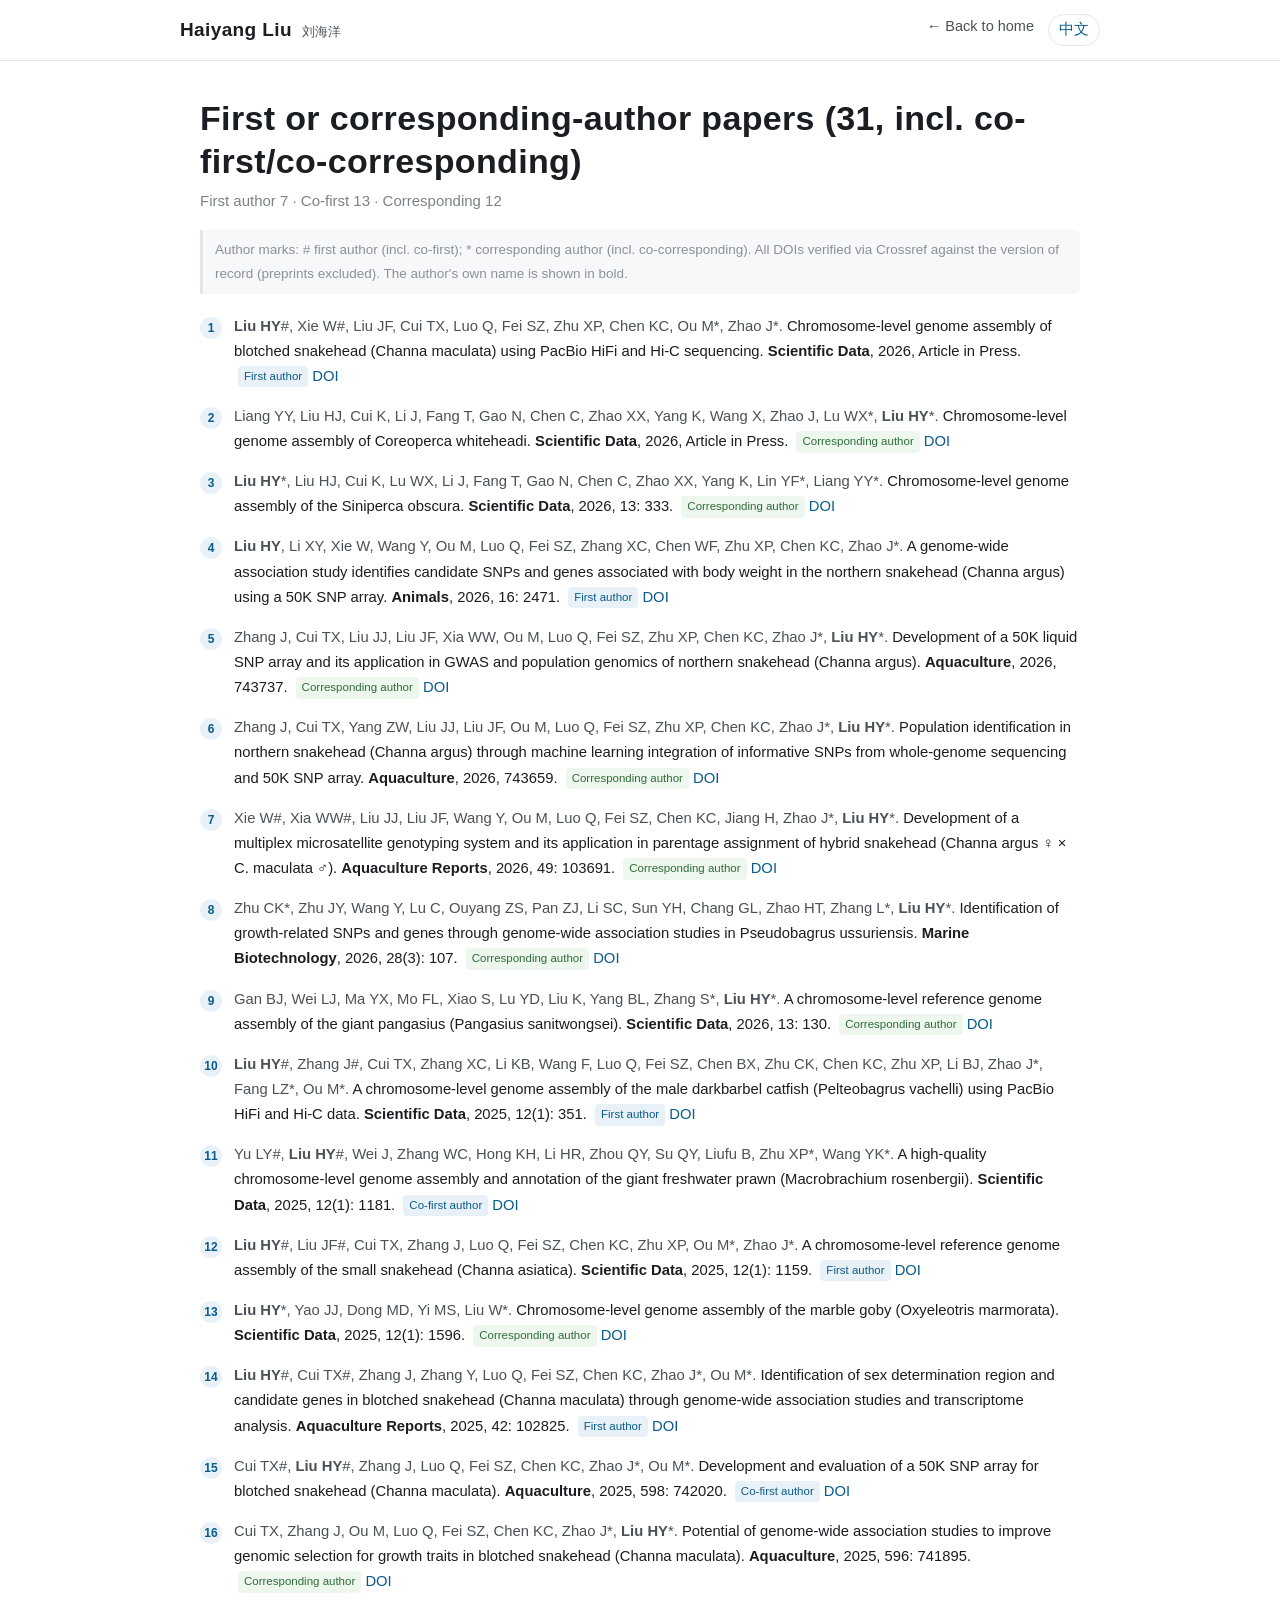
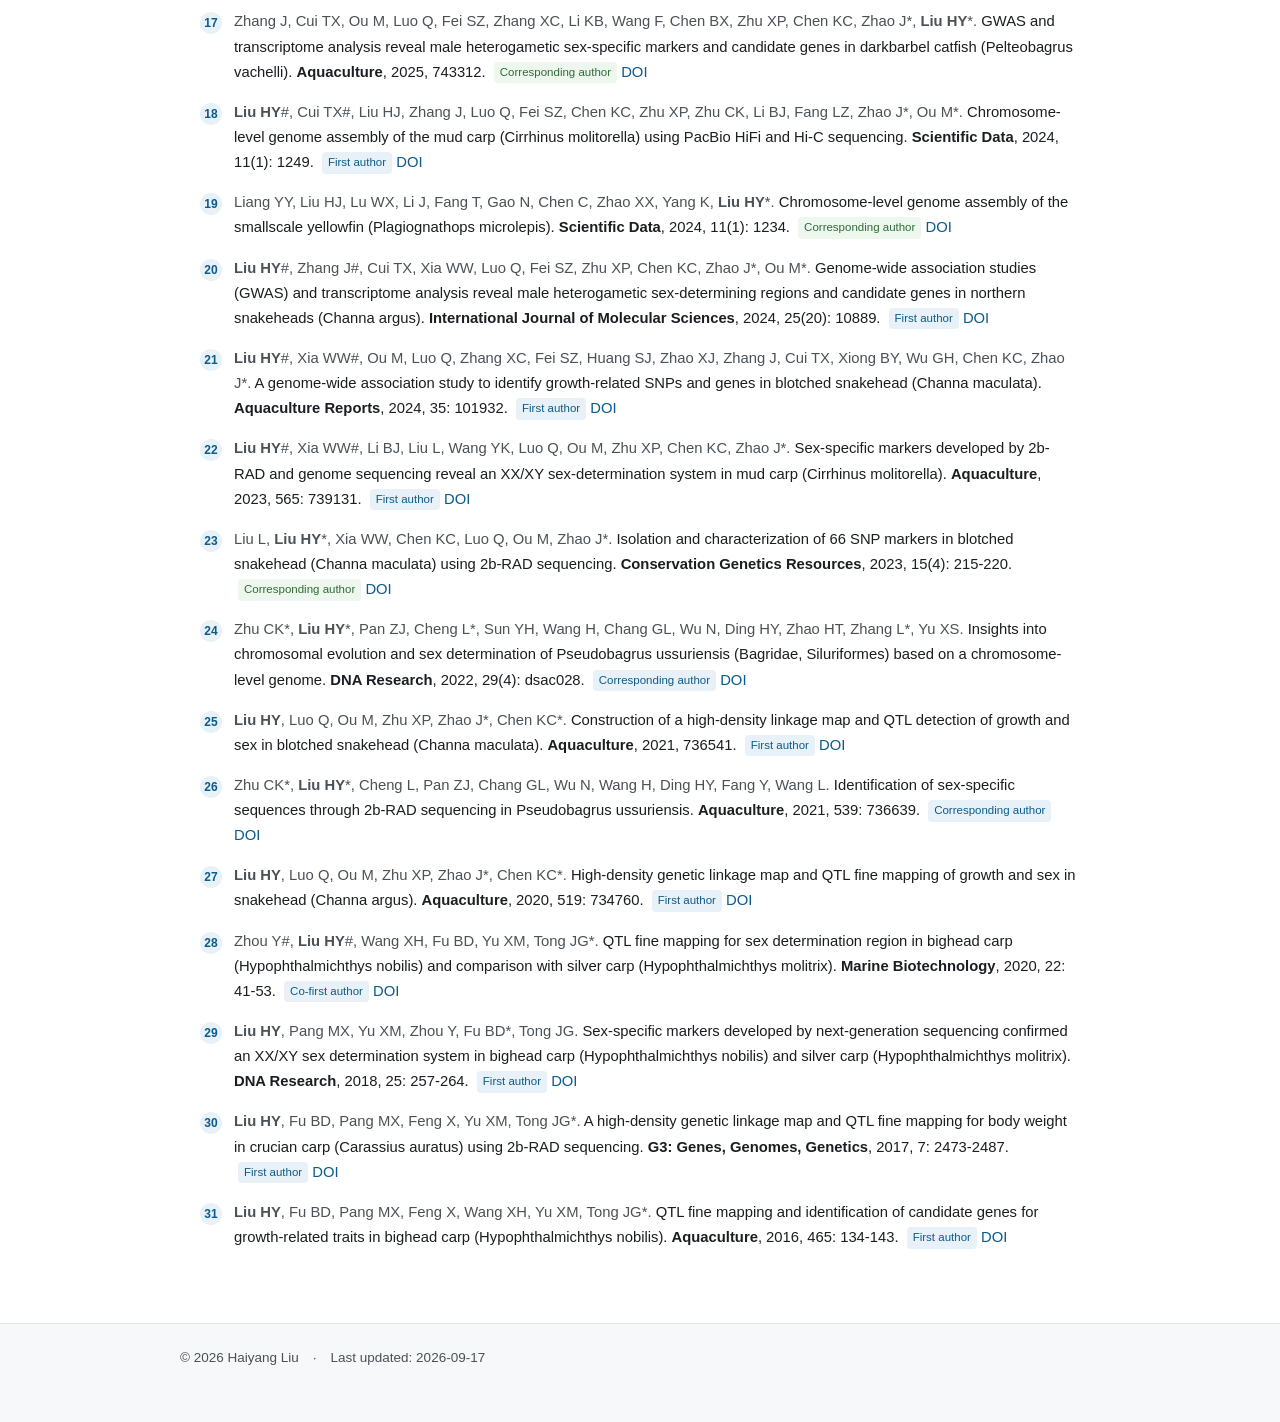
<file: publications-en.html>
<!DOCTYPE html>
<html lang="en">
<head>
<meta charset="utf-8">
<meta name="viewport" content="width=device-width, initial-scale=1">
<title>Complete publication list｜Haiyang Liu</title>
<meta name="description" content="Complete publication list of Haiyang Liu (33 papers): fish genome assembly and annotation, sex determination and growth genetics, SNP breeding arrays and genomic selection, with DOIs.">
<meta name="robots" content="noindex,follow"><!-- 内容与主页论文段落一致，设为 noindex 避免重复收录 -->

<link rel="alternate" hreflang="zh-CN" href="https://hyliu87-design.github.io/publications.html">
<link rel="alternate" hreflang="en" href="https://hyliu87-design.github.io/publications-en.html">
<link rel="icon" href="assets/favicon.svg" type="image/svg+xml">
<link rel="stylesheet" href="assets/style.css">
</head>
<body>
<header class="site-header"><div class="wrap">
  <div class="brand"><span class="name">Haiyang Liu</span><span class="name-en">刘海洋</span></div>
  <nav class="nav"><a href="en.html">← Back to home</a>
    <a class="lang" href="publications.html" hreflang="zh-CN" lang="zh-CN">中文</a></nav>
</div></header>
<main id="main" class="wrap">
  <section class="hero" style="padding-top:36px">
    <h1>First or corresponding-author papers (31, incl. co-first/co-corresponding)</h1>
    <p class="subtitle">First author 7 · Co-first 13 · Corresponding 12</p>
    <p class="hint">Author marks: # first author (incl. co-first); * corresponding author (incl. co-corresponding). All DOIs verified via Crossref against the version of record (preprints excluded). The author's own name is shown in bold.</p>
  </section>
  <section class="wrap" style="padding-top:0">
    <ol class="pub-list">
      <li>
        <span class="pub-authors"><strong>Liu HY</strong>#, Xie W#, Liu JF, Cui TX, Luo Q, Fei SZ, Zhu XP, Chen KC, Ou M*, Zhao J*.</span>
        <span class="pub-title">Chromosome-level genome assembly of blotched snakehead (Channa maculata) using PacBio HiFi and Hi-C sequencing.</span>
        <span class="pub-journal">Scientific Data</span>, 2026, Article in Press.
        <span class="role">First author</span>
        <a href="https://doi.org/10.1038/s41597-026-07416-8" rel="noopener" target="_blank">DOI</a>
      </li>
      <li>
        <span class="pub-authors">Liang YY, Liu HJ, Cui K, Li J, Fang T, Gao N, Chen C, Zhao XX, Yang K, Wang X, Zhao J, Lu WX*, <strong>Liu HY</strong>*.</span>
        <span class="pub-title">Chromosome-level genome assembly of Coreoperca whiteheadi.</span>
        <span class="pub-journal">Scientific Data</span>, 2026, Article in Press.
        <span class="role co">Corresponding author</span>
        <a href="https://doi.org/10.1038/s41597-026-08170-7" rel="noopener" target="_blank">DOI</a>
      </li>
      <li>
        <span class="pub-authors"><strong>Liu HY</strong>*, Liu HJ, Cui K, Lu WX, Li J, Fang T, Gao N, Chen C, Zhao XX, Yang K, Lin YF*, Liang YY*.</span>
        <span class="pub-title">Chromosome-level genome assembly of the Siniperca obscura.</span>
        <span class="pub-journal">Scientific Data</span>, 2026, 13: 333.
        <span class="role co">Corresponding author</span>
        <a href="https://doi.org/10.1038/s41597-026-06678-6" rel="noopener" target="_blank">DOI</a>
      </li>
      <li>
        <span class="pub-authors"><strong>Liu HY</strong>, Li XY, Xie W, Wang Y, Ou M, Luo Q, Fei SZ, Zhang XC, Chen WF, Zhu XP, Chen KC, Zhao J*.</span>
        <span class="pub-title">A genome-wide association study identifies candidate SNPs and genes associated with body weight in the northern snakehead (Channa argus) using a 50K SNP array.</span>
        <span class="pub-journal">Animals</span>, 2026, 16: 2471.
        <span class="role">First author</span>
        <a href="https://doi.org/10.3390/ani16162471" rel="noopener" target="_blank">DOI</a>
      </li>
      <li>
        <span class="pub-authors">Zhang J, Cui TX, Liu JJ, Liu JF, Xia WW, Ou M, Luo Q, Fei SZ, Zhu XP, Chen KC, Zhao J*, <strong>Liu HY</strong>*.</span>
        <span class="pub-title">Development of a 50K liquid SNP array and its application in GWAS and population genomics of northern snakehead (Channa argus).</span>
        <span class="pub-journal">Aquaculture</span>, 2026, 743737.
        <span class="role co">Corresponding author</span>
        <a href="https://doi.org/10.1016/j.aquaculture.2026.743737" rel="noopener" target="_blank">DOI</a>
      </li>
      <li>
        <span class="pub-authors">Zhang J, Cui TX, Yang ZW, Liu JJ, Liu JF, Ou M, Luo Q, Fei SZ, Zhu XP, Chen KC, Zhao J*, <strong>Liu HY</strong>*.</span>
        <span class="pub-title">Population identification in northern snakehead (Channa argus) through machine learning integration of informative SNPs from whole-genome sequencing and 50K SNP array.</span>
        <span class="pub-journal">Aquaculture</span>, 2026, 743659.
        <span class="role co">Corresponding author</span>
        <a href="https://doi.org/10.1016/j.aquaculture.2026.743659" rel="noopener" target="_blank">DOI</a>
      </li>
      <li>
        <span class="pub-authors">Xie W#, Xia WW#, Liu JJ, Liu JF, Wang Y, Ou M, Luo Q, Fei SZ, Chen KC, Jiang H, Zhao J*, <strong>Liu HY</strong>*.</span>
        <span class="pub-title">Development of a multiplex microsatellite genotyping system and its application in parentage assignment of hybrid snakehead (Channa argus ♀ × C. maculata ♂).</span>
        <span class="pub-journal">Aquaculture Reports</span>, 2026, 49: 103691.
        <span class="role co">Corresponding author</span>
        <a href="https://doi.org/10.1016/j.aqrep.2026.103691" rel="noopener" target="_blank">DOI</a>
      </li>
      <li>
        <span class="pub-authors">Zhu CK*, Zhu JY, Wang Y, Lu C, Ouyang ZS, Pan ZJ, Li SC, Sun YH, Chang GL, Zhao HT, Zhang L*, <strong>Liu HY</strong>*.</span>
        <span class="pub-title">Identification of growth-related SNPs and genes through genome-wide association studies in Pseudobagrus ussuriensis.</span>
        <span class="pub-journal">Marine Biotechnology</span>, 2026, 28(3): 107.
        <span class="role co">Corresponding author</span>
        <a href="https://doi.org/10.1007/s10126-026-10656-9" rel="noopener" target="_blank">DOI</a>
      </li>
      <li>
        <span class="pub-authors">Gan BJ, Wei LJ, Ma YX, Mo FL, Xiao S, Lu YD, Liu K, Yang BL, Zhang S*, <strong>Liu HY</strong>*.</span>
        <span class="pub-title">A chromosome-level reference genome assembly of the giant pangasius (Pangasius sanitwongsei).</span>
        <span class="pub-journal">Scientific Data</span>, 2026, 13: 130.
        <span class="role co">Corresponding author</span>
        <a href="https://doi.org/10.1038/s41597-025-06445-z" rel="noopener" target="_blank">DOI</a>
      </li>
      <li>
        <span class="pub-authors"><strong>Liu HY</strong>#, Zhang J#, Cui TX, Zhang XC, Li KB, Wang F, Luo Q, Fei SZ, Chen BX, Zhu CK, Chen KC, Zhu XP, Li BJ, Zhao J*, Fang LZ*, Ou M*.</span>
        <span class="pub-title">A chromosome-level genome assembly of the male darkbarbel catfish (Pelteobagrus vachelli) using PacBio HiFi and Hi-C data.</span>
        <span class="pub-journal">Scientific Data</span>, 2025, 12(1): 351.
        <span class="role">First author</span>
        <a href="https://doi.org/10.1038/s41597-025-04662-0" rel="noopener" target="_blank">DOI</a>
      </li>
      <li>
        <span class="pub-authors">Yu LY#, <strong>Liu HY</strong>#, Wei J, Zhang WC, Hong KH, Li HR, Zhou QY, Su QY, Liufu B, Zhu XP*, Wang YK*.</span>
        <span class="pub-title">A high-quality chromosome-level genome assembly and annotation of the giant freshwater prawn (Macrobrachium rosenbergii).</span>
        <span class="pub-journal">Scientific Data</span>, 2025, 12(1): 1181.
        <span class="role">Co-first author</span>
        <a href="https://doi.org/10.1038/s41597-025-05494-8" rel="noopener" target="_blank">DOI</a>
      </li>
      <li>
        <span class="pub-authors"><strong>Liu HY</strong>#, Liu JF#, Cui TX, Zhang J, Luo Q, Fei SZ, Chen KC, Zhu XP, Ou M*, Zhao J*.</span>
        <span class="pub-title">A chromosome-level reference genome assembly of the small snakehead (Channa asiatica).</span>
        <span class="pub-journal">Scientific Data</span>, 2025, 12(1): 1159.
        <span class="role">First author</span>
        <a href="https://doi.org/10.1038/s41597-025-05479-7" rel="noopener" target="_blank">DOI</a>
      </li>
      <li>
        <span class="pub-authors"><strong>Liu HY</strong>*, Yao JJ, Dong MD, Yi MS, Liu W*.</span>
        <span class="pub-title">Chromosome-level genome assembly of the marble goby (Oxyeleotris marmorata).</span>
        <span class="pub-journal">Scientific Data</span>, 2025, 12(1): 1596.
        <span class="role co">Corresponding author</span>
        <a href="https://doi.org/10.1038/s41597-025-05878-w" rel="noopener" target="_blank">DOI</a>
      </li>
      <li>
        <span class="pub-authors"><strong>Liu HY</strong>#, Cui TX#, Zhang J, Zhang Y, Luo Q, Fei SZ, Chen KC, Zhao J*, Ou M*.</span>
        <span class="pub-title">Identification of sex determination region and candidate genes in blotched snakehead (Channa maculata) through genome-wide association studies and transcriptome analysis.</span>
        <span class="pub-journal">Aquaculture Reports</span>, 2025, 42: 102825.
        <span class="role">First author</span>
        <a href="https://doi.org/10.1016/j.aqrep.2025.102825" rel="noopener" target="_blank">DOI</a>
      </li>
      <li>
        <span class="pub-authors">Cui TX#, <strong>Liu HY</strong>#, Zhang J, Luo Q, Fei SZ, Chen KC, Zhao J*, Ou M*.</span>
        <span class="pub-title">Development and evaluation of a 50K SNP array for blotched snakehead (Channa maculata).</span>
        <span class="pub-journal">Aquaculture</span>, 2025, 598: 742020.
        <span class="role">Co-first author</span>
        <a href="https://doi.org/10.1016/j.aquaculture.2024.742020" rel="noopener" target="_blank">DOI</a>
      </li>
      <li>
        <span class="pub-authors">Cui TX, Zhang J, Ou M, Luo Q, Fei SZ, Chen KC, Zhao J*, <strong>Liu HY</strong>*.</span>
        <span class="pub-title">Potential of genome-wide association studies to improve genomic selection for growth traits in blotched snakehead (Channa maculata).</span>
        <span class="pub-journal">Aquaculture</span>, 2025, 596: 741895.
        <span class="role co">Corresponding author</span>
        <a href="https://doi.org/10.1016/j.aquaculture.2024.741895" rel="noopener" target="_blank">DOI</a>
      </li>
      <li>
        <span class="pub-authors">Zhang J, Cui TX, Ou M, Luo Q, Fei SZ, Zhang XC, Li KB, Wang F, Chen BX, Zhu XP, Chen KC, Zhao J*, <strong>Liu HY</strong>*.</span>
        <span class="pub-title">GWAS and transcriptome analysis reveal male heterogametic sex-specific markers and candidate genes in darkbarbel catfish (Pelteobagrus vachelli).</span>
        <span class="pub-journal">Aquaculture</span>, 2025, 743312.
        <span class="role co">Corresponding author</span>
        <a href="https://doi.org/10.1016/j.aquaculture.2025.743312" rel="noopener" target="_blank">DOI</a>
      </li>
      <li>
        <span class="pub-authors"><strong>Liu HY</strong>#, Cui TX#, Liu HJ, Zhang J, Luo Q, Fei SZ, Chen KC, Zhu XP, Zhu CK, Li BJ, Fang LZ, Zhao J*, Ou M*.</span>
        <span class="pub-title">Chromosome-level genome assembly of the mud carp (Cirrhinus molitorella) using PacBio HiFi and Hi-C sequencing.</span>
        <span class="pub-journal">Scientific Data</span>, 2024, 11(1): 1249.
        <span class="role">First author</span>
        <a href="https://doi.org/10.1038/s41597-024-04075-5" rel="noopener" target="_blank">DOI</a>
      </li>
      <li>
        <span class="pub-authors">Liang YY, Liu HJ, Lu WX, Li J, Fang T, Gao N, Chen C, Zhao XX, Yang K, <strong>Liu HY</strong>*.</span>
        <span class="pub-title">Chromosome-level genome assembly of the smallscale yellowfin (Plagiognathops microlepis).</span>
        <span class="pub-journal">Scientific Data</span>, 2024, 11(1): 1234.
        <span class="role co">Corresponding author</span>
        <a href="https://doi.org/10.1038/s41597-024-04105-2" rel="noopener" target="_blank">DOI</a>
      </li>
      <li>
        <span class="pub-authors"><strong>Liu HY</strong>#, Zhang J#, Cui TX, Xia WW, Luo Q, Fei SZ, Zhu XP, Chen KC, Zhao J*, Ou M*.</span>
        <span class="pub-title">Genome-wide association studies (GWAS) and transcriptome analysis reveal male heterogametic sex-determining regions and candidate genes in northern snakeheads (Channa argus).</span>
        <span class="pub-journal">International Journal of Molecular Sciences</span>, 2024, 25(20): 10889.
        <span class="role">First author</span>
        <a href="https://doi.org/10.3390/ijms252010889" rel="noopener" target="_blank">DOI</a>
      </li>
      <li>
        <span class="pub-authors"><strong>Liu HY</strong>#, Xia WW#, Ou M, Luo Q, Zhang XC, Fei SZ, Huang SJ, Zhao XJ, Zhang J, Cui TX, Xiong BY, Wu GH, Chen KC, Zhao J*.</span>
        <span class="pub-title">A genome-wide association study to identify growth-related SNPs and genes in blotched snakehead (Channa maculata).</span>
        <span class="pub-journal">Aquaculture Reports</span>, 2024, 35: 101932.
        <span class="role">First author</span>
        <a href="https://doi.org/10.1016/j.aqrep.2024.101932" rel="noopener" target="_blank">DOI</a>
      </li>
      <li>
        <span class="pub-authors"><strong>Liu HY</strong>#, Xia WW#, Li BJ, Liu L, Wang YK, Luo Q, Ou M, Zhu XP, Chen KC, Zhao J*.</span>
        <span class="pub-title">Sex-specific markers developed by 2b-RAD and genome sequencing reveal an XX/XY sex-determination system in mud carp (Cirrhinus molitorella).</span>
        <span class="pub-journal">Aquaculture</span>, 2023, 565: 739131.
        <span class="role">First author</span>
        <a href="https://doi.org/10.1016/j.aquaculture.2022.739131" rel="noopener" target="_blank">DOI</a>
      </li>
      <li>
        <span class="pub-authors">Liu L, <strong>Liu HY</strong>*, Xia WW, Chen KC, Luo Q, Ou M, Zhao J*.</span>
        <span class="pub-title">Isolation and characterization of 66 SNP markers in blotched snakehead (Channa maculata) using 2b-RAD sequencing.</span>
        <span class="pub-journal">Conservation Genetics Resources</span>, 2023, 15(4): 215-220.
        <span class="role co">Corresponding author</span>
        <a href="https://doi.org/10.1007/s12686-023-01319-1" rel="noopener" target="_blank">DOI</a>
      </li>
      <li>
        <span class="pub-authors">Zhu CK*, <strong>Liu HY</strong>*, Pan ZJ, Cheng L*, Sun YH, Wang H, Chang GL, Wu N, Ding HY, Zhao HT, Zhang L*, Yu XS.</span>
        <span class="pub-title">Insights into chromosomal evolution and sex determination of Pseudobagrus ussuriensis (Bagridae, Siluriformes) based on a chromosome-level genome.</span>
        <span class="pub-journal">DNA Research</span>, 2022, 29(4): dsac028.
        <span class="role">Corresponding author</span>
        <a href="https://doi.org/10.1093/dnares/dsac028" rel="noopener" target="_blank">DOI</a>
      </li>
      <li>
        <span class="pub-authors"><strong>Liu HY</strong>, Luo Q, Ou M, Zhu XP, Zhao J*, Chen KC*.</span>
        <span class="pub-title">Construction of a high-density linkage map and QTL detection of growth and sex in blotched snakehead (Channa maculata).</span>
        <span class="pub-journal">Aquaculture</span>, 2021, 736541.
        <span class="role">First author</span>
        <a href="https://doi.org/10.1016/j.aquaculture.2021.736541" rel="noopener" target="_blank">DOI</a>
      </li>
      <li>
        <span class="pub-authors">Zhu CK*, <strong>Liu HY</strong>*, Cheng L, Pan ZJ, Chang GL, Wu N, Wang H, Ding HY, Fang Y, Wang L.</span>
        <span class="pub-title">Identification of sex-specific sequences through 2b-RAD sequencing in Pseudobagrus ussuriensis.</span>
        <span class="pub-journal">Aquaculture</span>, 2021, 539: 736639.
        <span class="role">Corresponding author</span>
        <a href="https://doi.org/10.1016/j.aquaculture.2021.736639" rel="noopener" target="_blank">DOI</a>
      </li>
      <li>
        <span class="pub-authors"><strong>Liu HY</strong>, Luo Q, Ou M, Zhu XP, Zhao J*, Chen KC*.</span>
        <span class="pub-title">High-density genetic linkage map and QTL fine mapping of growth and sex in snakehead (Channa argus).</span>
        <span class="pub-journal">Aquaculture</span>, 2020, 519: 734760.
        <span class="role">First author</span>
        <a href="https://doi.org/10.1016/j.aquaculture.2019.734760" rel="noopener" target="_blank">DOI</a>
      </li>
      <li>
        <span class="pub-authors">Zhou Y#, <strong>Liu HY</strong>#, Wang XH, Fu BD, Yu XM, Tong JG*.</span>
        <span class="pub-title">QTL fine mapping for sex determination region in bighead carp (Hypophthalmichthys nobilis) and comparison with silver carp (Hypophthalmichthys molitrix).</span>
        <span class="pub-journal">Marine Biotechnology</span>, 2020, 22: 41-53.
        <span class="role">Co-first author</span>
        <a href="https://doi.org/10.1007/s10126-019-09929-3" rel="noopener" target="_blank">DOI</a>
      </li>
      <li>
        <span class="pub-authors"><strong>Liu HY</strong>, Pang MX, Yu XM, Zhou Y, Fu BD*, Tong JG.</span>
        <span class="pub-title">Sex-specific markers developed by next-generation sequencing confirmed an XX/XY sex determination system in bighead carp (Hypophthalmichthys nobilis) and silver carp (Hypophthalmichthys molitrix).</span>
        <span class="pub-journal">DNA Research</span>, 2018, 25: 257-264.
        <span class="role">First author</span>
        <a href="https://doi.org/10.1093/dnares/dsx054" rel="noopener" target="_blank">DOI</a>
      </li>
      <li>
        <span class="pub-authors"><strong>Liu HY</strong>, Fu BD, Pang MX, Feng X, Yu XM, Tong JG*.</span>
        <span class="pub-title">A high-density genetic linkage map and QTL fine mapping for body weight in crucian carp (Carassius auratus) using 2b-RAD sequencing.</span>
        <span class="pub-journal">G3: Genes, Genomes, Genetics</span>, 2017, 7: 2473-2487.
        <span class="role">First author</span>
        <a href="https://doi.org/10.1534/g3.117.041376" rel="noopener" target="_blank">DOI</a>
      </li>
      <li>
        <span class="pub-authors"><strong>Liu HY</strong>, Fu BD, Pang MX, Feng X, Wang XH, Yu XM, Tong JG*.</span>
        <span class="pub-title">QTL fine mapping and identification of candidate genes for growth-related traits in bighead carp (Hypophthalmichthys nobilis).</span>
        <span class="pub-journal">Aquaculture</span>, 2016, 465: 134-143.
        <span class="role">First author</span>
        <a href="https://doi.org/10.1016/j.aquaculture.2016.08.039" rel="noopener" target="_blank">DOI</a>
      </li></ol>
  </section>
</main>
<footer class="site-footer"><div class="wrap">
  <p>© <span id="y">2026</span> Haiyang Liu　·　Last updated: 2026-09-17</p>
</div></footer>
<script>document.getElementById('y').textContent=new Date().getFullYear();</script>
</body>
</html>
</file>
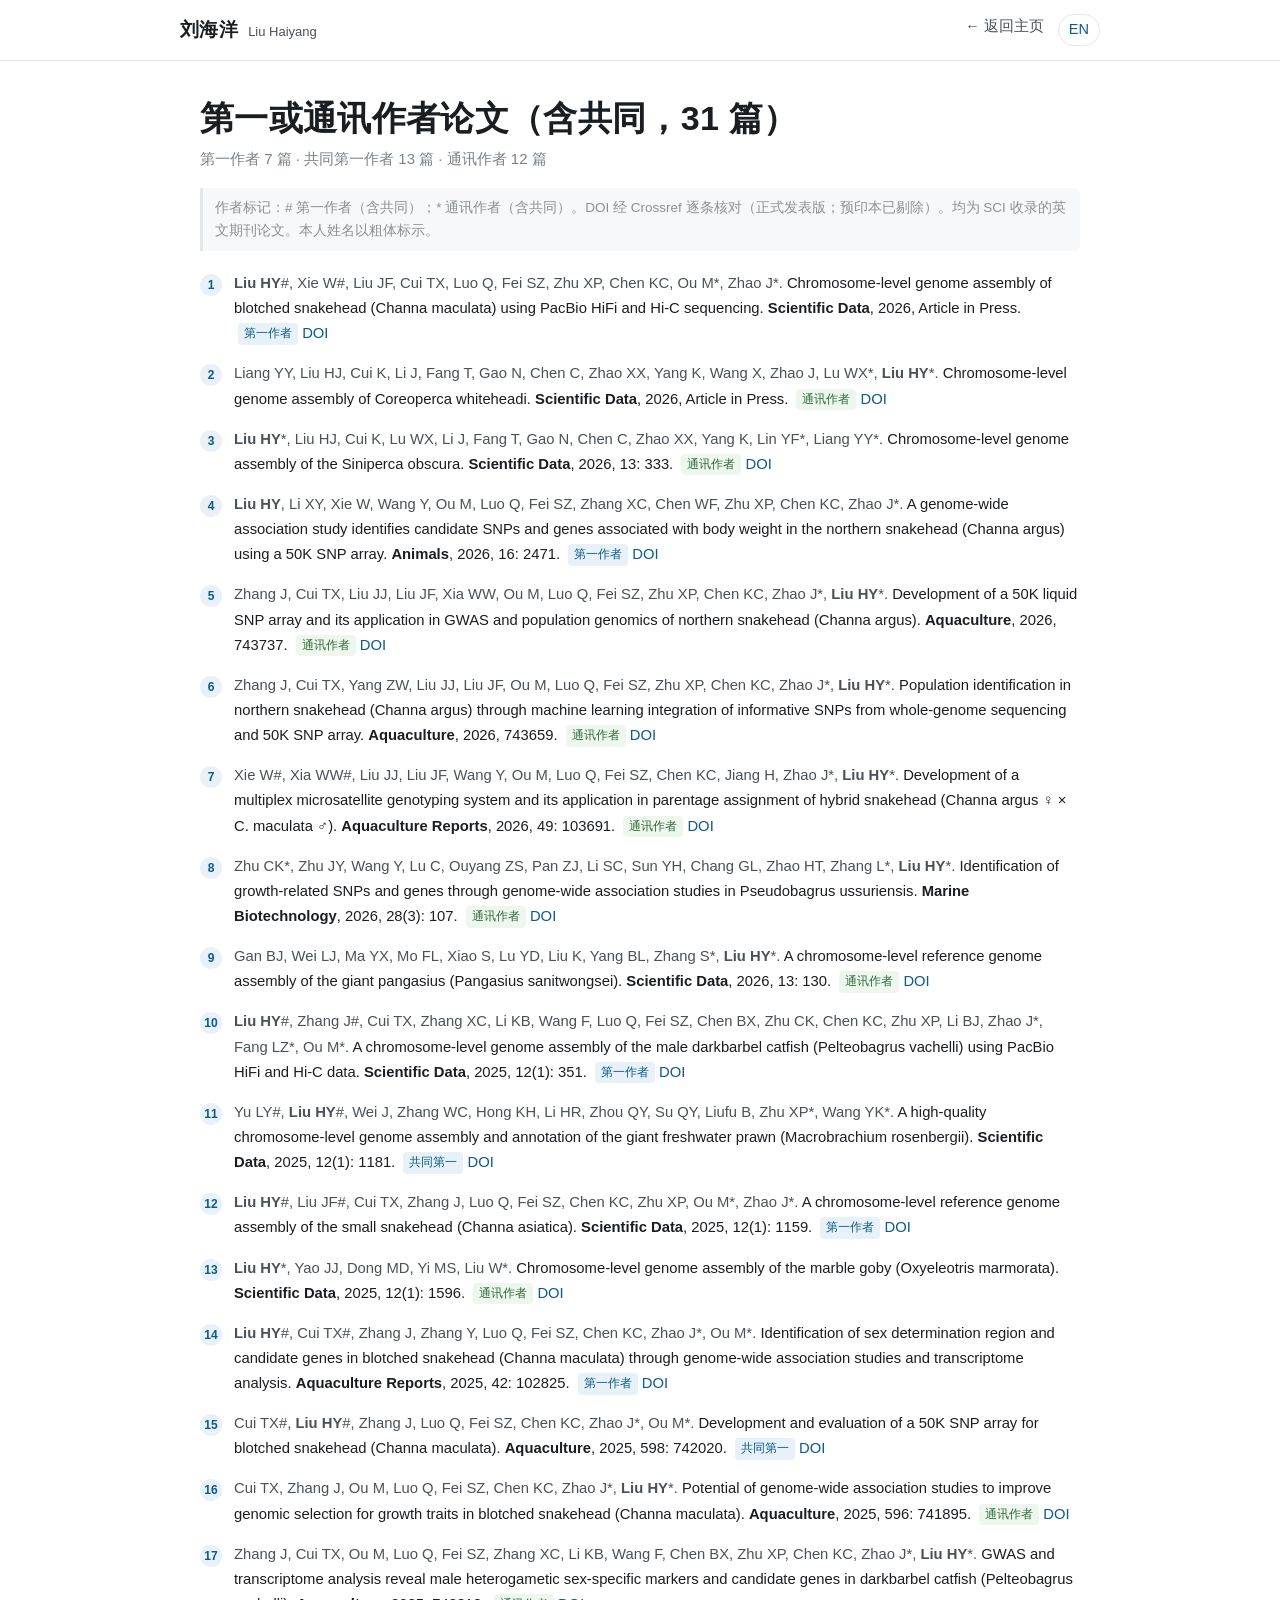
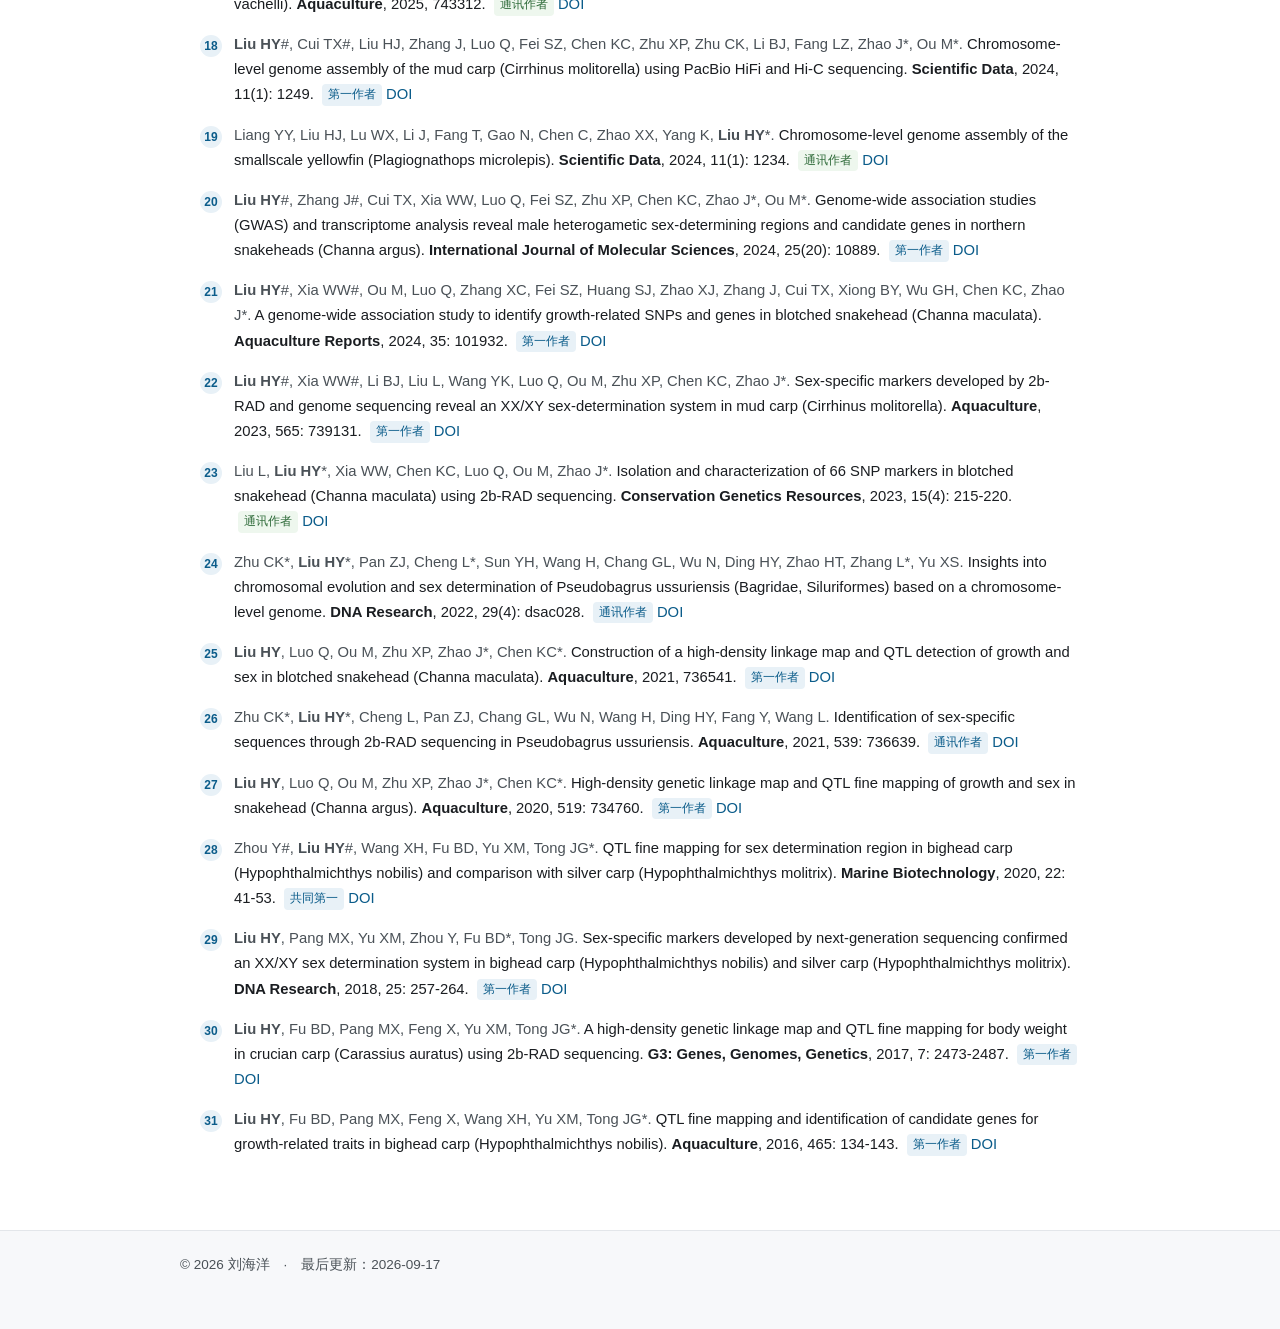
<file: publications.html>
<!DOCTYPE html>
<html lang="zh-CN">
<head>
<meta charset="utf-8">
<meta name="viewport" content="width=device-width, initial-scale=1">
<title>全部论文列表｜刘海洋</title>
<meta name="description" content="刘海洋全部论文列表（33 篇）：鱼类基因组组装与注释、性别决定与生长性状遗传解析、SNP 育种芯片与基因组选择。含 DOI。">
<meta name="robots" content="noindex,follow"><!-- 内容与主页论文段落一致，设为 noindex 避免重复收录 -->

<link rel="alternate" hreflang="zh-CN" href="https://hyliu87-design.github.io/publications.html">
<link rel="alternate" hreflang="en" href="https://hyliu87-design.github.io/publications-en.html">
<link rel="icon" href="assets/favicon.svg" type="image/svg+xml">
<link rel="stylesheet" href="assets/style.css">
</head>
<body>
<header class="site-header"><div class="wrap">
  <div class="brand"><span class="name">刘海洋</span><span class="name-en">Liu Haiyang</span></div>
  <nav class="nav"><a href="index.html">← 返回主页</a>
    <a class="lang" href="publications-en.html" hreflang="en" lang="en">EN</a></nav>
</div></header>
<main id="main" class="wrap">
  <section class="hero" style="padding-top:36px">
    <h1>第一或通讯作者论文（含共同，31 篇）</h1>
    <p class="subtitle">第一作者 7 篇 · 共同第一作者 13 篇 · 通讯作者 12 篇</p>
    <p class="hint">作者标记：# 第一作者（含共同）；* 通讯作者（含共同）。DOI 经 Crossref 逐条核对（正式发表版；预印本已剔除）。均为 SCI 收录的英文期刊论文。本人姓名以粗体标示。</p>
  </section>
  <section class="wrap" style="padding-top:0">
    <ol class="pub-list">
      <li>
        <span class="pub-authors"><strong>Liu HY</strong>#, Xie W#, Liu JF, Cui TX, Luo Q, Fei SZ, Zhu XP, Chen KC, Ou M*, Zhao J*.</span>
        <span class="pub-title">Chromosome-level genome assembly of blotched snakehead (Channa maculata) using PacBio HiFi and Hi-C sequencing.</span>
        <span class="pub-journal">Scientific Data</span>, 2026, Article in Press.
        <span class="role">第一作者</span>
        <a href="https://doi.org/10.1038/s41597-026-07416-8" rel="noopener" target="_blank">DOI</a>
      </li>
      <li>
        <span class="pub-authors">Liang YY, Liu HJ, Cui K, Li J, Fang T, Gao N, Chen C, Zhao XX, Yang K, Wang X, Zhao J, Lu WX*, <strong>Liu HY</strong>*.</span>
        <span class="pub-title">Chromosome-level genome assembly of Coreoperca whiteheadi.</span>
        <span class="pub-journal">Scientific Data</span>, 2026, Article in Press.
        <span class="role co">通讯作者</span>
        <a href="https://doi.org/10.1038/s41597-026-08170-7" rel="noopener" target="_blank">DOI</a>
      </li>
      <li>
        <span class="pub-authors"><strong>Liu HY</strong>*, Liu HJ, Cui K, Lu WX, Li J, Fang T, Gao N, Chen C, Zhao XX, Yang K, Lin YF*, Liang YY*.</span>
        <span class="pub-title">Chromosome-level genome assembly of the Siniperca obscura.</span>
        <span class="pub-journal">Scientific Data</span>, 2026, 13: 333.
        <span class="role co">通讯作者</span>
        <a href="https://doi.org/10.1038/s41597-026-06678-6" rel="noopener" target="_blank">DOI</a>
      </li>
      <li>
        <span class="pub-authors"><strong>Liu HY</strong>, Li XY, Xie W, Wang Y, Ou M, Luo Q, Fei SZ, Zhang XC, Chen WF, Zhu XP, Chen KC, Zhao J*.</span>
        <span class="pub-title">A genome-wide association study identifies candidate SNPs and genes associated with body weight in the northern snakehead (Channa argus) using a 50K SNP array.</span>
        <span class="pub-journal">Animals</span>, 2026, 16: 2471.
        <span class="role">第一作者</span>
        <a href="https://doi.org/10.3390/ani16162471" rel="noopener" target="_blank">DOI</a>
      </li>
      <li>
        <span class="pub-authors">Zhang J, Cui TX, Liu JJ, Liu JF, Xia WW, Ou M, Luo Q, Fei SZ, Zhu XP, Chen KC, Zhao J*, <strong>Liu HY</strong>*.</span>
        <span class="pub-title">Development of a 50K liquid SNP array and its application in GWAS and population genomics of northern snakehead (Channa argus).</span>
        <span class="pub-journal">Aquaculture</span>, 2026, 743737.
        <span class="role co">通讯作者</span>
        <a href="https://doi.org/10.1016/j.aquaculture.2026.743737" rel="noopener" target="_blank">DOI</a>
      </li>
      <li>
        <span class="pub-authors">Zhang J, Cui TX, Yang ZW, Liu JJ, Liu JF, Ou M, Luo Q, Fei SZ, Zhu XP, Chen KC, Zhao J*, <strong>Liu HY</strong>*.</span>
        <span class="pub-title">Population identification in northern snakehead (Channa argus) through machine learning integration of informative SNPs from whole-genome sequencing and 50K SNP array.</span>
        <span class="pub-journal">Aquaculture</span>, 2026, 743659.
        <span class="role co">通讯作者</span>
        <a href="https://doi.org/10.1016/j.aquaculture.2026.743659" rel="noopener" target="_blank">DOI</a>
      </li>
      <li>
        <span class="pub-authors">Xie W#, Xia WW#, Liu JJ, Liu JF, Wang Y, Ou M, Luo Q, Fei SZ, Chen KC, Jiang H, Zhao J*, <strong>Liu HY</strong>*.</span>
        <span class="pub-title">Development of a multiplex microsatellite genotyping system and its application in parentage assignment of hybrid snakehead (Channa argus ♀ × C. maculata ♂).</span>
        <span class="pub-journal">Aquaculture Reports</span>, 2026, 49: 103691.
        <span class="role co">通讯作者</span>
        <a href="https://doi.org/10.1016/j.aqrep.2026.103691" rel="noopener" target="_blank">DOI</a>
      </li>
      <li>
        <span class="pub-authors">Zhu CK*, Zhu JY, Wang Y, Lu C, Ouyang ZS, Pan ZJ, Li SC, Sun YH, Chang GL, Zhao HT, Zhang L*, <strong>Liu HY</strong>*.</span>
        <span class="pub-title">Identification of growth-related SNPs and genes through genome-wide association studies in Pseudobagrus ussuriensis.</span>
        <span class="pub-journal">Marine Biotechnology</span>, 2026, 28(3): 107.
        <span class="role co">通讯作者</span>
        <a href="https://doi.org/10.1007/s10126-026-10656-9" rel="noopener" target="_blank">DOI</a>
      </li>
      <li>
        <span class="pub-authors">Gan BJ, Wei LJ, Ma YX, Mo FL, Xiao S, Lu YD, Liu K, Yang BL, Zhang S*, <strong>Liu HY</strong>*.</span>
        <span class="pub-title">A chromosome-level reference genome assembly of the giant pangasius (Pangasius sanitwongsei).</span>
        <span class="pub-journal">Scientific Data</span>, 2026, 13: 130.
        <span class="role co">通讯作者</span>
        <a href="https://doi.org/10.1038/s41597-025-06445-z" rel="noopener" target="_blank">DOI</a>
      </li>
      <li>
        <span class="pub-authors"><strong>Liu HY</strong>#, Zhang J#, Cui TX, Zhang XC, Li KB, Wang F, Luo Q, Fei SZ, Chen BX, Zhu CK, Chen KC, Zhu XP, Li BJ, Zhao J*, Fang LZ*, Ou M*.</span>
        <span class="pub-title">A chromosome-level genome assembly of the male darkbarbel catfish (Pelteobagrus vachelli) using PacBio HiFi and Hi-C data.</span>
        <span class="pub-journal">Scientific Data</span>, 2025, 12(1): 351.
        <span class="role">第一作者</span>
        <a href="https://doi.org/10.1038/s41597-025-04662-0" rel="noopener" target="_blank">DOI</a>
      </li>
      <li>
        <span class="pub-authors">Yu LY#, <strong>Liu HY</strong>#, Wei J, Zhang WC, Hong KH, Li HR, Zhou QY, Su QY, Liufu B, Zhu XP*, Wang YK*.</span>
        <span class="pub-title">A high-quality chromosome-level genome assembly and annotation of the giant freshwater prawn (Macrobrachium rosenbergii).</span>
        <span class="pub-journal">Scientific Data</span>, 2025, 12(1): 1181.
        <span class="role">共同第一</span>
        <a href="https://doi.org/10.1038/s41597-025-05494-8" rel="noopener" target="_blank">DOI</a>
      </li>
      <li>
        <span class="pub-authors"><strong>Liu HY</strong>#, Liu JF#, Cui TX, Zhang J, Luo Q, Fei SZ, Chen KC, Zhu XP, Ou M*, Zhao J*.</span>
        <span class="pub-title">A chromosome-level reference genome assembly of the small snakehead (Channa asiatica).</span>
        <span class="pub-journal">Scientific Data</span>, 2025, 12(1): 1159.
        <span class="role">第一作者</span>
        <a href="https://doi.org/10.1038/s41597-025-05479-7" rel="noopener" target="_blank">DOI</a>
      </li>
      <li>
        <span class="pub-authors"><strong>Liu HY</strong>*, Yao JJ, Dong MD, Yi MS, Liu W*.</span>
        <span class="pub-title">Chromosome-level genome assembly of the marble goby (Oxyeleotris marmorata).</span>
        <span class="pub-journal">Scientific Data</span>, 2025, 12(1): 1596.
        <span class="role co">通讯作者</span>
        <a href="https://doi.org/10.1038/s41597-025-05878-w" rel="noopener" target="_blank">DOI</a>
      </li>
      <li>
        <span class="pub-authors"><strong>Liu HY</strong>#, Cui TX#, Zhang J, Zhang Y, Luo Q, Fei SZ, Chen KC, Zhao J*, Ou M*.</span>
        <span class="pub-title">Identification of sex determination region and candidate genes in blotched snakehead (Channa maculata) through genome-wide association studies and transcriptome analysis.</span>
        <span class="pub-journal">Aquaculture Reports</span>, 2025, 42: 102825.
        <span class="role">第一作者</span>
        <a href="https://doi.org/10.1016/j.aqrep.2025.102825" rel="noopener" target="_blank">DOI</a>
      </li>
      <li>
        <span class="pub-authors">Cui TX#, <strong>Liu HY</strong>#, Zhang J, Luo Q, Fei SZ, Chen KC, Zhao J*, Ou M*.</span>
        <span class="pub-title">Development and evaluation of a 50K SNP array for blotched snakehead (Channa maculata).</span>
        <span class="pub-journal">Aquaculture</span>, 2025, 598: 742020.
        <span class="role">共同第一</span>
        <a href="https://doi.org/10.1016/j.aquaculture.2024.742020" rel="noopener" target="_blank">DOI</a>
      </li>
      <li>
        <span class="pub-authors">Cui TX, Zhang J, Ou M, Luo Q, Fei SZ, Chen KC, Zhao J*, <strong>Liu HY</strong>*.</span>
        <span class="pub-title">Potential of genome-wide association studies to improve genomic selection for growth traits in blotched snakehead (Channa maculata).</span>
        <span class="pub-journal">Aquaculture</span>, 2025, 596: 741895.
        <span class="role co">通讯作者</span>
        <a href="https://doi.org/10.1016/j.aquaculture.2024.741895" rel="noopener" target="_blank">DOI</a>
      </li>
      <li>
        <span class="pub-authors">Zhang J, Cui TX, Ou M, Luo Q, Fei SZ, Zhang XC, Li KB, Wang F, Chen BX, Zhu XP, Chen KC, Zhao J*, <strong>Liu HY</strong>*.</span>
        <span class="pub-title">GWAS and transcriptome analysis reveal male heterogametic sex-specific markers and candidate genes in darkbarbel catfish (Pelteobagrus vachelli).</span>
        <span class="pub-journal">Aquaculture</span>, 2025, 743312.
        <span class="role co">通讯作者</span>
        <a href="https://doi.org/10.1016/j.aquaculture.2025.743312" rel="noopener" target="_blank">DOI</a>
      </li>
      <li>
        <span class="pub-authors"><strong>Liu HY</strong>#, Cui TX#, Liu HJ, Zhang J, Luo Q, Fei SZ, Chen KC, Zhu XP, Zhu CK, Li BJ, Fang LZ, Zhao J*, Ou M*.</span>
        <span class="pub-title">Chromosome-level genome assembly of the mud carp (Cirrhinus molitorella) using PacBio HiFi and Hi-C sequencing.</span>
        <span class="pub-journal">Scientific Data</span>, 2024, 11(1): 1249.
        <span class="role">第一作者</span>
        <a href="https://doi.org/10.1038/s41597-024-04075-5" rel="noopener" target="_blank">DOI</a>
      </li>
      <li>
        <span class="pub-authors">Liang YY, Liu HJ, Lu WX, Li J, Fang T, Gao N, Chen C, Zhao XX, Yang K, <strong>Liu HY</strong>*.</span>
        <span class="pub-title">Chromosome-level genome assembly of the smallscale yellowfin (Plagiognathops microlepis).</span>
        <span class="pub-journal">Scientific Data</span>, 2024, 11(1): 1234.
        <span class="role co">通讯作者</span>
        <a href="https://doi.org/10.1038/s41597-024-04105-2" rel="noopener" target="_blank">DOI</a>
      </li>
      <li>
        <span class="pub-authors"><strong>Liu HY</strong>#, Zhang J#, Cui TX, Xia WW, Luo Q, Fei SZ, Zhu XP, Chen KC, Zhao J*, Ou M*.</span>
        <span class="pub-title">Genome-wide association studies (GWAS) and transcriptome analysis reveal male heterogametic sex-determining regions and candidate genes in northern snakeheads (Channa argus).</span>
        <span class="pub-journal">International Journal of Molecular Sciences</span>, 2024, 25(20): 10889.
        <span class="role">第一作者</span>
        <a href="https://doi.org/10.3390/ijms252010889" rel="noopener" target="_blank">DOI</a>
      </li>
      <li>
        <span class="pub-authors"><strong>Liu HY</strong>#, Xia WW#, Ou M, Luo Q, Zhang XC, Fei SZ, Huang SJ, Zhao XJ, Zhang J, Cui TX, Xiong BY, Wu GH, Chen KC, Zhao J*.</span>
        <span class="pub-title">A genome-wide association study to identify growth-related SNPs and genes in blotched snakehead (Channa maculata).</span>
        <span class="pub-journal">Aquaculture Reports</span>, 2024, 35: 101932.
        <span class="role">第一作者</span>
        <a href="https://doi.org/10.1016/j.aqrep.2024.101932" rel="noopener" target="_blank">DOI</a>
      </li>
      <li>
        <span class="pub-authors"><strong>Liu HY</strong>#, Xia WW#, Li BJ, Liu L, Wang YK, Luo Q, Ou M, Zhu XP, Chen KC, Zhao J*.</span>
        <span class="pub-title">Sex-specific markers developed by 2b-RAD and genome sequencing reveal an XX/XY sex-determination system in mud carp (Cirrhinus molitorella).</span>
        <span class="pub-journal">Aquaculture</span>, 2023, 565: 739131.
        <span class="role">第一作者</span>
        <a href="https://doi.org/10.1016/j.aquaculture.2022.739131" rel="noopener" target="_blank">DOI</a>
      </li>
      <li>
        <span class="pub-authors">Liu L, <strong>Liu HY</strong>*, Xia WW, Chen KC, Luo Q, Ou M, Zhao J*.</span>
        <span class="pub-title">Isolation and characterization of 66 SNP markers in blotched snakehead (Channa maculata) using 2b-RAD sequencing.</span>
        <span class="pub-journal">Conservation Genetics Resources</span>, 2023, 15(4): 215-220.
        <span class="role co">通讯作者</span>
        <a href="https://doi.org/10.1007/s12686-023-01319-1" rel="noopener" target="_blank">DOI</a>
      </li>
      <li>
        <span class="pub-authors">Zhu CK*, <strong>Liu HY</strong>*, Pan ZJ, Cheng L*, Sun YH, Wang H, Chang GL, Wu N, Ding HY, Zhao HT, Zhang L*, Yu XS.</span>
        <span class="pub-title">Insights into chromosomal evolution and sex determination of Pseudobagrus ussuriensis (Bagridae, Siluriformes) based on a chromosome-level genome.</span>
        <span class="pub-journal">DNA Research</span>, 2022, 29(4): dsac028.
        <span class="role">通讯作者</span>
        <a href="https://doi.org/10.1093/dnares/dsac028" rel="noopener" target="_blank">DOI</a>
      </li>
      <li>
        <span class="pub-authors"><strong>Liu HY</strong>, Luo Q, Ou M, Zhu XP, Zhao J*, Chen KC*.</span>
        <span class="pub-title">Construction of a high-density linkage map and QTL detection of growth and sex in blotched snakehead (Channa maculata).</span>
        <span class="pub-journal">Aquaculture</span>, 2021, 736541.
        <span class="role">第一作者</span>
        <a href="https://doi.org/10.1016/j.aquaculture.2021.736541" rel="noopener" target="_blank">DOI</a>
      </li>
      <li>
        <span class="pub-authors">Zhu CK*, <strong>Liu HY</strong>*, Cheng L, Pan ZJ, Chang GL, Wu N, Wang H, Ding HY, Fang Y, Wang L.</span>
        <span class="pub-title">Identification of sex-specific sequences through 2b-RAD sequencing in Pseudobagrus ussuriensis.</span>
        <span class="pub-journal">Aquaculture</span>, 2021, 539: 736639.
        <span class="role">通讯作者</span>
        <a href="https://doi.org/10.1016/j.aquaculture.2021.736639" rel="noopener" target="_blank">DOI</a>
      </li>
      <li>
        <span class="pub-authors"><strong>Liu HY</strong>, Luo Q, Ou M, Zhu XP, Zhao J*, Chen KC*.</span>
        <span class="pub-title">High-density genetic linkage map and QTL fine mapping of growth and sex in snakehead (Channa argus).</span>
        <span class="pub-journal">Aquaculture</span>, 2020, 519: 734760.
        <span class="role">第一作者</span>
        <a href="https://doi.org/10.1016/j.aquaculture.2019.734760" rel="noopener" target="_blank">DOI</a>
      </li>
      <li>
        <span class="pub-authors">Zhou Y#, <strong>Liu HY</strong>#, Wang XH, Fu BD, Yu XM, Tong JG*.</span>
        <span class="pub-title">QTL fine mapping for sex determination region in bighead carp (Hypophthalmichthys nobilis) and comparison with silver carp (Hypophthalmichthys molitrix).</span>
        <span class="pub-journal">Marine Biotechnology</span>, 2020, 22: 41-53.
        <span class="role">共同第一</span>
        <a href="https://doi.org/10.1007/s10126-019-09929-3" rel="noopener" target="_blank">DOI</a>
      </li>
      <li>
        <span class="pub-authors"><strong>Liu HY</strong>, Pang MX, Yu XM, Zhou Y, Fu BD*, Tong JG.</span>
        <span class="pub-title">Sex-specific markers developed by next-generation sequencing confirmed an XX/XY sex determination system in bighead carp (Hypophthalmichthys nobilis) and silver carp (Hypophthalmichthys molitrix).</span>
        <span class="pub-journal">DNA Research</span>, 2018, 25: 257-264.
        <span class="role">第一作者</span>
        <a href="https://doi.org/10.1093/dnares/dsx054" rel="noopener" target="_blank">DOI</a>
      </li>
      <li>
        <span class="pub-authors"><strong>Liu HY</strong>, Fu BD, Pang MX, Feng X, Yu XM, Tong JG*.</span>
        <span class="pub-title">A high-density genetic linkage map and QTL fine mapping for body weight in crucian carp (Carassius auratus) using 2b-RAD sequencing.</span>
        <span class="pub-journal">G3: Genes, Genomes, Genetics</span>, 2017, 7: 2473-2487.
        <span class="role">第一作者</span>
        <a href="https://doi.org/10.1534/g3.117.041376" rel="noopener" target="_blank">DOI</a>
      </li>
      <li>
        <span class="pub-authors"><strong>Liu HY</strong>, Fu BD, Pang MX, Feng X, Wang XH, Yu XM, Tong JG*.</span>
        <span class="pub-title">QTL fine mapping and identification of candidate genes for growth-related traits in bighead carp (Hypophthalmichthys nobilis).</span>
        <span class="pub-journal">Aquaculture</span>, 2016, 465: 134-143.
        <span class="role">第一作者</span>
        <a href="https://doi.org/10.1016/j.aquaculture.2016.08.039" rel="noopener" target="_blank">DOI</a>
      </li></ol>
  </section>
</main>
<footer class="site-footer"><div class="wrap">
  <p>© <span id="y">2026</span> 刘海洋　·　最后更新：2026-09-17</p>
</div></footer>
<script>document.getElementById('y').textContent=new Date().getFullYear();</script>
</body>
</html>
</file>
<file: assets/style.css>
:root{
  --fg:#1a1d21; --fg-soft:#4a5157; --bg:#ffffff; --bg-soft:#f7f8fa;
  --line:#e3e6ea; --accent:#0b5c8a; --accent-soft:#e8f1f7; --maxw:960px;
}
*{box-sizing:border-box}
html{-webkit-text-size-adjust:100%}
body{
  margin:0; background:var(--bg); color:var(--fg);
  font:16px/1.75 -apple-system,BlinkMacSystemFont,"Segoe UI","PingFang SC","Hiragino Sans GB",
       "Microsoft YaHei","Noto Sans CJK SC","Source Han Sans SC",Arial,sans-serif;
}
a{color:var(--accent); text-decoration:none}
a:hover{text-decoration:underline}
.wrap{max-width:var(--maxw); margin:0 auto; padding:0 20px}
.skip{position:absolute; left:-9999px}
.skip:focus{left:8px; top:8px; background:#fff; padding:8px 12px; border:1px solid var(--line); z-index:9}

/* header */
.site-header{position:sticky; top:0; z-index:5; background:rgba(255,255,255,.94);
  backdrop-filter:saturate(180%) blur(8px); border-bottom:1px solid var(--line)}
.site-header .wrap{display:flex; align-items:center; justify-content:space-between;
  gap:16px; min-height:60px; flex-wrap:wrap; padding-top:8px; padding-bottom:8px}
.brand{display:flex; align-items:baseline; gap:10px}
.brand .name{font-size:19px; font-weight:700; letter-spacing:.02em}
.brand .name-en{font-size:13px; color:var(--fg-soft)}
.nav{display:flex; gap:14px; flex-wrap:wrap; font-size:14.5px}
.nav a{color:var(--fg-soft)}
.nav a.lang{border:1px solid var(--line); border-radius:999px; padding:2px 10px; color:var(--accent)}
.nav a.cv-link{border:1px solid var(--accent); background:var(--accent-soft); border-radius:999px;
  padding:2px 11px; color:var(--accent); font-weight:600}

/* hero */
.hero{padding:52px 20px 8px}
.hero h1{margin:0 0 6px; font-size:clamp(25px,3.6vw,34px); line-height:1.25; letter-spacing:.01em}
.hero .subtitle{font-size:15px; color:#7b8288; margin:0 0 16px}
.lede{font-size:16.5px; color:var(--fg-soft); max-width:74ch; margin:0 0 16px}
.lede strong{color:var(--fg); font-weight:650}
.meta-line{font-size:14px; color:var(--fg-soft); border-top:1px dashed var(--line); padding-top:12px; margin:0}

/* hero 个人照片 */
.hero-grid{display:grid; grid-template-columns:minmax(0,1fr) auto; gap:28px; align-items:start}
.hero-photo{margin:0}
.hero-photo img{display:block; width:clamp(132px,15vw,178px); height:auto; border-radius:10px;
  border:1px solid var(--line); box-shadow:0 2px 10px rgba(0,0,0,.07)}

/* stats */
.stats{display:grid; grid-template-columns:repeat(auto-fit,minmax(150px,1fr)); gap:12px; margin:22px 0 0}
.stat{background:var(--bg-soft); border:1px solid var(--line); border-radius:10px; padding:14px 16px}
.stat .num{font-size:23px; font-weight:700; color:var(--accent); line-height:1.2}
.stat .lbl{font-size:13px; color:var(--fg-soft); margin-top:2px}

/* sections */
section.wrap{padding:32px 20px}
h2{font-size:21px; margin:0 0 18px; padding-bottom:8px; border-bottom:2px solid var(--accent-soft); display:inline-block}
h3{font-size:16.5px; margin:0 0 8px}
p{margin:0 0 12px}
.hint{font-size:13.5px; color:#8a9199; background:var(--bg-soft); border-left:3px solid var(--line);
  padding:8px 12px; border-radius:0 6px 6px 0}

/* cards */
.cards{display:grid; grid-template-columns:repeat(auto-fit,minmax(272px,1fr)); gap:16px}
.card{background:var(--bg-soft); border:1px solid var(--line); border-radius:10px; padding:18px 18px 8px}
.card p{font-size:14.6px; color:var(--fg-soft); margin-bottom:12px}

/* lists */
.plain-list{margin:0; padding-left:20px}
.plain-list li{margin-bottom:9px}
.plain-list.tight li{margin-bottom:5px; font-size:15px}

/* publications */
.pub-list{padding-left:0; margin:0 0 10px; list-style:none; counter-reset:p}
.pub-list li{position:relative; padding-left:34px; margin-bottom:15px; font-size:14.8px; line-height:1.7}
.pub-list li::before{counter-increment:p; content:counter(p); position:absolute; left:0; top:3px;
  width:22px; height:22px; border-radius:50%; background:var(--accent-soft); color:var(--accent);
  font-size:12px; font-weight:700; text-align:center; line-height:22px}
.pub-title{font-weight:400}
.pub-authors{color:var(--fg-soft)}
.pub-journal{font-weight:700}
.role{display:inline-block; font-size:11.5px; padding:1px 6px; border-radius:4px; margin-left:4px;
  background:var(--accent-soft); color:var(--accent); vertical-align:1px; white-space:nowrap}
.role.co{background:#eef7ee; color:#2f6b3a}

/* timeline */
.timeline{list-style:none; margin:0; padding:0}
.timeline li{display:flex; gap:14px; padding:9px 0; border-bottom:1px dashed var(--line); font-size:15px}
.timeline li:last-child{border-bottom:none}
.timeline .when{flex:0 0 148px; color:#7b8288; font-variant-numeric:tabular-nums}

/* footer */
.site-footer{border-top:1px solid var(--line); margin-top:26px; padding:22px 0 40px;
  background:var(--bg-soft); font-size:13.5px; color:var(--fg-soft)}
.site-footer .tiny{font-size:12.5px; color:#9aa1a8; margin:4px 0 0}

@media (max-width:640px){
  .hero{padding-top:34px}
  .hero-grid{grid-template-columns:1fr; gap:20px}
  .hero-photo{order:-1}
  .hero-photo img{width:min(46vw,168px); margin:0 auto}
  section.wrap{padding:26px 20px}
  .nav{gap:10px; font-size:13.5px}
  .timeline li{flex-direction:column; gap:2px}
  .timeline .when{flex:none}
}
@media print{
  .site-header,.skip{display:none}
  body{font-size:11pt} .card,.stat{break-inside:avoid}
  .hero-photo img{width:120px; box-shadow:none}
}
</file>
